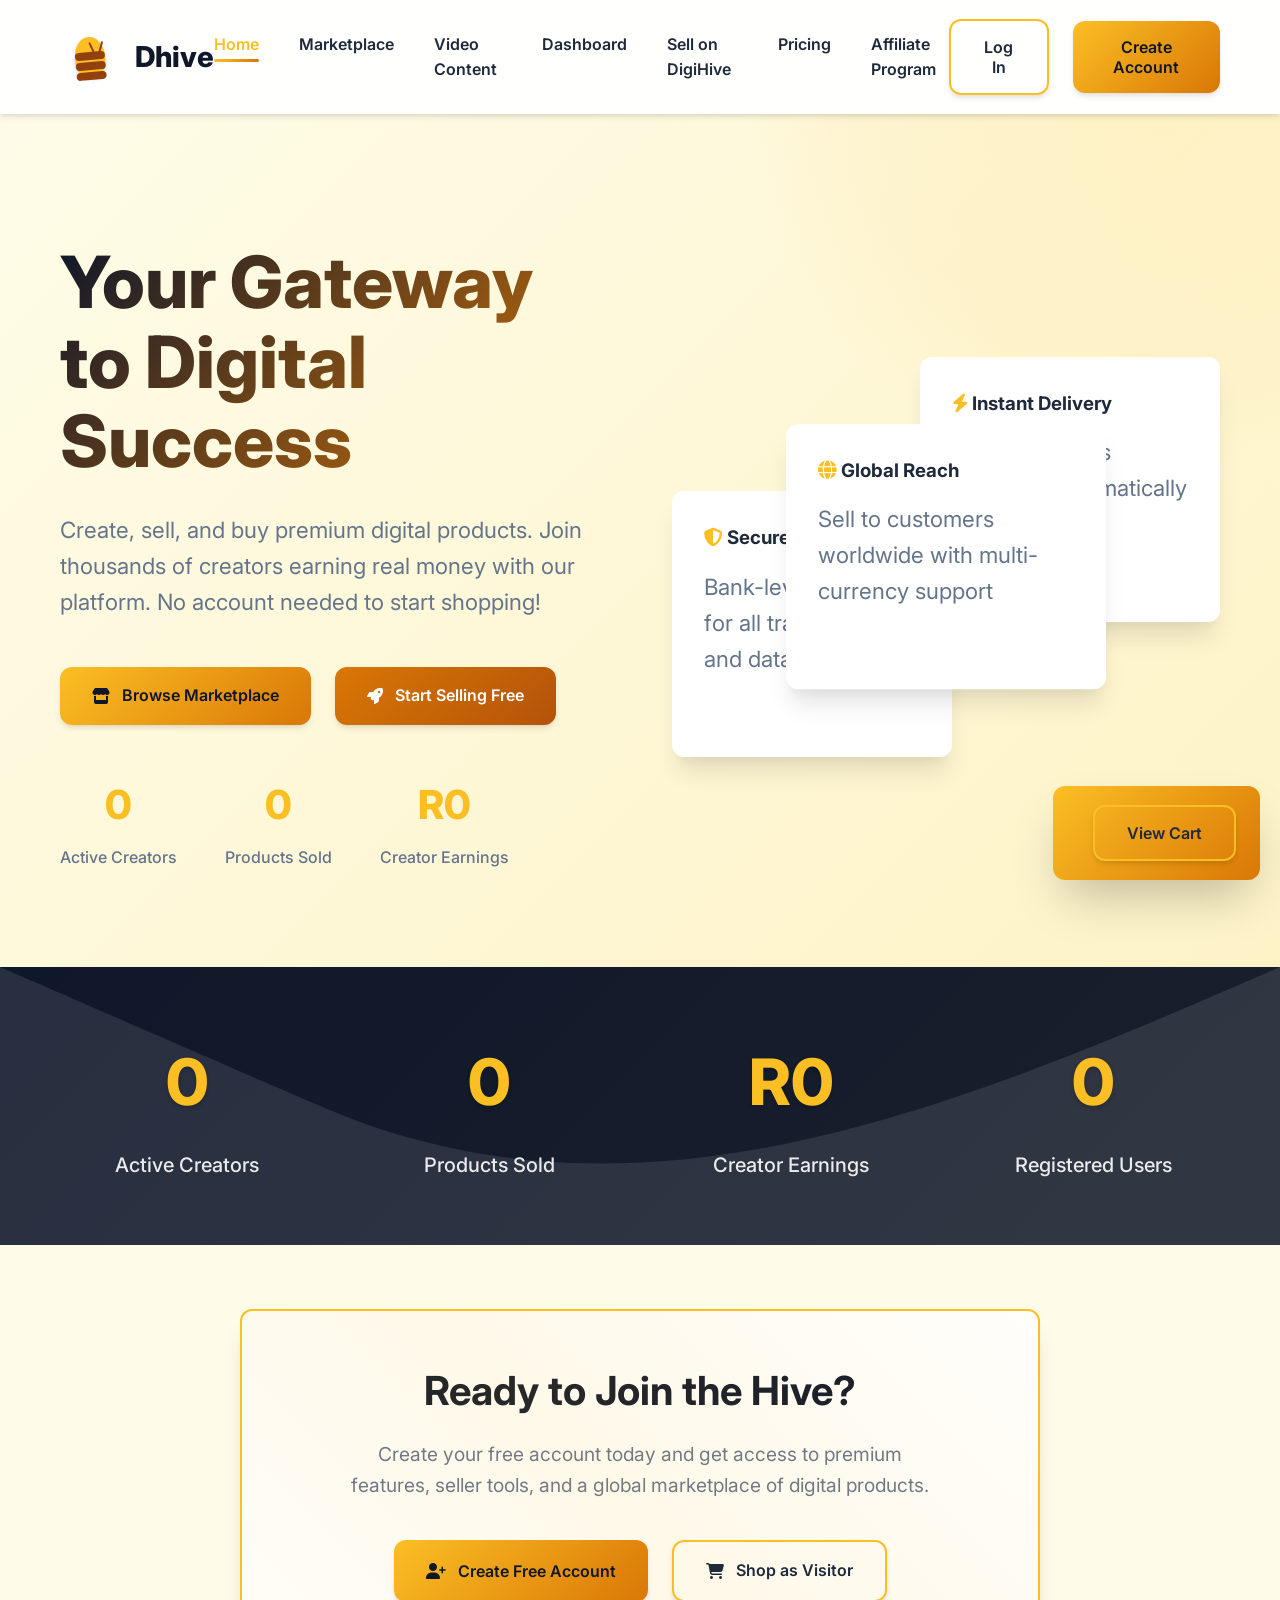
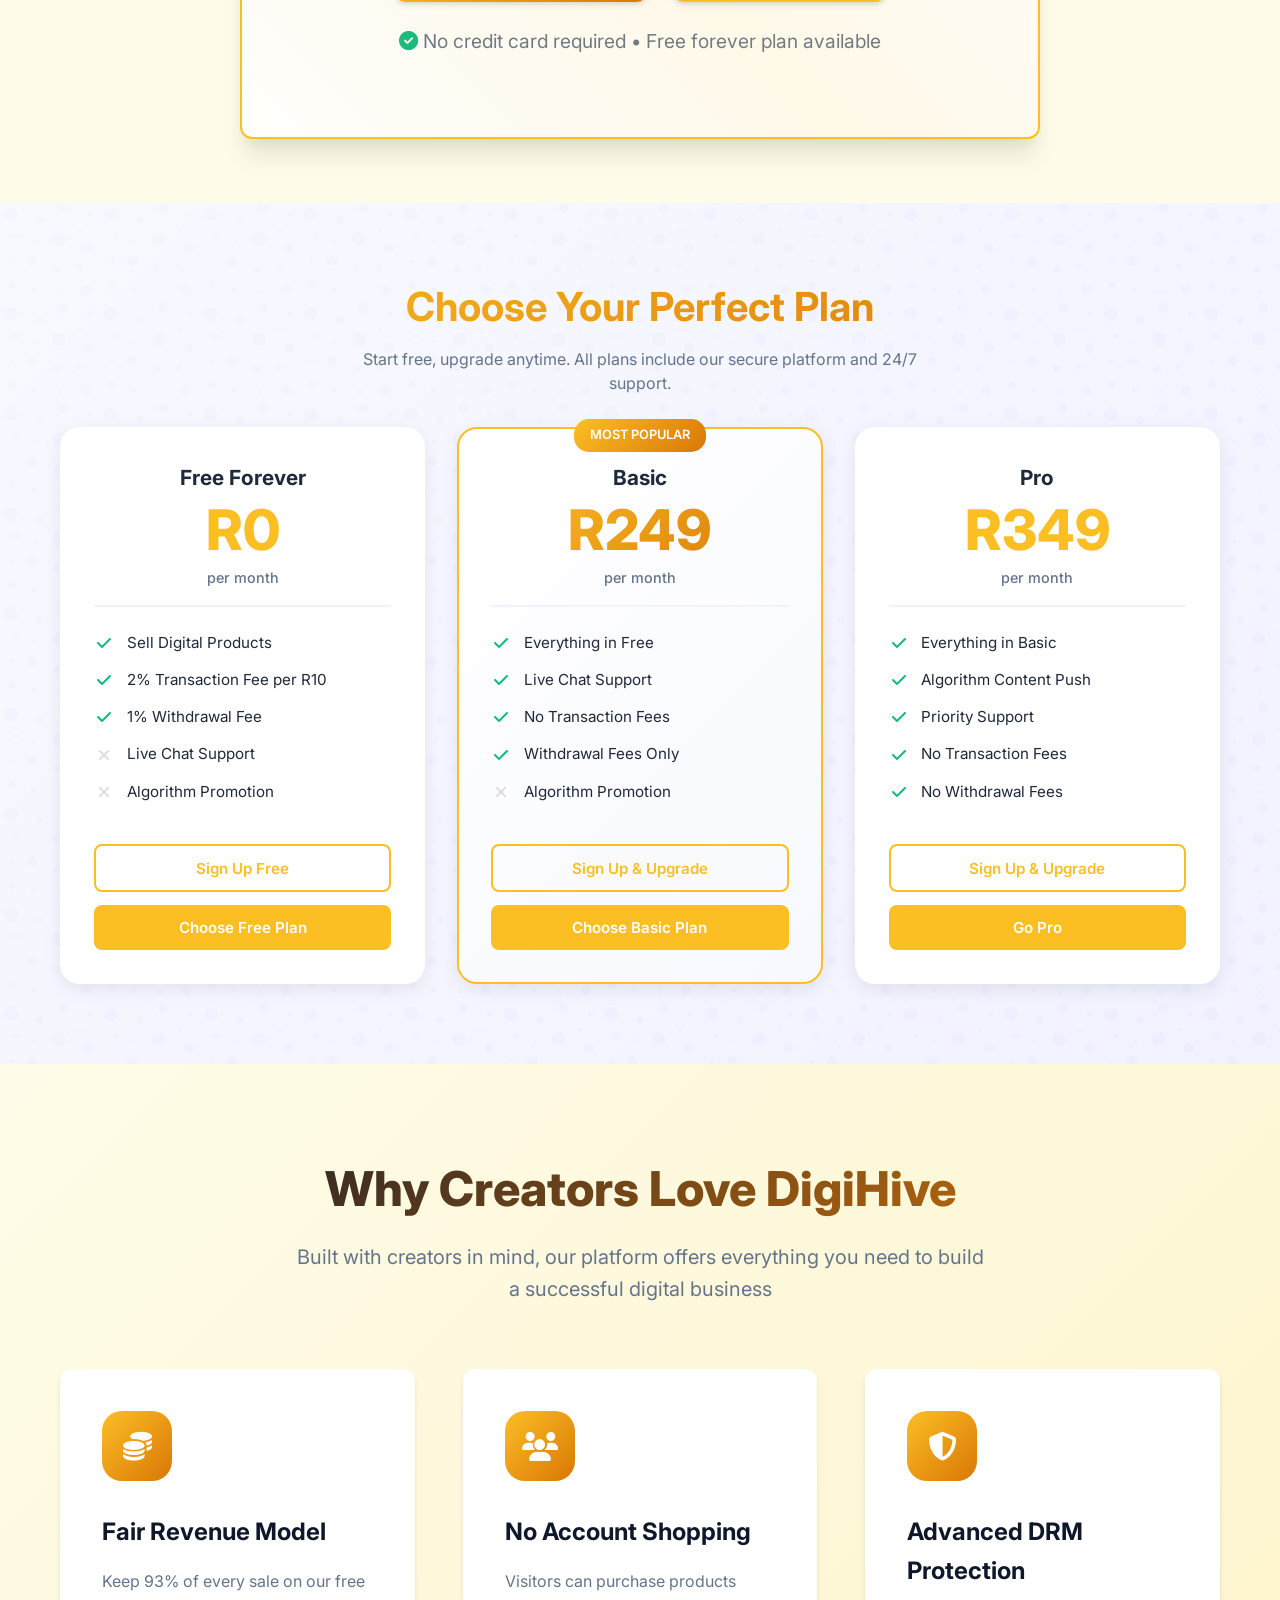
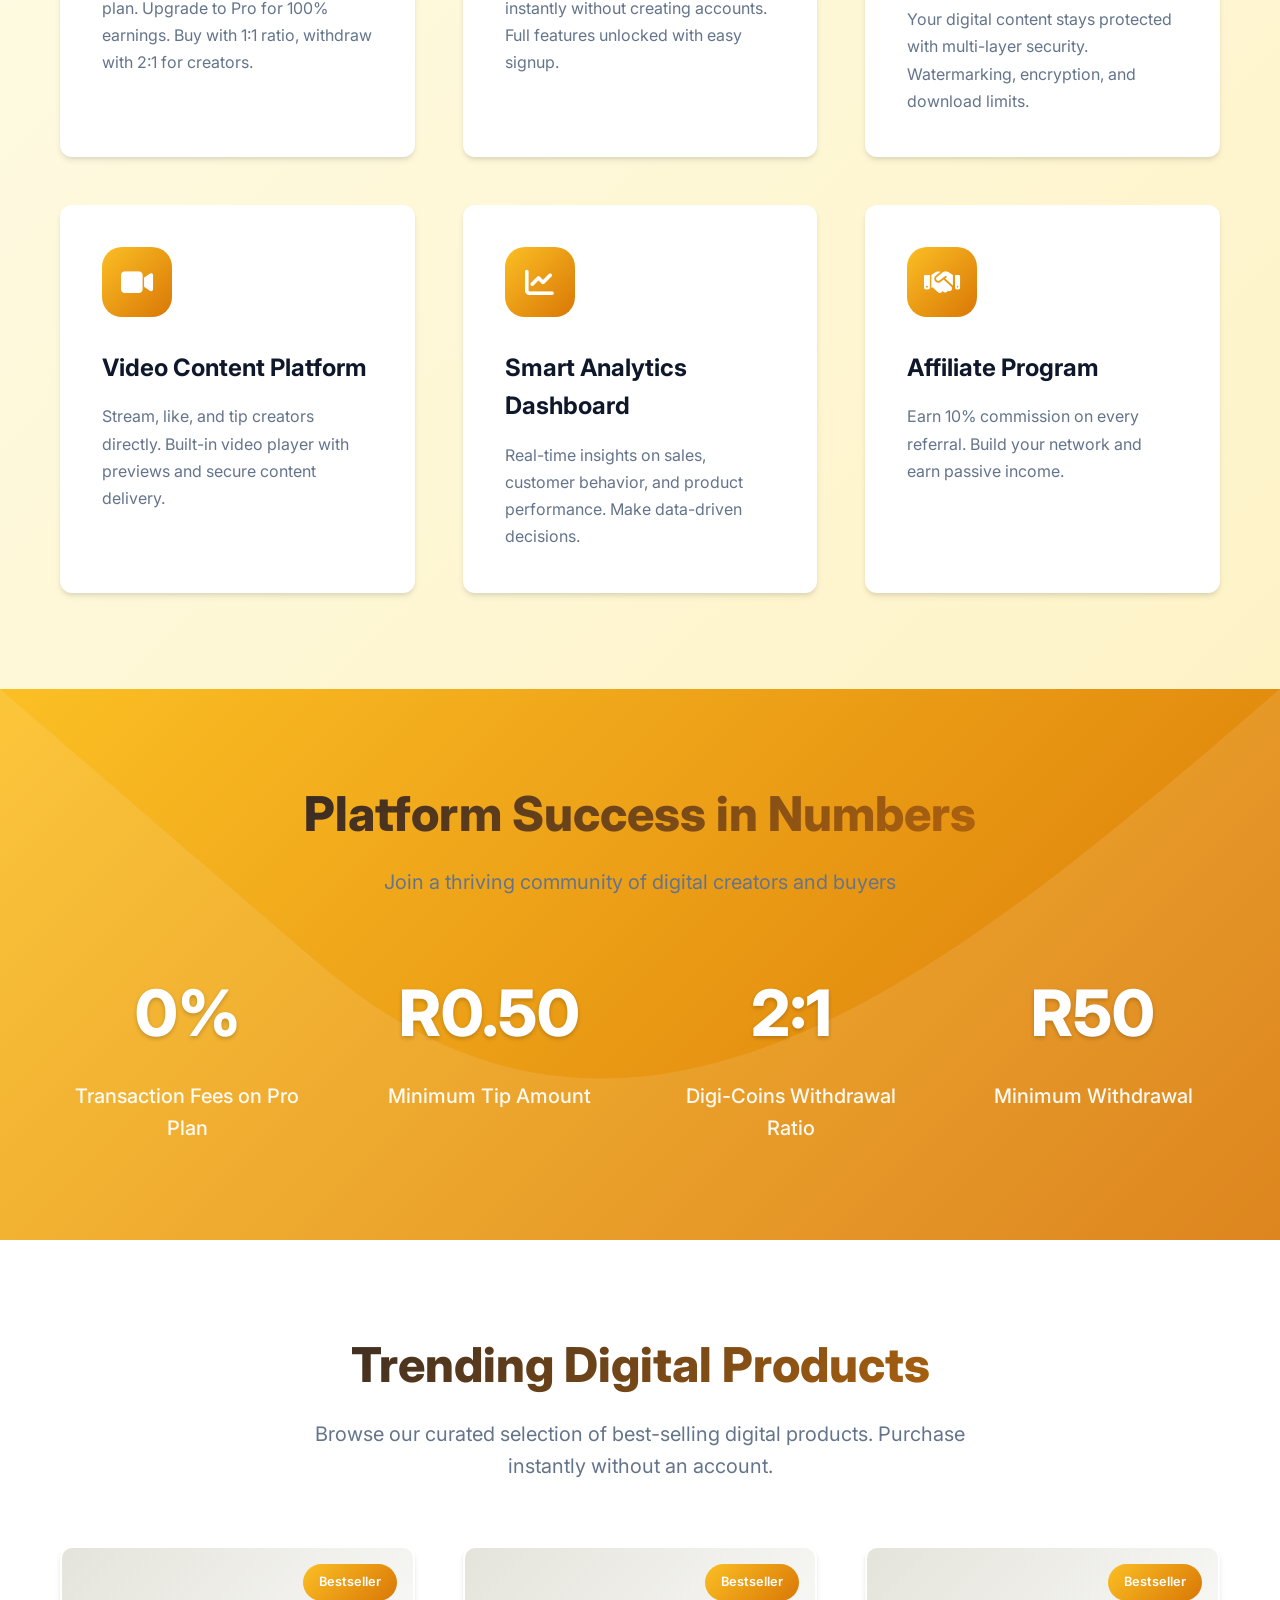
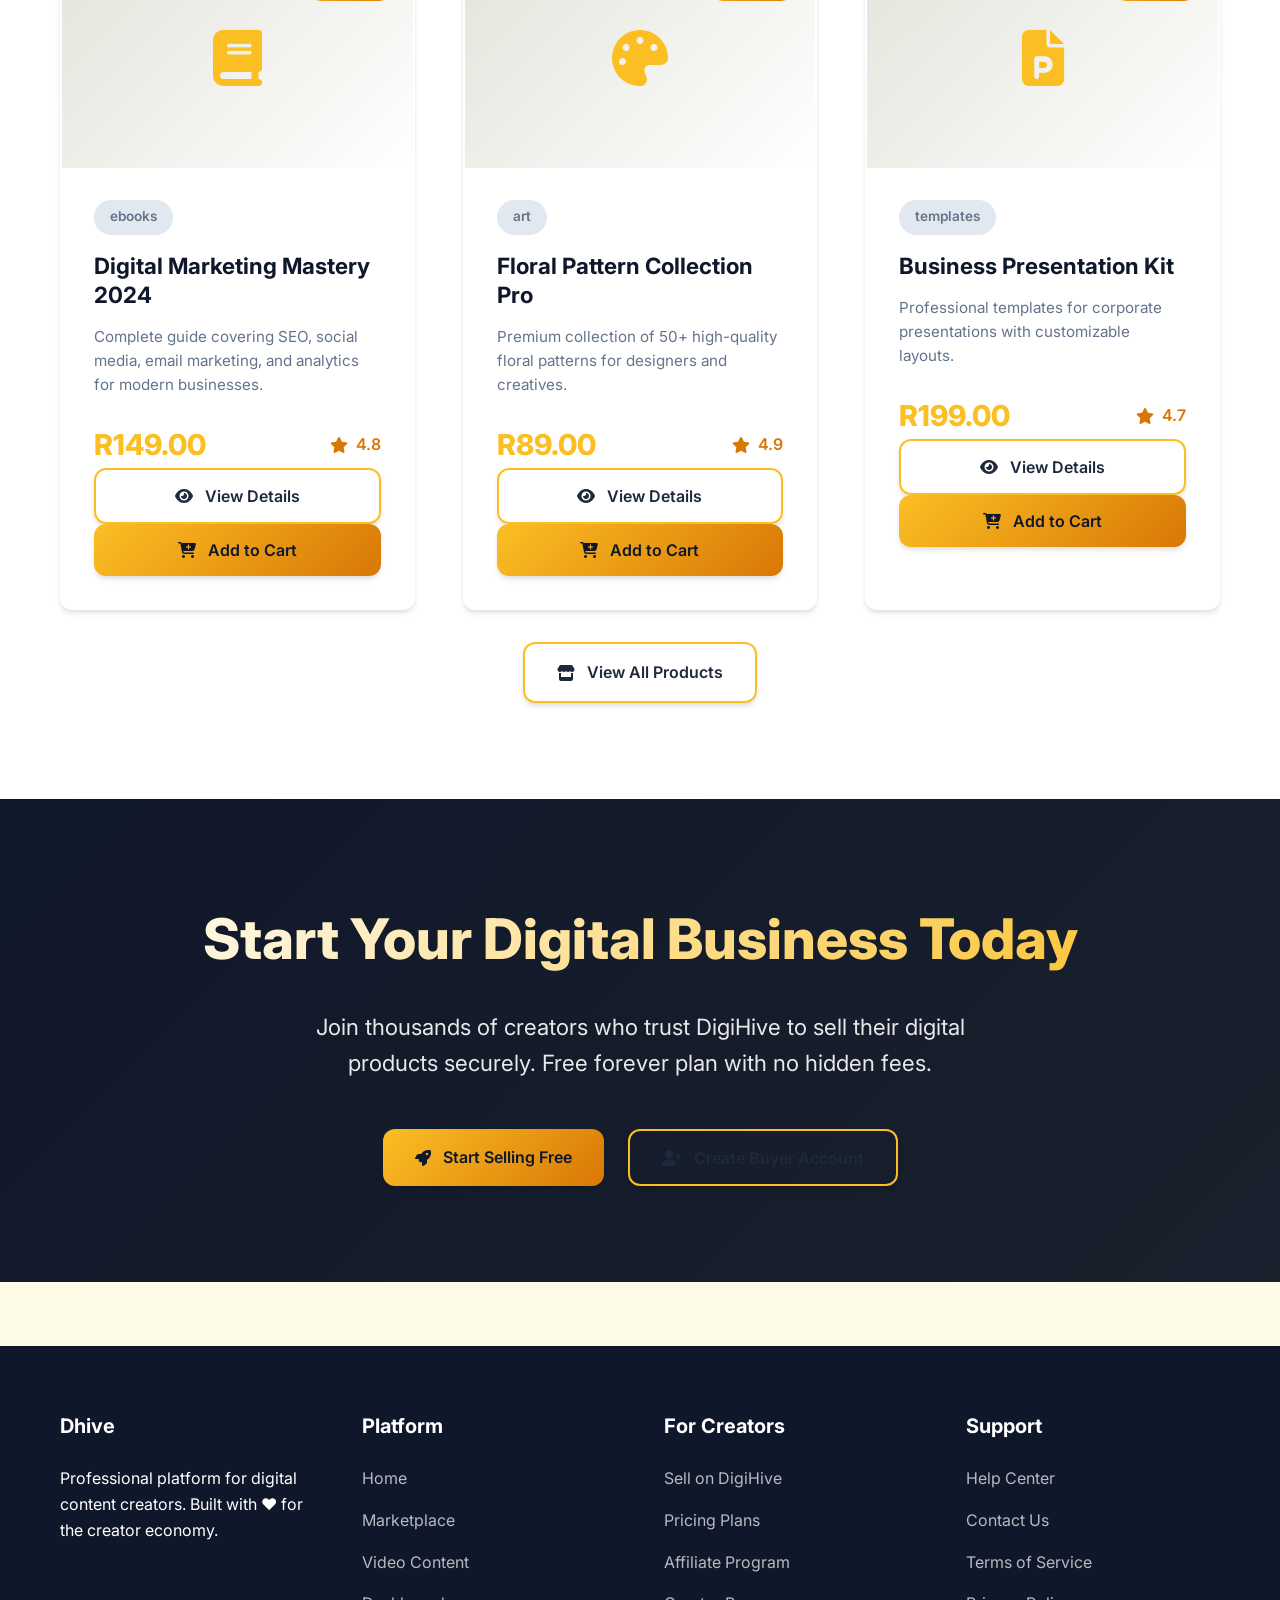
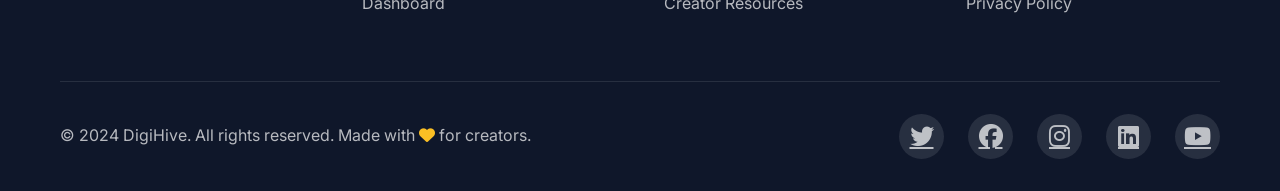
<file: index.html>
<!DOCTYPE html>
<html lang="en">
<head>
    <meta charset="UTF-8">
    <meta name="viewport" content="width=device-width, initial-scale=1.0">
    <title>Dhive - Professional Platform for Digital Products</title>
    <link rel="stylesheet" href="https://cdnjs.cloudflare.com/ajax/libs/font-awesome/6.4.0/css/all.min.css">
    <link href="https://fonts.googleapis.com/css2?family=Inter:wght@300;400;500;600;700;800&display=swap" rel="stylesheet">
    <link rel="stylesheet" href="styles.css">
    <link rel="stylesheet" href="mobile.css" media="screen and (max-width: 768px)">
    <link rel="stylesheet" href="desktop.css" media="screen and (min-width: 769px)">
    <link rel="icon" type="image/x-icon" href="assets/favicon.ico">
    <style>
        /* Additional styles for pricing section */
        .plans-section {
            padding: 3rem 0;
            background: linear-gradient(135deg, #f8f9ff 0%, #f0f2ff 100%);
            position: relative;
            overflow: hidden;
        }
        
        .plans-section .container {
            position: relative;
            z-index: 2;
        }
        
        .plans-section .section-header {
            text-align: center;
            margin-bottom: 2rem;
            padding: 0 1rem;
        }
        
        .plans-section .section-header h2 {
            font-size: 1.8rem;
            font-weight: 700;
            color: var(--dark);
            margin-bottom: 1rem;
            background: linear-gradient(135deg, var(--primary) 0%, var(--accent) 100%);
            -webkit-background-clip: text;
            -webkit-text-fill-color: transparent;
        }
        
        .plans-section .section-header p {
            font-size: 1rem;
            color: var(--gray);
            max-width: 600px;
            margin: 0 auto;
            line-height: 1.5;
        }
        
        .plans-grid {
            display: grid;
            grid-template-columns: 1fr;
            gap: 1.5rem;
            margin-top: 2rem;
            padding: 0 1rem;
        }
        
        .plan-card {
            background: white;
            border-radius: 15px;
            padding: 1.5rem;
            box-shadow: 0 5px 20px rgba(0, 0, 0, 0.08);
            border: 2px solid transparent;
            transition: all 0.3s ease;
            position: relative;
            display: flex;
            flex-direction: column;
            height: 100%;
        }
        
        .plan-card:hover {
            transform: translateY(-5px);
            box-shadow: 0 10px 30px rgba(0, 0, 0, 0.12);
            border-color: var(--primary-light);
        }
        
        .plan-card.popular {
            border-color: var(--primary);
            background: linear-gradient(135deg, #ffffff 0%, #f8f9ff 100%);
            position: relative;
        }
        
        .plan-badge {
            position: absolute;
            top: -10px;
            left: 50%;
            transform: translateX(-50%);
            background: linear-gradient(135deg, var(--primary) 0%, var(--accent) 100%);
            color: white;
            padding: 0.4rem 1rem;
            border-radius: 15px;
            font-size: 0.8rem;
            font-weight: 600;
            white-space: nowrap;
        }
        
        .plan-header {
            text-align: center;
            margin-bottom: 1.5rem;
            padding-bottom: 1rem;
            border-bottom: 2px solid #f0f2ff;
        }
        
        .plan-name {
            font-size: 1.3rem;
            font-weight: 700;
            color: var(--dark);
            margin-bottom: 0.5rem;
        }
        
        .plan-price {
            font-size: 2.5rem;
            font-weight: 800;
            color: var(--primary);
            line-height: 1;
            margin: 0.5rem 0;
        }
        
        .plan-card.popular .plan-price {
            background: linear-gradient(135deg, var(--primary) 0%, var(--accent) 100%);
            -webkit-background-clip: text;
            -webkit-text-fill-color: transparent;
        }
        
        .plan-period {
            color: var(--gray);
            font-size: 0.9rem;
            font-weight: 500;
        }
        
        .plan-features {
            list-style: none;
            padding: 0;
            margin: 0 0 1.5rem 0;
            flex-grow: 1;
        }
        
        .plan-features li {
            display: flex;
            align-items: center;
            margin-bottom: 0.8rem;
            font-size: 0.95rem;
            color: var(--dark);
        }
        
        .plan-features i {
            margin-right: 0.8rem;
            font-size: 1rem;
            width: 20px;
            text-align: center;
        }
        
        .plan-features i.fa-check {
            color: var(--success);
        }
        
        .plan-features i.fa-times.disabled {
            color: #ddd;
        }
        
        .plan-features li:last-child {
            margin-bottom: 0;
        }
        
        .plan-signup-options {
            display: grid;
            grid-template-columns: 1fr;
            gap: 0.8rem;
            margin-top: 1rem;
        }
        
        .plan-signup-btn {
            padding: 0.8rem;
            font-weight: 600;
            border-radius: 8px;
            text-align: center;
            cursor: pointer;
            transition: all 0.3s ease;
            font-size: 0.95rem;
            border: none;
            width: 100%;
        }
        
        .plan-signup-btn.primary {
            background: var(--primary);
            color: white;
        }
        
        .plan-signup-btn.secondary {
            background: transparent;
            color: var(--primary);
            border: 2px solid var(--primary);
        }
        
        .plan-signup-btn:hover {
            transform: translateY(-2px);
            box-shadow: 0 4px 12px rgba(0, 0, 0, 0.1);
        }
        
        /* Mobile Navigation Styles */
        .mobile-nav {
            display: none;
            position: fixed;
            top: 0;
            left: 0;
            right: 0;
            bottom: 0;
            background: white;
            z-index: 1000;
            padding: 5rem 1.5rem 2rem;
            overflow-y: auto;
            transform: translateX(-100%);
            transition: transform 0.3s ease;
        }
        
        .mobile-nav.active {
            display: block;
            transform: translateX(0);
        }
        
        .mobile-nav-links {
            list-style: none;
            padding: 0;
            margin: 0;
        }
        
        .mobile-nav-links li {
            margin-bottom: 1rem;
        }
        
        .mobile-nav-links a {
            display: block;
            padding: 1rem;
            color: var(--dark);
            text-decoration: none;
            font-size: 1.1rem;
            font-weight: 500;
            border-radius: 8px;
            transition: all 0.3s ease;
        }
        
        .mobile-nav-links a:hover {
            background: var(--primary-light);
            color: var(--primary);
        }
        
        .mobile-nav-links a.active {
            background: var(--primary);
            color: white;
        }
        
        /* Mobile Menu Button */
        .mobile-menu-btn {
            display: none;
            background: none;
            border: none;
            color: var(--dark);
            font-size: 1.5rem;
            cursor: pointer;
            padding: 0.5rem;
            z-index: 1001;
        }
        
        .mobile-menu-btn:hover {
            color: var(--primary);
        }
        
        /* Mobile Menu Close Button */
        .mobile-nav-close {
            position: absolute;
            top: 1rem;
            right: 1rem;
            background: none;
            border: none;
            color: var(--dark);
            font-size: 1.5rem;
            cursor: pointer;
            padding: 0.5rem;
        }
        
        /* Mobile Responsive Adjustments */
        @media (max-width: 768px) {
            .mobile-menu-btn {
                display: block;
            }
            
            .nav-links {
                display: none;
            }
            
            .nav-actions {
                display: flex;
                gap: 0.5rem;
                align-items: center;
            }
            
            .nav-actions .btn {
                padding: 0.5rem 1rem;
                font-size: 0.9rem;
            }
            
            .hero-content {
                flex-direction: column;
            }
            
            .hero-text, .hero-image {
                width: 100%;
            }
            
            .hero-stats {
                flex-direction: column;
                gap: 1rem;
            }
            
            .hero-actions {
                flex-direction: column;
                gap: 1rem;
            }
            
            .visitor-signup {
                padding: 1.5rem;
                margin: 1rem;
            }
            
            .features-grid, .stats-grid {
                grid-template-columns: 1fr;
                gap: 1rem;
            }
            
            .counter-section .counters-container {
                grid-template-columns: repeat(2, 1fr);
                gap: 1rem;
            }
            
            .products-grid {
                grid-template-columns: repeat(auto-fill, minmax(250px, 1fr));
                gap: 1rem;
            }
            
            .footer-content {
                grid-template-columns: 1fr;
                gap: 2rem;
            }
            
            .footer-bottom {
                flex-direction: column;
                gap: 1rem;
                text-align: center;
            }
        }
        
        @media (min-width: 769px) {
            .mobile-nav {
                display: none !important;
            }
            
            .plans-grid {
                grid-template-columns: repeat(3, 1fr);
                gap: 2rem;
                padding: 0;
            }
            
            .plan-card {
                padding: 2rem;
                border-radius: 20px;
            }
            
            .plans-section {
                padding: 5rem 0;
            }
            
            .plans-section .section-header h2 {
                font-size: 2.5rem;
            }
            
            .plan-price {
                font-size: 3.5rem;
            }
        }
        
        /* Mobile Overlay */
        .mobile-nav-overlay {
            display: none;
            position: fixed;
            top: 0;
            left: 0;
            right: 0;
            bottom: 0;
            background: rgba(0, 0, 0, 0.5);
            z-index: 999;
            opacity: 0;
            transition: opacity 0.3s ease;
        }
        
        .mobile-nav-overlay.active {
            display: block;
            opacity: 1;
        }
        
        /* Add some decorative elements */
        .plans-section::before {
            content: '';
            position: absolute;
            top: 0;
            left: 0;
            right: 0;
            bottom: 0;
            background: url("data:image/svg+xml,%3Csvg width='100' height='100' viewBox='0 0 100 100' xmlns='http://www.w3.org/2000/svg'%3E%3Cpath d='M11 18c3.866 0 7-3.134 7-7s-3.134-7-7-7-7 3.134-7 7 3.134 7 7 7zm48 25c3.866 0 7-3.134 7-7s-3.134-7-7-7-7 3.134-7 7 3.134 7 7 7zm-43-7c1.657 0 3-1.343 3-3s-1.343-3-3-3-3 1.343-3 3 1.343 3 3 3zm63 31c1.657 0 3-1.343 3-3s-1.343-3-3-3-3 1.343-3 3 1.343 3 3 3zM34 90c1.657 0 3-1.343 3-3s-1.343-3-3-3-3 1.343-3 3 1.343 3 3 3zm56-76c1.657 0 3-1.343 3-3s-1.343-3-3-3-3 1.343-3 3 1.343 3 3 3zM12 86c2.21 0 4-1.79 4-4s-1.79-4-4-4-4 1.79-4 4 1.79 4 4 4zm28-65c2.21 0 4-1.79 4-4s-1.79-4-4-4-4 1.79-4 4 1.79 4 4 4zm23-11c2.76 0 5-2.24 5-5s-2.24-5-5-5-5 2.24-5 5 2.24 5 5 5zm-6 60c2.21 0 4-1.79 4-4s-1.79-4-4-4-4 1.79-4 4 1.79 4 4 4zm29 22c2.76 0 5-2.24 5-5s-2.24-5-5-5-5 2.24-5 5 2.24 5 5 5zM32 63c2.76 0 5-2.24 5-5s-2.24-5-5-5-5 2.24-5 5 2.24 5 5 5zm57-13c2.76 0 5-2.24 5-5s-2.24-5-5-5-5 2.24-5 5 2.24 5 5 5zm-9-21c1.105 0 2-.895 2-2s-.895-2-2-2-2 .895-2 2 .895 2 2 2zM60 91c1.105 0 2-.895 2-2s-.895-2-2-2-2 .895-2 2 .895 2 2 2zM35 41c1.105 0 2-.895 2-2s-.895-2-2-2-2 .895-2 2 .895 2 2 2zM12 60c1.105 0 2-.895 2-2s-.895-2-2-2-2 .895-2 2 .895 2 2 2z' fill='%236c63ff' fill-opacity='0.05' fill-rule='evenodd'/%3E%3C/svg%3E");
            opacity: 0.5;
        }
        
        /* Modal adjustments for mobile */
        .modal-content {
            max-height: 90vh;
            overflow-y: auto;
            margin: 1rem;
            width: calc(100% - 2rem);
        }
        
        @media (max-width: 768px) {
            .modal-content {
                padding: 1.5rem;
            }
            
            .verification-code {
                gap: 0.5rem;
            }
            
            .verification-input {
                width: 40px;
                height: 50px;
                font-size: 1.2rem;
            }
        }
    </style>
</head>
<body>
    <!-- Navigation -->
    <header id="header">
        <div class="container">
            <nav>
                <a href="index.html" class="logo">
                    <div class="bee-logo-container">
                        <div class="bee-logo-animated">
                            <div class="bee-wings">
                                <div class="wing wing-left"></div>
                                <div class="wing wing-right"></div>
                            </div>
                            <div class="bee-body">
                                <div class="bee-stripe stripe-1"></div>
                                <div class="bee-stripe stripe-2"></div>
                                <div class="bee-stripe stripe-3"></div>
                                <div class="bee-antennas">
                                    <div class="antenna antenna-left"></div>
                                    <div class="antenna antenna-right"></div>
                                </div>
                            </div>
                        </div>
                    </div>
                    Dhive<span></span>
                </a>
                
                <!-- Mobile Menu Button -->
                <button class="mobile-menu-btn" id="mobileMenuBtn" aria-label="Open menu">
                    <i class="fas fa-bars"></i>
                </button>
                
                <!-- Desktop Navigation -->
                <ul class="nav-links" id="desktopNav">
                    <li><a href="index.html" class="active">Home</a></li>
                    <li><a href="marketplace.html">Marketplace</a></li>
                    <li><a href="videos.html">Video Content</a></li>
                    <li><a href="dashboard.html">Dashboard</a></li>
                    <li><a href="seller.html">Sell on DigiHive</a></li>
                    <li><a href="plans.html">Pricing</a></li>
                    <li><a href="affiliate.html">Affiliate Program</a></li>
                </ul>
                
                <div class="nav-actions" id="navActions">
                    <div class="user-wallet" id="userWallet" style="display: none;">
                        <i class="fas fa-wallet"></i>
                        <span id="walletBalance">0 Coins</span>
                    </div>
                    <button class="btn btn-outline" id="loginBtn">Log In</button>
                    <button class="btn" id="signupBtn">Create Account</button>
                </div>
            </nav>
        </div>
    </header>

    <!-- Mobile Navigation Menu -->
    <div class="mobile-nav-overlay" id="mobileNavOverlay"></div>
    <div class="mobile-nav" id="mobileNav">
        <button class="mobile-nav-close" id="mobileNavClose" aria-label="Close menu">
            <i class="fas fa-times"></i>
        </button>
        <ul class="mobile-nav-links">
            <li><a href="index.html" class="active" onclick="toggleMobileMenu()">Home</a></li>
            <li><a href="marketplace.html" onclick="toggleMobileMenu()">Marketplace</a></li>
            <li><a href="videos.html" onclick="toggleMobileMenu()">Video Content</a></li>
            <li><a href="dashboard.html" onclick="toggleMobileMenu()">Dashboard</a></li>
            <li><a href="seller.html" onclick="toggleMobileMenu()">Sell on DigiHive</a></li>
            <li><a href="plans.html" onclick="toggleMobileMenu()">Pricing</a></li>
            <li><a href="profile.html" onclick="toggleMobileMenu()">My Profile</a></li>
            <li><a href="affiliate.html" onclick="toggleMobileMenu()">Affiliate</a></li>
            <li><a href="terms.html" onclick="toggleMobileMenu()">Terms</a></li>
        </ul>
        <div class="mobile-nav-actions">
            <button class="btn btn-outline w-100" onclick="openModal('loginModal'); toggleMobileMenu()">
                Log In
            </button>
            <button class="btn w-100" onclick="openModal('signupModal'); toggleMobileMenu()">
                Create Account
            </button>
        </div>
    </div>

    <!-- Rest of your HTML content remains the same -->
    <!-- Hero Section -->
    <section class="hero">
        <div class="container">
            <div class="hero-content">
                <div class="hero-text">
                    <h1>Your Gateway to Digital Success</h1>
                    <p>Create, sell, and buy premium digital products. Join thousands of creators earning real money with our platform. No account needed to start shopping!</p>
                    <div class="hero-actions">
                        <a href="marketplace.html" class="btn">
                            <i class="fas fa-store"></i> Browse Marketplace
                        </a>
                        <a href="seller.html" class="btn btn-accent">
                            <i class="fas fa-rocket"></i> Start Selling Free
                        </a>
                    </div>
                    <div class="hero-stats">
                        <div class="stat-item">
                            <div class="stat-number" id="creatorsCount">0</div>
                            <div class="stat-label">Active Creators</div>
                        </div>
                        <div class="stat-item">
                            <div class="stat-number" id="productsCount">0</div>
                            <div class="stat-label">Products Sold</div>
                        </div>
                        <div class="stat-item">
                            <div class="stat-number" id="earningsCount">R0</div>
                            <div class="stat-label">Creator Earnings</div>
                        </div>
                    </div>
                </div>
                <div class="hero-image">
                    <div class="floating-cards">
                        <div class="card card-1">
                            <h3><i class="fas fa-bolt" style="color: var(--primary);"></i> Instant Delivery</h3>
                            <p style="color: var(--gray); margin-top: 1rem;">Digital products delivered automatically after purchase</p>
                        </div>
                        <div class="card card-2">
                            <h3><i class="fas fa-shield-alt" style="color: var(--primary);"></i> Secure Platform</h3>
                            <p style="color: var(--gray); margin-top: 1rem;">Bank-level security for all transactions and data</p>
                        </div>
                        <div class="card card-3">
                            <h3><i class="fas fa-globe" style="color: var(--primary);"></i> Global Reach</h3>
                            <p style="color: var(--gray); margin-top: 1rem;">Sell to customers worldwide with multi-currency support</p>
                        </div>
                    </div>
                </div>
            </div>
        </div>
    </section>

    <!-- Real-time Counters -->
    <section class="counter-section">
        <div class="container">
            <div class="counters-container">
                <div class="counter-item" id="creatorsCounter">
                    <span class="counter-value" id="creatorsCountBig">0</span>
                    <div class="counter-label">Active Creators</div>
                </div>
                <div class="counter-item" id="productsCounter">
                    <span class="counter-value" id="productsCountBig">0</span>
                    <div class="counter-label">Products Sold</div>
                </div>
                <div class="counter-item" id="earningsCounter">
                    <span class="counter-value" id="earningsCountBig">R0</span>
                    <div class="counter-label">Creator Earnings</div>
                </div>
                <div class="counter-item" id="usersCounter">
                    <span class="counter-value" id="usersCount">0</span>
                    <div class="counter-label">Registered Users</div>
                </div>
            </div>
        </div>
    </section>

    <!-- Interactive Visitor Signup -->
    <div class="container">
        <div class="visitor-signup">
            <h2>Ready to Join the Hive?</h2>
            <p>Create your free account today and get access to premium features, seller tools, and a global marketplace of digital products.</p>
            <div class="visitor-actions">
                <button class="btn" id="signupTrigger">
                    <i class="fas fa-user-plus"></i> Create Free Account
                </button>
                <a href="marketplace.html" class="btn btn-outline">
                    <i class="fas fa-shopping-cart"></i> Shop as Visitor
                </a>
            </div>
            <p class="visitor-note">
                <i class="fas fa-check-circle" style="color: var(--success);"></i> No credit card required • Free forever plan available
            </p>
        </div>
    </div>

    <!-- Pricing Plans Section -->
    <section class="plans-section">
        <div class="container">
            <div class="section-header">
                <h2>Choose Your Perfect Plan</h2>
                <p>Start free, upgrade anytime. All plans include our secure platform and 24/7 support.</p>
            </div>
            
            <div class="plans-grid">
                <!-- Free Plan -->
                <div class="plan-card">
                    <div class="plan-header">
                        <h3 class="plan-name">Free Forever</h3>
                        <div class="plan-price">R0</div>
                        <div class="plan-period">per month</div>
                    </div>
                    <ul class="plan-features">
                        <li><i class="fas fa-check"></i> Sell Digital Products</li>
                        <li><i class="fas fa-check"></i> 2% Transaction Fee per R10</li>
                        <li><i class="fas fa-check"></i> 1% Withdrawal Fee</li>
                        <li><i class="fas fa-times disabled"></i> Live Chat Support</li>
                        <li><i class="fas fa-times disabled"></i> Algorithm Promotion</li>
                    </ul>
                    <div class="plan-signup-options">
                        <button class="plan-signup-btn secondary" onclick="openModal('signupModal')">
                            Sign Up Free
                        </button>
                        <button class="plan-signup-btn primary" onclick="selectPlan('free')">
                            Choose Free Plan
                        </button>
                    </div>
                </div>

                <!-- Basic Plan -->
                <div class="plan-card popular">
                    <div class="plan-badge">MOST POPULAR</div>
                    <div class="plan-header">
                        <h3 class="plan-name">Basic</h3>
                        <div class="plan-price">R249</div>
                        <div class="plan-period">per month</div>
                    </div>
                    <ul class="plan-features">
                        <li><i class="fas fa-check"></i> Everything in Free</li>
                        <li><i class="fas fa-check"></i> Live Chat Support</li>
                        <li><i class="fas fa-check"></i> No Transaction Fees</li>
                        <li><i class="fas fa-check"></i> Withdrawal Fees Only</li>
                        <li><i class="fas fa-times disabled"></i> Algorithm Promotion</li>
                    </ul>
                    <div class="plan-signup-options">
                        <button class="plan-signup-btn secondary" onclick="openModal('signupModal')">
                            Sign Up & Upgrade
                        </button>
                        <button class="plan-signup-btn primary" onclick="selectPlan('basic')">
                            Choose Basic Plan
                        </button>
                    </div>
                </div>

                <!-- Pro Plan -->
                <div class="plan-card">
                    <div class="plan-header">
                        <h3 class="plan-name">Pro</h3>
                        <div class="plan-price">R349</div>
                        <div class="plan-period">per month</div>
                    </div>
                    <ul class="plan-features">
                        <li><i class="fas fa-check"></i> Everything in Basic</li>
                        <li><i class="fas fa-check"></i> Algorithm Content Push</li>
                        <li><i class="fas fa-check"></i> Priority Support</li>
                        <li><i class="fas fa-check"></i> No Transaction Fees</li>
                        <li><i class="fas fa-check"></i> No Withdrawal Fees</li>
                    </ul>
                    <div class="plan-signup-options">
                        <button class="plan-signup-btn secondary" onclick="openModal('signupModal')">
                            Sign Up & Upgrade
                        </button>
                        <button class="plan-signup-btn primary" onclick="selectPlan('pro')">
                            Go Pro
                        </button>
                    </div>
                </div>
            </div>
        </div>
    </section>

    <!-- Features Section -->
    <section class="features">
        <div class="container">
            <div class="section-header">
                <h2>Why Creators Love DigiHive</h2>
                <p>Built with creators in mind, our platform offers everything you need to build a successful digital business</p>
            </div>
            <div class="features-grid">
                <div class="feature-card">
                    <div class="feature-icon">
                        <i class="fas fa-coins"></i>
                    </div>
                    <h3>Fair Revenue Model</h3>
                    <p>Keep 93% of every sale on our free plan. Upgrade to Pro for 100% earnings. Buy with 1:1 ratio, withdraw with 2:1 for creators.</p>
                </div>
                <div class="feature-card">
                    <div class="feature-icon">
                        <i class="fas fa-users"></i>
                    </div>
                    <h3>No Account Shopping</h3>
                    <p>Visitors can purchase products instantly without creating accounts. Full features unlocked with easy signup.</p>
                </div>
                <div class="feature-card">
                    <div class="feature-icon">
                        <i class="fas fa-shield-alt"></i>
                    </div>
                    <h3>Advanced DRM Protection</h3>
                    <p>Your digital content stays protected with multi-layer security. Watermarking, encryption, and download limits.</p>
                </div>
                <div class="feature-card">
                    <div class="feature-icon">
                        <i class="fas fa-video"></i>
                    </div>
                    <h3>Video Content Platform</h3>
                    <p>Stream, like, and tip creators directly. Built-in video player with previews and secure content delivery.</p>
                </div>
                <div class="feature-card">
                    <div class="feature-icon">
                        <i class="fas fa-chart-line"></i>
                    </div>
                    <h3>Smart Analytics Dashboard</h3>
                    <p>Real-time insights on sales, customer behavior, and product performance. Make data-driven decisions.</p>
                </div>
                <div class="feature-card">
                    <div class="feature-icon">
                        <i class="fas fa-handshake"></i>
                    </div>
                    <h3>Affiliate Program</h3>
                    <p>Earn 10% commission on every referral. Build your network and earn passive income.</p>
                </div>
            </div>
        </div>
    </section>

    <!-- Stats Section -->
    <section class="stats">
        <div class="container">
            <div class="stats-content">
                <div class="section-header" style="color: white;">
                    <h2>Platform Success in Numbers</h2>
                    <p>Join a thriving community of digital creators and buyers</p>
                </div>
                <div class="stats-grid">
                    <div class="stat-item-large">
                        <h3>0%</h3>
                        <p>Transaction Fees on Pro Plan</p>
                    </div>
                    <div class="stat-item-large">
                        <h3>R0.50</h3>
                        <p>Minimum Tip Amount</p>
                    </div>
                    <div class="stat-item-large">
                        <h3>2:1</h3>
                        <p>Digi-Coins Withdrawal Ratio</p>
                    </div>
                    <div class="stat-item-large">
                        <h3>R50</h3>
                        <p>Minimum Withdrawal</p>
                    </div>
                </div>
            </div>
        </div>
    </section>

    <!-- Featured Products Preview -->
    <section class="featured-products">
        <div class="container">
            <div class="section-header">
                <h2>Trending Digital Products</h2>
                <p>Browse our curated selection of best-selling digital products. Purchase instantly without an account.</p>
            </div>
            <div class="products-grid" id="featuredProducts">
                <!-- Featured products will be loaded by JavaScript -->
            </div>
            <div class="text-center mt-4">
                <a href="marketplace.html" class="btn btn-outline">
                    <i class="fas fa-store"></i> View All Products
                </a>
            </div>
        </div>
    </section>

    <!-- CTA Section -->
    <section class="cta">
        <div class="container">
            <div class="cta-content">
                <h2>Start Your Digital Business Today</h2>
                <p>Join thousands of creators who trust DigiHive to sell their digital products securely. Free forever plan with no hidden fees.</p>
                <div class="cta-actions">
                    <a href="seller.html" class="btn">
                        <i class="fas fa-rocket"></i> Start Selling Free
                    </a>
                    <button class="btn btn-outline" id="buyerSignup">
                        <i class="fas fa-user-plus"></i> Create Buyer Account
                    </button>
                </div>
            </div>
        </div>
    </section>

    <!-- Footer -->
    <footer>
        <div class="container">
            <div class="footer-content">
                <div class="footer-column">
                    <h3>Dhive</h3>
                    <p>Professional platform for digital content creators. Built with ❤️ for the creator economy.</p>
                </div>
                <div class="footer-column">
                    <h3>Platform</h3>
                    <ul class="footer-links">
                        <li><a href="index.html">Home</a></li>
                        <li><a href="marketplace.html">Marketplace</a></li>
                        <li><a href="videos.html">Video Content</a></li>
                        <li><a href="dashboard.html">Dashboard</a></li>
                    </ul>
                </div>
                <div class="footer-column">
                    <h3>For Creators</h3>
                    <ul class="footer-links">
                        <li><a href="seller.html">Sell on DigiHive</a></li>
                        <li><a href="plans.html">Pricing Plans</a></li>
                        <li><a href="affiliate.html">Affiliate Program</a></li>
                        <li><a href="#" id="creatorResources">Creator Resources</a></li>
                    </ul>
                </div>
                <div class="footer-column">
                    <h3>Support</h3>
                    <ul class="footer-links">
                        <li><a href="#" id="helpCenter">Help Center</a></li>
                        <li><a href="#" id="contactUs">Contact Us</a></li>
                        <li><a href="terms.html">Terms of Service</a></li>
                        <li><a href="#" id="privacyPolicy">Privacy Policy</a></li>
                    </ul>
                </div>
            </div>
            <div class="footer-bottom">
                <div class="copyright">
                    &copy; 2024 DigiHive. All rights reserved. Made with <i class="fas fa-heart" style="color: var(--primary);"></i> for creators.
                </div>
                <div class="social-links">
                    <a href="#"><i class="fab fa-twitter"></i></a>
                    <a href="#"><i class="fab fa-facebook"></i></a>
                    <a href="#"><i class="fab fa-instagram"></i></a>
                    <a href="#"><i class="fab fa-linkedin"></i></a>
                    <a href="#"><i class="fab fa-youtube"></i></a>
                </div>
            </div>
        </div>
    </footer>

    <!-- Modals -->
    <!-- Login Modal -->
    <div class="modal" id="loginModal">
        <div class="modal-content">
            <button class="modal-close" onclick="closeModal('loginModal')">&times;</button>
            <div class="modal-header">
                <h2>Welcome Back!</h2>
                <p>Log in to access your account and continue your journey</p>
            </div>
            <form id="loginForm">
                <button type="button" class="google-auth-btn" onclick="loginWithGoogle()">
                    <i class="fab fa-google"></i> Log in with Google
                </button>
                <div class="auth-divider">
                    <span>or log in with email</span>
                </div>
                <div class="form-group">
                    <label class="form-label">Email Address</label>
                    <input type="email" class="form-input" id="loginEmail" required>
                </div>
                <div class="form-group">
                    <label class="form-label">Password</label>
                    <input type="password" class="form-input" id="loginPassword" required>
                </div>
                <button type="submit" class="btn w-100">Log In</button>
                <div class="form-footer">
                    <p>Don't have an account? <a href="#" onclick="closeModal('loginModal'); openModal('signupModal')">Sign up here</a></p>
                    <p><a href="#" onclick="forgotPassword()">Forgot password?</a></p>
                </div>
            </form>
        </div>
    </div>

    <!-- Signup Modal -->
    <div class="modal" id="signupModal">
        <div class="modal-content">
            <button class="modal-close" onclick="closeModal('signupModal')">&times;</button>
            <div class="modal-header">
                <h2>Join the Hive!</h2>
                <p>Create your account and start your digital journey today</p>
            </div>
            <form id="signupForm">
                <button type="button" class="google-auth-btn" onclick="signupWithGoogle()">
                    <i class="fab fa-google"></i> Sign up with Google
                </button>
                <div class="auth-divider">
                    <span>or continue with email</span>
                </div>
                <div class="form-group">
                    <label class="form-label">Full Name *</label>
                    <input type="text" class="form-input" id="signupName" required>
                </div>
                <div class="form-group">
                    <label class="form-label">Email Address *</label>
                    <input type="email" class="form-input" id="signupEmail" required>
                </div>
                <div class="form-group">
                    <label class="form-label">Password *</label>
                    <input type="password" class="form-input" id="signupPassword" required>
                </div>
                <div class="form-group">
                    <label class="form-label">Account Type *</label>
                    <select class="form-input" id="accountType" required>
                        <option value="">Select account type</option>
                        <option value="buyer">Buyer Account (Purchase Only)</option>
                        <option value="seller">Seller Account (Sell Products)</option>
                        <option value="both">Both (Buyer & Seller)</option>
                    </select>
                </div>
                <div class="terms-acceptance">
                    <input type="checkbox" id="acceptTerms" required>
                    <label for="acceptTerms">I agree to the <a href="terms.html">Terms and Conditions</a></label>
                </div>
                <button type="submit" class="btn w-100">Create Account</button>
                <div class="form-footer">
                    <p>Already have an account? <a href="#" onclick="closeModal('signupModal'); openModal('loginModal')">Log in here</a></p>
                </div>
            </form>
        </div>
    </div>

    <!-- Plan Selection Modal -->
    <div class="modal" id="planSelectionModal">
        <div class="modal-content">
            <button class="modal-close" onclick="closeModal('planSelectionModal')">&times;</button>
            <div class="modal-header">
                <h2 id="selectedPlanTitle">Select Plan</h2>
                <p id="selectedPlanDescription">Choose how you want to proceed with this plan</p>
            </div>
            <div class="plan-confirmation">
                <div class="selected-plan-details">
                    <h3 id="planNameDisplay">Free Forever</h3>
                    <div class="plan-price-display" id="planPriceDisplay">R0 <span>/month</span></div>
                    <ul class="selected-plan-features" id="selectedPlanFeatures">
                        <li><i class="fas fa-check"></i> Sell Digital Products</li>
                        <li><i class="fas fa-check"></i> 2% Transaction Fee per R10</li>
                    </ul>
                </div>
                <div class="plan-action-buttons">
                    <button class="btn btn-outline w-100" onclick="openModal('signupModal'); closeModal('planSelectionModal')">
                        <i class="fas fa-user-plus"></i> Sign Up First
                    </button>
                    <button class="btn w-100" onclick="upgradeToPlan()" id="upgradePlanBtn">
                        <i class="fas fa-rocket"></i> Upgrade Now
                    </button>
                </div>
                <p class="plan-note">
                    <i class="fas fa-info-circle"></i> You need to be logged in to upgrade your plan
                </p>
            </div>
        </div>
    </div>

    <!-- Email Verification Modal -->
    <div class="modal" id="verificationModal">
        <div class="modal-content">
            <button class="modal-close" onclick="closeModal('verificationModal')">&times;</button>
            <div class="verification-container">
                <h2>Email Verification</h2>
                <p>We've sent a 6-digit code to your email address. Please enter it below:</p>
                <div class="verification-code">
                    <input type="text" class="verification-input" maxlength="1" oninput="moveToNext(this, 1)">
                    <input type="text" class="verification-input" maxlength="1" oninput="moveToNext(this, 2)">
                    <input type="text" class="verification-input" maxlength="1" oninput="moveToNext(this, 3)">
                    <input type="text" class="verification-input" maxlength="1" oninput="moveToNext(this, 4)">
                    <input type="text" class="verification-input" maxlength="1" oninput="moveToNext(this, 5)">
                    <input type="text" class="verification-input" maxlength="1" oninput="moveToNext(this, 6)">
                </div>
                <button class="btn" onclick="verifyEmail()">
                    <i class="fas fa-check"></i> Verify Email
                </button>
                <p>Didn't receive the code? <a href="#" onclick="resendVerification()">Resend Code</a></p>
            </div>
        </div>
    </div>

    <!-- Cart Notification -->
    <div id="cartNotification">
        <span id="cartMessage"></span>
        <button class="btn btn-outline" onclick="viewCart()">View Cart</button>
    </div>

    <script src="script.js"></script>
    <script>
        // Mobile Menu Functionality
        function toggleMobileMenu() {
            const mobileNav = document.getElementById('mobileNav');
            const mobileNavOverlay = document.getElementById('mobileNavOverlay');
            const body = document.body;
            
            mobileNav.classList.toggle('active');
            mobileNavOverlay.classList.toggle('active');
            body.style.overflow = mobileNav.classList.contains('active') ? 'hidden' : '';
        }
        
        // Close mobile menu when clicking overlay
        document.getElementById('mobileNavOverlay').addEventListener('click', toggleMobileMenu);
        
        // Close mobile menu when clicking close button
        document.getElementById('mobileNavClose').addEventListener('click', toggleMobileMenu);
        
        // Close mobile menu when clicking a link (handled in the links themselves)
        
        // Plan selection functionality
        function selectPlan(planType) {
            let planTitle, planDescription, planName, planPrice, features;
            
            switch(planType) {
                case 'free':
                    planTitle = "Free Forever Plan";
                    planDescription = "Perfect for getting started with no commitment";
                    planName = "Free Forever";
                    planPrice = "R0";
                    features = [
                        "Sell Digital Products",
                        "2% Transaction Fee per R10",
                        "1% Withdrawal Fee"
                    ];
                    break;
                case 'basic':
                    planTitle = "Basic Plan";
                    planDescription = "Most popular choice for serious creators";
                    planName = "Basic";
                    planPrice = "R249";
                    features = [
                        "Everything in Free",
                        "Live Chat Support",
                        "No Transaction Fees",
                        "Withdrawal Fees Only"
                    ];
                    break;
                case 'pro':
                    planTitle = "Pro Plan";
                    planDescription = "Maximum features for professional creators";
                    planName = "Pro";
                    planPrice = "R349";
                    features = [
                        "Everything in Basic",
                        "Algorithm Content Push",
                        "Priority Support",
                        "No Transaction Fees",
                        "No Withdrawal Fees"
                    ];
                    break;
            }
            
            // Update modal content
            document.getElementById('selectedPlanTitle').textContent = planTitle;
            document.getElementById('selectedPlanDescription').textContent = planDescription;
            document.getElementById('planNameDisplay').textContent = planName;
            document.getElementById('planPriceDisplay').innerHTML = `${planPrice} <span>/month</span>`;
            
            // Update features list
            const featuresList = document.getElementById('selectedPlanFeatures');
            featuresList.innerHTML = '';
            features.forEach(feature => {
                const li = document.createElement('li');
                li.innerHTML = `<i class="fas fa-check"></i> ${feature}`;
                featuresList.appendChild(li);
            });
            
            // Update button text
            const upgradeBtn = document.getElementById('upgradePlanBtn');
            if (planType === 'free') {
                upgradeBtn.innerHTML = '<i class="fas fa-check"></i> Select Free Plan';
                upgradeBtn.onclick = function() {
                    selectFreePlan();
                };
            } else {
                upgradeBtn.innerHTML = `<i class="fas fa-rocket"></i> Upgrade to ${planName}`;
                upgradeBtn.onclick = function() {
                    upgradeToPlan(planType);
                };
            }
            
            // Open modal
            openModal('planSelectionModal');
        }
        
        function selectFreePlan() {
            // If user is logged in, upgrade to free plan
            // If not, ask them to sign up first
            const userLoggedIn = checkUserLoggedIn(); // You need to implement this
            if (userLoggedIn) {
                // Call API to set user to free plan
                showNotification('Free plan selected successfully!', 'success');
                closeModal('planSelectionModal');
            } else {
                closeModal('planSelectionModal');
                openModal('signupModal');
            }
        }
        
        function upgradeToPlan(planType) {
            const userLoggedIn = checkUserLoggedIn(); // You need to implement this
            if (userLoggedIn) {
                // Call API to upgrade user plan
                showNotification(`Upgrading to ${planType} plan...`, 'info');
                // In a real app, you would redirect to payment page or process payment
                setTimeout(() => {
                    showNotification(`Successfully upgraded to ${planType} plan!`, 'success');
                    closeModal('planSelectionModal');
                }, 1500);
            } else {
                showNotification('Please sign up or log in first', 'warning');
                closeModal('planSelectionModal');
                openModal('signupModal');
            }
        }
        
        function checkUserLoggedIn() {
            // This should check if user is logged in
            // For now, return false to demonstrate
            return false;
        }
        
        function showNotification(message, type) {
            // Create notification element
            const notification = document.createElement('div');
            notification.className = `notification notification-${type}`;
            notification.innerHTML = `
                <i class="fas fa-${type === 'success' ? 'check-circle' : 'info-circle'}"></i>
                <span>${message}</span>
            `;
            
            // Add styles
            notification.style.cssText = `
                position: fixed;
                top: 20px;
                right: 20px;
                background: ${type === 'success' ? 'var(--success)' : type === 'warning' ? 'var(--warning)' : 'var(--info)'};
                color: white;
                padding: 1rem 1.5rem;
                border-radius: 10px;
                display: flex;
                align-items: center;
                gap: 0.75rem;
                box-shadow: 0 5px 20px rgba(0,0,0,0.15);
                z-index: 9999;
                animation: slideIn 0.3s ease;
            `;
            
            document.body.appendChild(notification);
            
            // Remove after 3 seconds
            setTimeout(() => {
                notification.style.animation = 'slideOut 0.3s ease';
                setTimeout(() => notification.remove(), 300);
            }, 3000);
        }
        
        // Add CSS for animations
        const style = document.createElement('style');
        style.textContent = `
            @keyframes slideIn {
                from {
                    transform: translateX(100%);
                    opacity: 0;
                }
                to {
                    transform: translateX(0);
                    opacity: 1;
                }
            }
            @keyframes slideOut {
                from {
                    transform: translateX(0);
                    opacity: 1;
                }
                to {
                    transform: translateX(100%);
                    opacity: 0;
                }
            }
            .mobile-nav-actions {
                padding: 1.5rem;
                display: grid;
                grid-template-columns: 1fr;
                gap: 1rem;
                margin-top: 2rem;
                border-top: 1px solid #eee;
            }
            
            @media (max-width: 768px) {
                .hero h1 {
                    font-size: 2rem;
                }
                
                .hero p {
                    font-size: 1rem;
                }
                
                .featured-products .section-header h2 {
                    font-size: 1.8rem;
                }
                
                .cta h2 {
                    font-size: 1.8rem;
                }
                
                .modal-content {
                    width: 95%;
                    margin: 5% auto;
                }
            }
        `;
        document.head.appendChild(style);
    </script>
</body>
</html>
</file>
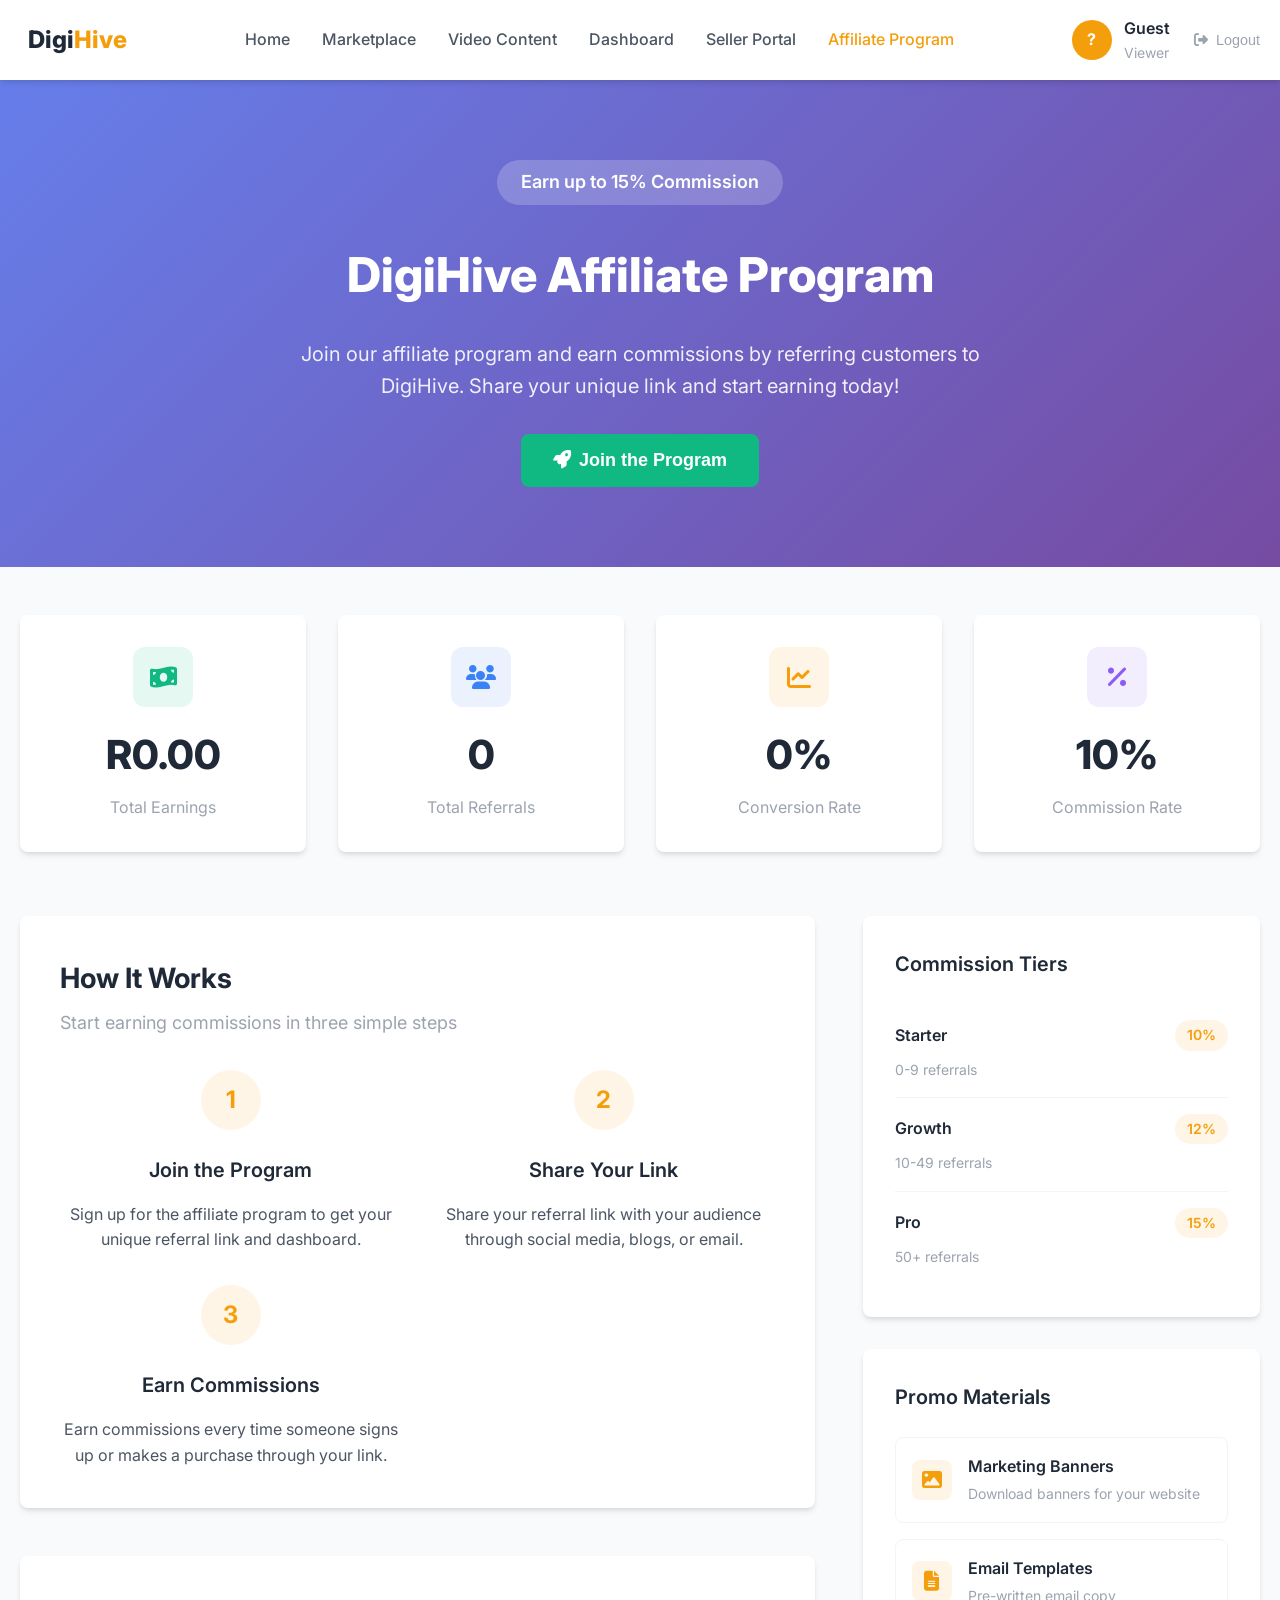
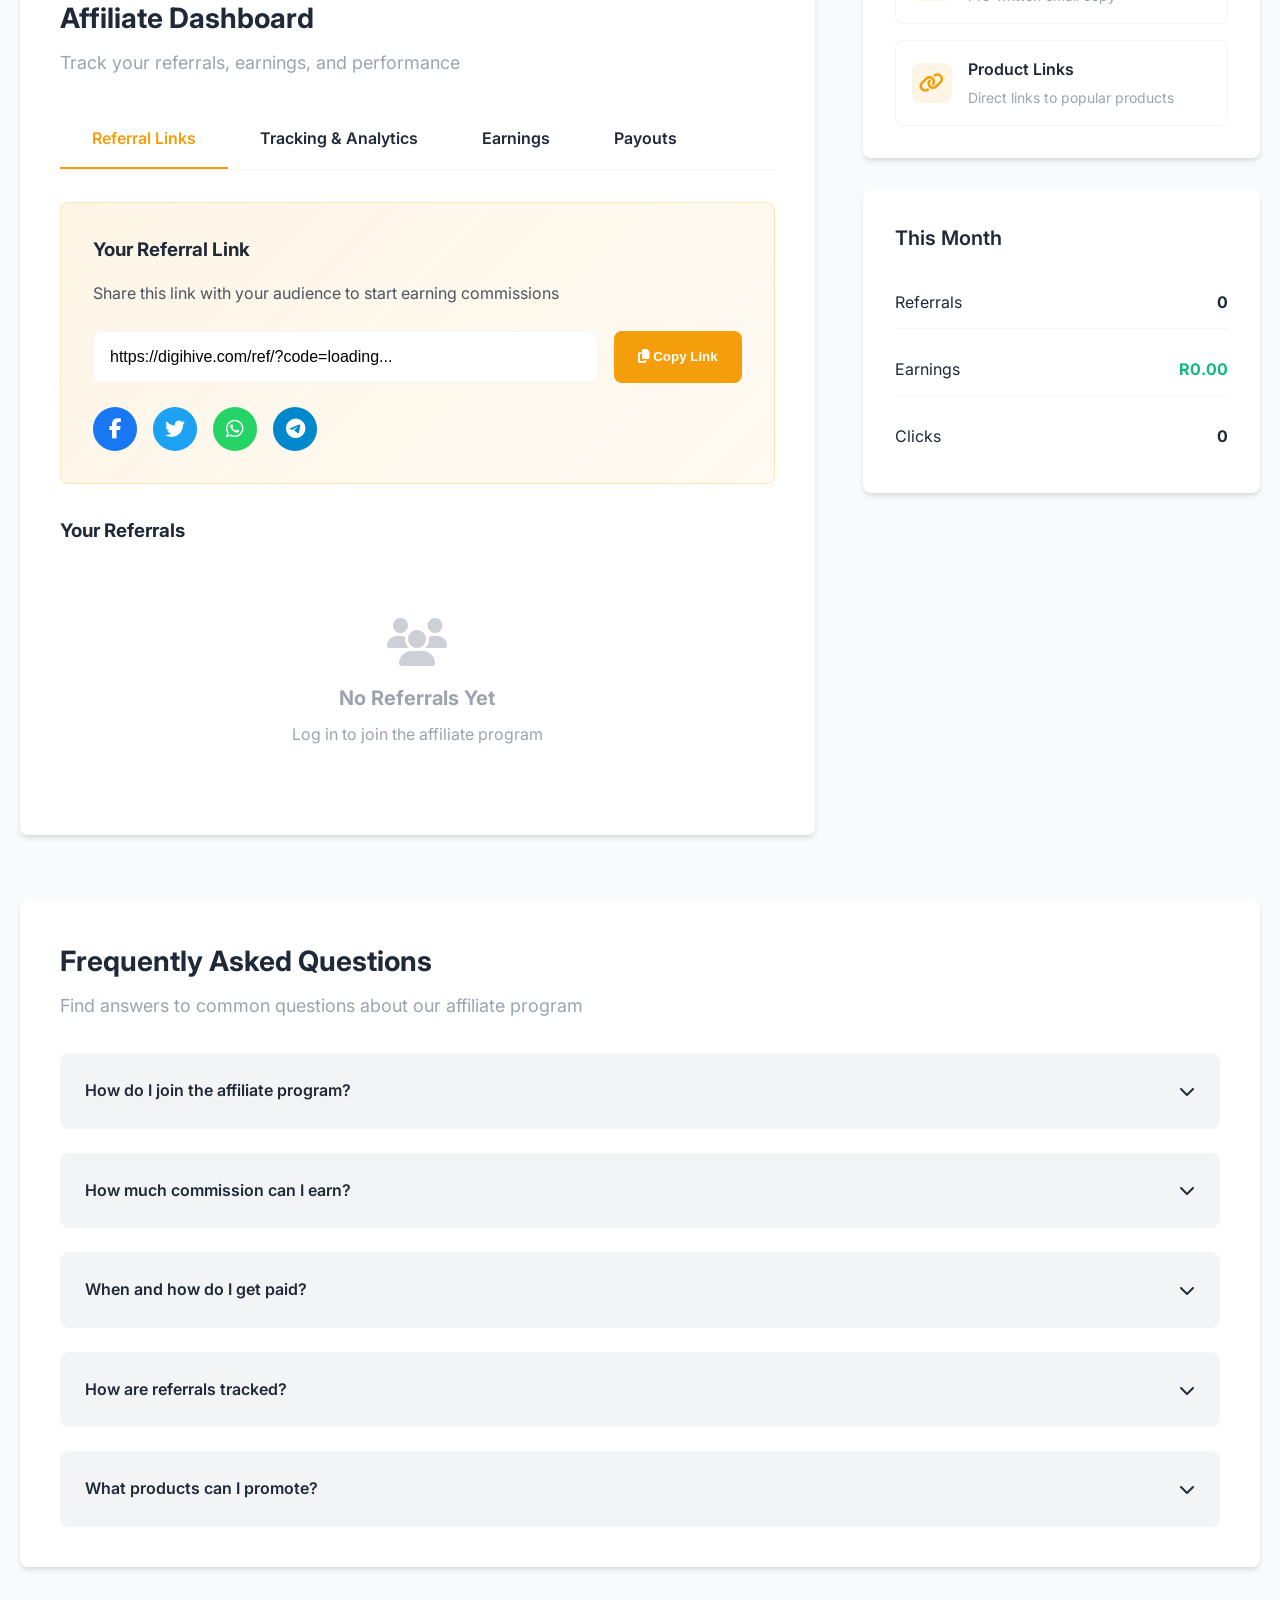
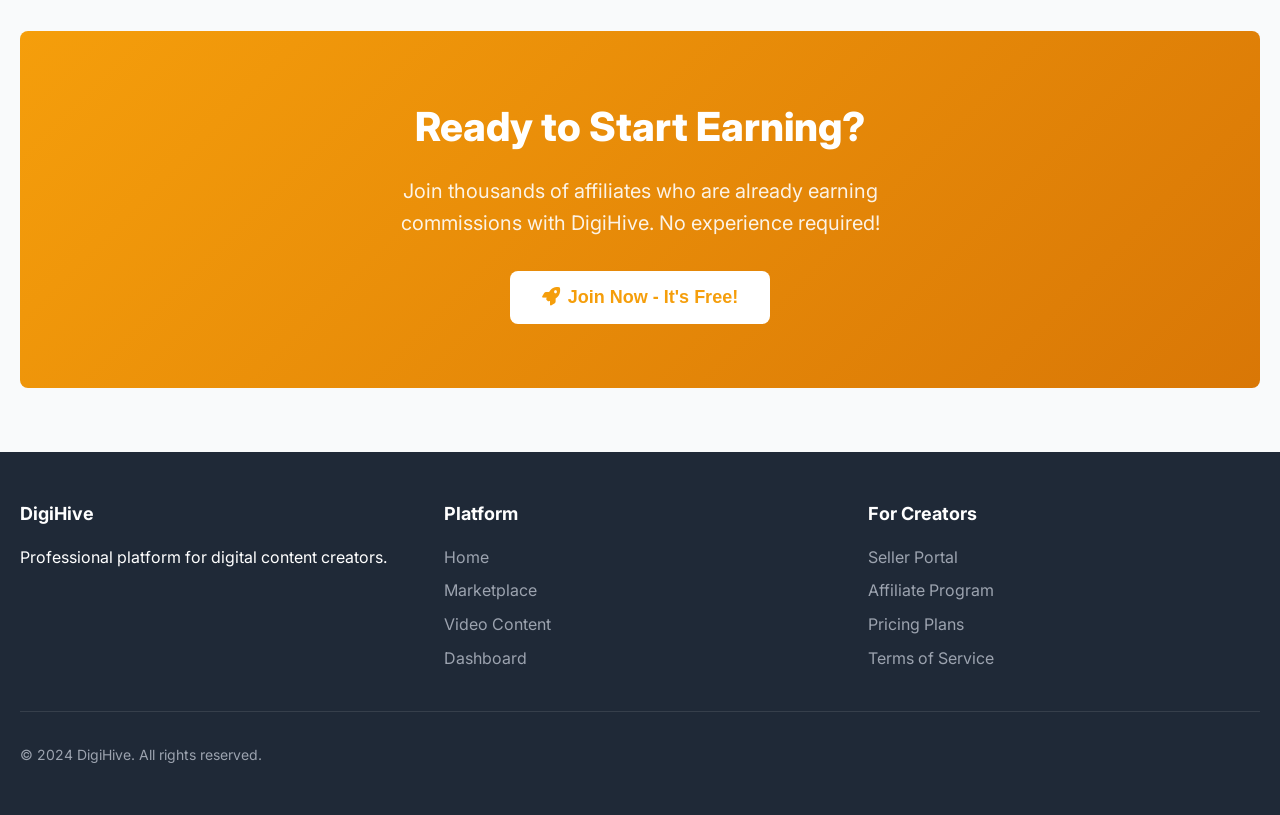
<file: affiliate.html>
<!DOCTYPE html>
<html lang="en">
<head>
    <meta charset="UTF-8">
    <meta name="viewport" content="width=device-width, initial-scale=1.0">
    <title>DigiHive - Affiliate Program</title>
    <link rel="stylesheet" href="https://cdnjs.cloudflare.com/ajax/libs/font-awesome/6.4.0/css/all.min.css">
    <link href="https://fonts.googleapis.com/css2?family=Inter:wght@300;400;500;600;700;800&display=swap" rel="stylesheet">
    <style>
        :root {
            --primary: #f59e0b;
            --primary-dark: #d97706;
            --secondary: #10b981;
            --danger: #ef4444;
            --gray-light: #f3f4f6;
            --gray: #9ca3af;
            --gray-dark: #4b5563;
            --dark: #1f2937;
            --light: #ffffff;
            --success: #10b981;
            --warning: #f59e0b;
            --info: #3b82f6;
            --purple: #8b5cf6;
            --shadow: 0 4px 6px -1px rgba(0, 0, 0, 0.1), 0 2px 4px -1px rgba(0, 0, 0, 0.06);
            --shadow-lg: 0 10px 15px -3px rgba(0, 0, 0, 0.1), 0 4px 6px -2px rgba(0, 0, 0, 0.05);
            --radius: 8px;
        }

        * {
            margin: 0;
            padding: 0;
            box-sizing: border-box;
        }

        body {
            font-family: 'Inter', sans-serif;
            background-color: #f9fafb;
            color: var(--dark);
            line-height: 1.6;
        }

        .container {
            width: 100%;
            max-width: 1400px;
            margin: 0 auto;
            padding: 0 20px;
        }

        /* Header */
        header {
            background-color: var(--light);
            box-shadow: var(--shadow);
            position: sticky;
            top: 0;
            z-index: 100;
        }

        nav {
            display: flex;
            justify-content: space-between;
            align-items: center;
            padding: 1rem 0;
        }

        .logo {
            display: flex;
            align-items: center;
            font-size: 1.5rem;
            font-weight: 800;
            text-decoration: none;
            color: var(--dark);
        }

        .logo span {
            color: var(--primary);
        }

        .nav-links {
            display: flex;
            list-style: none;
            gap: 2rem;
        }

        .nav-links a {
            text-decoration: none;
            color: var(--gray-dark);
            font-weight: 500;
            transition: color 0.3s;
        }

        .nav-links a:hover, .nav-links a.active {
            color: var(--primary);
        }

        .user-section {
            display: flex;
            align-items: center;
            gap: 1.5rem;
        }

        .user-info {
            display: flex;
            align-items: center;
            gap: 0.75rem;
        }

        .user-avatar {
            width: 40px;
            height: 40px;
            border-radius: 50%;
            background-color: var(--primary);
            display: flex;
            align-items: center;
            justify-content: center;
            color: white;
            font-weight: bold;
        }

        .user-details h3 {
            font-size: 1rem;
            font-weight: 600;
        }

        .user-details p {
            font-size: 0.875rem;
            color: var(--gray);
        }

        .logout-btn {
            background: none;
            border: none;
            color: var(--gray);
            cursor: pointer;
            font-size: 0.9rem;
            display: flex;
            align-items: center;
            gap: 0.5rem;
        }

        .logout-btn:hover {
            color: var(--danger);
        }

        /* Hero Section */
        .affiliate-hero {
            background: linear-gradient(135deg, #667eea 0%, #764ba2 100%);
            color: white;
            padding: 5rem 0;
            text-align: center;
            margin-bottom: 3rem;
        }

        .affiliate-hero h1 {
            font-size: 3rem;
            font-weight: 800;
            margin-bottom: 1.5rem;
        }

        .affiliate-hero p {
            font-size: 1.25rem;
            max-width: 700px;
            margin: 0 auto 2rem;
            opacity: 0.9;
        }

        .commission-badge {
            display: inline-block;
            background-color: rgba(255, 255, 255, 0.2);
            padding: 0.5rem 1.5rem;
            border-radius: 50px;
            font-size: 1.125rem;
            font-weight: 600;
            margin-bottom: 2rem;
        }

        /* Stats Section */
        .affiliate-stats {
            display: grid;
            grid-template-columns: repeat(auto-fit, minmax(250px, 1fr));
            gap: 2rem;
            margin-bottom: 4rem;
        }

        .stat-card {
            background-color: var(--light);
            border-radius: var(--radius);
            padding: 2rem;
            box-shadow: var(--shadow);
            text-align: center;
        }

        .stat-icon {
            width: 60px;
            height: 60px;
            border-radius: 12px;
            display: flex;
            align-items: center;
            justify-content: center;
            margin: 0 auto 1rem;
            font-size: 1.5rem;
        }

        .stat-earnings .stat-icon {
            background-color: rgba(16, 185, 129, 0.1);
            color: var(--success);
        }

        .stat-referrals .stat-icon {
            background-color: rgba(59, 130, 246, 0.1);
            color: var(--info);
        }

        .stat-conversion .stat-icon {
            background-color: rgba(245, 158, 11, 0.1);
            color: var(--warning);
        }

        .stat-commission .stat-icon {
            background-color: rgba(139, 92, 246, 0.1);
            color: var(--purple);
        }

        .stat-value {
            font-size: 2.5rem;
            font-weight: 800;
            margin-bottom: 0.5rem;
        }

        .stat-label {
            font-size: 1rem;
            color: var(--gray);
        }

        /* Main Content Layout */
        .affiliate-main {
            display: grid;
            grid-template-columns: 2fr 1fr;
            gap: 3rem;
            margin-bottom: 4rem;
        }

        /* Left Column - Main Content */
        .affiliate-content {
            display: flex;
            flex-direction: column;
            gap: 3rem;
        }

        /* How It Works Section */
        .how-it-works {
            background-color: var(--light);
            border-radius: var(--radius);
            padding: 2.5rem;
            box-shadow: var(--shadow);
        }

        .section-header {
            margin-bottom: 2rem;
        }

        .section-header h2 {
            font-size: 1.75rem;
            font-weight: 700;
            margin-bottom: 0.5rem;
        }

        .section-header p {
            color: var(--gray);
            font-size: 1.125rem;
        }

        .steps {
            display: grid;
            grid-template-columns: repeat(auto-fit, minmax(250px, 1fr));
            gap: 2rem;
        }

        .step {
            text-align: center;
        }

        .step-number {
            width: 60px;
            height: 60px;
            background-color: rgba(245, 158, 11, 0.1);
            color: var(--primary);
            border-radius: 50%;
            display: flex;
            align-items: center;
            justify-content: center;
            font-size: 1.5rem;
            font-weight: 700;
            margin: 0 auto 1.5rem;
        }

        .step h3 {
            font-size: 1.25rem;
            margin-bottom: 1rem;
            font-weight: 600;
        }

        .step p {
            color: var(--gray-dark);
        }

        /* Affiliate Dashboard */
        .affiliate-dashboard {
            background-color: var(--light);
            border-radius: var(--radius);
            padding: 2.5rem;
            box-shadow: var(--shadow);
        }

        /* Dashboard Tabs */
        .dashboard-tabs {
            display: flex;
            border-bottom: 1px solid var(--gray-light);
            margin-bottom: 2rem;
            flex-wrap: wrap;
        }

        .dashboard-tab {
            padding: 1rem 2rem;
            font-weight: 600;
            cursor: pointer;
            border-bottom: 2px solid transparent;
            transition: all 0.3s;
            white-space: nowrap;
        }

        .dashboard-tab:hover {
            color: var(--primary);
        }

        .dashboard-tab.active {
            color: var(--primary);
            border-bottom-color: var(--primary);
        }

        .dashboard-content {
            display: none;
        }

        .dashboard-content.active {
            display: block;
        }

        /* Referral Link Section */
        .referral-section {
            background: linear-gradient(135deg, rgba(245, 158, 11, 0.1) 0%, rgba(245, 158, 11, 0.05) 100%);
            border: 1px solid rgba(245, 158, 11, 0.2);
            border-radius: var(--radius);
            padding: 2rem;
            margin-bottom: 2rem;
        }

        .referral-input-group {
            display: flex;
            gap: 1rem;
            margin-bottom: 1.5rem;
        }

        .referral-input {
            flex: 1;
            padding: 1rem;
            border: 1px solid var(--gray-light);
            border-radius: var(--radius);
            font-size: 1rem;
            background-color: white;
        }

        .referral-input:focus {
            outline: none;
            border-color: var(--primary);
        }

        .btn {
            padding: 0.75rem 1.5rem;
            border-radius: var(--radius);
            font-weight: 600;
            cursor: pointer;
            border: none;
            transition: all 0.3s;
            display: inline-flex;
            align-items: center;
            gap: 0.5rem;
            font-size: 0.875rem;
        }

        .btn-primary {
            background-color: var(--primary);
            color: white;
        }

        .btn-primary:hover {
            background-color: var(--primary-dark);
        }

        .btn-secondary {
            background-color: var(--gray-light);
            color: var(--gray-dark);
        }

        .btn-secondary:hover {
            background-color: var(--gray);
            color: white;
        }

        .btn-success {
            background-color: var(--success);
            color: white;
        }

        .btn-success:hover {
            background-color: #0da271;
        }

        .btn-outline {
            background-color: transparent;
            color: var(--primary);
            border: 1px solid var(--primary);
        }

        .btn-outline:hover {
            background-color: rgba(245, 158, 11, 0.1);
        }

        .btn:disabled {
            opacity: 0.6;
            cursor: not-allowed;
        }

        .btn-copy {
            background-color: var(--primary);
            color: white;
            border: none;
            padding: 1rem 1.5rem;
            border-radius: var(--radius);
            cursor: pointer;
            font-weight: 600;
            white-space: nowrap;
        }

        .social-share {
            display: flex;
            gap: 1rem;
            margin-top: 1.5rem;
        }

        .social-share-btn {
            width: 44px;
            height: 44px;
            border-radius: 50%;
            display: flex;
            align-items: center;
            justify-content: center;
            color: white;
            font-size: 1.25rem;
            cursor: pointer;
            transition: transform 0.3s;
        }

        .social-share-btn:hover {
            transform: translateY(-2px);
        }

        .social-share-btn.facebook {
            background-color: #1877f2;
        }

        .social-share-btn.twitter {
            background-color: #1da1f2;
        }

        .social-share-btn.whatsapp {
            background-color: #25d366;
        }

        .social-share-btn.telegram {
            background-color: #0088cc;
        }

        /* Referral Table */
        .table-container {
            overflow-x: auto;
            margin-top: 1.5rem;
        }

        table {
            width: 100%;
            border-collapse: collapse;
        }

        th {
            text-align: left;
            padding: 1rem;
            font-weight: 600;
            color: var(--gray-dark);
            border-bottom: 1px solid var(--gray-light);
        }

        td {
            padding: 1rem;
            border-bottom: 1px solid var(--gray-light);
        }

        .status-badge {
            display: inline-block;
            padding: 0.25rem 0.75rem;
            border-radius: 50px;
            font-size: 0.75rem;
            font-weight: 600;
        }

        .status-pending {
            background-color: rgba(245, 158, 11, 0.1);
            color: var(--warning);
        }

        .status-approved {
            background-color: rgba(16, 185, 129, 0.1);
            color: var(--success);
        }

        .status-rejected {
            background-color: rgba(239, 68, 68, 0.1);
            color: var(--danger);
        }

        /* Right Column - Sidebar */
        .affiliate-sidebar {
            display: flex;
            flex-direction: column;
            gap: 2rem;
        }

        .sidebar-card {
            background-color: var(--light);
            border-radius: var(--radius);
            padding: 2rem;
            box-shadow: var(--shadow);
        }

        .sidebar-card h3 {
            font-size: 1.25rem;
            margin-bottom: 1.5rem;
            font-weight: 600;
        }

        /* Commission Tiers */
        .commission-tiers {
            list-style: none;
        }

        .tier {
            padding: 1rem 0;
            border-bottom: 1px solid var(--gray-light);
        }

        .tier:last-child {
            border-bottom: none;
        }

        .tier-header {
            display: flex;
            justify-content: space-between;
            align-items: center;
            margin-bottom: 0.5rem;
        }

        .tier-name {
            font-weight: 600;
        }

        .tier-rate {
            background-color: rgba(245, 158, 11, 0.1);
            color: var(--primary);
            padding: 0.25rem 0.75rem;
            border-radius: 50px;
            font-size: 0.875rem;
            font-weight: 600;
        }

        .tier-requirements {
            font-size: 0.875rem;
            color: var(--gray);
        }

        /* Promo Materials */
        .promo-materials {
            display: grid;
            gap: 1rem;
        }

        .promo-item {
            display: flex;
            align-items: center;
            gap: 1rem;
            padding: 1rem;
            border: 1px solid var(--gray-light);
            border-radius: var(--radius);
            cursor: pointer;
            transition: all 0.3s;
        }

        .promo-item:hover {
            border-color: var(--primary);
            background-color: rgba(245, 158, 11, 0.05);
        }

        .promo-icon {
            width: 40px;
            height: 40px;
            background-color: rgba(245, 158, 11, 0.1);
            color: var(--primary);
            border-radius: 8px;
            display: flex;
            align-items: center;
            justify-content: center;
            font-size: 1.25rem;
        }

        .promo-info h4 {
            font-weight: 600;
            margin-bottom: 0.25rem;
        }

        .promo-info p {
            font-size: 0.875rem;
            color: var(--gray);
        }

        /* FAQ Section */
        .faq-section {
            background-color: var(--light);
            border-radius: var(--radius);
            padding: 2.5rem;
            box-shadow: var(--shadow);
            margin-bottom: 4rem;
        }

        .faq-list {
            display: grid;
            gap: 1.5rem;
        }

        .faq-item {
            border: 1px solid var(--gray-light);
            border-radius: var(--radius);
            overflow: hidden;
        }

        .faq-question {
            padding: 1.5rem;
            cursor: pointer;
            display: flex;
            justify-content: space-between;
            align-items: center;
            font-weight: 600;
            background-color: var(--gray-light);
        }

        .faq-question:hover {
            background-color: rgba(245, 158, 11, 0.1);
        }

        .faq-answer {
            padding: 1.5rem;
            display: none;
        }

        .faq-answer.active {
            display: block;
        }

        .faq-icon {
            transition: transform 0.3s;
        }

        .faq-item.active .faq-icon {
            transform: rotate(180deg);
        }

        /* CTA Section */
        .cta-section {
            background: linear-gradient(135deg, var(--primary) 0%, var(--primary-dark) 100%);
            color: white;
            padding: 4rem 2rem;
            border-radius: var(--radius);
            text-align: center;
            margin-bottom: 4rem;
        }

        .cta-section h2 {
            font-size: 2.5rem;
            margin-bottom: 1rem;
            font-weight: 800;
        }

        .cta-section p {
            font-size: 1.25rem;
            max-width: 600px;
            margin: 0 auto 2rem;
            opacity: 0.9;
        }

        /* Footer */
        footer {
            background-color: var(--dark);
            color: white;
            padding: 3rem 0;
            margin-top: 4rem;
        }

        .footer-content {
            display: grid;
            grid-template-columns: repeat(auto-fit, minmax(200px, 1fr));
            gap: 2rem;
            margin-bottom: 2rem;
        }

        .footer-column h3 {
            font-size: 1.125rem;
            margin-bottom: 1rem;
            color: white;
        }

        .footer-links {
            list-style: none;
        }

        .footer-links li {
            margin-bottom: 0.5rem;
        }

        .footer-links a {
            color: var(--gray);
            text-decoration: none;
            transition: color 0.3s;
        }

        .footer-links a:hover {
            color: var(--primary);
        }

        .footer-bottom {
            display: flex;
            justify-content: space-between;
            align-items: center;
            padding-top: 2rem;
            border-top: 1px solid rgba(255, 255, 255, 0.1);
        }

        .copyright {
            color: var(--gray);
            font-size: 0.875rem;
        }

        .social-links {
            display: flex;
            gap: 1rem;
        }

        .social-links a {
            color: var(--gray);
            font-size: 1.25rem;
            transition: color 0.3s;
        }

        .social-links a:hover {
            color: var(--primary);
        }

        /* Modal */
        .modal {
            display: none;
            position: fixed;
            top: 0;
            left: 0;
            width: 100%;
            height: 100%;
            background-color: rgba(0, 0, 0, 0.5);
            z-index: 1000;
            align-items: center;
            justify-content: center;
        }

        .modal.active {
            display: flex;
        }

        .modal-content {
            background-color: var(--light);
            border-radius: var(--radius);
            width: 90%;
            max-width: 500px;
            max-height: 90vh;
            overflow-y: auto;
        }

        .modal-header {
            padding: 1.5rem;
            border-bottom: 1px solid var(--gray-light);
            display: flex;
            justify-content: space-between;
            align-items: center;
        }

        .modal-header h2 {
            font-size: 1.25rem;
            font-weight: 600;
        }

        .modal-close {
            background: none;
            border: none;
            font-size: 1.5rem;
            cursor: pointer;
            color: var(--gray);
        }

        .modal-body {
            padding: 1.5rem;
        }

        /* Loading States */
        .loading {
            text-align: center;
            padding: 3rem;
            color: var(--gray);
        }

        .loading-spinner {
            border: 3px solid var(--gray-light);
            border-top: 3px solid var(--primary);
            border-radius: 50%;
            width: 40px;
            height: 40px;
            animation: spin 1s linear infinite;
            margin: 0 auto 1rem;
        }

        @keyframes spin {
            0% { transform: rotate(0deg); }
            100% { transform: rotate(360deg); }
        }

        /* Empty States */
        .empty-state {
            text-align: center;
            padding: 3rem 1rem;
            color: var(--gray);
        }

        .empty-state i {
            font-size: 3rem;
            margin-bottom: 1rem;
            opacity: 0.5;
        }

        .empty-state h3 {
            font-size: 1.25rem;
            margin-bottom: 0.5rem;
        }

        /* Error States */
        .error-message {
            background-color: rgba(239, 68, 68, 0.1);
            color: var(--danger);
            padding: 1rem;
            border-radius: var(--radius);
            margin-bottom: 1rem;
            display: flex;
            align-items: center;
            gap: 0.5rem;
        }

        /* Success States */
        .success-message {
            background-color: rgba(16, 185, 129, 0.1);
            color: var(--success);
            padding: 1rem;
            border-radius: var(--radius);
            margin-bottom: 1rem;
            display: flex;
            align-items: center;
            gap: 0.5rem;
        }

        /* Notification */
        #notification {
            display: none;
            position: fixed;
            top: 20px;
            right: 20px;
            z-index: 2000;
        }

        /* Responsive */
        @media (max-width: 1024px) {
            .affiliate-main {
                grid-template-columns: 1fr;
            }
        }

        @media (max-width: 768px) {
            .nav-links {
                display: none;
            }
            
            .affiliate-hero h1 {
                font-size: 2.5rem;
            }
            
            .affiliate-hero p {
                font-size: 1.125rem;
            }
            
            .steps {
                grid-template-columns: 1fr;
            }
            
            .referral-input-group {
                flex-direction: column;
            }
            
            .dashboard-tabs {
                flex-wrap: wrap;
            }
            
            .dashboard-tab {
                padding: 0.75rem 1rem;
            }
            
            .footer-bottom {
                flex-direction: column;
                gap: 1rem;
                text-align: center;
            }
        }
    </style>
</head>
<body>
    <!-- Header -->
    <header>
        <div class="container">
            <nav>
                <a href="index.html" class="logo">
                    <i class="fas fa-bee" style="color: var(--primary); margin-right: 0.5rem;"></i>
                    Digi<span>Hive</span>
                </a>
                
                <ul class="nav-links">
                    <li><a href="index.html">Home</a></li>
                    <li><a href="marketplace.html">Marketplace</a></li>
                    <li><a href="videos.html">Video Content</a></li>
                    <li><a href="dashboard.html">Dashboard</a></li>
                    <li><a href="seller.html">Seller Portal</a></li>
                    <li><a href="affiliate.html" class="active">Affiliate Program</a></li>
                </ul>
                
                <div class="user-section">
                    <div class="user-info">
                        <div class="user-avatar" id="userAvatar">A</div>
                        <div class="user-details">
                            <h3 id="userName">Affiliate</h3>
                            <p id="userType" id="affiliateTier">Starter Tier</p>
                        </div>
                    </div>
                    <button class="logout-btn" id="logoutBtn">
                        <i class="fas fa-sign-out-alt"></i> Logout
                    </button>
                </div>
            </nav>
        </div>
    </header>

    <!-- Hero Section -->
    <section class="affiliate-hero">
        <div class="container">
            <div class="commission-badge">Earn up to 15% Commission</div>
            <h1>DigiHive Affiliate Program</h1>
            <p>Join our affiliate program and earn commissions by referring customers to DigiHive. Share your unique link and start earning today!</p>
            <button class="btn btn-success" id="joinAffiliateBtn" style="font-size: 1.125rem; padding: 1rem 2rem;">
                <i class="fas fa-rocket"></i> Join the Program
            </button>
        </div>
    </section>

    <!-- Affiliate Stats -->
    <div class="container">
        <div class="affiliate-stats" id="affiliateStats">
            <div class="stat-card stat-earnings">
                <div class="stat-icon">
                    <i class="fas fa-money-bill-wave"></i>
                </div>
                <div class="stat-value" id="totalEarnings">R0.00</div>
                <div class="stat-label">Total Earnings</div>
            </div>
            
            <div class="stat-card stat-referrals">
                <div class="stat-icon">
                    <i class="fas fa-users"></i>
                </div>
                <div class="stat-value" id="totalReferrals">0</div>
                <div class="stat-label">Total Referrals</div>
            </div>
            
            <div class="stat-card stat-conversion">
                <div class="stat-icon">
                    <i class="fas fa-chart-line"></i>
                </div>
                <div class="stat-value" id="conversionRate">0%</div>
                <div class="stat-label">Conversion Rate</div>
            </div>
            
            <div class="stat-card stat-commission">
                <div class="stat-icon">
                    <i class="fas fa-percentage"></i>
                </div>
                <div class="stat-value" id="commissionRate">10%</div>
                <div class="stat-label">Commission Rate</div>
            </div>
        </div>

        <!-- Main Content -->
        <div class="affiliate-main">
            <!-- Left Column -->
            <div class="affiliate-content">
                <!-- How It Works Section -->
                <section class="how-it-works">
                    <div class="section-header">
                        <h2>How It Works</h2>
                        <p>Start earning commissions in three simple steps</p>
                    </div>
                    
                    <div class="steps">
                        <div class="step">
                            <div class="step-number">1</div>
                            <h3>Join the Program</h3>
                            <p>Sign up for the affiliate program to get your unique referral link and dashboard.</p>
                        </div>
                        
                        <div class="step">
                            <div class="step-number">2</div>
                            <h3>Share Your Link</h3>
                            <p>Share your referral link with your audience through social media, blogs, or email.</p>
                        </div>
                        
                        <div class="step">
                            <div class="step-number">3</div>
                            <h3>Earn Commissions</h3>
                            <p>Earn commissions every time someone signs up or makes a purchase through your link.</p>
                        </div>
                    </div>
                </section>

                <!-- Affiliate Dashboard -->
                <section class="affiliate-dashboard">
                    <div class="section-header">
                        <h2>Affiliate Dashboard</h2>
                        <p>Track your referrals, earnings, and performance</p>
                    </div>
                    
                    <!-- Dashboard Tabs -->
                    <div class="dashboard-tabs">
                        <div class="dashboard-tab active" data-tab="referrals">Referral Links</div>
                        <div class="dashboard-tab" data-tab="tracking">Tracking & Analytics</div>
                        <div class="dashboard-tab" data-tab="earnings">Earnings</div>
                        <div class="dashboard-tab" data-tab="payouts">Payouts</div>
                    </div>
                    
                    <!-- Referral Links Tab -->
                    <div class="dashboard-content active" id="referrals-tab">
                        <div class="referral-section">
                            <h3 style="margin-bottom: 1rem;">Your Referral Link</h3>
                            <p style="margin-bottom: 1.5rem; color: var(--gray-dark);">Share this link with your audience to start earning commissions</p>
                            
                            <div class="referral-input-group">
                                <input type="text" class="referral-input" id="referralLink" value="https://digihive.com/ref/?code=loading..." readonly>
                                <button class="btn-copy" id="copyLinkBtn">
                                    <i class="fas fa-copy"></i> Copy Link
                                </button>
                            </div>
                            
                            <div class="social-share">
                                <div class="social-share-btn facebook" onclick="shareOnFacebook()">
                                    <i class="fab fa-facebook-f"></i>
                                </div>
                                <div class="social-share-btn twitter" onclick="shareOnTwitter()">
                                    <i class="fab fa-twitter"></i>
                                </div>
                                <div class="social-share-btn whatsapp" onclick="shareOnWhatsApp()">
                                    <i class="fab fa-whatsapp"></i>
                                </div>
                                <div class="social-share-btn telegram" onclick="shareOnTelegram()">
                                    <i class="fab fa-telegram-plane"></i>
                                </div>
                            </div>
                        </div>
                        
                        <h3 style="margin: 2rem 0 1rem;">Your Referrals</h3>
                        <div class="table-container">
                            <div id="referralsTable">
                                <div class="loading">
                                    <div class="loading-spinner"></div>
                                    <p>Loading referrals...</p>
                                </div>
                            </div>
                        </div>
                    </div>
                    
                    <!-- Tracking & Analytics Tab -->
                    <div class="dashboard-content" id="tracking-tab">
                        <div id="analyticsContent">
                            <div class="loading">
                                <div class="loading-spinner"></div>
                                <p>Loading analytics...</p>
                            </div>
                        </div>
                    </div>
                    
                    <!-- Earnings Tab -->
                    <div class="dashboard-content" id="earnings-tab">
                        <div id="earningsContent">
                            <div class="loading">
                                <div class="loading-spinner"></div>
                                <p>Loading earnings data...</p>
                            </div>
                        </div>
                    </div>
                    
                    <!-- Payouts Tab -->
                    <div class="dashboard-content" id="payouts-tab">
                        <div id="payoutsContent">
                            <div class="loading">
                                <div class="loading-spinner"></div>
                                <p>Loading payout history...</p>
                            </div>
                        </div>
                    </div>
                </section>
            </div>

            <!-- Right Column - Sidebar -->
            <div class="affiliate-sidebar">
                <!-- Commission Tiers -->
                <div class="sidebar-card">
                    <h3>Commission Tiers</h3>
                    <ul class="commission-tiers">
                        <li class="tier">
                            <div class="tier-header">
                                <span class="tier-name">Starter</span>
                                <span class="tier-rate">10%</span>
                            </div>
                            <div class="tier-requirements">0-9 referrals</div>
                        </li>
                        <li class="tier">
                            <div class="tier-header">
                                <span class="tier-name">Growth</span>
                                <span class="tier-rate">12%</span>
                            </div>
                            <div class="tier-requirements">10-49 referrals</div>
                        </li>
                        <li class="tier">
                            <div class="tier-header">
                                <span class="tier-name">Pro</span>
                                <span class="tier-rate">15%</span>
                            </div>
                            <div class="tier-requirements">50+ referrals</div>
                        </li>
                    </ul>
                </div>

                <!-- Promo Materials -->
                <div class="sidebar-card">
                    <h3>Promo Materials</h3>
                    <div class="promo-materials">
                        <div class="promo-item" onclick="downloadMaterial('banners')">
                            <div class="promo-icon">
                                <i class="fas fa-image"></i>
                            </div>
                            <div class="promo-info">
                                <h4>Marketing Banners</h4>
                                <p>Download banners for your website</p>
                            </div>
                        </div>
                        
                        <div class="promo-item" onclick="downloadMaterial('copy')">
                            <div class="promo-icon">
                                <i class="fas fa-file-alt"></i>
                            </div>
                            <div class="promo-info">
                                <h4>Email Templates</h4>
                                <p>Pre-written email copy</p>
                            </div>
                        </div>
                        
                        <div class="promo-item" onclick="downloadMaterial('links')">
                            <div class="promo-icon">
                                <i class="fas fa-link"></i>
                            </div>
                            <div class="promo-info">
                                <h4>Product Links</h4>
                                <p>Direct links to popular products</p>
                            </div>
                        </div>
                    </div>
                </div>

                <!-- Quick Stats -->
                <div class="sidebar-card">
                    <h3>This Month</h3>
                    <div style="display: grid; gap: 1rem;">
                        <div style="display: flex; justify-content: space-between; align-items: center; padding: 0.75rem 0; border-bottom: 1px solid var(--gray-light);">
                            <span>Referrals</span>
                            <strong id="monthReferrals">0</strong>
                        </div>
                        <div style="display: flex; justify-content: space-between; align-items: center; padding: 0.75rem 0; border-bottom: 1px solid var(--gray-light);">
                            <span>Earnings</span>
                            <strong id="monthEarnings" style="color: var(--success);">R0.00</strong>
                        </div>
                        <div style="display: flex; justify-content: space-between; align-items: center; padding: 0.75rem 0;">
                            <span>Clicks</span>
                            <strong id="monthClicks">0</strong>
                        </div>
                    </div>
                </div>
            </div>
        </div>

        <!-- FAQ Section -->
        <section class="faq-section">
            <div class="section-header">
                <h2>Frequently Asked Questions</h2>
                <p>Find answers to common questions about our affiliate program</p>
            </div>
            
            <div class="faq-list">
                <div class="faq-item">
                    <div class="faq-question" onclick="toggleFAQ(this)">
                        <span>How do I join the affiliate program?</span>
                        <i class="fas fa-chevron-down faq-icon"></i>
                    </div>
                    <div class="faq-answer">
                        <p>Click the "Join the Program" button above and fill out the application form. Once approved, you'll get access to your affiliate dashboard with your unique referral link.</p>
                    </div>
                </div>
                
                <div class="faq-item">
                    <div class="faq-question" onclick="toggleFAQ(this)">
                        <span>How much commission can I earn?</span>
                        <i class="fas fa-chevron-down faq-icon"></i>
                    </div>
                    <div class="faq-answer">
                        <p>Commission rates start at 10% and can increase to 15% based on your performance. Check the Commission Tiers section for details on how to qualify for higher rates.</p>
                    </div>
                </div>
                
                <div class="faq-item">
                    <div class="faq-question" onclick="toggleFAQ(this)">
                        <span>When and how do I get paid?</span>
                        <i class="fas fa-chevron-down faq-icon"></i>
                    </div>
                    <div class="faq-answer">
                        <p>Payouts are processed monthly on the 15th for commissions earned in the previous month. Minimum payout is R50. Payments are made via bank transfer, PayPal, or Digi-Coins.</p>
                    </div>
                </div>
                
                <div class="faq-item">
                    <div class="faq-question" onclick="toggleFAQ(this)">
                        <span>How are referrals tracked?</span>
                        <i class="fas fa-chevron-down faq-icon"></i>
                    </div>
                    <div class="faq-answer">
                        <p>Referrals are tracked using cookies that last for 30 days. When someone clicks your link and makes a purchase within that period, you earn commission on their purchase.</p>
                    </div>
                </div>
                
                <div class="faq-item">
                    <div class="faq-question" onclick="toggleFAQ(this)">
                        <span>What products can I promote?</span>
                        <i class="fas fa-chevron-down faq-icon"></i>
                    </div>
                    <div class="faq-answer">
                        <p>You can promote any product on the DigiHive marketplace. Some products may have special commission rates - these will be marked in your dashboard.</p>
                    </div>
                </div>
            </div>
        </section>

        <!-- CTA Section -->
        <section class="cta-section">
            <h2>Ready to Start Earning?</h2>
            <p>Join thousands of affiliates who are already earning commissions with DigiHive. No experience required!</p>
            <button class="btn btn-success" id="joinNowBtn" style="font-size: 1.125rem; padding: 1rem 2rem; background-color: white; color: var(--primary);">
                <i class="fas fa-rocket"></i> Join Now - It's Free!
            </button>
        </section>
    </div>

    <!-- Footer -->
    <footer>
        <div class="container">
            <div class="footer-content">
                <div class="footer-column">
                    <h3>DigiHive</h3>
                    <p>Professional platform for digital content creators.</p>
                </div>
                <div class="footer-column">
                    <h3>Platform</h3>
                    <ul class="footer-links">
                        <li><a href="index.html">Home</a></li>
                        <li><a href="marketplace.html">Marketplace</a></li>
                        <li><a href="videos.html">Video Content</a></li>
                        <li><a href="dashboard.html">Dashboard</a></li>
                    </ul>
                </div>
                <div class="footer-column">
                    <h3>For Creators</h3>
                    <ul class="footer-links">
                        <li><a href="seller.html">Seller Portal</a></li>
                        <li><a href="affiliate.html">Affiliate Program</a></li>
                        <li><a href="plans.html">Pricing Plans</a></li>
                        <li><a href="terms.html">Terms of Service</a></li>
                    </ul>
                </div>
            </div>
            <div class="footer-bottom">
                <div class="copyright">
                    &copy; 2024 DigiHive. All rights reserved.
                </div>
            </div>
        </div>
    </footer>

    <!-- Join Program Modal -->
    <div class="modal" id="joinModal">
        <div class="modal-content">
            <div class="modal-header">
                <h2>Join Affiliate Program</h2>
                <button class="modal-close" onclick="closeModal('joinModal')">&times;</button>
            </div>
            <div class="modal-body">
                <div id="authRequired" class="error-message" style="display: none;">
                    <i class="fas fa-exclamation-circle"></i>
                    <span>You must be logged in to join the affiliate program.</span>
                </div>
                
                <div id="alreadyAffiliate" class="success-message" style="display: none;">
                    <i class="fas fa-check-circle"></i>
                    <span>You're already an affiliate! Check your dashboard for details.</span>
                </div>
                
                <div id="joinForm" style="display: none;">
                    <p style="margin-bottom: 1.5rem;">Fill out the form below to apply for the affiliate program.</p>
                    
                    <div class="form-group" style="margin-bottom: 1.5rem;">
                        <label style="display: block; margin-bottom: 0.5rem; font-weight: 500;">How will you promote DigiHive?</label>
                        <select class="form-select" id="promotionMethod" style="width: 100%; padding: 0.75rem; border: 1px solid var(--gray-light); border-radius: var(--radius);">
                            <option value="">Select method</option>
                            <option value="social">Social Media</option>
                            <option value="blog">Blog/Website</option>
                            <option value="youtube">YouTube Channel</option>
                            <option value="email">Email List</option>
                            <option value="other">Other</option>
                        </select>
                    </div>
                    
                    <div class="form-group" style="margin-bottom: 1.5rem;">
                        <label style="display: block; margin-bottom: 0.5rem; font-weight: 500;">Website/Channel URL (optional)</label>
                        <input type="url" class="form-input" id="websiteUrl" placeholder="https://example.com" style="width: 100%; padding: 0.75rem; border: 1px solid var(--gray-light); border-radius: var(--radius);">
                    </div>
                    
                    <div class="form-group" style="margin-bottom: 2rem;">
                        <div style="display: flex; align-items: flex-start; gap: 0.5rem;">
                            <input type="checkbox" id="agreeTerms" style="margin-top: 0.25rem;">
                            <label for="agreeTerms" style="font-size: 0.875rem;">
                                I agree to the <a href="terms.html" style="color: var(--primary);">Affiliate Program Terms</a> and understand that I must comply with all promotion guidelines.
                            </label>
                        </div>
                    </div>
                    
                    <button class="btn btn-primary w-100" onclick="submitAffiliateApplication()">
                        <i class="fas fa-paper-plane"></i> Submit Application
                    </button>
                </div>
                
                <div id="joinSuccess" style="display: none; text-align: center; padding: 2rem 0;">
                    <i class="fas fa-check-circle" style="font-size: 3rem; color: var(--success); margin-bottom: 1rem;"></i>
                    <h3>Application Submitted!</h3>
                    <p style="margin-bottom: 1.5rem;">Your application has been submitted and will be reviewed within 24-48 hours. You'll receive an email once approved.</p>
                    <button class="btn btn-primary" onclick="closeModal('joinModal')">
                        <i class="fas fa-check"></i> OK
                    </button>
                </div>
            </div>
        </div>
    </div>

    <!-- Payout Request Modal -->
    <div class="modal" id="payoutModal">
        <div class="modal-content">
            <div class="modal-header">
                <h2>Request Payout</h2>
                <button class="modal-close" onclick="closeModal('payoutModal')">&times;</button>
            </div>
            <div class="modal-body">
                <div id="payoutForm">
                    <div class="form-group" style="margin-bottom: 1.5rem;">
                        <label style="display: block; margin-bottom: 0.5rem; font-weight: 500;">Available Balance</label>
                        <div style="font-size: 1.5rem; font-weight: 700; color: var(--success);" id="availableBalance">R0.00</div>
                    </div>
                    
                    <div class="form-group" style="margin-bottom: 1.5rem;">
                        <label style="display: block; margin-bottom: 0.5rem; font-weight: 500;">Payout Amount (ZAR) *</label>
                        <input type="number" class="form-input" id="payoutAmount" placeholder="0.00" min="50" step="0.01" style="width: 100%; padding: 0.75rem; border: 1px solid var(--gray-light); border-radius: var(--radius);">
                        <small style="color: var(--gray);">Minimum payout: R50.00</small>
                    </div>
                    
                    <div class="form-group" style="margin-bottom: 1.5rem;">
                        <label style="display: block; margin-bottom: 0.5rem; font-weight: 500;">Payout Method *</label>
                        <select class="form-select" id="payoutMethod" style="width: 100%; padding: 0.75rem; border: 1px solid var(--gray-light); border-radius: var(--radius);">
                            <option value="">Select method</option>
                            <option value="bank">Bank Transfer</option>
                            <option value="paypal">PayPal</option>
                            <option value="digicoins">Digi-Coins</option>
                        </select>
                    </div>
                    
                    <div id="bankDetails" style="display: none; margin-bottom: 1.5rem;">
                        <div class="form-group" style="margin-bottom: 1rem;">
                            <label style="display: block; margin-bottom: 0.5rem; font-size: 0.875rem;">Bank Name</label>
                            <input type="text" class="form-input" id="bankName" style="width: 100%; padding: 0.75rem; border: 1px solid var(--gray-light); border-radius: var(--radius);">
                        </div>
                        <div class="form-group" style="margin-bottom: 1rem;">
                            <label style="display: block; margin-bottom: 0.5rem; font-size: 0.875rem;">Account Number</label>
                            <input type="text" class="form-input" id="accountNumber" style="width: 100%; padding: 0.75rem; border: 1px solid var(--gray-light); border-radius: var(--radius);">
                        </div>
                    </div>
                    
                    <div id="paypalDetails" style="display: none; margin-bottom: 1.5rem;">
                        <div class="form-group">
                            <label style="display: block; margin-bottom: 0.5rem; font-size: 0.875rem;">PayPal Email</label>
                            <input type="email" class="form-input" id="paypalEmail" style="width: 100%; padding: 0.75rem; border: 1px solid var(--gray-light); border-radius: var(--radius);">
                        </div>
                    </div>
                    
                    <div id="payoutError" class="error-message" style="display: none; margin-bottom: 1rem;"></div>
                    
                    <button class="btn btn-primary w-100" onclick="submitPayoutRequest()" id="submitPayoutBtn">
                        <i class="fas fa-paper-plane"></i> Request Payout
                    </button>
                </div>
                
                <div id="payoutSuccess" style="display: none; text-align: center; padding: 2rem 0;">
                    <i class="fas fa-check-circle" style="font-size: 3rem; color: var(--success); margin-bottom: 1rem;"></i>
                    <h3>Payout Request Submitted</h3>
                    <p style="margin-bottom: 1.5rem;">Your payout request has been submitted and will be processed within 3-5 business days.</p>
                    <button class="btn btn-primary" onclick="closeModal('payoutModal')">
                        <i class="fas fa-check"></i> OK
                    </button>
                </div>
            </div>
        </div>
    </div>

    <!-- Notification -->
    <div id="notification"></div>

    <script>
        // Global Variables
        let currentUser = null;
        let affiliateData = null;
        let referralLinks = [];
        let referrals = [];
        let payouts = [];

        // Initialize Page
        document.addEventListener('DOMContentLoaded', async function() {
            await checkAuthentication();
            await loadAffiliateData();
            initializePage();
            setupEventListeners();
        });

        // Check Authentication
        async function checkAuthentication() {
            try {
                const user = JSON.parse(localStorage.getItem('digihive_user'));
                currentUser = user;
                updateUserUI();
            } catch (error) {
                console.error('Auth error:', error);
                currentUser = null;
            }
        }

        // Update user UI
        function updateUserUI() {
            if (currentUser) {
                document.getElementById('userName').textContent = currentUser.name || 'Affiliate';
                document.getElementById('userAvatar').textContent = currentUser.name ? currentUser.name.charAt(0).toUpperCase() : 'A';
                
                // Update affiliate tier if available
                if (affiliateData) {
                    const tier = getTierFromReferrals(affiliateData.totalReferrals || 0);
                    document.getElementById('affiliateTier').textContent = tier + ' Tier';
                }
            } else {
                document.getElementById('userName').textContent = 'Guest';
                document.getElementById('userType').textContent = 'Viewer';
                document.getElementById('userAvatar').textContent = '?';
            }
        }

        // Load affiliate data
        async function loadAffiliateData() {
            try {
                // Simulate API call
                await new Promise(resolve => setTimeout(resolve, 500));
                
                // Load from localStorage
                const userId = currentUser ? currentUser.id : 'guest';
                affiliateData = JSON.parse(localStorage.getItem(`digihive_affiliate_${userId}`));
                
                // If no affiliate data exists and user is logged in, create default
                if (currentUser && !affiliateData) {
                    affiliateData = createDefaultAffiliateData();
                }
                
                // Load referrals
                referrals = affiliateData ? affiliateData.referrals || [] : [];
                
                // Load payouts
                payouts = affiliateData ? affiliateData.payouts || [] : [];
                
                // Load referral links
                referralLinks = affiliateData ? affiliateData.referralLinks || [] : [];
                
                // Update UI
                updateAffiliateUI();
            } catch (error) {
                console.error('Error loading affiliate data:', error);
            }
        }

        // Create default affiliate data
        function createDefaultAffiliateData() {
            const defaultData = {
                userId: currentUser.id,
                isActive: false,
                applicationStatus: 'not_applied',
                totalEarnings: 0,
                totalReferrals: 0,
                conversionRate: 0,
                commissionRate: 10,
                referrals: [],
                payouts: [],
                referralLinks: [],
                monthlyStats: {
                    referrals: 0,
                    earnings: 0,
                    clicks: 0
                }
            };
            
            localStorage.setItem(`digihive_affiliate_${currentUser.id}`, JSON.stringify(defaultData));
            return defaultData;
        }

        // Update affiliate UI
        function updateAffiliateUI() {
            if (!affiliateData) return;
            
            // Update stats
            document.getElementById('totalEarnings').textContent = 'R' + affiliateData.totalEarnings.toFixed(2);
            document.getElementById('totalReferrals').textContent = affiliateData.totalReferrals;
            document.getElementById('conversionRate').textContent = affiliateData.conversionRate.toFixed(1) + '%';
            document.getElementById('commissionRate').textContent = affiliateData.commissionRate + '%';
            
            // Update monthly stats
            document.getElementById('monthReferrals').textContent = affiliateData.monthlyStats.referrals;
            document.getElementById('monthEarnings').textContent = 'R' + affiliateData.monthlyStats.earnings.toFixed(2);
            document.getElementById('monthClicks').textContent = affiliateData.monthlyStats.clicks;
            
            // Update referral link
            const referralCode = currentUser ? generateReferralCode(currentUser.id) : 'not_logged_in';
            const referralLink = `https://digihive.com/ref/?code=${referralCode}`;
            document.getElementById('referralLink').value = referralLink;
            
            // Update buttons based on affiliate status
            updateJoinButton();
        }

        // Generate referral code
        function generateReferralCode(userId) {
            if (!userId) return 'error';
            const base = userId.substring(0, 8);
            const random = Math.random().toString(36).substr(2, 4).toUpperCase();
            return base + random;
        }

        // Get tier from referrals count
        function getTierFromReferrals(count) {
            if (count >= 50) return 'Pro';
            if (count >= 10) return 'Growth';
            return 'Starter';
        }

        // Update join button
        function updateJoinButton() {
            const joinBtn = document.getElementById('joinAffiliateBtn');
            const joinNowBtn = document.getElementById('joinNowBtn');
            
            if (!currentUser) {
                joinBtn.innerHTML = '<i class="fas fa-sign-in-alt"></i> Log In to Join';
                joinNowBtn.innerHTML = '<i class="fas fa-sign-in-alt"></i> Log In to Join';
                return;
            }
            
            if (affiliateData.isActive) {
                joinBtn.innerHTML = '<i class="fas fa-chart-line"></i> Go to Dashboard';
                joinNowBtn.innerHTML = '<i class="fas fa-chart-line"></i> Go to Dashboard';
            } else if (affiliateData.applicationStatus === 'pending') {
                joinBtn.innerHTML = '<i class="fas fa-clock"></i> Application Pending';
                joinBtn.disabled = true;
                joinNowBtn.innerHTML = '<i class="fas fa-clock"></i> Application Pending';
                joinNowBtn.disabled = true;
            } else {
                joinBtn.innerHTML = '<i class="fas fa-rocket"></i> Join the Program';
                joinNowBtn.innerHTML = '<i class="fas fa-rocket"></i> Join Now - It\'s Free!';
            }
        }

        // Initialize page
        function initializePage() {
            // Load initial tab content
            loadTabContent('referrals');
            
            // Setup dashboard tabs
            setupDashboardTabs();
        }

        // Setup event listeners
        function setupEventListeners() {
            // Logout button
            document.getElementById('logoutBtn').addEventListener('click', logout);
            
            // Join buttons
            document.getElementById('joinAffiliateBtn').addEventListener('click', handleJoinClick);
            document.getElementById('joinNowBtn').addEventListener('click', handleJoinClick);
            
            // Copy link button
            document.getElementById('copyLinkBtn').addEventListener('click', copyReferralLink);
            
            // Payout method change
            document.getElementById('payoutMethod')?.addEventListener('change', function() {
                const method = this.value;
                document.getElementById('bankDetails').style.display = method === 'bank' ? 'block' : 'none';
                document.getElementById('paypalDetails').style.display = method === 'paypal' ? 'block' : 'none';
            });
        }

        // Setup dashboard tabs
        function setupDashboardTabs() {
            const tabs = document.querySelectorAll('.dashboard-tab');
            const contents = document.querySelectorAll('.dashboard-content');
            
            tabs.forEach(tab => {
                tab.addEventListener('click', function() {
                    const tabId = this.getAttribute('data-tab');
                    
                    // Update active tab
                    tabs.forEach(t => t.classList.remove('active'));
                    this.classList.add('active');
                    
                    // Show active content
                    contents.forEach(content => {
                        content.classList.remove('active');
                        if (content.id === `${tabId}-tab`) {
                            content.classList.add('active');
                        }
                    });
                    
                    // Load tab content
                    loadTabContent(tabId);
                });
            });
        }

        // Load tab content
        function loadTabContent(tabId) {
            switch(tabId) {
                case 'referrals':
                    loadReferralsTable();
                    break;
                case 'tracking':
                    loadTrackingAnalytics();
                    break;
                case 'earnings':
                    loadEarningsData();
                    break;
                case 'payouts':
                    loadPayoutsData();
                    break;
            }
        }

        // Load referrals table
        function loadReferralsTable() {
            const container = document.getElementById('referralsTable');
            
            if (!affiliateData || !affiliateData.isActive) {
                container.innerHTML = `
                    <div class="empty-state">
                        <i class="fas fa-users"></i>
                        <h3>No Referrals Yet</h3>
                        <p>${!currentUser ? 'Log in to join the affiliate program' : 'Join the affiliate program to start tracking referrals'}</p>
                    </div>
                `;
                return;
            }
            
            if (!referrals.length) {
                container.innerHTML = `
                    <div class="empty-state">
                        <i class="fas fa-users"></i>
                        <h3>No Referrals Yet</h3>
                        <p>Share your referral link to start earning commissions</p>
                    </div>
                `;
                return;
            }
            
            let tableHTML = `
                <table>
                    <thead>
                        <tr>
                            <th>Name</th>
                            <th>Email</th>
                            <th>Date</th>
                            <th>Status</th>
                            <th>Commission</th>
                        </tr>
                    </thead>
                    <tbody>
            `;
            
            referrals.forEach(referral => {
                tableHTML += `
                    <tr>
                        <td>${referral.name || 'Customer'}</td>
                        <td>${referral.email || 'N/A'}</td>
                        <td>${formatDate(referral.date)}</td>
                        <td><span class="status-badge ${getReferralStatusClass(referral.status)}">${referral.status}</span></td>
                        <td>R${referral.commission ? referral.commission.toFixed(2) : '0.00'}</td>
                    </tr>
                `;
            });
            
            tableHTML += `
                    </tbody>
                </table>
            `;
            
            container.innerHTML = tableHTML;
        }

        // Load tracking analytics
        function loadTrackingAnalytics() {
            const container = document.getElementById('analyticsContent');
            
            if (!affiliateData || !affiliateData.isActive) {
                container.innerHTML = `
                    <div class="empty-state">
                        <i class="fas fa-chart-line"></i>
                        <h3>Analytics Not Available</h3>
                        <p>${!currentUser ? 'Log in to join the affiliate program' : 'Join the affiliate program to access analytics'}</p>
                    </div>
                `;
                return;
            }
            
            const clicks = affiliateData.monthlyStats.clicks || 0;
            const conversions = affiliateData.monthlyStats.referrals || 0;
            const conversionRate = clicks > 0 ? (conversions / clicks * 100).toFixed(1) : 0;
            
            container.innerHTML = `
                <div style="display: grid; gap: 2rem;">
                    <div style="background-color: var(--gray-light); border-radius: var(--radius); padding: 2rem; text-align: center;">
                        <h3 style="margin-bottom: 1rem;">Monthly Performance</h3>
                        <div style="display: flex; justify-content: center; gap: 3rem; flex-wrap: wrap;">
                            <div style="text-align: center;">
                                <div style="font-size: 2rem; font-weight: 700; color: var(--info);">${clicks}</div>
                                <div style="font-size: 0.875rem; color: var(--gray);">Link Clicks</div>
                            </div>
                            <div style="text-align: center;">
                                <div style="font-size: 2rem; font-weight: 700; color: var(--success);">${conversions}</div>
                                <div style="font-size: 0.875rem; color: var(--gray);">Conversions</div>
                            </div>
                            <div style="text-align: center;">
                                <div style="font-size: 2rem; font-weight: 700; color: var(--primary);">${conversionRate}%</div>
                                <div style="font-size: 0.875rem; color: var(--gray);">Conversion Rate</div>
                            </div>
                        </div>
                    </div>
                    
                    <div>
                        <h3 style="margin-bottom: 1rem;">Top Referral Sources</h3>
                        <div style="background-color: white; border: 1px solid var(--gray-light); border-radius: var(--radius); padding: 1.5rem;">
                            <p style="color: var(--gray); text-align: center;">Referral source tracking will appear here once you start getting referrals.</p>
                        </div>
                    </div>
                </div>
            `;
        }

        // Load earnings data
        function loadEarningsData() {
            const container = document.getElementById('earningsContent');
            
            if (!affiliateData || !affiliateData.isActive) {
                container.innerHTML = `
                    <div class="empty-state">
                        <i class="fas fa-money-bill-wave"></i>
                        <h3>No Earnings Data</h3>
                        <p>${!currentUser ? 'Log in to join the affiliate program' : 'Join the affiliate program to start earning'}</p>
                    </div>
                `;
                return;
            }
            
            // Calculate monthly earnings breakdown
            const monthlyBreakdown = calculateMonthlyBreakdown();
            
            let breakdownHTML = '';
            monthlyBreakdown.forEach(item => {
                breakdownHTML += `
                    <div style="display: flex; justify-content: space-between; align-items: center; padding: 1rem 0; border-bottom: 1px solid var(--gray-light);">
                        <span>${item.month}</span>
                        <strong style="color: var(--success);">R${item.earnings.toFixed(2)}</strong>
                    </div>
                `;
            });
            
            container.innerHTML = `
                <div style="display: grid; grid-template-columns: 2fr 1fr; gap: 2rem;">
                    <div>
                        <h3 style="margin-bottom: 1rem;">Earnings Overview</h3>
                        <div style="background-color: var(--gray-light); border-radius: var(--radius); padding: 2rem; text-align: center; margin-bottom: 1.5rem;">
                            <div style="font-size: 2.5rem; font-weight: 800; color: var(--success); margin-bottom: 0.5rem;">R${affiliateData.totalEarnings.toFixed(2)}</div>
                            <div style="font-size: 0.875rem; color: var(--gray);">Total Lifetime Earnings</div>
                        </div>
                        
                        <div style="display: flex; gap: 1rem; margin-top: 1.5rem;">
                            <button class="btn btn-primary" onclick="openPayoutModal()">
                                <i class="fas fa-money-bill-wave"></i> Request Payout
                            </button>
                            <button class="btn btn-outline" onclick="exportEarnings()">
                                <i class="fas fa-download"></i> Export Data
                            </button>
                        </div>
                    </div>
                    
                    <div>
                        <h3 style="margin-bottom: 1rem;">Monthly Breakdown</h3>
                        <div style="background-color: white; border: 1px solid var(--gray-light); border-radius: var(--radius); padding: 1rem;">
                            ${breakdownHTML || '<p style="color: var(--gray); text-align: center;">No earnings data yet</p>'}
                        </div>
                    </div>
                </div>
            `;
        }

        // Calculate monthly breakdown
        function calculateMonthlyBreakdown() {
            const breakdown = [];
            const now = new Date();
            
            // Generate last 6 months
            for (let i = 5; i >= 0; i--) {
                const date = new Date(now.getFullYear(), now.getMonth() - i, 1);
                const monthName = date.toLocaleDateString('en-US', { month: 'short', year: 'numeric' });
                
                // Calculate earnings for this month (simulated)
                const earnings = Math.random() * 1000;
                
                breakdown.push({
                    month: monthName,
                    earnings: earnings
                });
            }
            
            return breakdown;
        }

        // Load payouts data
        function loadPayoutsData() {
            const container = document.getElementById('payoutsContent');
            
            if (!affiliateData || !affiliateData.isActive) {
                container.innerHTML = `
                    <div class="empty-state">
                        <i class="fas fa-history"></i>
                        <h3>No Payout History</h3>
                        <p>${!currentUser ? 'Log in to join the affiliate program' : 'Join the affiliate program to request payouts'}</p>
                    </div>
                `;
                return;
            }
            
            if (!payouts.length) {
                container.innerHTML = `
                    <div class="empty-state">
                        <i class="fas fa-history"></i>
                        <h3>No Payouts Yet</h3>
                        <p>Request your first payout when you reach R50 in earnings</p>
                        <button class="btn btn-primary" onclick="openPayoutModal()" style="margin-top: 1rem;">
                            <i class="fas fa-money-bill-wave"></i> Request Payout
                        </button>
                    </div>
                `;
                return;
            }
            
            let tableHTML = `
                <table>
                    <thead>
                        <tr>
                            <th>Date</th>
                            <th>Amount</th>
                            <th>Method</th>
                            <th>Status</th>
                            <th>Reference</th>
                        </tr>
                    </thead>
                    <tbody>
            `;
            
            payouts.forEach(payout => {
                tableHTML += `
                    <tr>
                        <td>${formatDate(payout.date)}</td>
                        <td>R${payout.amount.toFixed(2)}</td>
                        <td>${formatPayoutMethod(payout.method)}</td>
                        <td><span class="status-badge ${getPayoutStatusClass(payout.status)}">${payout.status}</span></td>
                        <td>${payout.reference}</td>
                    </tr>
                `;
            });
            
            tableHTML += `
                    </tbody>
                </table>
            `;
            
            container.innerHTML = tableHTML;
        }

        // Handle join button click
        function handleJoinClick() {
            if (!currentUser) {
                showNotification('Please log in to join the affiliate program', 'warning');
                return;
            }
            
            if (affiliateData.isActive) {
                // Already an affiliate, focus on dashboard
                document.querySelector('.affiliate-dashboard').scrollIntoView({ behavior: 'smooth' });
                return;
            }
            
            openJoinModal();
        }

        // Open join modal
        function openJoinModal() {
            const authRequired = document.getElementById('authRequired');
            const alreadyAffiliate = document.getElementById('alreadyAffiliate');
            const joinForm = document.getElementById('joinForm');
            const joinSuccess = document.getElementById('joinSuccess');
            
            // Reset modal state
            authRequired.style.display = 'none';
            alreadyAffiliate.style.display = 'none';
            joinForm.style.display = 'none';
            joinSuccess.style.display = 'none';
            
            if (!currentUser) {
                authRequired.style.display = 'flex';
            } else if (affiliateData.isActive) {
                alreadyAffiliate.style.display = 'flex';
            } else if (affiliateData.applicationStatus === 'pending') {
                showNotification('Your application is already pending review', 'info');
                return;
            } else {
                joinForm.style.display = 'block';
                // Reset form
                document.getElementById('promotionMethod').value = '';
                document.getElementById('websiteUrl').value = '';
                document.getElementById('agreeTerms').checked = false;
            }
            
            openModal('joinModal');
        }

        // Submit affiliate application
        function submitAffiliateApplication() {
            const promotionMethod = document.getElementById('promotionMethod').value;
            const websiteUrl = document.getElementById('websiteUrl').value;
            const agreeTerms = document.getElementById('agreeTerms').checked;
            
            if (!promotionMethod) {
                showNotification('Please select how you will promote DigiHive', 'warning');
                return;
            }
            
            if (!agreeTerms) {
                showNotification('Please agree to the Affiliate Program Terms', 'warning');
                return;
            }
            
            // Update affiliate data
            affiliateData.applicationStatus = 'pending';
            affiliateData.promotionMethod = promotionMethod;
            affiliateData.websiteUrl = websiteUrl;
            affiliateData.applicationDate = new Date().toISOString();
            
            // Save to localStorage
            localStorage.setItem(`digihive_affiliate_${currentUser.id}`, JSON.stringify(affiliateData));
            
            // Update UI
            document.getElementById('joinForm').style.display = 'none';
            document.getElementById('joinSuccess').style.display = 'block';
            
            // Update join button
            updateJoinButton();
            
            showNotification('Affiliate application submitted successfully!', 'success');
        }

        // Open payout modal
        function openPayoutModal() {
            if (!currentUser || !affiliateData || !affiliateData.isActive) {
                showNotification('You must be an active affiliate to request payouts', 'warning');
                return;
            }
            
            if (affiliateData.totalEarnings < 50) {
                showNotification(`Minimum payout is R50. Your current balance is R${affiliateData.totalEarnings.toFixed(2)}`, 'warning');
                return;
            }
            
            document.getElementById('availableBalance').textContent = 'R' + affiliateData.totalEarnings.toFixed(2);
            document.getElementById('payoutAmount').value = '';
            document.getElementById('payoutMethod').value = '';
            document.getElementById('payoutError').style.display = 'none';
            document.getElementById('payoutForm').style.display = 'block';
            document.getElementById('payoutSuccess').style.display = 'none';
            
            // Reset form fields
            document.getElementById('bankName').value = '';
            document.getElementById('accountNumber').value = '';
            document.getElementById('paypalEmail').value = '';
            
            openModal('payoutModal');
        }

        // Submit payout request
        function submitPayoutRequest() {
            const submitBtn = document.getElementById('submitPayoutBtn');
            const amount = parseFloat(document.getElementById('payoutAmount').value);
            const method = document.getElementById('payoutMethod').value;
            
            // Validation
            if (!amount || amount < 50) {
                showPayoutError('Minimum payout amount is R50.00');
                return;
            }
            
            if (amount > affiliateData.totalEarnings) {
                showPayoutError('Payout amount cannot exceed available balance');
                return;
            }
            
            if (!method) {
                showPayoutError('Please select a payout method');
                return;
            }
            
            // Validate method-specific details
            if (method === 'bank') {
                const bankName = document.getElementById('bankName').value;
                const accountNumber = document.getElementById('accountNumber').value;
                
                if (!bankName || !accountNumber) {
                    showPayoutError('Please fill in all bank details');
                    return;
                }
            } else if (method === 'paypal') {
                const paypalEmail = document.getElementById('paypalEmail').value;
                if (!paypalEmail || !isValidEmail(paypalEmail)) {
                    showPayoutError('Please enter a valid PayPal email address');
                    return;
                }
            }
            
            submitBtn.disabled = true;
            submitBtn.innerHTML = '<i class="fas fa-spinner fa-spin"></i> Processing...';
            
            try {
                // Create payout record
                const payout = {
                    id: generateId(),
                    amount: amount,
                    method: method,
                    status: 'pending',
                    date: new Date().toISOString(),
                    reference: 'PAY-' + generateReference(),
                    details: method === 'bank' ? {
                        bankName: document.getElementById('bankName').value,
                        accountNumber: document.getElementById('accountNumber').value
                    } : method === 'paypal' ? {
                        paypalEmail: document.getElementById('paypalEmail').value
                    } : {}
                };
                
                // Update affiliate earnings
                affiliateData.totalEarnings -= amount;
                
                // Add to payouts
                payouts.push(payout);
                affiliateData.payouts = payouts;
                
                // Save to storage
                localStorage.setItem(`digihive_affiliate_${currentUser.id}`, JSON.stringify(affiliateData));
                
                // Update UI
                document.getElementById('payoutForm').style.display = 'none';
                document.getElementById('payoutSuccess').style.display = 'block';
                
                // Update stats
                updateAffiliateUI();
                loadEarningsData();
                loadPayoutsData();
            } catch (error) {
                console.error('Error processing payout:', error);
                showPayoutError('Error processing payout. Please try again.');
            } finally {
                submitBtn.disabled = false;
                submitBtn.innerHTML = '<i class="fas fa-paper-plane"></i> Request Payout';
            }
        }

        // Show payout error
        function showPayoutError(message) {
            const errorDiv = document.getElementById('payoutError');
            errorDiv.innerHTML = `<i class="fas fa-exclamation-circle"></i> ${message}`;
            errorDiv.style.display = 'block';
        }

        // Copy referral link
        function copyReferralLink() {
            const referralLink = document.getElementById('referralLink');
            
            if (!currentUser) {
                showNotification('Please log in to copy your referral link', 'warning');
                return;
            }
            
            if (!affiliateData || !affiliateData.isActive) {
                showNotification('Join the affiliate program to get your referral link', 'warning');
                return;
            }
            
            referralLink.select();
            referralLink.setSelectionRange(0, 99999); // For mobile devices
            
            try {
                navigator.clipboard.writeText(referralLink.value);
                showNotification('Referral link copied to clipboard!', 'success');
            } catch (err) {
                // Fallback for older browsers
                document.execCommand('copy');
                showNotification('Referral link copied!', 'success');
            }
        }

        // Share on social media
        function shareOnFacebook() {
            const link = encodeURIComponent(document.getElementById('referralLink').value);
            const text = encodeURIComponent('Join DigiHive through my referral link and get access to amazing digital products!');
            window.open(`https://www.facebook.com/sharer/sharer.php?u=${link}&quote=${text}`, '_blank');
        }

        function shareOnTwitter() {
            const link = encodeURIComponent(document.getElementById('referralLink').value);
            const text = encodeURIComponent('Join DigiHive through my referral link! #DigiHive #Affiliate');
            window.open(`https://twitter.com/intent/tweet?url=${link}&text=${text}`, '_blank');
        }

        function shareOnWhatsApp() {
            const link = encodeURIComponent(document.getElementById('referralLink').value);
            const text = encodeURIComponent('Check out DigiHive - an amazing platform for digital products! Join through my link: ');
            window.open(`https://wa.me/?text=${text}${link}`, '_blank');
        }

        function shareOnTelegram() {
            const link = encodeURIComponent(document.getElementById('referralLink').value);
            const text = encodeURIComponent('Join DigiHive through my referral link!');
            window.open(`https://t.me/share/url?url=${link}&text=${text}`, '_blank');
        }

        // Download promo material
        function downloadMaterial(type) {
            if (!currentUser || !affiliateData || !affiliateData.isActive) {
                showNotification('You must be an active affiliate to download promo materials', 'warning');
                return;
            }
            
            const materials = {
                banners: 'https://digihive.com/promo/banners.zip',
                copy: 'https://digihive.com/promo/email-templates.zip',
                links: 'https://digihive.com/promo/product-links.csv'
            };
            
            showNotification(`Downloading ${type} materials...`, 'info');
            
            // In a real app, this would trigger a download
            setTimeout(() => {
                showNotification('Promo materials downloaded successfully!', 'success');
            }, 1000);
        }

        // Export earnings data
        function exportEarnings() {
            if (!affiliateData || !affiliateData.isActive) {
                showNotification('No earnings data to export', 'warning');
                return;
            }
            
            // Create CSV content
            let csv = 'Month,Earnings\n';
            const breakdown = calculateMonthlyBreakdown();
            breakdown.forEach(item => {
                csv += `${item.month},R${item.earnings.toFixed(2)}\n`;
            });
            
            // Create download link
            const blob = new Blob([csv], { type: 'text/csv' });
            const url = window.URL.createObjectURL(blob);
            const a = document.createElement('a');
            a.href = url;
            a.download = `digihive-earnings-${new Date().toISOString().split('T')[0]}.csv`;
            document.body.appendChild(a);
            a.click();
            document.body.removeChild(a);
            window.URL.revokeObjectURL(url);
            
            showNotification('Earnings data exported successfully!', 'success');
        }

        // Toggle FAQ
        function toggleFAQ(element) {
            const item = element.parentElement;
            const answer = item.querySelector('.faq-answer');
            
            item.classList.toggle('active');
            answer.classList.toggle('active');
        }

        // Logout
        function logout() {
            if (confirm('Are you sure you want to logout?')) {
                // In a real app, this would clear session
                currentUser = null;
                updateUserUI();
                showNotification('Logged out successfully', 'info');
                
                // Update page content
                loadReferralsTable();
                loadTrackingAnalytics();
                loadEarningsData();
                loadPayoutsData();
            }
        }

        // Open modal
        function openModal(modalId) {
            document.getElementById(modalId).classList.add('active');
        }

        // Close modal
        function closeModal(modalId) {
            document.getElementById(modalId).classList.remove('active');
        }

        // Show notification
        function showNotification(message, type = 'info') {
            const notification = document.getElementById('notification');
            const icon = type === 'success' ? 'fa-check-circle' :
                        type === 'error' ? 'fa-exclamation-circle' :
                        type === 'warning' ? 'fa-exclamation-triangle' : 'fa-info-circle';
            
            const color = type === 'success' ? 'var(--success)' :
                         type === 'error' ? 'var(--danger)' :
                         type === 'warning' ? 'var(--warning)' : 'var(--info)';
            
            notification.innerHTML = `
                <div style="background-color: ${color}; color: white; padding: 1rem 1.5rem; border-radius: var(--radius); box-shadow: var(--shadow-lg); display: flex; align-items: center; gap: 0.5rem; min-width: 300px;">
                    <i class="fas ${icon}"></i>
                    <span>${message}</span>
                    <button onclick="this.parentElement.parentElement.style.display='none'" style="background: none; border: none; color: white; margin-left: 1rem; cursor: pointer;">
                        <i class="fas fa-times"></i>
                    </button>
                </div>
            `;
            
            notification.style.display = 'block';
            
            // Auto-hide after 5 seconds
            setTimeout(() => {
                notification.style.display = 'none';
            }, 5000);
        }

        // Utility functions
        function generateId() {
            return 'aff_' + Math.random().toString(36).substr(2, 9);
        }

        function generateReference() {
            return Math.random().toString(36).substr(2, 8).toUpperCase();
        }

        function formatDate(dateString) {
            const date = new Date(dateString);
            return date.toLocaleDateString('en-ZA', {
                year: 'numeric',
                month: 'short',
                day: 'numeric'
            });
        }

        function formatPayoutMethod(method) {
            const methods = {
                'bank': 'Bank Transfer',
                'paypal': 'PayPal',
                'digicoins': 'Digi-Coins'
            };
            return methods[method] || method;
        }

        function getReferralStatusClass(status) {
            const classes = {
                'pending': 'status-pending',
                'approved': 'status-approved',
                'rejected': 'status-rejected'
            };
            return classes[status] || 'status-pending';
        }

        function getPayoutStatusClass(status) {
            const classes = {
                'pending': 'status-pending',
                'processing': 'status-pending',
                'completed': 'status-approved',
                'failed': 'status-rejected'
            };
            return classes[status] || 'status-pending';
        }

        function isValidEmail(email) {
            const re = /^[^\s@]+@[^\s@]+\.[^\s@]+$/;
            return re.test(email);
        }

        // Close modals when clicking outside
        window.addEventListener('click', function(e) {
            if (e.target.classList.contains('modal')) {
                e.target.classList.remove('active');
            }
        });
    </script>
</body>
</html>
</file>
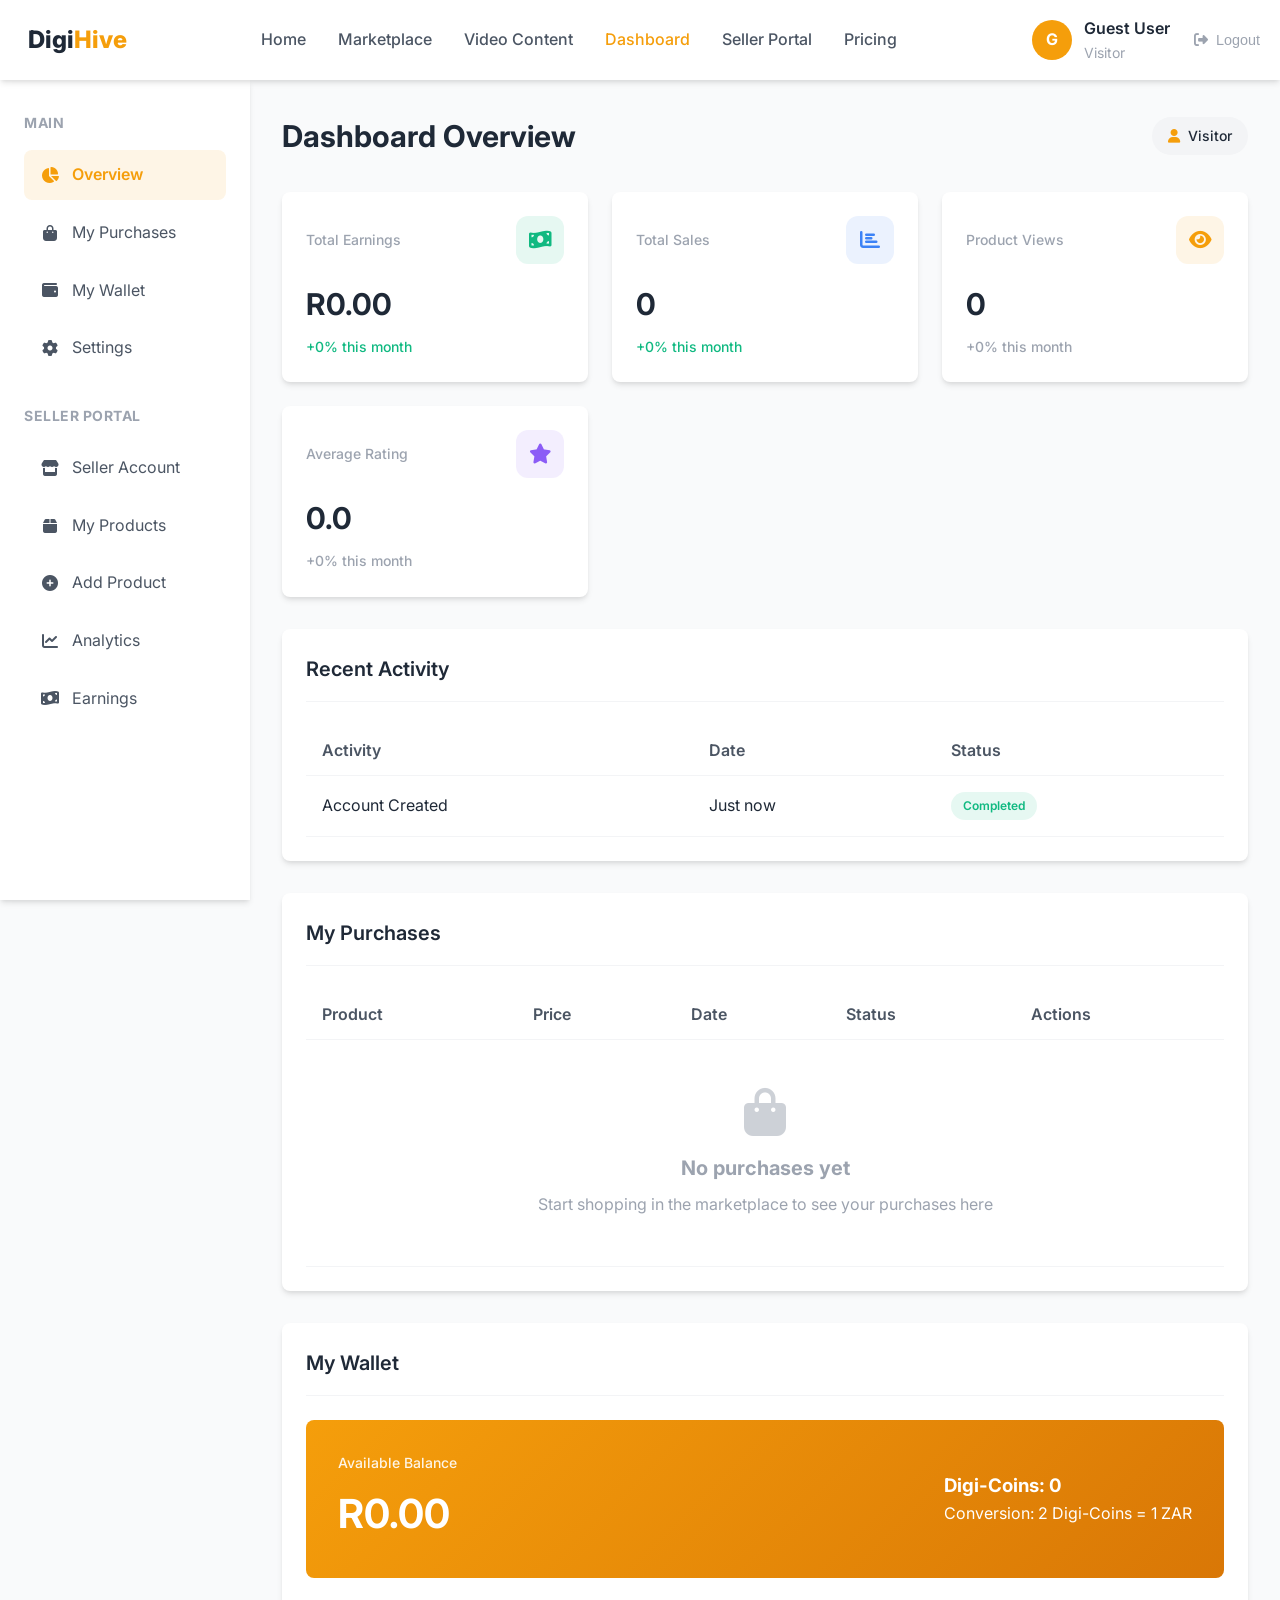
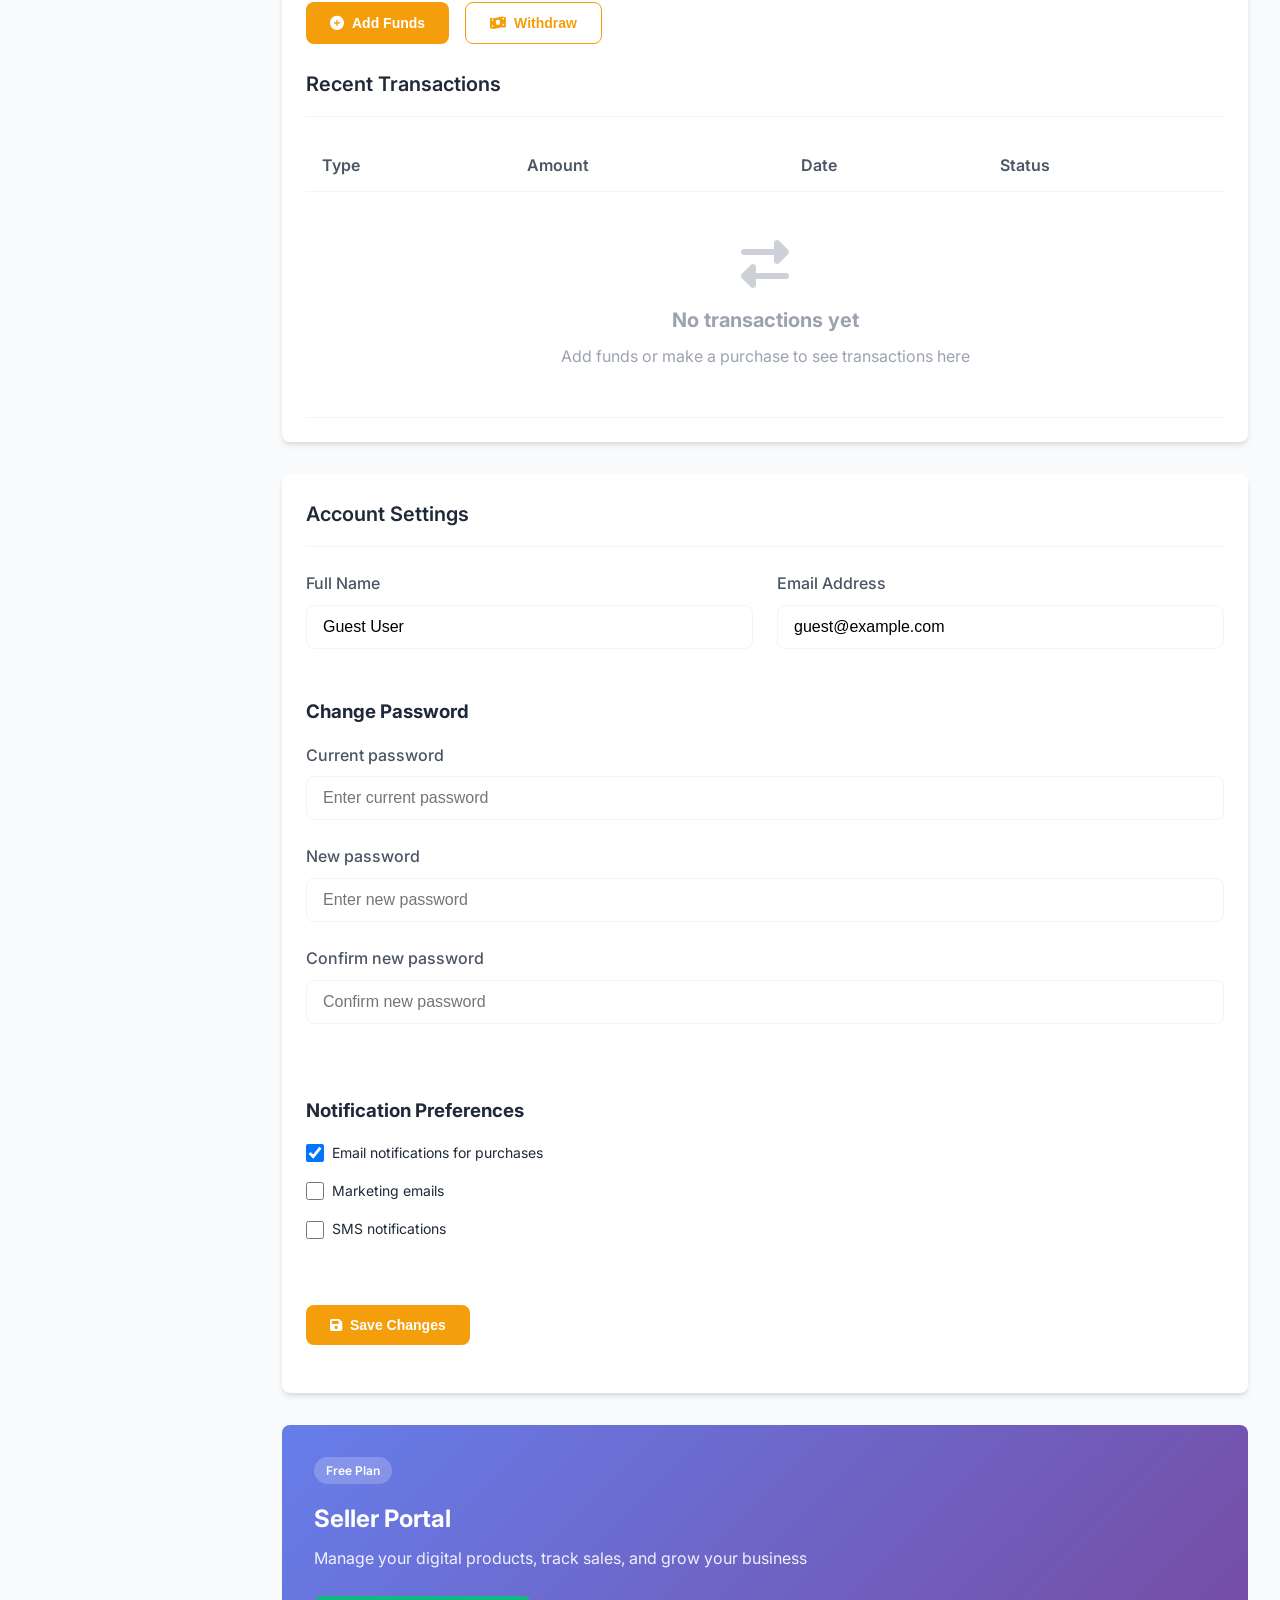
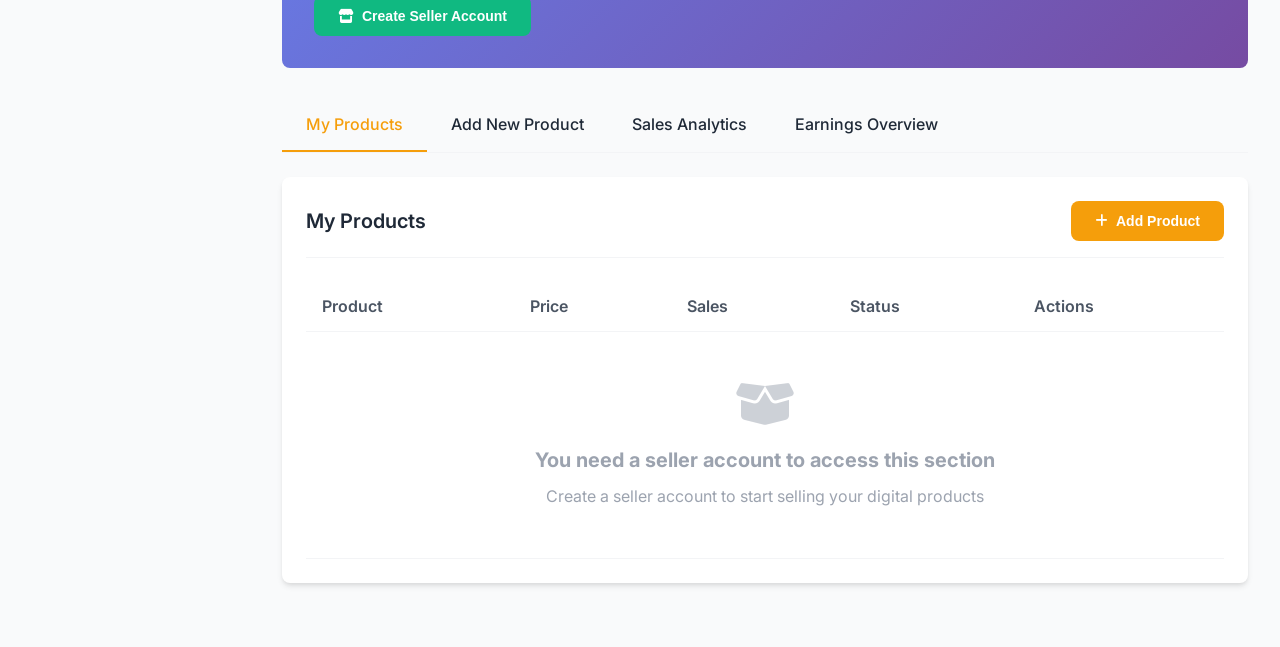
<file: dashboard.html>
<!DOCTYPE html>
<html lang="en">
<head>
    <meta charset="UTF-8">
    <meta name="viewport" content="width=device-width, initial-scale=1.0">
    <title>DigiHive - Dashboard</title>
    <link rel="stylesheet" href="https://cdnjs.cloudflare.com/ajax/libs/font-awesome/6.4.0/css/all.min.css">
    <link href="https://fonts.googleapis.com/css2?family=Inter:wght@300;400;500;600;700;800&display=swap" rel="stylesheet">
    <style>
        :root {
            --primary: #f59e0b;
            --primary-dark: #d97706;
            --secondary: #10b981;
            --danger: #ef4444;
            --gray-light: #f3f4f6;
            --gray: #9ca3af;
            --gray-dark: #4b5563;
            --dark: #1f2937;
            --light: #ffffff;
            --success: #10b981;
            --warning: #f59e0b;
            --info: #3b82f6;
            --shadow: 0 4px 6px -1px rgba(0, 0, 0, 0.1), 0 2px 4px -1px rgba(0, 0, 0, 0.06);
            --shadow-lg: 0 10px 15px -3px rgba(0, 0, 0, 0.1), 0 4px 6px -2px rgba(0, 0, 0, 0.05);
            --radius: 8px;
        }

        * {
            margin: 0;
            padding: 0;
            box-sizing: border-box;
        }

        body {
            font-family: 'Inter', sans-serif;
            background-color: #f9fafb;
            color: var(--dark);
            line-height: 1.6;
        }

        .container {
            width: 100%;
            max-width: 1400px;
            margin: 0 auto;
            padding: 0 20px;
        }

        /* Header */
        header {
            background-color: var(--light);
            box-shadow: var(--shadow);
            position: sticky;
            top: 0;
            z-index: 100;
        }

        nav {
            display: flex;
            justify-content: space-between;
            align-items: center;
            padding: 1rem 0;
        }

        .logo {
            display: flex;
            align-items: center;
            font-size: 1.5rem;
            font-weight: 800;
            text-decoration: none;
            color: var(--dark);
        }

        .logo span {
            color: var(--primary);
        }

        .nav-links {
            display: flex;
            list-style: none;
            gap: 2rem;
        }

        .nav-links a {
            text-decoration: none;
            color: var(--gray-dark);
            font-weight: 500;
            transition: color 0.3s;
        }

        .nav-links a:hover, .nav-links a.active {
            color: var(--primary);
        }

        .user-section {
            display: flex;
            align-items: center;
            gap: 1.5rem;
        }

        .user-info {
            display: flex;
            align-items: center;
            gap: 0.75rem;
        }

        .user-avatar {
            width: 40px;
            height: 40px;
            border-radius: 50%;
            background-color: var(--primary);
            display: flex;
            align-items: center;
            justify-content: center;
            color: white;
            font-weight: bold;
        }

        .user-details h3 {
            font-size: 1rem;
            font-weight: 600;
        }

        .user-details p {
            font-size: 0.875rem;
            color: var(--gray);
        }

        .logout-btn {
            background: none;
            border: none;
            color: var(--gray);
            cursor: pointer;
            font-size: 0.9rem;
            display: flex;
            align-items: center;
            gap: 0.5rem;
        }

        .logout-btn:hover {
            color: var(--danger);
        }

        /* Dashboard Layout */
        .dashboard-container {
            display: flex;
            min-height: calc(100vh - 80px);
        }

        /* Sidebar */
        .sidebar {
            width: 250px;
            background-color: var(--light);
            box-shadow: var(--shadow);
            padding: 2rem 0;
            position: sticky;
            top: 80px;
            height: calc(100vh - 80px);
            overflow-y: auto;
        }

        .sidebar-section {
            margin-bottom: 2rem;
            padding: 0 1.5rem;
        }

        .sidebar-section h3 {
            font-size: 0.875rem;
            text-transform: uppercase;
            color: var(--gray);
            margin-bottom: 1rem;
            letter-spacing: 0.5px;
        }

        .sidebar-nav {
            list-style: none;
        }

        .sidebar-nav li {
            margin-bottom: 0.5rem;
        }

        .sidebar-nav a {
            display: flex;
            align-items: center;
            gap: 0.75rem;
            padding: 0.75rem 1rem;
            text-decoration: none;
            color: var(--gray-dark);
            border-radius: var(--radius);
            transition: all 0.3s;
        }

        .sidebar-nav a:hover {
            background-color: var(--gray-light);
            color: var(--dark);
        }

        .sidebar-nav a.active {
            background-color: rgba(245, 158, 11, 0.1);
            color: var(--primary);
            font-weight: 600;
        }

        .sidebar-nav a i {
            width: 20px;
            text-align: center;
        }

        /* Main Content */
        .main-content {
            flex: 1;
            padding: 2rem;
            overflow-y: auto;
        }

        .dashboard-header {
            display: flex;
            justify-content: space-between;
            align-items: center;
            margin-bottom: 2rem;
        }

        .dashboard-header h1 {
            font-size: 1.875rem;
            font-weight: 700;
        }

        .user-type-badge {
            display: inline-flex;
            align-items: center;
            gap: 0.5rem;
            background-color: var(--gray-light);
            padding: 0.5rem 1rem;
            border-radius: 50px;
            font-size: 0.875rem;
            font-weight: 500;
        }

        .user-type-badge i {
            color: var(--primary);
        }

        /* Dashboard Overview Cards */
        .overview-cards {
            display: grid;
            grid-template-columns: repeat(auto-fit, minmax(250px, 1fr));
            gap: 1.5rem;
            margin-bottom: 2rem;
        }

        .card {
            background-color: var(--light);
            border-radius: var(--radius);
            padding: 1.5rem;
            box-shadow: var(--shadow);
            transition: transform 0.3s;
        }

        .card:hover {
            transform: translateY(-5px);
        }

        .card-header {
            display: flex;
            justify-content: space-between;
            align-items: center;
            margin-bottom: 1rem;
        }

        .card-title {
            font-size: 0.875rem;
            color: var(--gray);
            font-weight: 500;
        }

        .card-icon {
            width: 48px;
            height: 48px;
            border-radius: 12px;
            display: flex;
            align-items: center;
            justify-content: center;
            font-size: 1.25rem;
        }

        .card-earnings .card-icon {
            background-color: rgba(16, 185, 129, 0.1);
            color: var(--success);
        }

        .card-sales .card-icon {
            background-color: rgba(59, 130, 246, 0.1);
            color: var(--info);
        }

        .card-views .card-icon {
            background-color: rgba(245, 158, 11, 0.1);
            color: var(--warning);
        }

        .card-rating .card-icon {
            background-color: rgba(139, 92, 246, 0.1);
            color: #8b5cf6;
        }

        .card-value {
            font-size: 1.875rem;
            font-weight: 700;
            margin-bottom: 0.5rem;
        }

        .card-change {
            font-size: 0.875rem;
            font-weight: 500;
        }

        .positive-change {
            color: var(--success);
        }

        .neutral-change {
            color: var(--gray);
        }

        /* Dashboard Sections */
        .dashboard-section {
            background-color: var(--light);
            border-radius: var(--radius);
            padding: 1.5rem;
            box-shadow: var(--shadow);
            margin-bottom: 2rem;
        }

        .section-header {
            display: flex;
            justify-content: space-between;
            align-items: center;
            margin-bottom: 1.5rem;
            padding-bottom: 1rem;
            border-bottom: 1px solid var(--gray-light);
        }

        .section-header h2 {
            font-size: 1.25rem;
            font-weight: 600;
        }

        /* Table Styles */
        .table-container {
            overflow-x: auto;
        }

        table {
            width: 100%;
            border-collapse: collapse;
        }

        th {
            text-align: left;
            padding: 0.75rem 1rem;
            font-weight: 600;
            color: var(--gray-dark);
            border-bottom: 1px solid var(--gray-light);
        }

        td {
            padding: 1rem;
            border-bottom: 1px solid var(--gray-light);
        }

        .status-badge {
            display: inline-block;
            padding: 0.25rem 0.75rem;
            border-radius: 50px;
            font-size: 0.75rem;
            font-weight: 600;
        }

        .status-completed {
            background-color: rgba(16, 185, 129, 0.1);
            color: var(--success);
        }

        .status-pending {
            background-color: rgba(245, 158, 11, 0.1);
            color: var(--warning);
        }

        .status-failed {
            background-color: rgba(239, 68, 68, 0.1);
            color: var(--danger);
        }

        /* Wallet Section */
        .wallet-summary {
            display: flex;
            justify-content: space-between;
            align-items: center;
            background: linear-gradient(135deg, var(--primary) 0%, var(--primary-dark) 100%);
            border-radius: var(--radius);
            padding: 2rem;
            color: white;
            margin-bottom: 1.5rem;
        }

        .wallet-balance h3 {
            font-size: 0.875rem;
            font-weight: 500;
            opacity: 0.9;
            margin-bottom: 0.5rem;
        }

        .wallet-balance h2 {
            font-size: 2.5rem;
            font-weight: 700;
        }

        .wallet-actions {
            display: flex;
            gap: 1rem;
            margin-bottom: 1.5rem;
        }

        .btn {
            padding: 0.75rem 1.5rem;
            border-radius: var(--radius);
            font-weight: 600;
            cursor: pointer;
            border: none;
            transition: all 0.3s;
            display: inline-flex;
            align-items: center;
            gap: 0.5rem;
            font-size: 0.875rem;
        }

        .btn-primary {
            background-color: var(--primary);
            color: white;
        }

        .btn-primary:hover {
            background-color: var(--primary-dark);
        }

        .btn-outline {
            background-color: transparent;
            color: var(--primary);
            border: 1px solid var(--primary);
        }

        .btn-outline:hover {
            background-color: rgba(245, 158, 11, 0.1);
        }

        .btn-success {
            background-color: var(--success);
            color: white;
        }

        .btn-success:hover {
            background-color: #0da271;
        }

        /* Settings Section */
        .settings-form {
            display: grid;
            grid-template-columns: 1fr 1fr;
            gap: 1.5rem;
        }

        .form-group {
            margin-bottom: 1.5rem;
        }

        .form-label {
            display: block;
            margin-bottom: 0.5rem;
            font-weight: 500;
            color: var(--gray-dark);
        }

        .form-input {
            width: 100%;
            padding: 0.75rem 1rem;
            border: 1px solid var(--gray-light);
            border-radius: var(--radius);
            font-size: 1rem;
            transition: border-color 0.3s;
        }

        .form-input:focus {
            outline: none;
            border-color: var(--primary);
        }

        .checkbox-group {
            display: flex;
            align-items: center;
            gap: 0.5rem;
            margin-bottom: 1rem;
        }

        .checkbox-group input {
            width: 18px;
            height: 18px;
        }

        .checkbox-group label {
            font-size: 0.875rem;
        }

        .full-width {
            grid-column: 1 / -1;
        }

        /* Seller Portal */
        .seller-portal {
            background: linear-gradient(135deg, #667eea 0%, #764ba2 100%);
            color: white;
            padding: 2rem;
            border-radius: var(--radius);
            margin-bottom: 2rem;
        }

        .seller-portal h2 {
            font-size: 1.5rem;
            margin-bottom: 0.5rem;
        }

        .seller-portal p {
            opacity: 0.9;
            margin-bottom: 1.5rem;
        }

        .plan-badge {
            display: inline-block;
            background-color: rgba(255, 255, 255, 0.2);
            padding: 0.25rem 0.75rem;
            border-radius: 50px;
            font-size: 0.75rem;
            font-weight: 600;
            margin-bottom: 1rem;
        }

        /* Tabs */
        .tabs {
            display: flex;
            border-bottom: 1px solid var(--gray-light);
            margin-bottom: 1.5rem;
        }

        .tab {
            padding: 0.75rem 1.5rem;
            font-weight: 500;
            cursor: pointer;
            border-bottom: 2px solid transparent;
            transition: all 0.3s;
        }

        .tab:hover {
            color: var(--primary);
        }

        .tab.active {
            color: var(--primary);
            border-bottom-color: var(--primary);
        }

        .tab-content {
            display: none;
        }

        .tab-content.active {
            display: block;
        }

        /* Empty States */
        .empty-state {
            text-align: center;
            padding: 3rem 1rem;
            color: var(--gray);
        }

        .empty-state i {
            font-size: 3rem;
            margin-bottom: 1rem;
            opacity: 0.5;
        }

        .empty-state h3 {
            font-size: 1.25rem;
            margin-bottom: 0.5rem;
        }

        /* Modal */
        .modal {
            display: none;
            position: fixed;
            top: 0;
            left: 0;
            width: 100%;
            height: 100%;
            background-color: rgba(0, 0, 0, 0.5);
            z-index: 1000;
            align-items: center;
            justify-content: center;
        }

        .modal.active {
            display: flex;
        }

        .modal-content {
            background-color: var(--light);
            border-radius: var(--radius);
            width: 90%;
            max-width: 500px;
            max-height: 90vh;
            overflow-y: auto;
        }

        .modal-header {
            padding: 1.5rem;
            border-bottom: 1px solid var(--gray-light);
            display: flex;
            justify-content: space-between;
            align-items: center;
        }

        .modal-header h2 {
            font-size: 1.25rem;
            font-weight: 600;
        }

        .modal-close {
            background: none;
            border: none;
            font-size: 1.5rem;
            cursor: pointer;
            color: var(--gray);
        }

        .modal-body {
            padding: 1.5rem;
        }

        /* Responsive */
        @media (max-width: 1024px) {
            .dashboard-container {
                flex-direction: column;
            }
            
            .sidebar {
                width: 100%;
                height: auto;
                position: static;
                display: flex;
                overflow-x: auto;
                padding: 1rem 0;
            }
            
            .sidebar-section {
                margin-bottom: 0;
                padding: 0 1rem;
                min-width: 200px;
            }
            
            .sidebar-nav {
                display: flex;
                gap: 0.5rem;
            }
            
            .sidebar-nav li {
                margin-bottom: 0;
            }
            
            .sidebar-nav a {
                white-space: nowrap;
            }
        }

        @media (max-width: 768px) {
            .overview-cards {
                grid-template-columns: 1fr;
            }
            
            .settings-form {
                grid-template-columns: 1fr;
            }
            
            .user-section {
                flex-direction: column;
                align-items: flex-start;
                gap: 1rem;
            }
            
            .wallet-summary {
                flex-direction: column;
                align-items: flex-start;
                gap: 1.5rem;
            }
            
            .wallet-actions {
                flex-direction: column;
                width: 100%;
            }
            
            .wallet-actions .btn {
                width: 100%;
                justify-content: center;
            }
            
            .tabs {
                flex-wrap: wrap;
            }
        }
    </style>
</head>
<body>
    <!-- Header -->
    <header>
        <div class="container">
            <nav>
                <a href="index.html" class="logo">
                    <i class="fas fa-bee" style="color: var(--primary); margin-right: 0.5rem;"></i>
                    Digi<span>Hive</span>
                </a>
                
                <ul class="nav-links">
                    <li><a href="index.html">Home</a></li>
                    <li><a href="marketplace.html">Marketplace</a></li>
                    <li><a href="videos.html">Video Content</a></li>
                    <li><a href="dashboard.html" class="active">Dashboard</a></li>
                    <li><a href="seller.html">Seller Portal</a></li>
                    <li><a href="plans.html">Pricing</a></li>
                </ul>
                
                <div class="user-section">
                    <div class="user-info">
                        <div class="user-avatar">U</div>
                        <div class="user-details">
                            <h3 id="userName">Guest User</h3>
                            <p id="userType">Visitor</p>
                        </div>
                    </div>
                    <button class="logout-btn" id="logoutBtn">
                        <i class="fas fa-sign-out-alt"></i> Logout
                    </button>
                </div>
            </nav>
        </div>
    </header>

    <!-- Dashboard Container -->
    <div class="dashboard-container">
        <!-- Sidebar -->
        <div class="sidebar">
            <div class="sidebar-section">
                <h3>Main</h3>
                <ul class="sidebar-nav">
                    <li><a href="#overview" class="active"><i class="fas fa-chart-pie"></i> Overview</a></li>
                    <li><a href="#purchases"><i class="fas fa-shopping-bag"></i> My Purchases</a></li>
                    <li><a href="#wallet"><i class="fas fa-wallet"></i> My Wallet</a></li>
                    <li><a href="#settings"><i class="fas fa-cog"></i> Settings</a></li>
                </ul>
            </div>
            
            <div class="sidebar-section">
                <h3>Seller Portal</h3>
                <ul class="sidebar-nav">
                    <li><a href="#seller"><i class="fas fa-store"></i> Seller Account</a></li>
                    <li><a href="#products"><i class="fas fa-box"></i> My Products</a></li>
                    <li><a href="#add-product"><i class="fas fa-plus-circle"></i> Add Product</a></li>
                    <li><a href="#analytics"><i class="fas fa-chart-line"></i> Analytics</a></li>
                    <li><a href="#earnings"><i class="fas fa-money-bill-wave"></i> Earnings</a></li>
                </ul>
            </div>
        </div>

        <!-- Main Content -->
        <div class="main-content">
            <!-- Dashboard Header -->
            <div class="dashboard-header">
                <h1>Dashboard Overview</h1>
                <div class="user-type-badge">
                    <i class="fas fa-user"></i>
                    <span id="currentUserType">Guest User</span>
                </div>
            </div>

            <!-- Overview Cards -->
            <div class="overview-cards">
                <div class="card card-earnings">
                    <div class="card-header">
                        <h3 class="card-title">Total Earnings</h3>
                        <div class="card-icon">
                            <i class="fas fa-money-bill-wave"></i>
                        </div>
                    </div>
                    <div class="card-value">R0.00</div>
                    <div class="card-change positive-change">+0% this month</div>
                </div>
                
                <div class="card card-sales">
                    <div class="card-header">
                        <h3 class="card-title">Total Sales</h3>
                        <div class="card-icon">
                            <i class="fas fa-chart-bar"></i>
                        </div>
                    </div>
                    <div class="card-value">0</div>
                    <div class="card-change positive-change">+0% this month</div>
                </div>
                
                <div class="card card-views">
                    <div class="card-header">
                        <h3 class="card-title">Product Views</h3>
                        <div class="card-icon">
                            <i class="fas fa-eye"></i>
                        </div>
                    </div>
                    <div class="card-value">0</div>
                    <div class="card-change neutral-change">+0% this month</div>
                </div>
                
                <div class="card card-rating">
                    <div class="card-header">
                        <h3 class="card-title">Average Rating</h3>
                        <div class="card-icon">
                            <i class="fas fa-star"></i>
                        </div>
                    </div>
                    <div class="card-value">0.0</div>
                    <div class="card-change neutral-change">+0% this month</div>
                </div>
            </div>

            <!-- Recent Activity -->
            <div class="dashboard-section" id="overview">
                <div class="section-header">
                    <h2>Recent Activity</h2>
                </div>
                <div class="table-container">
                    <table>
                        <thead>
                            <tr>
                                <th>Activity</th>
                                <th>Date</th>
                                <th>Status</th>
                            </tr>
                        </thead>
                        <tbody>
                            <tr>
                                <td>Account Created</td>
                                <td>Just now</td>
                                <td><span class="status-badge status-completed">Completed</span></td>
                            </tr>
                        </tbody>
                    </table>
                </div>
            </div>

            <!-- My Purchases -->
            <div class="dashboard-section" id="purchases">
                <div class="section-header">
                    <h2>My Purchases</h2>
                </div>
                <div class="table-container">
                    <table>
                        <thead>
                            <tr>
                                <th>Product</th>
                                <th>Price</th>
                                <th>Date</th>
                                <th>Status</th>
                                <th>Actions</th>
                            </tr>
                        </thead>
                        <tbody>
                            <tr>
                                <td colspan="5" class="empty-state">
                                    <i class="fas fa-shopping-bag"></i>
                                    <h3>No purchases yet</h3>
                                    <p>Start shopping in the marketplace to see your purchases here</p>
                                </td>
                            </tr>
                        </tbody>
                    </table>
                </div>
            </div>

            <!-- My Wallet -->
            <div class="dashboard-section" id="wallet">
                <div class="section-header">
                    <h2>My Wallet</h2>
                </div>
                
                <div class="wallet-summary">
                    <div class="wallet-balance">
                        <h3>Available Balance</h3>
                        <h2>R0.00</h2>
                    </div>
                    <div>
                        <h3>Digi-Coins: 0</h3>
                        <p>Conversion: 2 Digi-Coins = 1 ZAR</p>
                    </div>
                </div>
                
                <div class="wallet-actions">
                    <button class="btn btn-primary" id="addFundsBtn">
                        <i class="fas fa-plus-circle"></i> Add Funds
                    </button>
                    <button class="btn btn-outline" id="withdrawBtn">
                        <i class="fas fa-money-bill-wave"></i> Withdraw
                    </button>
                </div>
                
                <div class="section-header">
                    <h2>Recent Transactions</h2>
                </div>
                <div class="table-container">
                    <table>
                        <thead>
                            <tr>
                                <th>Type</th>
                                <th>Amount</th>
                                <th>Date</th>
                                <th>Status</th>
                            </tr>
                        </thead>
                        <tbody>
                            <tr>
                                <td colspan="4" class="empty-state">
                                    <i class="fas fa-exchange-alt"></i>
                                    <h3>No transactions yet</h3>
                                    <p>Add funds or make a purchase to see transactions here</p>
                                </td>
                            </tr>
                        </tbody>
                    </table>
                </div>
            </div>

            <!-- Account Settings -->
            <div class="dashboard-section" id="settings">
                <div class="section-header">
                    <h2>Account Settings</h2>
                </div>
                
                <form id="settingsForm" class="settings-form">
                    <div class="form-group">
                        <label class="form-label">Full Name</label>
                        <input type="text" class="form-input" id="fullName" placeholder="Enter your full name" value="Guest User">
                    </div>
                    
                    <div class="form-group">
                        <label class="form-label">Email Address</label>
                        <input type="email" class="form-input" id="emailAddress" placeholder="Enter your email" value="guest@example.com">
                    </div>
                    
                    <div class="form-group full-width">
                        <h3 style="margin-bottom: 1rem;">Change Password</h3>
                        <div class="form-group">
                            <label class="form-label">Current password</label>
                            <input type="password" class="form-input" id="currentPassword" placeholder="Enter current password">
                        </div>
                        <div class="form-group">
                            <label class="form-label">New password</label>
                            <input type="password" class="form-input" id="newPassword" placeholder="Enter new password">
                        </div>
                        <div class="form-group">
                            <label class="form-label">Confirm new password</label>
                            <input type="password" class="form-input" id="confirmPassword" placeholder="Confirm new password">
                        </div>
                    </div>
                    
                    <div class="form-group full-width">
                        <h3 style="margin-bottom: 1rem;">Notification Preferences</h3>
                        <div class="checkbox-group">
                            <input type="checkbox" id="emailPurchases" checked>
                            <label for="emailPurchases">Email notifications for purchases</label>
                        </div>
                        <div class="checkbox-group">
                            <input type="checkbox" id="marketingEmails">
                            <label for="marketingEmails">Marketing emails</label>
                        </div>
                        <div class="checkbox-group">
                            <input type="checkbox" id="smsNotifications">
                            <label for="smsNotifications">SMS notifications</label>
                        </div>
                    </div>
                    
                    <div class="form-group full-width">
                        <button type="submit" class="btn btn-primary">
                            <i class="fas fa-save"></i> Save Changes
                        </button>
                    </div>
                </form>
            </div>

            <!-- Seller Portal -->
            <div class="seller-portal">
                <div class="plan-badge">Free Plan</div>
                <h2>Seller Portal</h2>
                <p>Manage your digital products, track sales, and grow your business</p>
                <button class="btn btn-success" id="createSellerBtn">
                    <i class="fas fa-store"></i> Create Seller Account
                </button>
            </div>

            <!-- Seller Account Tabs -->
            <div class="tabs" id="sellerTabs">
                <div class="tab active" data-tab="products">My Products</div>
                <div class="tab" data-tab="add-product">Add New Product</div>
                <div class="tab" data-tab="analytics">Sales Analytics</div>
                <div class="tab" data-tab="earnings">Earnings Overview</div>
            </div>

            <!-- My Products Tab -->
            <div class="tab-content active" id="products-tab">
                <div class="dashboard-section">
                    <div class="section-header">
                        <h2>My Products</h2>
                        <button class="btn btn-primary" onclick="switchTab('add-product')">
                            <i class="fas fa-plus"></i> Add Product
                        </button>
                    </div>
                    <div class="table-container">
                        <table>
                            <thead>
                                <tr>
                                    <th>Product</th>
                                    <th>Price</th>
                                    <th>Sales</th>
                                    <th>Status</th>
                                    <th>Actions</th>
                                </tr>
                            </thead>
                            <tbody>
                                <tr>
                                    <td colspan="5" class="empty-state">
                                        <i class="fas fa-box-open"></i>
                                        <h3>You need a seller account to access this section</h3>
                                        <p>Create a seller account to start selling your digital products</p>
                                    </td>
                                </tr>
                            </tbody>
                        </table>
                    </div>
                </div>
            </div>

            <!-- Add New Product Tab -->
            <div class="tab-content" id="add-product-tab">
                <div class="dashboard-section">
                    <div class="section-header">
                        <h2>Add New Product</h2>
                    </div>
                    
                    <form id="productForm" class="settings-form">
                        <div class="form-group">
                            <label class="form-label">Product Title *</label>
                            <input type="text" class="form-input" id="productTitle" placeholder="Enter product title" required>
                        </div>
                        
                        <div class="form-group">
                            <label class="form-label">Category *</label>
                            <select class="form-input" id="productCategory" required>
                                <option value="">Select Category</option>
                                <option value="templates">Templates</option>
                                <option value="ebooks">Ebooks</option>
                                <option value="software">Software</option>
                                <option value="courses">Courses</option>
                                <option value="graphics">Graphics</option>
                            </select>
                        </div>
                        
                        <div class="form-group full-width">
                            <label class="form-label">Description *</label>
                            <textarea class="form-input" id="productDescription" rows="4" placeholder="Enter product description" required></textarea>
                        </div>
                        
                        <div class="form-group">
                            <label class="form-label">Price (ZAR) *</label>
                            <input type="number" class="form-input" id="productPrice" placeholder="0.00" min="0" step="0.01" required>
                        </div>
                        
                        <div class="form-group">
                            <label class="form-label">Product Type</label>
                            <select class="form-input" id="productType">
                                <option value="digital">Digital Download</option>
                                <option value="physical">Physical Product</option>
                                <option value="service">Service</option>
                            </select>
                        </div>
                        
                        <div class="form-group full-width">
                            <label class="form-label">Product File</label>
                            <div style="border: 2px dashed var(--gray-light); border-radius: var(--radius); padding: 2rem; text-align: center;">
                                <i class="fas fa-cloud-upload-alt" style="font-size: 2rem; color: var(--gray); margin-bottom: 1rem;"></i>
                                <p style="margin-bottom: 1rem;">Click to upload product file</p>
                                <p style="font-size: 0.875rem; color: var(--gray);">
                                    Max file size: 500MB • Supported formats: PDF, ZIP, MP4, etc.
                                </p>
                                <button type="button" class="btn btn-outline" id="uploadFileBtn" style="margin-top: 1rem;">
                                    <i class="fas fa-upload"></i> Choose File
                                </button>
                            </div>
                        </div>
                        
                        <div class="form-group full-width">
                            <label class="form-label">Tags (comma separated)</label>
                            <input type="text" class="form-input" id="productTags" placeholder="digital, marketing, guide, premium" value="digital, marketing, guide, premium">
                        </div>
                        
                        <div class="form-group full-width" style="display: flex; gap: 1rem;">
                            <button type="submit" class="btn btn-primary">
                                <i class="fas fa-save"></i> Save Product
                            </button>
                            <button type="button" class="btn btn-outline" onclick="switchTab('products')">
                                <i class="fas fa-times"></i> Cancel
                            </button>
                        </div>
                    </form>
                </div>
            </div>

            <!-- Sales Analytics Tab -->
            <div class="tab-content" id="analytics-tab">
                <div class="dashboard-section">
                    <div class="section-header">
                        <h2>Sales Analytics</h2>
                    </div>
                    <div class="empty-state">
                        <i class="fas fa-chart-line"></i>
                        <h3>No analytics data available yet</h3>
                        <p>Start selling to see your performance analytics</p>
                    </div>
                </div>
            </div>

            <!-- Earnings Overview Tab -->
            <div class="tab-content" id="earnings-tab">
                <div class="dashboard-section">
                    <div class="section-header">
                        <h2>Earnings Overview</h2>
                    </div>
                    
                    <div class="overview-cards" style="margin-bottom: 2rem;">
                        <div class="card">
                            <div class="card-header">
                                <h3 class="card-title">Total Earnings</h3>
                                <div class="card-icon">
                                    <i class="fas fa-money-bill-wave"></i>
                                </div>
                            </div>
                            <div class="card-value">R0.00</div>
                        </div>
                        
                        <div class="card">
                            <div class="card-header">
                                <h3 class="card-title">Available for Withdrawal</h3>
                                <div class="card-icon">
                                    <i class="fas fa-wallet"></i>
                                </div>
                            </div>
                            <div class="card-value">R0.00</div>
                        </div>
                        
                        <div class="card">
                            <div class="card-header">
                                <h3 class="card-title">Digi-Coins Balance</h3>
                                <div class="card-icon">
                                    <i class="fas fa-coins"></i>
                                </div>
                            </div>
                            <div class="card-value">0</div>
                        </div>
                    </div>
                    
                    <div class="section-header">
                        <h2>Withdrawal History</h2>
                    </div>
                    <div class="table-container">
                        <table>
                            <thead>
                                <tr>
                                    <th>Date</th>
                                    <th>Amount</th>
                                    <th>Method</th>
                                    <th>Status</th>
                                </tr>
                            </thead>
                            <tbody>
                                <tr>
                                    <td colspan="4" class="empty-state">
                                        <i class="fas fa-history"></i>
                                        <h3>No withdrawals yet</h3>
                                        <p>When you make withdrawals, they will appear here</p>
                                    </td>
                                </tr>
                            </tbody>
                        </table>
                    </div>
                </div>
            </div>
        </div>
    </div>

    <!-- Add Funds Modal -->
    <div class="modal" id="addFundsModal">
        <div class="modal-content">
            <div class="modal-header">
                <h2>Add Funds to Wallet</h2>
                <button class="modal-close" onclick="closeModal('addFundsModal')">&times;</button>
            </div>
            <div class="modal-body">
                <div class="form-group">
                    <label class="form-label">Amount (ZAR)</label>
                    <input type="number" class="form-input" id="fundAmount" placeholder="0.00" min="10" step="0.01">
                </div>
                <div class="form-group">
                    <label class="form-label">Payment Method</label>
                    <select class="form-input" id="paymentMethod">
                        <option value="card">Credit/Debit Card</option>
                        <option value="bank">Bank Transfer</option>
                        <option value="paypal">PayPal</option>
                    </select>
                </div>
                <button class="btn btn-primary w-100" onclick="processAddFunds()">
                    <i class="fas fa-plus-circle"></i> Add Funds
                </button>
            </div>
        </div>
    </div>

    <!-- Create Seller Account Modal -->
    <div class="modal" id="createSellerModal">
        <div class="modal-content">
            <div class="modal-header">
                <h2>Create Seller Account</h2>
                <button class="modal-close" onclick="closeModal('createSellerModal')">&times;</button>
            </div>
            <div class="modal-body">
                <p style="margin-bottom: 1.5rem;">Upgrade to a seller account to start selling your digital products on DigiHive.</p>
                <div class="form-group">
                    <label class="form-label">Choose Plan</label>
                    <select class="form-input" id="sellerPlan">
                        <option value="free">Free Plan (93% earnings)</option>
                        <option value="pro">Pro Plan (100% earnings)</option>
                    </select>
                </div>
                <div class="form-group">
                    <label class="form-label">Store Name</label>
                    <input type="text" class="form-input" id="storeName" placeholder="Enter your store name">
                </div>
                <button class="btn btn-success w-100" onclick="createSellerAccount()">
                    <i class="fas fa-store"></i> Create Seller Account
                </button>
            </div>
        </div>
    </div>

    <script>
        // DOM Elements
        const userName = document.getElementById('userName');
        const userType = document.getElementById('userType');
        const currentUserType = document.getElementById('currentUserType');
        const logoutBtn = document.getElementById('logoutBtn');
        const sidebarLinks = document.querySelectorAll('.sidebar-nav a');
        const tabs = document.querySelectorAll('.tab');
        const tabContents = document.querySelectorAll('.tab-content');
        const addFundsBtn = document.getElementById('addFundsBtn');
        const withdrawBtn = document.getElementById('withdrawBtn');
        const createSellerBtn = document.getElementById('createSellerBtn');
        const settingsForm = document.getElementById('settingsForm');
        const productForm = document.getElementById('productForm');
        
        // User data (in a real app, this would come from backend/API)
        let userData = {
            name: "Guest User",
            type: "Visitor",
            email: "guest@example.com",
            isSeller: false,
            balance: 0,
            digiCoins: 0
        };
        
        // Initialize dashboard
        function initDashboard() {
            // Load user data from localStorage or set default
            const savedUser = localStorage.getItem('digihive_user');
            if (savedUser) {
                userData = JSON.parse(savedUser);
            }
            
            updateUserDisplay();
            setupEventListeners();
            setupTabs();
        }
        
        // Update user display
        function updateUserDisplay() {
            userName.textContent = userData.name;
            userType.textContent = userData.type;
            currentUserType.textContent = userData.type;
            
            // Update avatar with first letter of name
            const avatar = document.querySelector('.user-avatar');
            if (userData.name) {
                avatar.textContent = userData.name.charAt(0).toUpperCase();
            }
            
            // Update wallet balance if element exists
            const balanceElement = document.querySelector('.wallet-balance h2');
            if (balanceElement) {
                balanceElement.textContent = `R${userData.balance.toFixed(2)}`;
            }
            
            // Update Digi-Coins if element exists
            const digiCoinsElement = document.querySelector('.wallet-summary h3');
            if (digiCoinsElement && digiCoinsElement.textContent.includes('Digi-Coins')) {
                const parentDiv = digiCoinsElement.parentElement;
                const coinsElement = parentDiv.querySelector('h3');
                coinsElement.textContent = `Digi-Coins: ${userData.digiCoins}`;
            }
            
            // Update seller portal visibility
            if (userData.isSeller) {
                document.querySelector('.seller-portal').innerHTML = `
                    <div class="plan-badge">${userData.sellerPlan || 'Free Plan'}</div>
                    <h2>Seller Portal</h2>
                    <p>Manage your digital products, track sales, and grow your business</p>
                    <button class="btn btn-success" onclick="switchTab('add-product')">
                        <i class="fas fa-plus-circle"></i> Add New Product
                    </button>
                `;
            }
        }
        
        // Setup event listeners
        function setupEventListeners() {
            // Sidebar navigation
            sidebarLinks.forEach(link => {
                link.addEventListener('click', function(e) {
                    e.preventDefault();
                    
                    // Remove active class from all links
                    sidebarLinks.forEach(l => l.classList.remove('active'));
                    
                    // Add active class to clicked link
                    this.classList.add('active');
                    
                    // Get target section
                    const targetId = this.getAttribute('href').substring(1);
                    const targetSection = document.getElementById(targetId);
                    
                    // Scroll to target section
                    if (targetSection) {
                        targetSection.scrollIntoView({ behavior: 'smooth' });
                    }
                    
                    // Handle seller tabs
                    if (targetId === 'seller') {
                        switchTab('products');
                    }
                });
            });
            
            // Logout button
            logoutBtn.addEventListener('click', function() {
                if (confirm('Are you sure you want to logout?')) {
                    // Reset to guest user
                    userData = {
                        name: "Guest User",
                        type: "Visitor",
                        email: "guest@example.com",
                        isSeller: false,
                        balance: 0,
                        digiCoins: 0
                    };
                    
                    localStorage.removeItem('digihive_user');
                    updateUserDisplay();
                    
                    // Show notification
                    showNotification('Logged out successfully. You are now a guest user.', 'info');
                }
            });
            
            // Add funds button
            if (addFundsBtn) {
                addFundsBtn.addEventListener('click', function() {
                    if (userData.type === 'Visitor') {
                        showNotification('Please create an account to add funds to your wallet.', 'warning');
                        return;
                    }
                    openModal('addFundsModal');
                });
            }
            
            // Withdraw button
            if (withdrawBtn) {
                withdrawBtn.addEventListener('click', function() {
                    if (userData.type === 'Visitor') {
                        showNotification('Please create an account to withdraw funds.', 'warning');
                        return;
                    }
                    
                    if (userData.balance < 50) {
                        showNotification(`Minimum withdrawal amount is R50. Your current balance is R${userData.balance.toFixed(2)}.`, 'warning');
                        return;
                    }
                    
                    showNotification('Withdrawal feature will be available soon!', 'info');
                });
            }
            
            // Create seller button
            if (createSellerBtn) {
                createSellerBtn.addEventListener('click', function() {
                    if (userData.type === 'Visitor') {
                        showNotification('Please create a user account first before becoming a seller.', 'warning');
                        return;
                    }
                    openModal('createSellerModal');
                });
            }
            
            // Settings form
            if (settingsForm) {
                settingsForm.addEventListener('submit', function(e) {
                    e.preventDefault();
                    
                    // Update user data
                    userData.name = document.getElementById('fullName').value;
                    userData.email = document.getElementById('emailAddress').value;
                    
                    // Check if password is being changed
                    const currentPassword = document.getElementById('currentPassword').value;
                    const newPassword = document.getElementById('newPassword').value;
                    const confirmPassword = document.getElementById('confirmPassword').value;
                    
                    if (newPassword && newPassword === confirmPassword) {
                        // In a real app, you would validate current password and update password
                        showNotification('Password updated successfully!', 'success');
                        document.getElementById('currentPassword').value = '';
                        document.getElementById('newPassword').value = '';
                        document.getElementById('confirmPassword').value = '';
                    } else if (newPassword && newPassword !== confirmPassword) {
                        showNotification('New passwords do not match.', 'error');
                        return;
                    }
                    
                    // Save notification preferences
                    userData.notifications = {
                        emailPurchases: document.getElementById('emailPurchases').checked,
                        marketingEmails: document.getElementById('marketingEmails').checked,
                        smsNotifications: document.getElementById('smsNotifications').checked
                    };
                    
                    // Save to localStorage
                    localStorage.setItem('digihive_user', JSON.stringify(userData));
                    
                    updateUserDisplay();
                    showNotification('Settings saved successfully!', 'success');
                });
            }
            
            // Product form
            if (productForm) {
                productForm.addEventListener('submit', function(e) {
                    e.preventDefault();
                    
                    if (!userData.isSeller) {
                        showNotification('You need a seller account to add products.', 'warning');
                        return;
                    }
                    
                    // Get form data
                    const productData = {
                        title: document.getElementById('productTitle').value,
                        category: document.getElementById('productCategory').value,
                        description: document.getElementById('productDescription').value,
                        price: document.getElementById('productPrice').value,
                        type: document.getElementById('productType').value,
                        tags: document.getElementById('productTags').value
                    };
                    
                    // In a real app, you would send this to backend
                    console.log('Product data:', productData);
                    
                    showNotification('Product added successfully!', 'success');
                    
                    // Reset form
                    productForm.reset();
                    document.getElementById('productTags').value = 'digital, marketing, guide, premium';
                    
                    // Switch to products tab
                    switchTab('products');
                });
            }
        }
        
        // Setup tabs
        function setupTabs() {
            tabs.forEach(tab => {
                tab.addEventListener('click', function() {
                    const tabId = this.getAttribute('data-tab');
                    switchTab(tabId);
                });
            });
        }
        
        // Switch between tabs
        function switchTab(tabId) {
            // Update active tab
            tabs.forEach(tab => {
                if (tab.getAttribute('data-tab') === tabId) {
                    tab.classList.add('active');
                } else {
                    tab.classList.remove('active');
                }
            });
            
            // Show active tab content
            tabContents.forEach(content => {
                if (content.id === `${tabId}-tab`) {
                    content.classList.add('active');
                } else {
                    content.classList.remove('active');
                }
            });
            
            // Scroll to top of tab content
            const activeTabContent = document.getElementById(`${tabId}-tab`);
            if (activeTabContent) {
                activeTabContent.scrollIntoView({ behavior: 'smooth', block: 'start' });
            }
        }
        
        // Modal functions
        function openModal(modalId) {
            const modal = document.getElementById(modalId);
            if (modal) {
                modal.classList.add('active');
            }
        }
        
        function closeModal(modalId) {
            const modal = document.getElementById(modalId);
            if (modal) {
                modal.classList.remove('active');
            }
        }
        
        // Process adding funds
        function processAddFunds() {
            const amount = parseFloat(document.getElementById('fundAmount').value);
            const method = document.getElementById('paymentMethod').value;
            
            if (!amount || amount < 10) {
                showNotification('Minimum amount to add is R10.', 'warning');
                return;
            }
            
            // In a real app, this would process payment
            userData.balance += amount;
            userData.digiCoins += amount * 2; // 2 Digi-Coins per ZAR
            
            // Save to localStorage
            localStorage.setItem('digihive_user', JSON.stringify(userData));
            
            updateUserDisplay();
            closeModal('addFundsModal');
            
            showNotification(`Successfully added R${amount.toFixed(2)} to your wallet!`, 'success');
            
            // Reset form
            document.getElementById('fundAmount').value = '';
        }
        
        // Create seller account
        function createSellerAccount() {
            const plan = document.getElementById('sellerPlan').value;
            const storeName = document.getElementById('storeName').value;
            
            if (!storeName.trim()) {
                showNotification('Please enter a store name.', 'warning');
                return;
            }
            
            userData.isSeller = true;
            userData.type = 'Seller';
            userData.sellerPlan = plan === 'free' ? 'Free Plan' : 'Pro Plan';
            userData.storeName = storeName;
            
            // Save to localStorage
            localStorage.setItem('digihive_user', JSON.stringify(userData));
            
            updateUserDisplay();
            closeModal('createSellerModal');
            
            showNotification('Seller account created successfully!', 'success');
            
            // Switch to products tab
            switchTab('products');
        }
        
        // Show notification
        function showNotification(message, type = 'info') {
            // Create notification element
            const notification = document.createElement('div');
            notification.className = `notification notification-${type}`;
            notification.innerHTML = `
                <span>${message}</span>
                <button onclick="this.parentElement.remove()">&times;</button>
            `;
            
            // Style the notification
            notification.style.position = 'fixed';
            notification.style.top = '20px';
            notification.style.right = '20px';
            notification.style.padding = '1rem 1.5rem';
            notification.style.borderRadius = 'var(--radius)';
            notification.style.boxShadow = 'var(--shadow-lg)';
            notification.style.zIndex = '1000';
            notification.style.display = 'flex';
            notification.style.alignItems = 'center';
            notification.style.justifyContent = 'space-between';
            notification.style.minWidth = '300px';
            notification.style.maxWidth = '400px';
            
            // Set background color based on type
            if (type === 'success') {
                notification.style.backgroundColor = 'var(--success)';
                notification.style.color = 'white';
            } else if (type === 'error') {
                notification.style.backgroundColor = 'var(--danger)';
                notification.style.color = 'white';
            } else if (type === 'warning') {
                notification.style.backgroundColor = 'var(--warning)';
                notification.style.color = 'white';
            } else {
                notification.style.backgroundColor = 'var(--info)';
                notification.style.color = 'white';
            }
            
            // Style the close button
            const closeBtn = notification.querySelector('button');
            closeBtn.style.background = 'none';
            closeBtn.style.border = 'none';
            closeBtn.style.color = 'inherit';
            closeBtn.style.fontSize = '1.5rem';
            closeBtn.style.cursor = 'pointer';
            closeBtn.style.marginLeft = '1rem';
            
            // Add to document
            document.body.appendChild(notification);
            
            // Remove after 5 seconds
            setTimeout(() => {
                if (notification.parentElement) {
                    notification.remove();
                }
            }, 5000);
        }
        
        // Initialize dashboard when page loads
        document.addEventListener('DOMContentLoaded', initDashboard);
        
        // Close modal when clicking outside
        window.addEventListener('click', function(e) {
            const modals = document.querySelectorAll('.modal');
            modals.forEach(modal => {
                if (e.target === modal) {
                    modal.classList.remove('active');
                }
            });
        });
    </script>
</body>
</html>
</file>
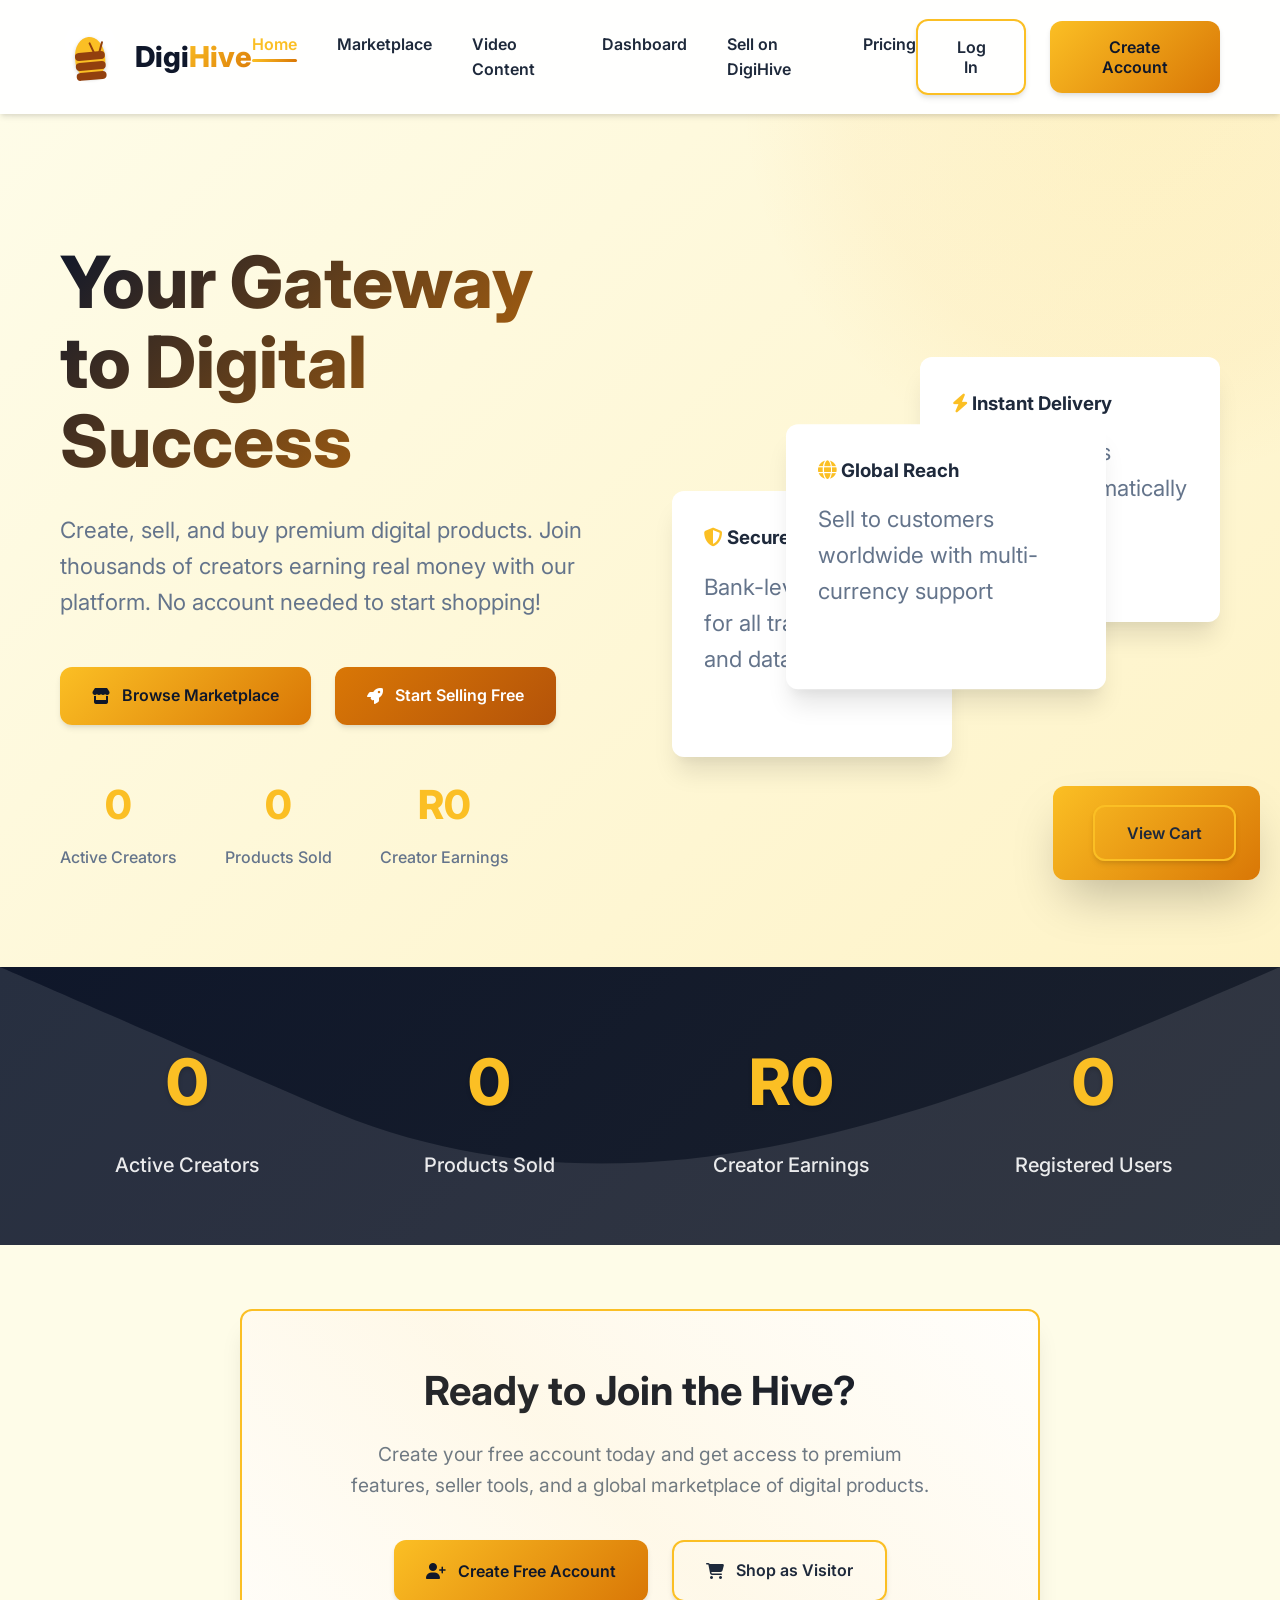
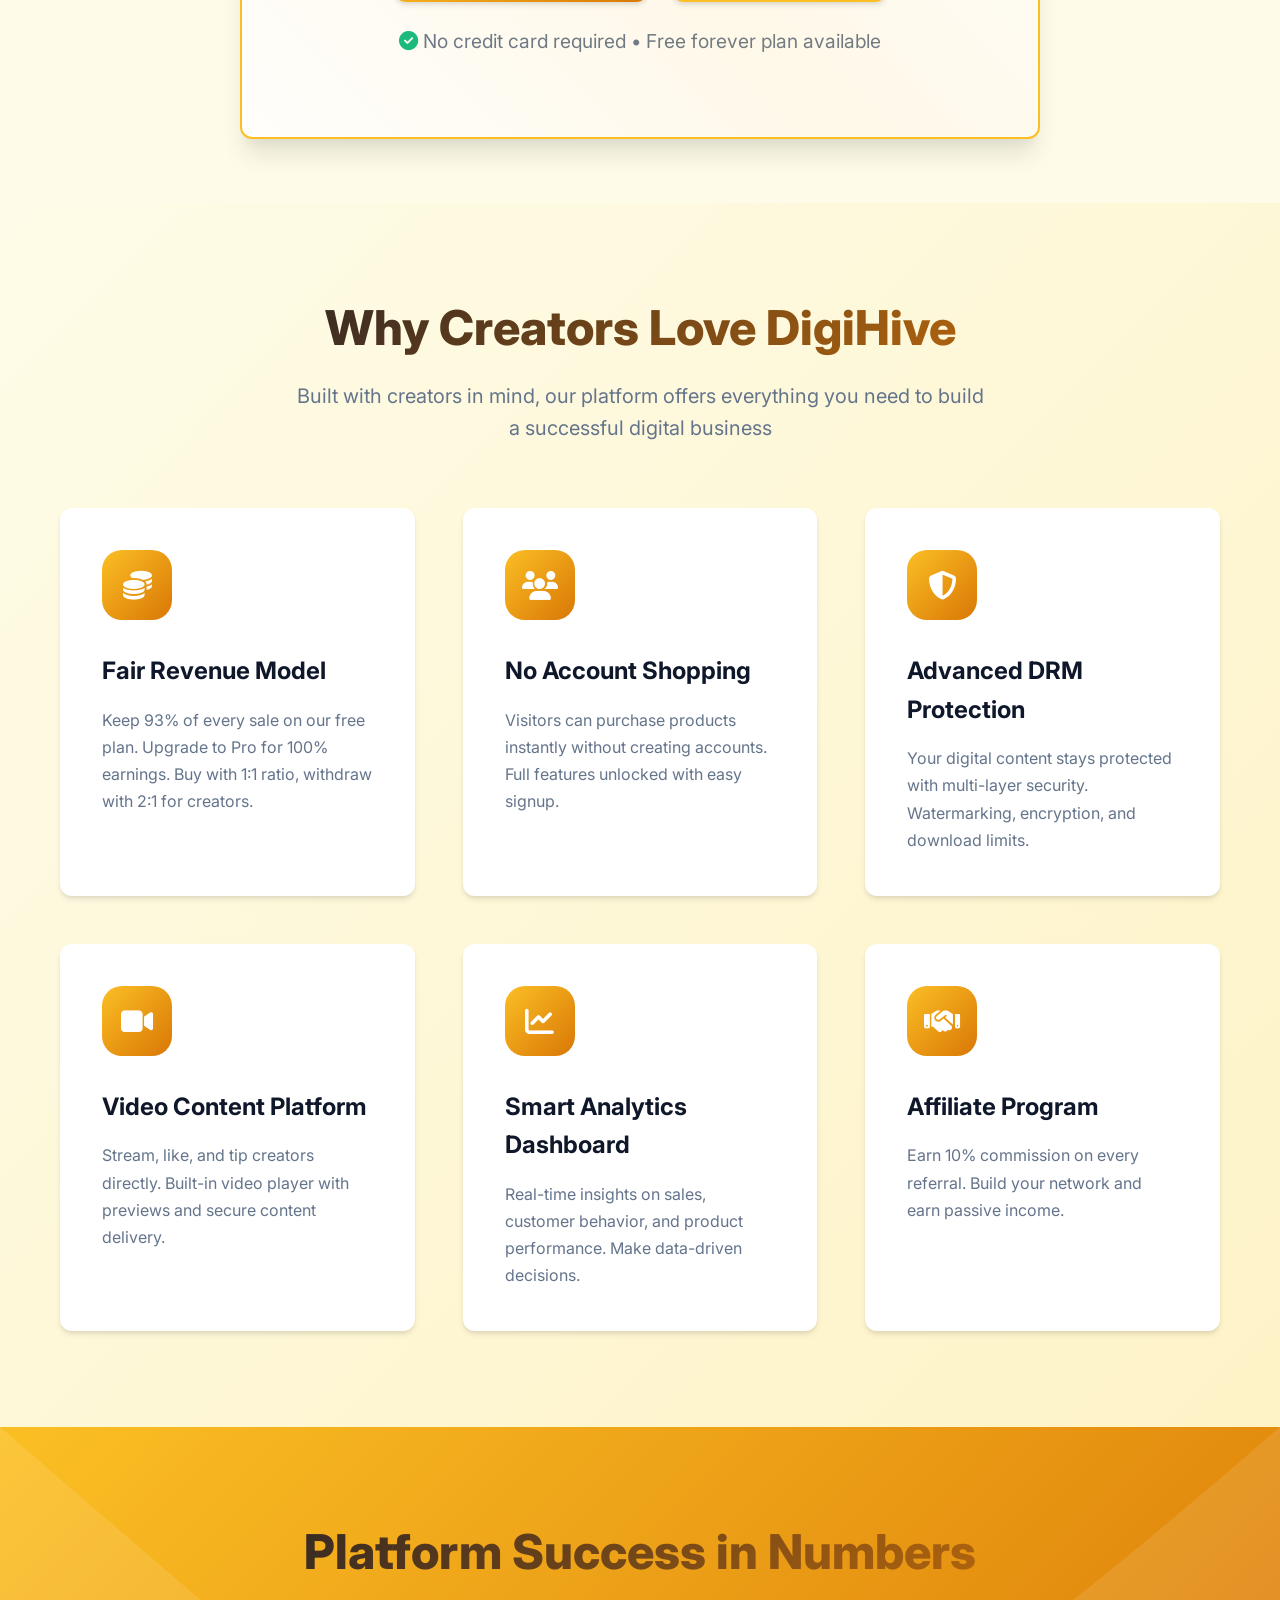
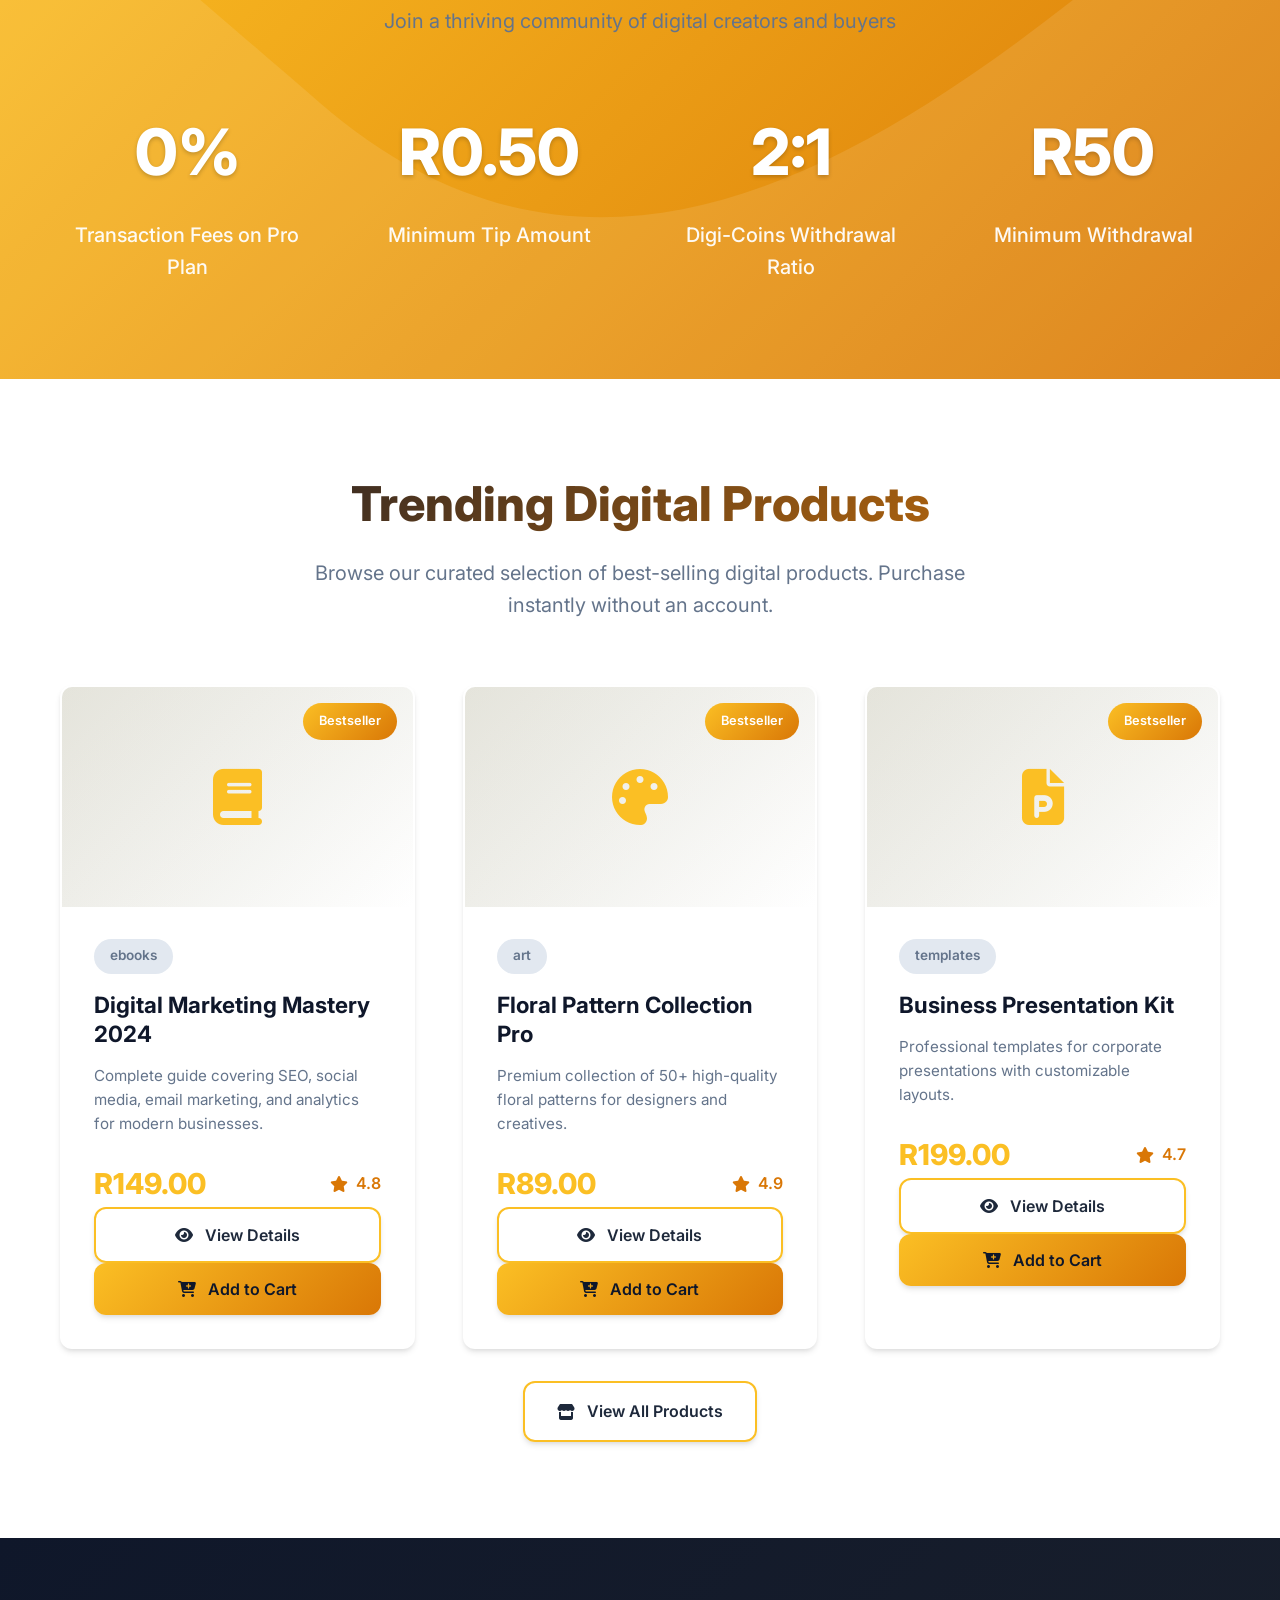
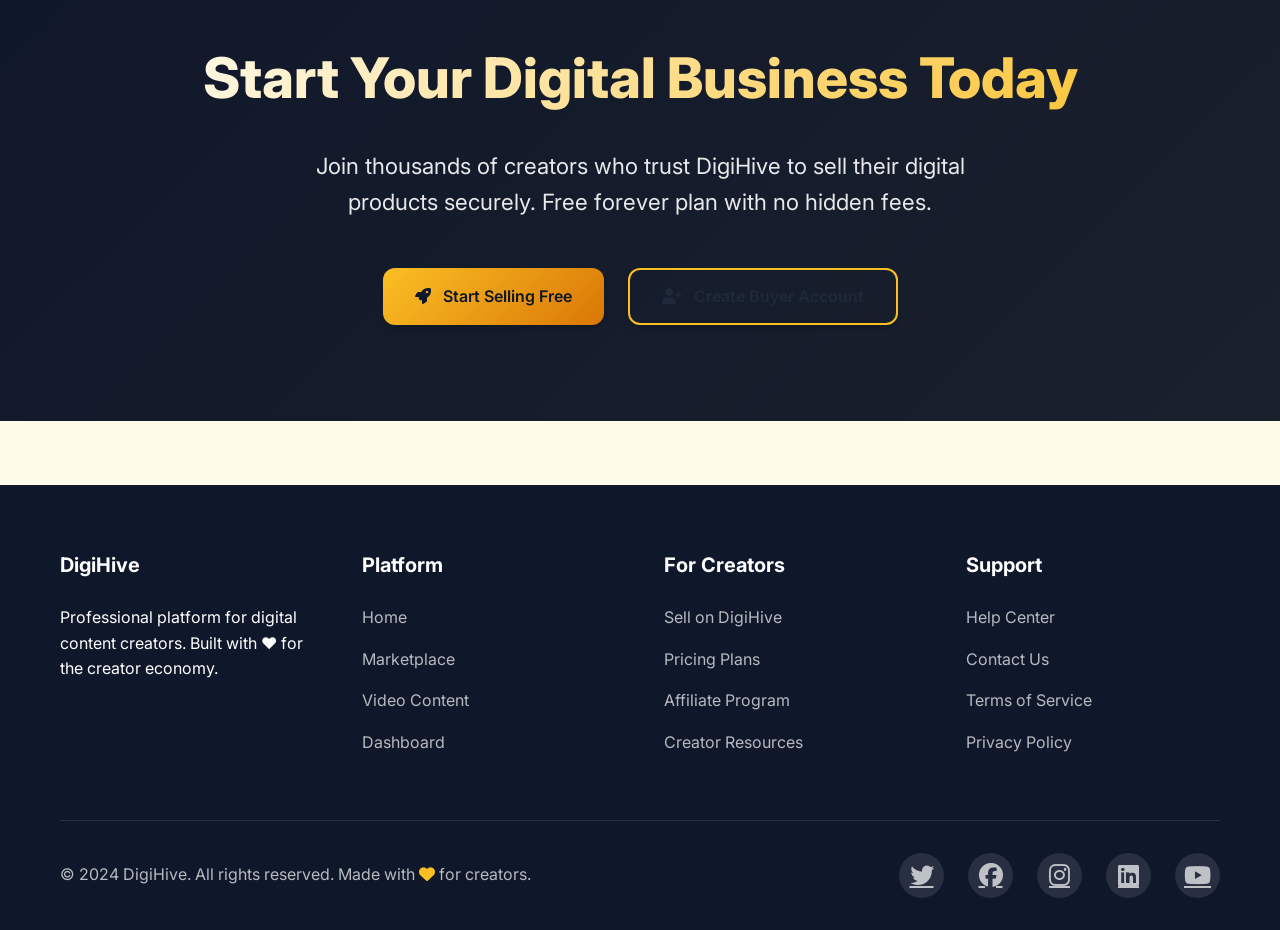
<file: index.html.html>
<!DOCTYPE html>
<html lang="en">
<head>
    <meta charset="UTF-8">
    <meta name="viewport" content="width=device-width, initial-scale=1.0">
    <title>DigiHive - Professional Platform for Digital Products</title>
    <link rel="stylesheet" href="https://cdnjs.cloudflare.com/ajax/libs/font-awesome/6.4.0/css/all.min.css">
    <link href="https://fonts.googleapis.com/css2?family=Inter:wght@300;400;500;600;700;800&display=swap" rel="stylesheet">
    <link rel="stylesheet" href="styles.css">
    <link rel="stylesheet" href="mobile.css" media="screen and (max-width: 768px)">
    <link rel="stylesheet" href="desktop.css" media="screen and (min-width: 769px)">
    <link rel="icon" type="image/x-icon" href="assets/favicon.ico">
</head>
<body>
    <!-- Navigation -->
    <header id="header">
        <div class="container">
            <nav>
                <a href="index.html" class="logo">
                    <div class="bee-logo-container">
                        <div class="bee-logo-animated">
                            <div class="bee-wings">
                                <div class="wing wing-left"></div>
                                <div class="wing wing-right"></div>
                            </div>
                            <div class="bee-body">
                                <div class="bee-stripe stripe-1"></div>
                                <div class="bee-stripe stripe-2"></div>
                                <div class="bee-stripe stripe-3"></div>
                                <div class="bee-antennas">
                                    <div class="antenna antenna-left"></div>
                                    <div class="antenna antenna-right"></div>
                                </div>
                            </div>
                        </div>
                    </div>
                    Digi<span>Hive</span>
                </a>
                
                <!-- Mobile Menu Button -->
                <button class="mobile-menu-btn" id="mobileMenuBtn">
                    <i class="fas fa-bars"></i>
                </button>
                
                <!-- Desktop Navigation -->
                <ul class="nav-links" id="desktopNav">
                    <li><a href="index.html" class="active">Home</a></li>
                    <li><a href="marketplace.html">Marketplace</a></li>
                    <li><a href="videos.html">Video Content</a></li>
                    <li><a href="dashboard.html">Dashboard</a></li>
                    <li><a href="seller.html">Sell on DigiHive</a></li>
                    <li><a href="plans.html">Pricing</a></li>
                </ul>
                
                <div class="nav-actions" id="navActions">
                    <div class="user-wallet" id="userWallet" style="display: none;">
                        <i class="fas fa-wallet"></i>
                        <span id="walletBalance">0 Coins</span>
                    </div>
                    <button class="btn btn-outline" id="loginBtn">Log In</button>
                    <button class="btn" id="signupBtn">Create Account</button>
                </div>
            </nav>
        </div>
    </header>

    <!-- Mobile Navigation Menu -->
    <div class="mobile-nav" id="mobileNav">
        <ul class="mobile-nav-links">
            <li><a href="index.html" onclick="toggleMobileMenu()">Home</a></li>
            <li><a href="marketplace.html" onclick="toggleMobileMenu()">Marketplace</a></li>
            <li><a href="videos.html" onclick="toggleMobileMenu()">Video Content</a></li>
            <li><a href="dashboard.html" onclick="toggleMobileMenu()">Dashboard</a></li>
            <li><a href="seller.html" onclick="toggleMobileMenu()">Sell on DigiHive</a></li>
            <li><a href="plans.html" onclick="toggleMobileMenu()">Pricing</a></li>
            <li><a href="profile.html" onclick="toggleMobileMenu()">My Profile</a></li>
            <li><a href="affiliate.html" onclick="toggleMobileMenu()">Affiliate</a></li>
            <li><a href="terms.html" onclick="toggleMobileMenu()">Terms</a></li>
        </ul>
    </div>

    <!-- Hero Section -->
    <section class="hero">
        <div class="container">
            <div class="hero-content">
                <div class="hero-text">
                    <h1>Your Gateway to Digital Success</h1>
                    <p>Create, sell, and buy premium digital products. Join thousands of creators earning real money with our platform. No account needed to start shopping!</p>
                    <div class="hero-actions">
                        <a href="marketplace.html" class="btn">
                            <i class="fas fa-store"></i> Browse Marketplace
                        </a>
                        <a href="seller.html" class="btn btn-accent">
                            <i class="fas fa-rocket"></i> Start Selling Free
                        </a>
                    </div>
                    <div class="hero-stats">
                        <div class="stat-item">
                            <div class="stat-number" id="creatorsCount">0</div>
                            <div class="stat-label">Active Creators</div>
                        </div>
                        <div class="stat-item">
                            <div class="stat-number" id="productsCount">0</div>
                            <div class="stat-label">Products Sold</div>
                        </div>
                        <div class="stat-item">
                            <div class="stat-number" id="earningsCount">R0</div>
                            <div class="stat-label">Creator Earnings</div>
                        </div>
                    </div>
                </div>
                <div class="hero-image">
                    <div class="floating-cards">
                        <div class="card card-1">
                            <h3><i class="fas fa-bolt" style="color: var(--primary);"></i> Instant Delivery</h3>
                            <p style="color: var(--gray); margin-top: 1rem;">Digital products delivered automatically after purchase</p>
                        </div>
                        <div class="card card-2">
                            <h3><i class="fas fa-shield-alt" style="color: var(--primary);"></i> Secure Platform</h3>
                            <p style="color: var(--gray); margin-top: 1rem;">Bank-level security for all transactions and data</p>
                        </div>
                        <div class="card card-3">
                            <h3><i class="fas fa-globe" style="color: var(--primary);"></i> Global Reach</h3>
                            <p style="color: var(--gray); margin-top: 1rem;">Sell to customers worldwide with multi-currency support</p>
                        </div>
                    </div>
                </div>
            </div>
        </div>
    </section>

    <!-- Real-time Counters -->
    <section class="counter-section">
        <div class="container">
            <div class="counters-container">
                <div class="counter-item" id="creatorsCounter">
                    <span class="counter-value" id="creatorsCountBig">0</span>
                    <div class="counter-label">Active Creators</div>
                </div>
                <div class="counter-item" id="productsCounter">
                    <span class="counter-value" id="productsCountBig">0</span>
                    <div class="counter-label">Products Sold</div>
                </div>
                <div class="counter-item" id="earningsCounter">
                    <span class="counter-value" id="earningsCountBig">R0</span>
                    <div class="counter-label">Creator Earnings</div>
                </div>
                <div class="counter-item" id="usersCounter">
                    <span class="counter-value" id="usersCount">0</span>
                    <div class="counter-label">Registered Users</div>
                </div>
            </div>
        </div>
    </section>

    <!-- Interactive Visitor Signup -->
    <div class="container">
        <div class="visitor-signup">
            <h2>Ready to Join the Hive?</h2>
            <p>Create your free account today and get access to premium features, seller tools, and a global marketplace of digital products.</p>
            <div class="visitor-actions">
                <button class="btn" id="signupTrigger">
                    <i class="fas fa-user-plus"></i> Create Free Account
                </button>
                <a href="marketplace.html" class="btn btn-outline">
                    <i class="fas fa-shopping-cart"></i> Shop as Visitor
                </a>
            </div>
            <p class="visitor-note">
                <i class="fas fa-check-circle" style="color: var(--success);"></i> No credit card required • Free forever plan available
            </p>
        </div>
    </div>

    <!-- Features Section -->
    <section class="features">
        <div class="container">
            <div class="section-header">
                <h2>Why Creators Love DigiHive</h2>
                <p>Built with creators in mind, our platform offers everything you need to build a successful digital business</p>
            </div>
            <div class="features-grid">
                <div class="feature-card">
                    <div class="feature-icon">
                        <i class="fas fa-coins"></i>
                    </div>
                    <h3>Fair Revenue Model</h3>
                    <p>Keep 93% of every sale on our free plan. Upgrade to Pro for 100% earnings. Buy with 1:1 ratio, withdraw with 2:1 for creators.</p>
                </div>
                <div class="feature-card">
                    <div class="feature-icon">
                        <i class="fas fa-users"></i>
                    </div>
                    <h3>No Account Shopping</h3>
                    <p>Visitors can purchase products instantly without creating accounts. Full features unlocked with easy signup.</p>
                </div>
                <div class="feature-card">
                    <div class="feature-icon">
                        <i class="fas fa-shield-alt"></i>
                    </div>
                    <h3>Advanced DRM Protection</h3>
                    <p>Your digital content stays protected with multi-layer security. Watermarking, encryption, and download limits.</p>
                </div>
                <div class="feature-card">
                    <div class="feature-icon">
                        <i class="fas fa-video"></i>
                    </div>
                    <h3>Video Content Platform</h3>
                    <p>Stream, like, and tip creators directly. Built-in video player with previews and secure content delivery.</p>
                </div>
                <div class="feature-card">
                    <div class="feature-icon">
                        <i class="fas fa-chart-line"></i>
                    </div>
                    <h3>Smart Analytics Dashboard</h3>
                    <p>Real-time insights on sales, customer behavior, and product performance. Make data-driven decisions.</p>
                </div>
                <div class="feature-card">
                    <div class="feature-icon">
                        <i class="fas fa-handshake"></i>
                    </div>
                    <h3>Affiliate Program</h3>
                    <p>Earn 10% commission on every referral. Build your network and earn passive income.</p>
                </div>
            </div>
        </div>
    </section>

    <!-- Stats Section -->
    <section class="stats">
        <div class="container">
            <div class="stats-content">
                <div class="section-header" style="color: white;">
                    <h2>Platform Success in Numbers</h2>
                    <p>Join a thriving community of digital creators and buyers</p>
                </div>
                <div class="stats-grid">
                    <div class="stat-item-large">
                        <h3>0%</h3>
                        <p>Transaction Fees on Pro Plan</p>
                    </div>
                    <div class="stat-item-large">
                        <h3>R0.50</h3>
                        <p>Minimum Tip Amount</p>
                    </div>
                    <div class="stat-item-large">
                        <h3>2:1</h3>
                        <p>Digi-Coins Withdrawal Ratio</p>
                    </div>
                    <div class="stat-item-large">
                        <h3>R50</h3>
                        <p>Minimum Withdrawal</p>
                    </div>
                </div>
            </div>
        </div>
    </section>

    <!-- Featured Products Preview -->
    <section class="featured-products">
        <div class="container">
            <div class="section-header">
                <h2>Trending Digital Products</h2>
                <p>Browse our curated selection of best-selling digital products. Purchase instantly without an account.</p>
            </div>
            <div class="products-grid" id="featuredProducts">
                <!-- Featured products will be loaded by JavaScript -->
            </div>
            <div class="text-center mt-4">
                <a href="marketplace.html" class="btn btn-outline">
                    <i class="fas fa-store"></i> View All Products
                </a>
            </div>
        </div>
    </section>

    <!-- CTA Section -->
    <section class="cta">
        <div class="container">
            <div class="cta-content">
                <h2>Start Your Digital Business Today</h2>
                <p>Join thousands of creators who trust DigiHive to sell their digital products securely. Free forever plan with no hidden fees.</p>
                <div class="cta-actions">
                    <a href="seller.html" class="btn">
                        <i class="fas fa-rocket"></i> Start Selling Free
                    </a>
                    <button class="btn btn-outline" id="buyerSignup">
                        <i class="fas fa-user-plus"></i> Create Buyer Account
                    </button>
                </div>
            </div>
        </div>
    </section>

    <!-- Footer -->
    <footer>
        <div class="container">
            <div class="footer-content">
                <div class="footer-column">
                    <h3>DigiHive</h3>
                    <p>Professional platform for digital content creators. Built with ❤️ for the creator economy.</p>
                </div>
                <div class="footer-column">
                    <h3>Platform</h3>
                    <ul class="footer-links">
                        <li><a href="index.html">Home</a></li>
                        <li><a href="marketplace.html">Marketplace</a></li>
                        <li><a href="videos.html">Video Content</a></li>
                        <li><a href="dashboard.html">Dashboard</a></li>
                    </ul>
                </div>
                <div class="footer-column">
                    <h3>For Creators</h3>
                    <ul class="footer-links">
                        <li><a href="seller.html">Sell on DigiHive</a></li>
                        <li><a href="plans.html">Pricing Plans</a></li>
                        <li><a href="affiliate.html">Affiliate Program</a></li>
                        <li><a href="#" id="creatorResources">Creator Resources</a></li>
                    </ul>
                </div>
                <div class="footer-column">
                    <h3>Support</h3>
                    <ul class="footer-links">
                        <li><a href="#" id="helpCenter">Help Center</a></li>
                        <li><a href="#" id="contactUs">Contact Us</a></li>
                        <li><a href="terms.html">Terms of Service</a></li>
                        <li><a href="#" id="privacyPolicy">Privacy Policy</a></li>
                    </ul>
                </div>
            </div>
            <div class="footer-bottom">
                <div class="copyright">
                    &copy; 2024 DigiHive. All rights reserved. Made with <i class="fas fa-heart" style="color: var(--primary);"></i> for creators.
                </div>
                <div class="social-links">
                    <a href="#"><i class="fab fa-twitter"></i></a>
                    <a href="#"><i class="fab fa-facebook"></i></a>
                    <a href="#"><i class="fab fa-instagram"></i></a>
                    <a href="#"><i class="fab fa-linkedin"></i></a>
                    <a href="#"><i class="fab fa-youtube"></i></a>
                </div>
            </div>
        </div>
    </footer>

    <!-- Modals -->
    <!-- Login Modal -->
    <div class="modal" id="loginModal">
        <div class="modal-content">
            <button class="modal-close" onclick="closeModal('loginModal')">&times;</button>
            <div class="modal-header">
                <h2>Welcome Back!</h2>
                <p>Log in to access your account and continue your journey</p>
            </div>
            <form id="loginForm">
                <button type="button" class="google-auth-btn" onclick="loginWithGoogle()">
                    <i class="fab fa-google"></i> Log in with Google
                </button>
                <div class="auth-divider">
                    <span>or log in with email</span>
                </div>
                <div class="form-group">
                    <label class="form-label">Email Address</label>
                    <input type="email" class="form-input" id="loginEmail" required>
                </div>
                <div class="form-group">
                    <label class="form-label">Password</label>
                    <input type="password" class="form-input" id="loginPassword" required>
                </div>
                <button type="submit" class="btn w-100">Log In</button>
                <div class="form-footer">
                    <p>Don't have an account? <a href="#" onclick="closeModal('loginModal'); openModal('signupModal')">Sign up here</a></p>
                    <p><a href="#" onclick="forgotPassword()">Forgot password?</a></p>
                </div>
            </form>
        </div>
    </div>

    <!-- Signup Modal -->
    <div class="modal" id="signupModal">
        <div class="modal-content">
            <button class="modal-close" onclick="closeModal('signupModal')">&times;</button>
            <div class="modal-header">
                <h2>Join the Hive!</h2>
                <p>Create your account and start your digital journey today</p>
            </div>
            <form id="signupForm">
                <button type="button" class="google-auth-btn" onclick="signupWithGoogle()">
                    <i class="fab fa-google"></i> Sign up with Google
                </button>
                <div class="auth-divider">
                    <span>or continue with email</span>
                </div>
                <div class="form-group">
                    <label class="form-label">Full Name *</label>
                    <input type="text" class="form-input" id="signupName" required>
                </div>
                <div class="form-group">
                    <label class="form-label">Email Address *</label>
                    <input type="email" class="form-input" id="signupEmail" required>
                </div>
                <div class="form-group">
                    <label class="form-label">Password *</label>
                    <input type="password" class="form-input" id="signupPassword" required>
                </div>
                <div class="form-group">
                    <label class="form-label">Account Type *</label>
                    <select class="form-input" id="accountType" required>
                        <option value="">Select account type</option>
                        <option value="buyer">Buyer Account (Purchase Only)</option>
                        <option value="seller">Seller Account (Sell Products)</option>
                        <option value="both">Both (Buyer & Seller)</option>
                    </select>
                </div>
                <div class="terms-acceptance">
                    <input type="checkbox" id="acceptTerms" required>
                    <label for="acceptTerms">I agree to the <a href="terms.html">Terms and Conditions</a></label>
                </div>
                <button type="submit" class="btn w-100">Create Account</button>
                <div class="form-footer">
                    <p>Already have an account? <a href="#" onclick="closeModal('signupModal'); openModal('loginModal')">Log in here</a></p>
                </div>
            </form>
        </div>
    </div>

    <!-- Email Verification Modal -->
    <div class="modal" id="verificationModal">
        <div class="modal-content">
            <button class="modal-close" onclick="closeModal('verificationModal')">&times;</button>
            <div class="verification-container">
                <h2>Email Verification</h2>
                <p>We've sent a 6-digit code to your email address. Please enter it below:</p>
                <div class="verification-code">
                    <input type="text" class="verification-input" maxlength="1" oninput="moveToNext(this, 1)">
                    <input type="text" class="verification-input" maxlength="1" oninput="moveToNext(this, 2)">
                    <input type="text" class="verification-input" maxlength="1" oninput="moveToNext(this, 3)">
                    <input type="text" class="verification-input" maxlength="1" oninput="moveToNext(this, 4)">
                    <input type="text" class="verification-input" maxlength="1" oninput="moveToNext(this, 5)">
                    <input type="text" class="verification-input" maxlength="1" oninput="moveToNext(this, 6)">
                </div>
                <button class="btn" onclick="verifyEmail()">
                    <i class="fas fa-check"></i> Verify Email
                </button>
                <p>Didn't receive the code? <a href="#" onclick="resendVerification()">Resend Code</a></p>
            </div>
        </div>
    </div>

    <!-- Cart Notification -->
    <div id="cartNotification">
        <span id="cartMessage"></span>
        <button class="btn btn-outline" onclick="viewCart()">View Cart</button>
    </div>

    <script src="script.js"></script>
</body>
</html>
</file>
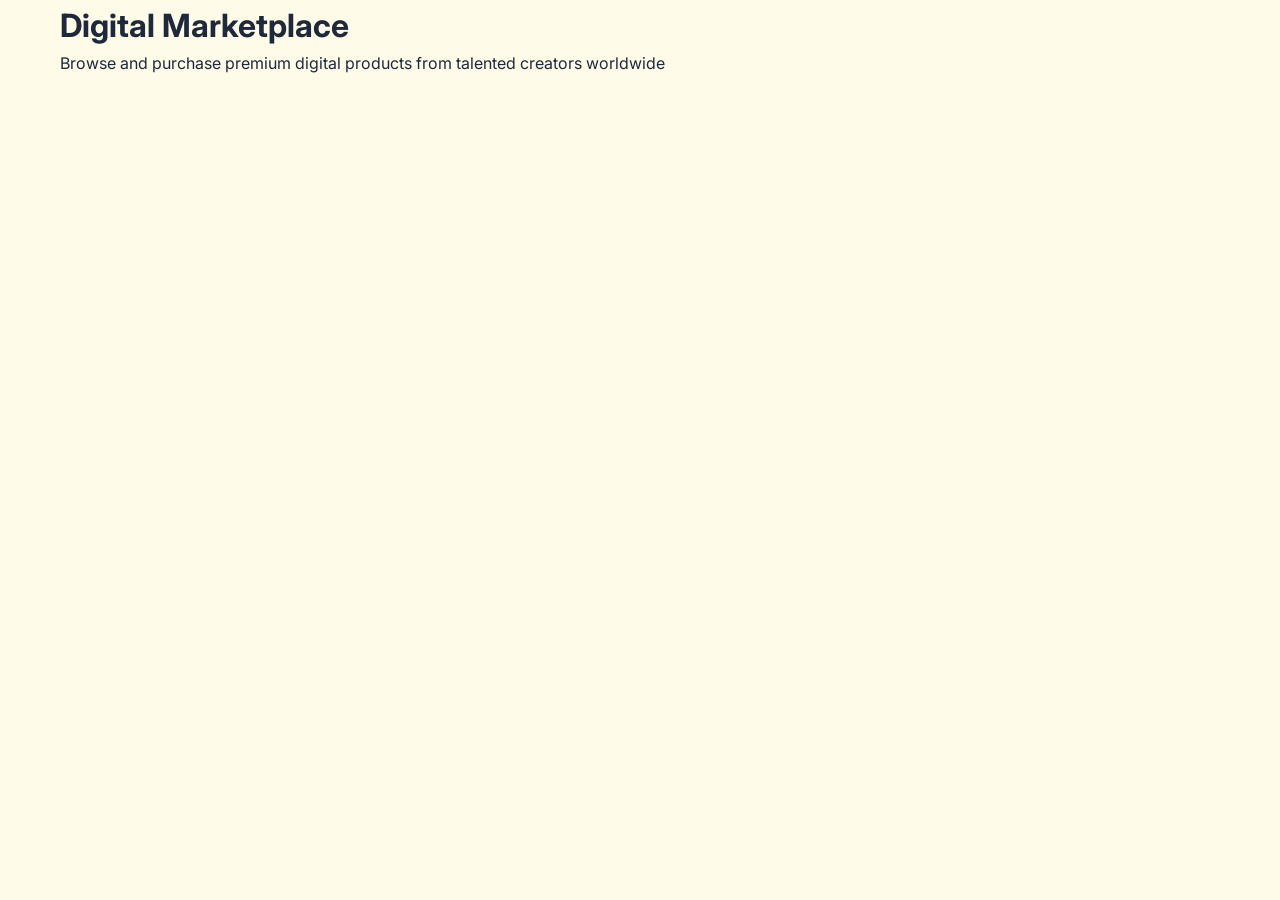
<file: marketplace.html.html>
<!DOCTYPE html>
<html lang="en">
<head>
    <meta charset="UTF-8">
    <meta name="viewport" content="width=device-width, initial-scale=1.0">
    <title>Marketplace - DigiHive</title>
    <link rel="stylesheet" href="styles.css">
    <link rel="stylesheet" href="mobile.css" media="screen and (max-width: 768px)">
    <link rel="stylesheet" href="desktop.css" media="screen and (min-width: 769px)">
    <link rel="stylesheet" href="https://cdnjs.cloudflare.com/ajax/libs/font-awesome/6.4.0/css/all.min.css">
    <link href="https://fonts.googleapis.com/css2?family=Inter:wght@300;400;500;600;700;800&display=swap" rel="stylesheet">
</head>
<body>
    <!-- Same header as index.html -->
    <!-- Marketplace specific content -->
    <div class="marketplace-header">
        <div class="container">
            <h1>Digital Marketplace</h1>
            <p>Browse and purchase premium digital products from talented creators worldwide</p>
        </div>
    </div>
    
    <div class="container">
        <div class="filters">
            <!-- Filters content -->
        </div>
        <div class="products-grid" id="marketplaceProducts">
            <!-- Products loaded by JavaScript -->
        </div>
    </div>
    <!-- Same footer as index.html -->
    <script src="script.js"></script>
</body>
</html>
</file>
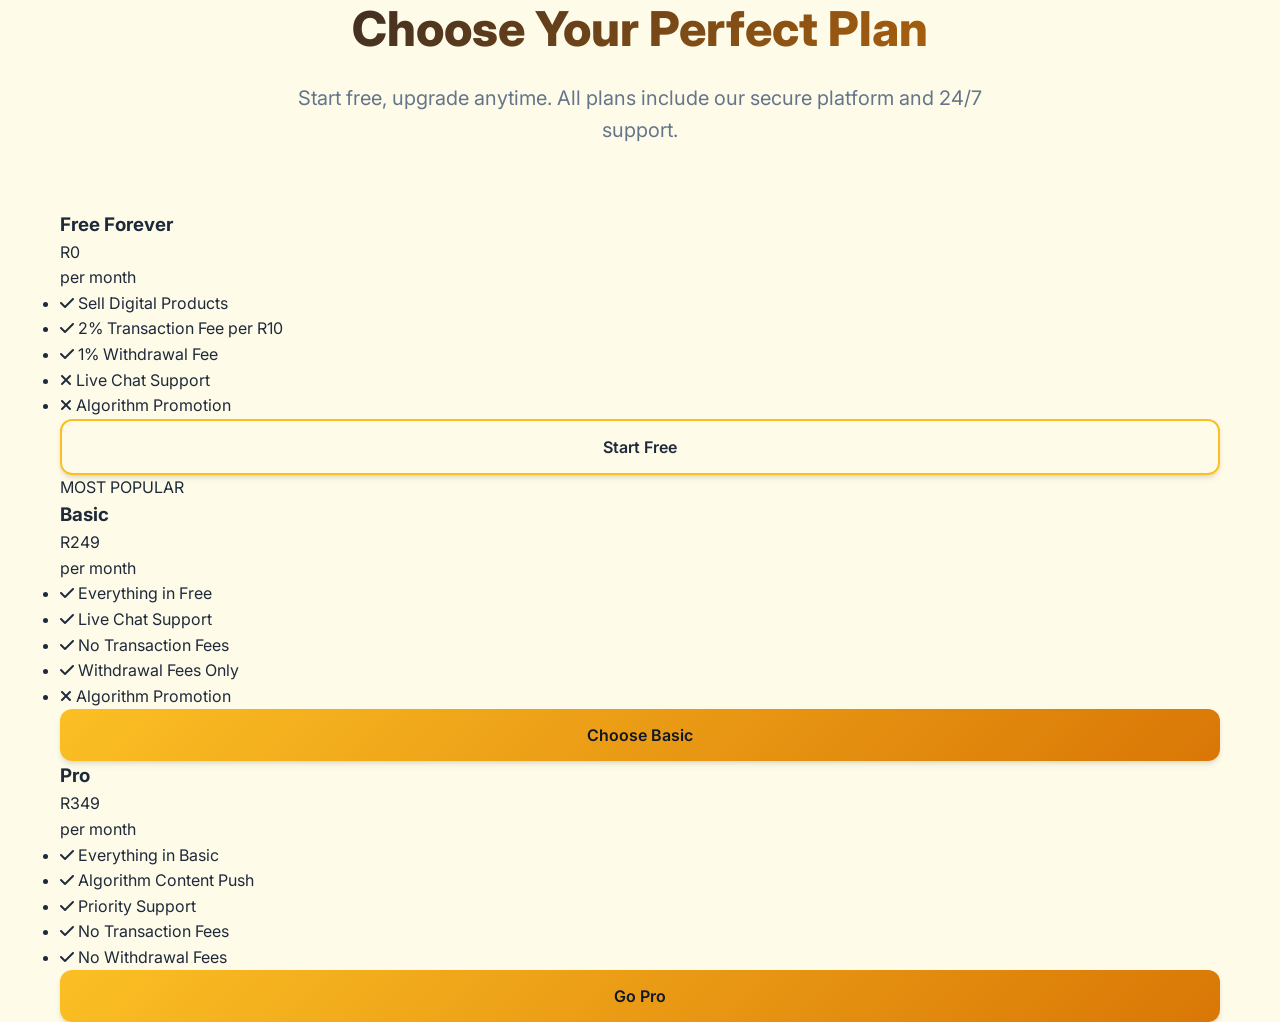
<file: plans.html>
<!DOCTYPE html>
<html lang="en">
<head>
    <meta charset="UTF-8">
    <meta name="viewport" content="width=device-width, initial-scale=1.0">
    <title>Pricing Plans - DigiHive</title>
    <link rel="stylesheet" href="styles.css">
    <link rel="stylesheet" href="mobile.css" media="screen and (max-width: 768px)">
    <link rel="stylesheet" href="desktop.css" media="screen and (min-width: 769px)">
    <link rel="stylesheet" href="https://cdnjs.cloudflare.com/ajax/libs/font-awesome/6.4.0/css/all.min.css">
    <link href="https://fonts.googleapis.com/css2?family=Inter:wght@300;400;500;600;700;800&display=swap" rel="stylesheet">
</head>
<body>
    <!-- Same header as index.html -->
    
    <div class="plans-section">
        <div class="container">
            <div class="section-header">
                <h2>Choose Your Perfect Plan</h2>
                <p>Start free, upgrade anytime. All plans include our secure platform and 24/7 support.</p>
            </div>
            
            <div class="plans-grid">
                <!-- Free Plan -->
                <div class="plan-card">
                    <div class="plan-header">
                        <h3 class="plan-name">Free Forever</h3>
                        <div class="plan-price">R0</div>
                        <div class="plan-period">per month</div>
                    </div>
                    <ul class="plan-features">
                        <li><i class="fas fa-check"></i> Sell Digital Products</li>
                        <li><i class="fas fa-check"></i> 2% Transaction Fee per R10</li>
                        <li><i class="fas fa-check"></i> 1% Withdrawal Fee</li>
                        <li><i class="fas fa-times disabled"></i> Live Chat Support</li>
                        <li><i class="fas fa-times disabled"></i> Algorithm Promotion</li>
                    </ul>
                    <button class="btn btn-outline w-100" onclick="selectPlan('free')">
                        Start Free
                    </button>
                </div>

                <!-- Basic Plan -->
                <div class="plan-card popular">
                    <div class="plan-badge">MOST POPULAR</div>
                    <div class="plan-header">
                        <h3 class="plan-name">Basic</h3>
                        <div class="plan-price">R249</div>
                        <div class="plan-period">per month</div>
                    </div>
                    <ul class="plan-features">
                        <li><i class="fas fa-check"></i> Everything in Free</li>
                        <li><i class="fas fa-check"></i> Live Chat Support</li>
                        <li><i class="fas fa-check"></i> No Transaction Fees</li>
                        <li><i class="fas fa-check"></i> Withdrawal Fees Only</li>
                        <li><i class="fas fa-times disabled"></i> Algorithm Promotion</li>
                    </ul>
                    <button class="btn w-100" onclick="selectPlan('basic')">
                        Choose Basic
                    </button>
                </div>

                <!-- Pro Plan -->
                <div class="plan-card">
                    <div class="plan-header">
                        <h3 class="plan-name">Pro</h3>
                        <div class="plan-price">R349</div>
                        <div class="plan-period">per month</div>
                    </div>
                    <ul class="plan-features">
                        <li><i class="fas fa-check"></i> Everything in Basic</li>
                        <li><i class="fas fa-check"></i> Algorithm Content Push</li>
                        <li><i class="fas fa-check"></i> Priority Support</li>
                        <li><i class="fas fa-check"></i> No Transaction Fees</li>
                        <li><i class="fas fa-check"></i> No Withdrawal Fees</li>
                    </ul>
                    <button class="btn w-100" onclick="selectPlan('pro')">
                        Go Pro
                    </button>
                </div>
            </div>
        </div>
    </div>
    
    <!-- Same footer as index.html -->
    <script src="script.js"></script>
</body>
</html>
</file>
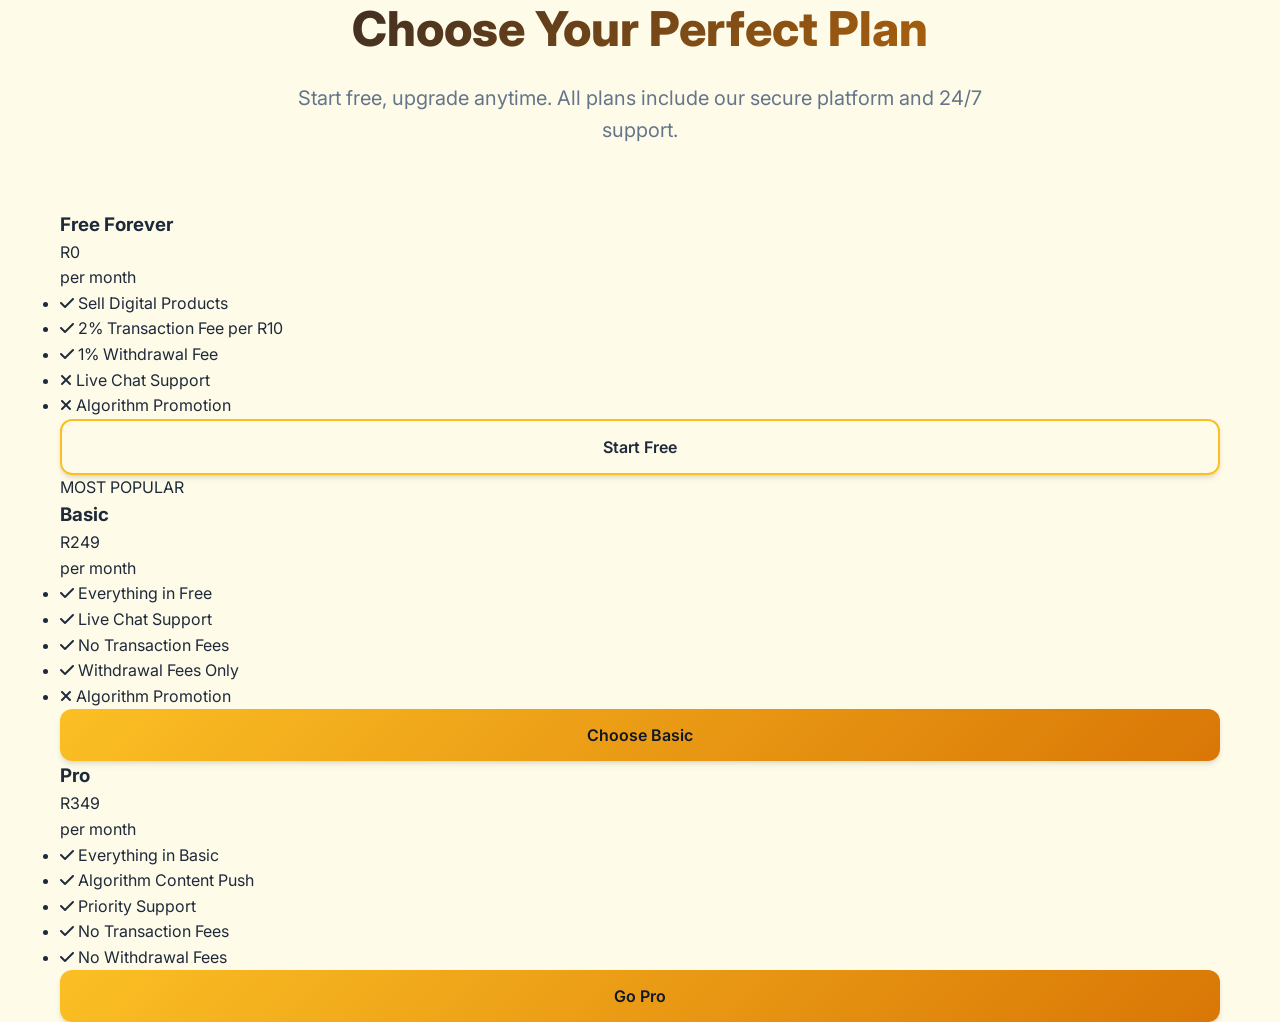
<file: plans.html.html>
<!DOCTYPE html>
<html lang="en">
<head>
    <meta charset="UTF-8">
    <meta name="viewport" content="width=device-width, initial-scale=1.0">
    <title>Pricing Plans - DigiHive</title>
    <link rel="stylesheet" href="styles.css">
    <link rel="stylesheet" href="mobile.css" media="screen and (max-width: 768px)">
    <link rel="stylesheet" href="desktop.css" media="screen and (min-width: 769px)">
    <link rel="stylesheet" href="https://cdnjs.cloudflare.com/ajax/libs/font-awesome/6.4.0/css/all.min.css">
    <link href="https://fonts.googleapis.com/css2?family=Inter:wght@300;400;500;600;700;800&display=swap" rel="stylesheet">
</head>
<body>
    <!-- Same header as index.html -->
    
    <div class="plans-section">
        <div class="container">
            <div class="section-header">
                <h2>Choose Your Perfect Plan</h2>
                <p>Start free, upgrade anytime. All plans include our secure platform and 24/7 support.</p>
            </div>
            
            <div class="plans-grid">
                <!-- Free Plan -->
                <div class="plan-card">
                    <div class="plan-header">
                        <h3 class="plan-name">Free Forever</h3>
                        <div class="plan-price">R0</div>
                        <div class="plan-period">per month</div>
                    </div>
                    <ul class="plan-features">
                        <li><i class="fas fa-check"></i> Sell Digital Products</li>
                        <li><i class="fas fa-check"></i> 2% Transaction Fee per R10</li>
                        <li><i class="fas fa-check"></i> 1% Withdrawal Fee</li>
                        <li><i class="fas fa-times disabled"></i> Live Chat Support</li>
                        <li><i class="fas fa-times disabled"></i> Algorithm Promotion</li>
                    </ul>
                    <button class="btn btn-outline w-100" onclick="selectPlan('free')">
                        Start Free
                    </button>
                </div>

                <!-- Basic Plan -->
                <div class="plan-card popular">
                    <div class="plan-badge">MOST POPULAR</div>
                    <div class="plan-header">
                        <h3 class="plan-name">Basic</h3>
                        <div class="plan-price">R249</div>
                        <div class="plan-period">per month</div>
                    </div>
                    <ul class="plan-features">
                        <li><i class="fas fa-check"></i> Everything in Free</li>
                        <li><i class="fas fa-check"></i> Live Chat Support</li>
                        <li><i class="fas fa-check"></i> No Transaction Fees</li>
                        <li><i class="fas fa-check"></i> Withdrawal Fees Only</li>
                        <li><i class="fas fa-times disabled"></i> Algorithm Promotion</li>
                    </ul>
                    <button class="btn w-100" onclick="selectPlan('basic')">
                        Choose Basic
                    </button>
                </div>

                <!-- Pro Plan -->
                <div class="plan-card">
                    <div class="plan-header">
                        <h3 class="plan-name">Pro</h3>
                        <div class="plan-price">R349</div>
                        <div class="plan-period">per month</div>
                    </div>
                    <ul class="plan-features">
                        <li><i class="fas fa-check"></i> Everything in Basic</li>
                        <li><i class="fas fa-check"></i> Algorithm Content Push</li>
                        <li><i class="fas fa-check"></i> Priority Support</li>
                        <li><i class="fas fa-check"></i> No Transaction Fees</li>
                        <li><i class="fas fa-check"></i> No Withdrawal Fees</li>
                    </ul>
                    <button class="btn w-100" onclick="selectPlan('pro')">
                        Go Pro
                    </button>
                </div>
            </div>
        </div>
    </div>
    
    <!-- Same footer as index.html -->
    <script src="script.js"></script>
</body>
</html>
</file>
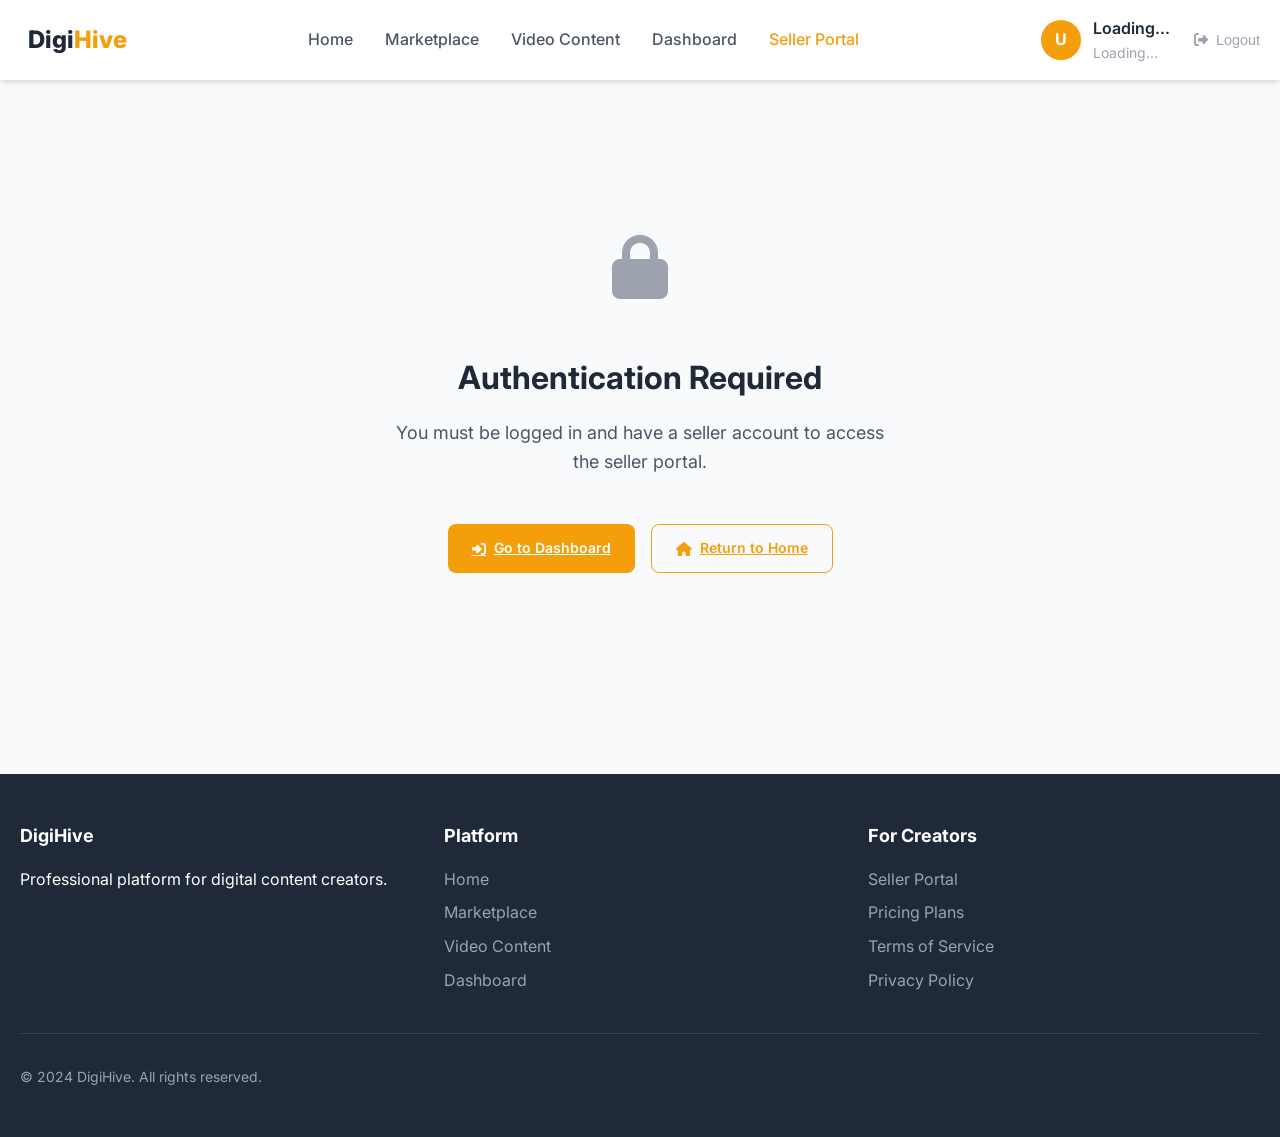
<file: seller.html>
<!DOCTYPE html>
<html lang="en">
<head>
    <meta charset="UTF-8">
    <meta name="viewport" content="width=device-width, initial-scale=1.0">
    <title>DigiHive - Seller Portal</title>
    <link rel="stylesheet" href="https://cdnjs.cloudflare.com/ajax/libs/font-awesome/6.4.0/css/all.min.css">
    <link href="https://fonts.googleapis.com/css2?family=Inter:wght@300;400;500;600;700;800&display=swap" rel="stylesheet">
    <style>
        :root {
            --primary: #f59e0b;
            --primary-dark: #d97706;
            --secondary: #10b981;
            --danger: #ef4444;
            --gray-light: #f3f4f6;
            --gray: #9ca3af;
            --gray-dark: #4b5563;
            --dark: #1f2937;
            --light: #ffffff;
            --success: #10b981;
            --warning: #f59e0b;
            --info: #3b82f6;
            --shadow: 0 4px 6px -1px rgba(0, 0, 0, 0.1), 0 2px 4px -1px rgba(0, 0, 0, 0.06);
            --shadow-lg: 0 10px 15px -3px rgba(0, 0, 0, 0.1), 0 4px 6px -2px rgba(0, 0, 0, 0.05);
            --radius: 8px;
        }

        * {
            margin: 0;
            padding: 0;
            box-sizing: border-box;
        }

        body {
            font-family: 'Inter', sans-serif;
            background-color: #f9fafb;
            color: var(--dark);
            line-height: 1.6;
        }

        .container {
            width: 100%;
            max-width: 1400px;
            margin: 0 auto;
            padding: 0 20px;
        }

        /* Header */
        header {
            background-color: var(--light);
            box-shadow: var(--shadow);
            position: sticky;
            top: 0;
            z-index: 100;
        }

        nav {
            display: flex;
            justify-content: space-between;
            align-items: center;
            padding: 1rem 0;
        }

        .logo {
            display: flex;
            align-items: center;
            font-size: 1.5rem;
            font-weight: 800;
            text-decoration: none;
            color: var(--dark);
        }

        .logo span {
            color: var(--primary);
        }

        .nav-links {
            display: flex;
            list-style: none;
            gap: 2rem;
        }

        .nav-links a {
            text-decoration: none;
            color: var(--gray-dark);
            font-weight: 500;
            transition: color 0.3s;
        }

        .nav-links a:hover, .nav-links a.active {
            color: var(--primary);
        }

        .user-section {
            display: flex;
            align-items: center;
            gap: 1.5rem;
        }

        .user-info {
            display: flex;
            align-items: center;
            gap: 0.75rem;
        }

        .user-avatar {
            width: 40px;
            height: 40px;
            border-radius: 50%;
            background-color: var(--primary);
            display: flex;
            align-items: center;
            justify-content: center;
            color: white;
            font-weight: bold;
        }

        .user-details h3 {
            font-size: 1rem;
            font-weight: 600;
        }

        .user-details p {
            font-size: 0.875rem;
            color: var(--gray);
        }

        .logout-btn {
            background: none;
            border: none;
            color: var(--gray);
            cursor: pointer;
            font-size: 0.9rem;
            display: flex;
            align-items: center;
            gap: 0.5rem;
        }

        .logout-btn:hover {
            color: var(--danger);
        }

        /* Auth Required Section */
        .auth-required {
            display: flex;
            flex-direction: column;
            align-items: center;
            justify-content: center;
            min-height: 70vh;
            text-align: center;
            padding: 3rem 1rem;
        }

        .auth-icon {
            font-size: 4rem;
            color: var(--gray);
            margin-bottom: 2rem;
        }

        .auth-required h2 {
            font-size: 2rem;
            margin-bottom: 1rem;
        }

        .auth-required p {
            font-size: 1.125rem;
            color: var(--gray-dark);
            max-width: 500px;
            margin-bottom: 2rem;
        }

        /* Dashboard - Only shown when authenticated */
        #sellerDashboard {
            display: none;
        }

        .seller-hero {
            background: linear-gradient(135deg, #667eea 0%, #764ba2 100%);
            color: white;
            padding: 4rem 0;
            text-align: center;
            border-radius: 0 0 var(--radius) var(--radius);
            margin-bottom: 3rem;
        }

        .seller-hero h1 {
            font-size: 2.5rem;
            margin-bottom: 1rem;
            font-weight: 800;
        }

        .seller-hero p {
            font-size: 1.125rem;
            max-width: 600px;
            margin: 0 auto 2rem;
            opacity: 0.9;
        }

        .plan-badge {
            display: inline-block;
            background-color: rgba(255, 255, 255, 0.2);
            padding: 0.5rem 1.5rem;
            border-radius: 50px;
            font-size: 0.875rem;
            font-weight: 600;
            margin-bottom: 1.5rem;
        }

        /* Seller Stats */
        .seller-stats {
            display: grid;
            grid-template-columns: repeat(auto-fit, minmax(250px, 1fr));
            gap: 1.5rem;
            margin-bottom: 3rem;
        }

        .stat-card {
            background-color: var(--light);
            border-radius: var(--radius);
            padding: 1.5rem;
            box-shadow: var(--shadow);
            display: flex;
            align-items: center;
            gap: 1rem;
        }

        .stat-icon {
            width: 60px;
            height: 60px;
            border-radius: 12px;
            display: flex;
            align-items: center;
            justify-content: center;
            font-size: 1.5rem;
        }

        .stat-earnings .stat-icon {
            background-color: rgba(16, 185, 129, 0.1);
            color: var(--success);
        }

        .stat-sales .stat-icon {
            background-color: rgba(59, 130, 246, 0.1);
            color: var(--info);
        }

        .stat-products .stat-icon {
            background-color: rgba(245, 158, 11, 0.1);
            color: var(--warning);
        }

        .stat-rating .stat-icon {
            background-color: rgba(139, 92, 246, 0.1);
            color: #8b5cf6;
        }

        .stat-details h3 {
            font-size: 0.875rem;
            color: var(--gray);
            font-weight: 500;
            margin-bottom: 0.25rem;
        }

        .stat-details .value {
            font-size: 1.5rem;
            font-weight: 700;
            margin-bottom: 0.25rem;
        }

        .stat-details .change {
            font-size: 0.875rem;
            font-weight: 500;
        }

        .positive {
            color: var(--success);
        }

        .neutral {
            color: var(--gray);
        }

        /* Tabs */
        .tabs {
            display: flex;
            border-bottom: 1px solid var(--gray-light);
            margin-bottom: 2rem;
            flex-wrap: wrap;
        }

        .tab {
            padding: 1rem 2rem;
            font-weight: 500;
            cursor: pointer;
            border-bottom: 2px solid transparent;
            transition: all 0.3s;
            white-space: nowrap;
        }

        .tab:hover {
            color: var(--primary);
        }

        .tab.active {
            color: var(--primary);
            border-bottom-color: var(--primary);
        }

        .tab-content {
            display: none;
        }

        .tab-content.active {
            display: block;
        }

        /* Sections */
        .section {
            background-color: var(--light);
            border-radius: var(--radius);
            padding: 2rem;
            box-shadow: var(--shadow);
            margin-bottom: 2rem;
        }

        .section-header {
            display: flex;
            justify-content: space-between;
            align-items: center;
            margin-bottom: 1.5rem;
            padding-bottom: 1rem;
            border-bottom: 1px solid var(--gray-light);
        }

        .section-header h2 {
            font-size: 1.25rem;
            font-weight: 600;
        }

        /* Buttons */
        .btn {
            padding: 0.75rem 1.5rem;
            border-radius: var(--radius);
            font-weight: 600;
            cursor: pointer;
            border: none;
            transition: all 0.3s;
            display: inline-flex;
            align-items: center;
            gap: 0.5rem;
            font-size: 0.875rem;
        }

        .btn-primary {
            background-color: var(--primary);
            color: white;
        }

        .btn-primary:hover {
            background-color: var(--primary-dark);
        }

        .btn-success {
            background-color: var(--success);
            color: white;
        }

        .btn-success:hover {
            background-color: #0da271;
        }

        .btn-outline {
            background-color: transparent;
            color: var(--primary);
            border: 1px solid var(--primary);
        }

        .btn-outline:hover {
            background-color: rgba(245, 158, 11, 0.1);
        }

        .btn:disabled {
            opacity: 0.6;
            cursor: not-allowed;
        }

        /* Tables */
        .table-container {
            overflow-x: auto;
        }

        table {
            width: 100%;
            border-collapse: collapse;
        }

        th {
            text-align: left;
            padding: 1rem;
            font-weight: 600;
            color: var(--gray-dark);
            border-bottom: 1px solid var(--gray-light);
        }

        td {
            padding: 1rem;
            border-bottom: 1px solid var(--gray-light);
        }

        .status-badge {
            display: inline-block;
            padding: 0.25rem 0.75rem;
            border-radius: 50px;
            font-size: 0.75rem;
            font-weight: 600;
        }

        .status-active {
            background-color: rgba(16, 185, 129, 0.1);
            color: var(--success);
        }

        .status-draft {
            background-color: rgba(156, 163, 175, 0.1);
            color: var(--gray-dark);
        }

        .status-pending {
            background-color: rgba(245, 158, 11, 0.1);
            color: var(--warning);
        }

        .status-completed {
            background-color: rgba(16, 185, 129, 0.1);
            color: var(--success);
        }

        .status-processing {
            background-color: rgba(59, 130, 246, 0.1);
            color: var(--info);
        }

        .action-buttons {
            display: flex;
            gap: 0.5rem;
        }

        .action-btn {
            background: none;
            border: none;
            cursor: pointer;
            color: var(--gray);
            transition: color 0.3s;
            padding: 0.25rem;
        }

        .action-btn:hover {
            color: var(--primary);
        }

        /* Form Styles */
        .form-group {
            margin-bottom: 1.5rem;
        }

        .form-label {
            display: block;
            margin-bottom: 0.5rem;
            font-weight: 500;
            color: var(--gray-dark);
        }

        .form-input, .form-select, .form-textarea {
            width: 100%;
            padding: 0.75rem 1rem;
            border: 1px solid var(--gray-light);
            border-radius: var(--radius);
            font-size: 1rem;
            transition: border-color 0.3s;
        }

        .form-input:focus, .form-select:focus, .form-textarea:focus {
            outline: none;
            border-color: var(--primary);
        }

        .form-textarea {
            min-height: 120px;
            resize: vertical;
        }

        .form-row {
            display: grid;
            grid-template-columns: 1fr 1fr;
            gap: 1.5rem;
        }

        .file-upload {
            border: 2px dashed var(--gray-light);
            border-radius: var(--radius);
            padding: 2rem;
            text-align: center;
            cursor: pointer;
            transition: border-color 0.3s;
        }

        .file-upload:hover {
            border-color: var(--primary);
        }

        .file-upload i {
            font-size: 2rem;
            color: var(--gray);
            margin-bottom: 1rem;
        }

        .progress-bar {
            width: 100%;
            height: 8px;
            background-color: var(--gray-light);
            border-radius: 4px;
            margin-top: 1rem;
            overflow: hidden;
        }

        .progress-fill {
            height: 100%;
            background-color: var(--primary);
            width: 0%;
            transition: width 0.3s;
        }

        /* Loading States */
        .loading {
            text-align: center;
            padding: 3rem;
            color: var(--gray);
        }

        .loading-spinner {
            border: 3px solid var(--gray-light);
            border-top: 3px solid var(--primary);
            border-radius: 50%;
            width: 40px;
            height: 40px;
            animation: spin 1s linear infinite;
            margin: 0 auto 1rem;
        }

        @keyframes spin {
            0% { transform: rotate(0deg); }
            100% { transform: rotate(360deg); }
        }

        /* Empty State */
        .empty-state {
            text-align: center;
            padding: 3rem 1rem;
            color: var(--gray);
        }

        .empty-state i {
            font-size: 3rem;
            margin-bottom: 1rem;
            opacity: 0.5;
        }

        .empty-state h3 {
            font-size: 1.25rem;
            margin-bottom: 0.5rem;
        }

        /* Modals */
        .modal {
            display: none;
            position: fixed;
            top: 0;
            left: 0;
            width: 100%;
            height: 100%;
            background-color: rgba(0, 0, 0, 0.5);
            z-index: 1000;
            align-items: center;
            justify-content: center;
        }

        .modal.active {
            display: flex;
        }

        .modal-content {
            background-color: var(--light);
            border-radius: var(--radius);
            width: 90%;
            max-width: 500px;
            max-height: 90vh;
            overflow-y: auto;
        }

        .modal-header {
            padding: 1.5rem;
            border-bottom: 1px solid var(--gray-light);
            display: flex;
            justify-content: space-between;
            align-items: center;
        }

        .modal-header h2 {
            font-size: 1.25rem;
            font-weight: 600;
        }

        .modal-close {
            background: none;
            border: none;
            font-size: 1.5rem;
            cursor: pointer;
            color: var(--gray);
        }

        .modal-body {
            padding: 1.5rem;
        }

        /* Error States */
        .error-message {
            background-color: rgba(239, 68, 68, 0.1);
            color: var(--danger);
            padding: 1rem;
            border-radius: var(--radius);
            margin-bottom: 1rem;
            display: flex;
            align-items: center;
            gap: 0.5rem;
        }

        /* Footer */
        footer {
            background-color: var(--dark);
            color: white;
            padding: 3rem 0;
            margin-top: 4rem;
        }

        .footer-content {
            display: grid;
            grid-template-columns: repeat(auto-fit, minmax(200px, 1fr));
            gap: 2rem;
            margin-bottom: 2rem;
        }

        .footer-column h3 {
            font-size: 1.125rem;
            margin-bottom: 1rem;
            color: white;
        }

        .footer-links {
            list-style: none;
        }

        .footer-links li {
            margin-bottom: 0.5rem;
        }

        .footer-links a {
            color: var(--gray);
            text-decoration: none;
            transition: color 0.3s;
        }

        .footer-links a:hover {
            color: var(--primary);
        }

        .footer-bottom {
            display: flex;
            justify-content: space-between;
            align-items: center;
            padding-top: 2rem;
            border-top: 1px solid rgba(255, 255, 255, 0.1);
        }

        .copyright {
            color: var(--gray);
            font-size: 0.875rem;
        }

        .social-links {
            display: flex;
            gap: 1rem;
        }

        .social-links a {
            color: var(--gray);
            font-size: 1.25rem;
            transition: color 0.3s;
        }

        .social-links a:hover {
            color: var(--primary);
        }

        /* Responsive */
        @media (max-width: 768px) {
            .nav-links {
                display: none;
            }
            
            .seller-hero h1 {
                font-size: 2rem;
            }
            
            .seller-stats {
                grid-template-columns: 1fr;
            }
            
            .tabs {
                overflow-x: auto;
            }
            
            .form-row {
                grid-template-columns: 1fr;
            }
            
            .footer-bottom {
                flex-direction: column;
                gap: 1rem;
                text-align: center;
            }
        }
    </style>
</head>
<body>
    <!-- Header -->
    <header>
        <div class="container">
            <nav>
                <a href="index.html" class="logo">
                    <i class="fas fa-bee" style="color: var(--primary); margin-right: 0.5rem;"></i>
                    Digi<span>Hive</span>
                </a>
                
                <ul class="nav-links">
                    <li><a href="index.html">Home</a></li>
                    <li><a href="marketplace.html">Marketplace</a></li>
                    <li><a href="videos.html">Video Content</a></li>
                    <li><a href="dashboard.html">Dashboard</a></li>
                    <li><a href="seller.html" class="active">Seller Portal</a></li>
                </ul>
                
                <div class="user-section">
                    <div class="user-info">
                        <div class="user-avatar" id="userAvatar">U</div>
                        <div class="user-details">
                            <h3 id="userName">Loading...</h3>
                            <p id="userPlan">Loading...</p>
                        </div>
                    </div>
                    <button class="logout-btn" id="logoutBtn">
                        <i class="fas fa-sign-out-alt"></i> Logout
                    </button>
                </div>
            </nav>
        </div>
    </header>

    <!-- Authentication Required Section (Shown when not logged in) -->
    <div id="authRequired" class="auth-required">
        <div class="auth-icon">
            <i class="fas fa-lock"></i>
        </div>
        <h2>Authentication Required</h2>
        <p>You must be logged in and have a seller account to access the seller portal.</p>
        <div style="display: flex; gap: 1rem; margin-top: 1rem;">
            <a href="dashboard.html" class="btn btn-primary">
                <i class="fas fa-sign-in-alt"></i> Go to Dashboard
            </a>
            <a href="index.html" class="btn btn-outline">
                <i class="fas fa-home"></i> Return to Home
            </a>
        </div>
    </div>

    <!-- Seller Dashboard (Only shown when authenticated) -->
    <div id="sellerDashboard">
        <!-- Hero Section -->
        <section class="seller-hero">
            <div class="container">
                <div class="plan-badge" id="sellerPlanBadge">Loading...</div>
                <h1 id="sellerWelcome">Seller Portal</h1>
                <p id="sellerDescription">Manage your digital products and track your sales performance</p>
                <div style="display: flex; gap: 1rem; justify-content: center;">
                    <button class="btn btn-primary" onclick="switchTab('products')">
                        <i class="fas fa-box"></i> My Products
                    </button>
                    <button class="btn btn-success" onclick="switchTab('add-product')">
                        <i class="fas fa-plus-circle"></i> Add Product
                    </button>
                </div>
            </div>
        </section>

        <!-- Main Content -->
        <div class="container">
            <!-- Seller Stats -->
            <div class="seller-stats" id="sellerStats">
                <div class="loading">
                    <div class="loading-spinner"></div>
                    <p>Loading statistics...</p>
                </div>
            </div>

            <!-- Tabs -->
            <div class="tabs">
                <div class="tab active" data-tab="products">My Products</div>
                <div class="tab" data-tab="add-product">Add Product</div>
                <div class="tab" data-tab="sales">Sales & Analytics</div>
                <div class="tab" data-tab="earnings">Earnings & Withdrawals</div>
            </div>

            <!-- My Products Tab -->
            <div class="tab-content active" id="products-tab">
                <div class="section">
                    <div class="section-header">
                        <h2>My Digital Products</h2>
                        <button class="btn btn-primary" onclick="switchTab('add-product')">
                            <i class="fas fa-plus"></i> Add New Product
                        </button>
                    </div>
                    <div id="productsTable">
                        <div class="loading">
                            <div class="loading-spinner"></div>
                            <p>Loading products...</p>
                        </div>
                    </div>
                </div>
            </div>

            <!-- Add Product Tab -->
            <div class="tab-content" id="add-product-tab">
                <div class="section">
                    <div class="section-header">
                        <h2>Add New Digital Product</h2>
                    </div>
                    
                    <form id="productForm">
                        <div class="form-row">
                            <div class="form-group">
                                <label class="form-label">Product Title *</label>
                                <input type="text" class="form-input" id="productTitle" placeholder="Enter product title" required>
                            </div>
                            
                            <div class="form-group">
                                <label class="form-label">Category *</label>
                                <select class="form-select" id="productCategory" required>
                                    <option value="">Select Category</option>
                                    <option value="ebooks">Ebooks & Guides</option>
                                    <option value="templates">Templates</option>
                                    <option value="courses">Online Courses</option>
                                    <option value="software">Software & Tools</option>
                                    <option value="graphics">Graphics & Design</option>
                                    <option value="audio">Audio & Music</option>
                                </select>
                            </div>
                        </div>
                        
                        <div class="form-group">
                            <label class="form-label">Description *</label>
                            <textarea class="form-textarea" id="productDescription" placeholder="Describe your product in detail..." required></textarea>
                        </div>
                        
                        <div class="form-row">
                            <div class="form-group">
                                <label class="form-label">Price (ZAR) *</label>
                                <input type="number" class="form-input" id="productPrice" placeholder="0.00" min="0" step="0.01" required>
                            </div>
                            
                            <div class="form-group">
                                <label class="form-label">Product Type</label>
                                <select class="form-select" id="productType">
                                    <option value="digital">Digital Download</option>
                                    <option value="video">Video Content</option>
                                </select>
                            </div>
                        </div>
                        
                        <div class="form-group">
                            <label class="form-label">Product File *</label>
                            <div class="file-upload" id="fileUploadArea">
                                <i class="fas fa-cloud-upload-alt"></i>
                                <p style="margin-bottom: 1rem; font-weight: 500;">Click to upload product file</p>
                                <p style="font-size: 0.875rem; color: var(--gray);">
                                    Max file size: 500MB • Supported formats: PDF, ZIP, MP4, MP3, DOC, PSD, etc.
                                </p>
                                <div id="selectedFileName" style="margin-top: 1rem; font-size: 0.875rem;"></div>
                                <div class="progress-bar" id="uploadProgress" style="display: none;">
                                    <div class="progress-fill" id="progressFill"></div>
                                </div>
                            </div>
                            <input type="file" id="productFile" style="display: none;">
                            <div id="uploadError" class="error-message" style="display: none; margin-top: 1rem;"></div>
                        </div>
                        
                        <div class="form-group">
                            <label class="form-label">Tags (comma separated)</label>
                            <input type="text" class="form-input" id="productTags" placeholder="digital, marketing, guide, premium">
                        </div>
                        
                        <div style="display: flex; gap: 1rem; margin-top: 2rem;">
                            <button type="submit" class="btn btn-primary" id="submitProductBtn">
                                <i class="fas fa-save"></i> Save & Publish Product
                            </button>
                            <button type="button" class="btn btn-outline" onclick="switchTab('products')">
                                <i class="fas fa-times"></i> Cancel
                            </button>
                        </div>
                    </form>
                </div>
            </div>

            <!-- Sales & Analytics Tab -->
            <div class="tab-content" id="sales-tab">
                <div class="section">
                    <div class="section-header">
                        <h2>Sales Analytics</h2>
                        <div>
                            <select class="form-select" style="width: 200px;" id="analyticsPeriod">
                                <option value="7days">Last 7 days</option>
                                <option value="30days" selected>Last 30 days</option>
                                <option value="90days">Last 90 days</option>
                                <option value="year">This year</option>
                                <option value="all">All time</option>
                            </select>
                        </div>
                    </div>
                    
                    <div id="analyticsContent">
                        <div class="loading">
                            <div class="loading-spinner"></div>
                            <p>Loading analytics data...</p>
                        </div>
                    </div>
                </div>
            </div>

            <!-- Earnings & Withdrawals Tab -->
            <div class="tab-content" id="earnings-tab">
                <div class="section">
                    <div class="section-header">
                        <h2>Earnings Overview</h2>
                        <button class="btn btn-primary" id="requestWithdrawalBtn" onclick="openWithdrawalModal()">
                            <i class="fas fa-money-bill-wave"></i> Request Withdrawal
                        </button>
                    </div>
                    
                    <div id="earningsStats">
                        <div class="loading">
                            <div class="loading-spinner"></div>
                            <p>Loading earnings data...</p>
                        </div>
                    </div>
                    
                    <div class="section-header" style="margin-top: 2rem;">
                        <h2>Withdrawal History</h2>
                    </div>
                    <div id="withdrawalHistory">
                        <div class="loading">
                            <div class="loading-spinner"></div>
                            <p>Loading withdrawal history...</p>
                        </div>
                    </div>
                </div>
            </div>
        </div>
    </div>

    <!-- Footer -->
    <footer>
        <div class="container">
            <div class="footer-content">
                <div class="footer-column">
                    <h3>DigiHive</h3>
                    <p>Professional platform for digital content creators.</p>
                </div>
                <div class="footer-column">
                    <h3>Platform</h3>
                    <ul class="footer-links">
                        <li><a href="index.html">Home</a></li>
                        <li><a href="marketplace.html">Marketplace</a></li>
                        <li><a href="videos.html">Video Content</a></li>
                        <li><a href="dashboard.html">Dashboard</a></li>
                    </ul>
                </div>
                <div class="footer-column">
                    <h3>For Creators</h3>
                    <ul class="footer-links">
                        <li><a href="seller.html">Seller Portal</a></li>
                        <li><a href="plans.html">Pricing Plans</a></li>
                        <li><a href="terms.html">Terms of Service</a></li>
                        <li><a href="#">Privacy Policy</a></li>
                    </ul>
                </div>
            </div>
            <div class="footer-bottom">
                <div class="copyright">
                    &copy; 2024 DigiHive. All rights reserved.
                </div>
            </div>
        </div>
    </footer>

    <!-- Withdrawal Modal -->
    <div class="modal" id="withdrawalModal">
        <div class="modal-content">
            <div class="modal-header">
                <h2>Request Withdrawal</h2>
                <button class="modal-close" onclick="closeModal('withdrawalModal')">&times;</button>
            </div>
            <div class="modal-body">
                <div id="withdrawalForm">
                    <div class="form-group">
                        <label class="form-label">Available Balance</label>
                        <div style="font-size: 1.5rem; font-weight: 700; color: var(--success);" id="availableBalance">R0.00</div>
                    </div>
                    
                    <div class="form-group">
                        <label class="form-label">Withdrawal Amount (ZAR) *</label>
                        <input type="number" class="form-input" id="withdrawalAmount" placeholder="0.00" min="50" step="0.01" required>
                        <small style="color: var(--gray);">Minimum withdrawal: R50.00</small>
                    </div>
                    
                    <div class="form-group">
                        <label class="form-label">Payment Method *</label>
                        <select class="form-select" id="withdrawalMethod" required>
                            <option value="">Select Method</option>
                            <option value="bank">Bank Transfer</option>
                            <option value="paypal">PayPal</option>
                        </select>
                    </div>
                    
                    <div id="bankDetails" style="display: none;">
                        <div class="form-group">
                            <label class="form-label">Bank Name *</label>
                            <input type="text" class="form-input" id="bankName">
                        </div>
                        <div class="form-group">
                            <label class="form-label">Account Holder Name *</label>
                            <input type="text" class="form-input" id="accountHolderName">
                        </div>
                        <div class="form-group">
                            <label class="form-label">Account Number *</label>
                            <input type="text" class="form-input" id="accountNumber">
                        </div>
                        <div class="form-group">
                            <label class="form-label">Branch Code *</label>
                            <input type="text" class="form-input" id="branchCode">
                        </div>
                    </div>
                    
                    <div id="paypalDetails" style="display: none;">
                        <div class="form-group">
                            <label class="form-label">PayPal Email *</label>
                            <input type="email" class="form-input" id="paypalEmail">
                        </div>
                    </div>
                    
                    <div id="withdrawalError" class="error-message" style="display: none;"></div>
                    
                    <button class="btn btn-primary w-100" onclick="submitWithdrawalRequest()" id="submitWithdrawalBtn">
                        <i class="fas fa-paper-plane"></i> Submit Withdrawal Request
                    </button>
                </div>
                
                <div id="withdrawalSuccess" style="display: none; text-align: center; padding: 2rem;">
                    <i class="fas fa-check-circle" style="font-size: 3rem; color: var(--success); margin-bottom: 1rem;"></i>
                    <h3>Withdrawal Request Submitted</h3>
                    <p>Your withdrawal request has been submitted and is being processed. You will receive a confirmation email shortly.</p>
                    <button class="btn btn-primary" onclick="closeModal('withdrawalModal')">
                        <i class="fas fa-check"></i> OK
                    </button>
                </div>
            </div>
        </div>
    </div>

    <!-- Notification -->
    <div id="notification" style="display: none; position: fixed; top: 20px; right: 20px; z-index: 2000;"></div>

    <script>
        // Global Variables
        let currentUser = null;
        let sellerData = null;
        let userProducts = [];
        let userSales = [];
        let userWithdrawals = [];
        let uploadedFile = null;

        // Initialize Page
        document.addEventListener('DOMContentLoaded', async function() {
            await checkAuthentication();
            if (currentUser && sellerData) {
                initializeSellerDashboard();
                loadSellerData();
            }
        });

        // Check Authentication
        async function checkAuthentication() {
            try {
                // Check if user is logged in (from localStorage)
                const user = JSON.parse(localStorage.getItem('digihive_user'));
                
                if (!user) {
                    showAuthRequired();
                    return;
                }

                currentUser = user;
                
                // Check if user has seller account
                if (!user.isSeller) {
                    showAuthRequired("Seller account required. Please upgrade your account in the dashboard.");
                    return;
                }

                // Load seller data (in production, this would be an API call)
                sellerData = await loadSellerDataFromStorage(user.id);
                
                if (!sellerData) {
                    showAuthRequired("Unable to load seller data. Please try again.");
                    return;
                }

                // Update UI with user info
                updateUserInfo();
            } catch (error) {
                console.error('Auth error:', error);
                showAuthRequired("Authentication error. Please log in again.");
            }
        }

        // Load seller data from storage (simulated)
        async function loadSellerDataFromStorage(userId) {
            // Simulate API delay
            await new Promise(resolve => setTimeout(resolve, 500));
            
            // In production, this would be an API call
            const data = JSON.parse(localStorage.getItem(`digihive_seller_${userId}`));
            
            if (!data) {
                // Create default seller data if not exists
                const defaultData = {
                    id: userId,
                    plan: 'free',
                    earnings: 0,
                    balance: 0,
                    digiCoins: 0,
                    totalSales: 0,
                    products: [],
                    sales: [],
                    withdrawals: []
                };
                
                localStorage.setItem(`digihive_seller_${userId}`, JSON.stringify(defaultData));
                return defaultData;
            }
            
            return data;
        }

        // Show authentication required screen
        function showAuthRequired(message = "You must be logged in and have a seller account to access the seller portal.") {
            document.getElementById('authRequired').style.display = 'flex';
            document.getElementById('sellerDashboard').style.display = 'none';
            
            if (message) {
                document.querySelector('#authRequired p').textContent = message;
            }
        }

        // Update user info in UI
        function updateUserInfo() {
            if (!currentUser || !sellerData) return;

            document.getElementById('userName').textContent = currentUser.name || 'Seller';
            document.getElementById('userPlan').textContent = sellerData.plan === 'free' ? 'Free Plan' : 
                                                             sellerData.plan === 'pro' ? 'Pro Plan' : 
                                                             sellerData.plan === 'business' ? 'Business Plan' : 'Seller';
            
            document.getElementById('userAvatar').textContent = currentUser.name ? currentUser.name.charAt(0).toUpperCase() : 'S';
            
            // Update seller dashboard
            document.getElementById('sellerWelcome').textContent = `Welcome, ${currentUser.name || 'Seller'}!`;
            document.getElementById('sellerPlanBadge').textContent = sellerData.plan === 'free' ? 'Free Seller Plan' : 
                                                                   sellerData.plan === 'pro' ? 'Pro Seller Plan' : 
                                                                   'Business Seller Plan';
        }

        // Initialize seller dashboard
        function initializeSellerDashboard() {
            document.getElementById('authRequired').style.display = 'none';
            document.getElementById('sellerDashboard').style.display = 'block';
            
            // Setup event listeners
            setupEventListeners();
            setupTabs();
        }

        // Load seller data
        async function loadSellerData() {
            try {
                // Load products
                await loadProducts();
                
                // Load sales data
                await loadSalesData();
                
                // Load withdrawals
                await loadWithdrawals();
                
                // Update stats
                updateSellerStats();
                
                // Update earnings tab
                updateEarningsTab();
            } catch (error) {
                console.error('Error loading seller data:', error);
                showNotification('Error loading data. Please refresh the page.', 'error');
            }
        }

        // Load products
        async function loadProducts() {
            // Simulate API call
            await new Promise(resolve => setTimeout(resolve, 300));
            
            // Get products from storage
            userProducts = sellerData.products || [];
            
            // Update products table
            updateProductsTable();
        }

        // Load sales data
        async function loadSalesData() {
            // Simulate API call
            await new Promise(resolve => setTimeout(resolve, 300));
            
            // Get sales from storage
            userSales = sellerData.sales || [];
        }

        // Load withdrawals
        async function loadWithdrawals() {
            // Simulate API call
            await new Promise(resolve => setTimeout(resolve, 300));
            
            // Get withdrawals from storage
            userWithdrawals = sellerData.withdrawals || [];
        }

        // Update seller stats
        function updateSellerStats() {
            const statsContainer = document.getElementById('sellerStats');
            
            if (!userProducts.length && !userSales.length) {
                statsContainer.innerHTML = `
                    <div class="empty-state">
                        <i class="fas fa-chart-line"></i>
                        <h3>No Statistics Available</h3>
                        <p>Start selling to see your performance statistics</p>
                    </div>
                `;
                return;
            }
            
            // Calculate stats
            const totalEarnings = userSales.reduce((sum, sale) => sum + sale.amount, 0);
            const totalSales = userSales.length;
            const activeProducts = userProducts.filter(p => p.status === 'active').length;
            
            // Calculate monthly change (simplified)
            const monthlyChange = totalSales > 0 ? '+12.5%' : '+0%';
            
            statsContainer.innerHTML = `
                <div class="stat-card stat-earnings">
                    <div class="stat-icon">
                        <i class="fas fa-money-bill-wave"></i>
                    </div>
                    <div class="stat-details">
                        <h3>Total Earnings</h3>
                        <div class="value">R${totalEarnings.toFixed(2)}</div>
                        <div class="change ${totalEarnings > 0 ? 'positive' : 'neutral'}">${totalEarnings > 0 ? monthlyChange : '+0% this month'}</div>
                    </div>
                </div>
                
                <div class="stat-card stat-sales">
                    <div class="stat-icon">
                        <i class="fas fa-chart-bar"></i>
                    </div>
                    <div class="stat-details">
                        <h3>Total Sales</h3>
                        <div class="value">${totalSales}</div>
                        <div class="change ${totalSales > 0 ? 'positive' : 'neutral'}">${totalSales > 0 ? monthlyChange : '+0% this month'}</div>
                    </div>
                </div>
                
                <div class="stat-card stat-products">
                    <div class="stat-icon">
                        <i class="fas fa-box"></i>
                    </div>
                    <div class="stat-details">
                        <h3>Active Products</h3>
                        <div class="value">${activeProducts}</div>
                        <div class="change ${activeProducts > 0 ? 'positive' : 'neutral'}">${activeProducts > 0 ? '+2 this month' : '+0 this month'}</div>
                    </div>
                </div>
                
                <div class="stat-card stat-rating">
                    <div class="stat-icon">
                        <i class="fas fa-star"></i>
                    </div>
                    <div class="stat-details">
                        <h3>Average Rating</h3>
                        <div class="value">${calculateAverageRating()}</div>
                        <div class="change neutral">+0.0 this month</div>
                    </div>
                </div>
            `;
        }

        // Calculate average rating
        function calculateAverageRating() {
            if (!userProducts.length) return '0.0';
            
            const ratedProducts = userProducts.filter(p => p.rating);
            if (!ratedProducts.length) return '0.0';
            
            const totalRating = ratedProducts.reduce((sum, product) => sum + (product.rating || 0), 0);
            return (totalRating / ratedProducts.length).toFixed(1);
        }

        // Update products table
        function updateProductsTable() {
            const productsTable = document.getElementById('productsTable');
            
            if (!userProducts.length) {
                productsTable.innerHTML = `
                    <div class="empty-state">
                        <i class="fas fa-box-open"></i>
                        <h3>No Products Yet</h3>
                        <p>Add your first digital product to start selling</p>
                        <button class="btn btn-primary" onclick="switchTab('add-product')" style="margin-top: 1rem;">
                            <i class="fas fa-plus-circle"></i> Add Your First Product
                        </button>
                    </div>
                `;
                return;
            }
            
            let tableHTML = `
                <div class="table-container">
                    <table>
                        <thead>
                            <tr>
                                <th>Product</th>
                                <th>Price</th>
                                <th>Sales</th>
                                <th>Revenue</th>
                                <th>Status</th>
                                <th>Actions</th>
                            </tr>
                        </thead>
                        <tbody>
            `;
            
            userProducts.forEach(product => {
                const productSales = userSales.filter(sale => sale.productId === product.id);
                const revenue = productSales.reduce((sum, sale) => sum + sale.amount, 0);
                
                tableHTML += `
                    <tr>
                        <td>
                            <strong>${product.title}</strong>
                            <div style="font-size: 0.875rem; color: var(--gray);">Category: ${formatCategory(product.category)}</div>
                        </td>
                        <td>R${product.price.toFixed(2)}</td>
                        <td>${productSales.length}</td>
                        <td>R${revenue.toFixed(2)}</td>
                        <td><span class="status-badge ${getStatusClass(product.status)}">${formatStatus(product.status)}</span></td>
                        <td>
                            <div class="action-buttons">
                                <button class="action-btn" title="Edit" onclick="editProduct('${product.id}')">
                                    <i class="fas fa-edit"></i>
                                </button>
                                <button class="action-btn" title="View" onclick="viewProduct('${product.id}')">
                                    <i class="fas fa-eye"></i>
                                </button>
                                <button class="action-btn" title="Delete" onclick="deleteProduct('${product.id}')">
                                    <i class="fas fa-trash"></i>
                                </button>
                            </div>
                        </td>
                    </tr>
                `;
            });
            
            tableHTML += `
                        </tbody>
                    </table>
                </div>
            `;
            
            productsTable.innerHTML = tableHTML;
        }

        // Update earnings tab
        function updateEarningsTab() {
            const totalEarnings = userSales.reduce((sum, sale) => sum + sale.amount, 0);
            const availableBalance = sellerData.balance || 0;
            const digiCoins = sellerData.digiCoins || 0;
            
            // Update earnings stats
            document.getElementById('earningsStats').innerHTML = `
                <div class="seller-stats">
                    <div class="stat-card">
                        <div class="stat-icon">
                            <i class="fas fa-money-bill-wave"></i>
                        </div>
                        <div class="stat-details">
                            <h3>Total Earnings</h3>
                            <div class="value">R${totalEarnings.toFixed(2)}</div>
                            <div class="change ${totalEarnings > 0 ? 'positive' : 'neutral'}">All time</div>
                        </div>
                    </div>
                    
                    <div class="stat-card">
                        <div class="stat-icon">
                            <i class="fas fa-wallet"></i>
                        </div>
                        <div class="stat-details">
                            <h3>Available for Withdrawal</h3>
                            <div class="value">R${availableBalance.toFixed(2)}</div>
                            <div class="change ${availableBalance >= 50 ? 'positive' : 'neutral'}">${availableBalance >= 50 ? 'Ready to withdraw' : 'Minimum R50 required'}</div>
                        </div>
                    </div>
                    
                    <div class="stat-card">
                        <div class="stat-icon">
                            <i class="fas fa-coins"></i>
                        </div>
                        <div class="stat-details">
                            <h3>Digi-Coins Balance</h3>
                            <div class="value">${digiCoins}</div>
                            <div class="change neutral">2 Digi-Coins = 1 ZAR</div>
                        </div>
                    </div>
                </div>
            `;
            
            // Update withdrawal history
            updateWithdrawalHistory();
        }

        // Update withdrawal history
        function updateWithdrawalHistory() {
            const withdrawalHistory = document.getElementById('withdrawalHistory');
            
            if (!userWithdrawals.length) {
                withdrawalHistory.innerHTML = `
                    <div class="empty-state">
                        <i class="fas fa-history"></i>
                        <h3>No Withdrawals Yet</h3>
                        <p>When you make withdrawals, they will appear here</p>
                    </div>
                `;
                return;
            }
            
            let tableHTML = `
                <div class="table-container">
                    <table>
                        <thead>
                            <tr>
                                <th>Date</th>
                                <th>Amount</th>
                                <th>Method</th>
                                <th>Status</th>
                                <th>Reference</th>
                            </tr>
                        </thead>
                        <tbody>
            `;
            
            userWithdrawals.forEach(withdrawal => {
                tableHTML += `
                    <tr>
                        <td>${formatDate(withdrawal.date)}</td>
                        <td>R${withdrawal.amount.toFixed(2)}</td>
                        <td>${formatWithdrawalMethod(withdrawal.method)}</td>
                        <td><span class="status-badge ${getWithdrawalStatusClass(withdrawal.status)}">${formatWithdrawalStatus(withdrawal.status)}</span></td>
                        <td>${withdrawal.reference}</td>
                    </tr>
                `;
            });
            
            tableHTML += `
                        </tbody>
                    </table>
                </div>
            `;
            
            withdrawalHistory.innerHTML = tableHTML;
        }

        // Setup event listeners
        function setupEventListeners() {
            // Logout button
            document.getElementById('logoutBtn').addEventListener('click', logout);
            
            // File upload
            const fileUploadArea = document.getElementById('fileUploadArea');
            const productFileInput = document.getElementById('productFile');
            
            fileUploadArea.addEventListener('click', function() {
                productFileInput.click();
            });
            
            productFileInput.addEventListener('change', handleFileUpload);
            
            // Withdrawal method change
            document.getElementById('withdrawalMethod')?.addEventListener('change', function() {
                const method = this.value;
                document.getElementById('bankDetails').style.display = method === 'bank' ? 'block' : 'none';
                document.getElementById('paypalDetails').style.display = method === 'paypal' ? 'block' : 'none';
            });
            
            // Analytics period change
            document.getElementById('analyticsPeriod')?.addEventListener('change', updateAnalytics);
            
            // Product form submission
            document.getElementById('productForm')?.addEventListener('submit', submitProductForm);
        }

        // Handle file upload
        function handleFileUpload(event) {
            const file = event.target.files[0];
            if (!file) return;
            
            // Validate file size (500MB max)
            const maxSize = 500 * 1024 * 1024; // 500MB in bytes
            if (file.size > maxSize) {
                showUploadError('File size exceeds 500MB limit. Please choose a smaller file.');
                return;
            }
            
            // Validate file type
            const validExtensions = ['.pdf', '.zip', '.mp4', '.mp3', '.doc', '.docx', '.psd', '.jpg', '.png', '.ppt', '.xlsx'];
            const fileExtension = '.' + file.name.split('.').pop().toLowerCase();
            
            if (!validExtensions.includes(fileExtension)) {
                showUploadError('File type not supported. Please upload PDF, ZIP, MP4, MP3, DOC, PSD, JPG, PNG, PPT, or XLSX files.');
                return;
            }
            
            uploadedFile = file;
            
            // Show selected file
            document.getElementById('selectedFileName').innerHTML = `
                <i class="fas fa-file" style="margin-right: 0.5rem;"></i>
                <strong>${file.name}</strong> (${formatFileSize(file.size)})
            `;
            document.getElementById('selectedFileName').style.color = 'var(--success)';
            
            // Hide any previous error
            document.getElementById('uploadError').style.display = 'none';
            
            // Simulate upload progress
            simulateUploadProgress();
        }

        // Simulate upload progress (in production, this would be real upload)
        function simulateUploadProgress() {
            const progressBar = document.getElementById('uploadProgress');
            const progressFill = document.getElementById('progressFill');
            
            progressBar.style.display = 'block';
            progressFill.style.width = '0%';
            
            let progress = 0;
            const interval = setInterval(() => {
                progress += 5;
                progressFill.style.width = progress + '%';
                
                if (progress >= 100) {
                    clearInterval(interval);
                    showNotification('File uploaded successfully!', 'success');
                }
            }, 100);
        }

        // Show upload error
        function showUploadError(message) {
            const errorDiv = document.getElementById('uploadError');
            errorDiv.innerHTML = `<i class="fas fa-exclamation-circle"></i> ${message}`;
            errorDiv.style.display = 'block';
        }

        // Submit product form
        async function submitProductForm(event) {
            event.preventDefault();
            
            if (!uploadedFile) {
                showNotification('Please upload a product file', 'error');
                return;
            }
            
            const submitBtn = document.getElementById('submitProductBtn');
            submitBtn.disabled = true;
            submitBtn.innerHTML = '<i class="fas fa-spinner fa-spin"></i> Saving...';
            
            try {
                // Get form data
                const productData = {
                    id: generateId(),
                    title: document.getElementById('productTitle').value,
                    category: document.getElementById('productCategory').value,
                    description: document.getElementById('productDescription').value,
                    price: parseFloat(document.getElementById('productPrice').value),
                    type: document.getElementById('productType').value,
                    tags: document.getElementById('productTags').value.split(',').map(tag => tag.trim()),
                    status: 'active',
                    createdAt: new Date().toISOString(),
                    fileName: uploadedFile.name,
                    fileSize: uploadedFile.size,
                    sales: 0,
                    rating: null
                };
                
                // Validate price
                if (productData.price <= 0) {
                    throw new Error('Price must be greater than 0');
                }
                
                // Add product to seller data
                sellerData.products.push(productData);
                
                // Save to storage
                await saveSellerData();
                
                // Update products list
                userProducts.push(productData);
                
                // Reset form
                document.getElementById('productForm').reset();
                document.getElementById('selectedFileName').innerHTML = '';
                document.getElementById('uploadProgress').style.display = 'none';
                uploadedFile = null;
                
                // Switch to products tab
                switchTab('products');
                
                // Update UI
                updateProductsTable();
                updateSellerStats();
                
                showNotification('Product published successfully!', 'success');
            } catch (error) {
                console.error('Error saving product:', error);
                showNotification(error.message || 'Error saving product', 'error');
            } finally {
                submitBtn.disabled = false;
                submitBtn.innerHTML = '<i class="fas fa-save"></i> Save & Publish Product';
            }
        }

        // Open withdrawal modal
        function openWithdrawalModal() {
            if (sellerData.balance < 50) {
                showNotification('Minimum withdrawal amount is R50. Your current balance is R' + sellerData.balance.toFixed(2), 'warning');
                return;
            }
            
            document.getElementById('availableBalance').textContent = 'R' + sellerData.balance.toFixed(2);
            document.getElementById('withdrawalAmount').value = '';
            document.getElementById('withdrawalMethod').value = '';
            document.getElementById('withdrawalError').style.display = 'none';
            document.getElementById('withdrawalForm').style.display = 'block';
            document.getElementById('withdrawalSuccess').style.display = 'none';
            
            // Reset form fields
            document.getElementById('bankName').value = '';
            document.getElementById('accountHolderName').value = '';
            document.getElementById('accountNumber').value = '';
            document.getElementById('branchCode').value = '';
            document.getElementById('paypalEmail').value = '';
            
            openModal('withdrawalModal');
        }

        // Submit withdrawal request
        async function submitWithdrawalRequest() {
            const submitBtn = document.getElementById('submitWithdrawalBtn');
            const amount = parseFloat(document.getElementById('withdrawalAmount').value);
            const method = document.getElementById('withdrawalMethod').value;
            
            // Validation
            if (!amount || amount < 50) {
                showWithdrawalError('Minimum withdrawal amount is R50.00');
                return;
            }
            
            if (amount > sellerData.balance) {
                showWithdrawalError('Withdrawal amount cannot exceed available balance');
                return;
            }
            
            if (!method) {
                showWithdrawalError('Please select a payment method');
                return;
            }
            
            // Validate method-specific details
            if (method === 'bank') {
                const bankName = document.getElementById('bankName').value;
                const accountHolder = document.getElementById('accountHolderName').value;
                const accountNumber = document.getElementById('accountNumber').value;
                const branchCode = document.getElementById('branchCode').value;
                
                if (!bankName || !accountHolder || !accountNumber || !branchCode) {
                    showWithdrawalError('Please fill in all bank details');
                    return;
                }
            } else if (method === 'paypal') {
                const paypalEmail = document.getElementById('paypalEmail').value;
                if (!paypalEmail || !isValidEmail(paypalEmail)) {
                    showWithdrawalError('Please enter a valid PayPal email address');
                    return;
                }
            }
            
            submitBtn.disabled = true;
            submitBtn.innerHTML = '<i class="fas fa-spinner fa-spin"></i> Processing...';
            
            try {
                // Create withdrawal record
                const withdrawal = {
                    id: generateId(),
                    amount: amount,
                    method: method,
                    status: 'pending',
                    date: new Date().toISOString(),
                    reference: 'W-' + generateReference(),
                    details: method === 'bank' ? {
                        bankName: document.getElementById('bankName').value,
                        accountHolder: document.getElementById('accountHolderName').value,
                        accountNumber: document.getElementById('accountNumber').value,
                        branchCode: document.getElementById('branchCode').value
                    } : {
                        paypalEmail: document.getElementById('paypalEmail').value
                    }
                };
                
                // Update seller balance
                sellerData.balance -= amount;
                
                // Add to withdrawals
                sellerData.withdrawals.push(withdrawal);
                userWithdrawals.push(withdrawal);
                
                // Save to storage
                await saveSellerData();
                
                // Show success
                document.getElementById('withdrawalForm').style.display = 'none';
                document.getElementById('withdrawalSuccess').style.display = 'block';
                
                // Update earnings tab
                updateEarningsTab();
            } catch (error) {
                console.error('Error processing withdrawal:', error);
                showWithdrawalError('Error processing withdrawal. Please try again.');
            } finally {
                submitBtn.disabled = false;
                submitBtn.innerHTML = '<i class="fas fa-paper-plane"></i> Submit Withdrawal Request';
            }
        }

        // Show withdrawal error
        function showWithdrawalError(message) {
            const errorDiv = document.getElementById('withdrawalError');
            errorDiv.innerHTML = `<i class="fas fa-exclamation-circle"></i> ${message}`;
            errorDiv.style.display = 'block';
        }

        // Update analytics
        function updateAnalytics() {
            const period = document.getElementById('analyticsPeriod').value;
            const analyticsContent = document.getElementById('analyticsContent');
            
            if (!userSales.length) {
                analyticsContent.innerHTML = `
                    <div class="empty-state">
                        <i class="fas fa-chart-line"></i>
                        <h3>No Sales Data Available</h3>
                        <p>Start selling to see your analytics data</p>
                    </div>
                `;
                return;
            }
            
            // Calculate analytics based on period
            const now = new Date();
            let filteredSales = [...userSales];
            
            if (period === '7days') {
                const sevenDaysAgo = new Date(now.getTime() - 7 * 24 * 60 * 60 * 1000);
                filteredSales = userSales.filter(sale => new Date(sale.date) >= sevenDaysAgo);
            } else if (period === '30days') {
                const thirtyDaysAgo = new Date(now.getTime() - 30 * 24 * 60 * 60 * 1000);
                filteredSales = userSales.filter(sale => new Date(sale.date) >= thirtyDaysAgo);
            } else if (period === '90days') {
                const ninetyDaysAgo = new Date(now.getTime() - 90 * 24 * 60 * 60 * 1000);
                filteredSales = userSales.filter(sale => new Date(sale.date) >= ninetyDaysAgo);
            } else if (period === 'year') {
                const yearStart = new Date(now.getFullYear(), 0, 1);
                filteredSales = userSales.filter(sale => new Date(sale.date) >= yearStart);
            }
            
            const totalEarnings = filteredSales.reduce((sum, sale) => sum + sale.amount, 0);
            const totalSalesCount = filteredSales.length;
            
            // Group sales by product
            const salesByProduct = {};
            filteredSales.forEach(sale => {
                if (!salesByProduct[sale.productId]) {
                    salesByProduct[sale.productId] = 0;
                }
                salesByProduct[sale.productId]++;
            });
            
            // Get top products
            const topProducts = Object.entries(salesByProduct)
                .map(([productId, count]) => {
                    const product = userProducts.find(p => p.id === productId);
                    return {
                        name: product ? product.title : 'Unknown Product',
                        sales: count
                    };
                })
                .sort((a, b) => b.sales - a.sales)
                .slice(0, 3);
            
            // Group sales by category
            const salesByCategory = {};
            filteredSales.forEach(sale => {
                const product = userProducts.find(p => p.id === sale.productId);
                if (product) {
                    if (!salesByCategory[product.category]) {
                        salesByCategory[product.category] = 0;
                    }
                    salesByCategory[product.category]++;
                }
            });
            
            analyticsContent.innerHTML = `
                <div style="margin-bottom: 2rem;">
                    <div style="background-color: var(--gray-light); border-radius: var(--radius); padding: 2rem; text-align: center;">
                        <h3 style="margin-bottom: 1rem;">Period: ${formatPeriod(period)}</h3>
                        <div style="display: flex; justify-content: center; gap: 3rem; flex-wrap: wrap;">
                            <div style="text-align: center;">
                                <div style="font-size: 2rem; font-weight: 700; color: var(--success);">R${totalEarnings.toFixed(2)}</div>
                                <div style="font-size: 0.875rem; color: var(--gray);">Total Earnings</div>
                            </div>
                            <div style="text-align: center;">
                                <div style="font-size: 2rem; font-weight: 700; color: var(--info);">${totalSalesCount}</div>
                                <div style="font-size: 0.875rem; color: var(--gray);">Total Sales</div>
                            </div>
                        </div>
                    </div>
                </div>
                
                <div class="form-row">
                    <div class="section">
                        <h3 style="margin-bottom: 1rem;">Top Products</h3>
                        ${topProducts.length ? `
                            <ul style="list-style: none;">
                                ${topProducts.map(product => `
                                    <li style="padding: 1rem 0; border-bottom: 1px solid var(--gray-light); display: flex; justify-content: space-between;">
                                        <span>${product.name}</span>
                                        <strong>${product.sales} sales</strong>
                                    </li>
                                `).join('')}
                            </ul>
                        ` : `
                            <div class="empty-state" style="padding: 1rem;">
                                <p>No sales in this period</p>
                            </div>
                        `}
                    </div>
                    
                    <div class="section">
                        <h3 style="margin-bottom: 1rem;">Sales by Category</h3>
                        ${Object.keys(salesByCategory).length ? `
                            <ul style="list-style: none;">
                                ${Object.entries(salesByCategory).map(([category, count]) => `
                                    <li style="padding: 1rem 0; border-bottom: 1px solid var(--gray-light); display: flex; justify-content: space-between;">
                                        <span>${formatCategory(category)}</span>
                                        <strong>${count} sales</strong>
                                    </li>
                                `).join('')}
                            </ul>
                        ` : `
                            <div class="empty-state" style="padding: 1rem;">
                                <p>No category data</p>
                            </div>
                        `}
                    </div>
                </div>
            `;
        }

        // Edit product
        function editProduct(productId) {
            const product = userProducts.find(p => p.id === productId);
            if (!product) return;
            
            // Switch to add product tab and populate form
            switchTab('add-product');
            
            // Populate form
            document.getElementById('productTitle').value = product.title;
            document.getElementById('productCategory').value = product.category;
            document.getElementById('productDescription').value = product.description;
            document.getElementById('productPrice').value = product.price;
            document.getElementById('productType').value = product.type;
            document.getElementById('productTags').value = product.tags.join(', ');
            
            // Update form for editing
            const submitBtn = document.getElementById('submitProductBtn');
            submitBtn.innerHTML = '<i class="fas fa-save"></i> Update Product';
            submitBtn.onclick = function(e) {
                e.preventDefault();
                updateProduct(productId);
            };
            
            showNotification('Edit mode: Updating existing product', 'info');
        }

        // Update product
        async function updateProduct(productId) {
            try {
                const productIndex = userProducts.findIndex(p => p.id === productId);
                if (productIndex === -1) return;
                
                // Update product data
                userProducts[productIndex] = {
                    ...userProducts[productIndex],
                    title: document.getElementById('productTitle').value,
                    category: document.getElementById('productCategory').value,
                    description: document.getElementById('productDescription').value,
                    price: parseFloat(document.getElementById('productPrice').value),
                    type: document.getElementById('productType').value,
                    tags: document.getElementById('productTags').value.split(',').map(tag => tag.trim()),
                    updatedAt: new Date().toISOString()
                };
                
                // Update seller data
                sellerData.products[productIndex] = userProducts[productIndex];
                
                // Save to storage
                await saveSellerData();
                
                // Reset form
                document.getElementById('productForm').reset();
                
                // Switch to products tab
                switchTab('products');
                
                // Update UI
                updateProductsTable();
                
                showNotification('Product updated successfully!', 'success');
                
                // Reset form button
                const submitBtn = document.getElementById('submitProductBtn');
                submitBtn.innerHTML = '<i class="fas fa-save"></i> Save & Publish Product';
                submitBtn.onclick = null;
            } catch (error) {
                console.error('Error updating product:', error);
                showNotification('Error updating product', 'error');
            }
        }

        // View product
        function viewProduct(productId) {
            const product = userProducts.find(p => p.id === productId);
            if (!product) return;
            
            alert(`Product: ${product.title}\nPrice: R${product.price.toFixed(2)}\nCategory: ${formatCategory(product.category)}\nDescription: ${product.description}`);
        }

        // Delete product
        async function deleteProduct(productId) {
            if (!confirm('Are you sure you want to delete this product? This action cannot be undone.')) {
                return;
            }
            
            try {
                // Remove from arrays
                userProducts = userProducts.filter(p => p.id !== productId);
                sellerData.products = sellerData.products.filter(p => p.id !== productId);
                
                // Save to storage
                await saveSellerData();
                
                // Update UI
                updateProductsTable();
                updateSellerStats();
                
                showNotification('Product deleted successfully', 'success');
            } catch (error) {
                console.error('Error deleting product:', error);
                showNotification('Error deleting product', 'error');
            }
        }

        // Save seller data to storage
        async function saveSellerData() {
            // Simulate API delay
            await new Promise(resolve => setTimeout(resolve, 200));
            
            // Save to localStorage (in production, this would be an API call)
            localStorage.setItem(`digihive_seller_${currentUser.id}`, JSON.stringify(sellerData));
        }

        // Logout
        function logout() {
            if (confirm('Are you sure you want to logout?')) {
                // Clear any session data (in production)
                // localStorage.removeItem('digihive_user');
                
                // Redirect to home
                window.location.href = 'index.html';
            }
        }

        // Setup tabs
        function setupTabs() {
            const tabs = document.querySelectorAll('.tab');
            const tabContents = document.querySelectorAll('.tab-content');
            
            tabs.forEach(tab => {
                tab.addEventListener('click', function() {
                    const tabId = this.getAttribute('data-tab');
                    switchTab(tabId);
                });
            });
        }

        // Switch tab
        function switchTab(tabId) {
            // Update active tab
            document.querySelectorAll('.tab').forEach(tab => {
                if (tab.getAttribute('data-tab') === tabId) {
                    tab.classList.add('active');
                } else {
                    tab.classList.remove('active');
                }
            });
            
            // Show active tab content
            document.querySelectorAll('.tab-content').forEach(content => {
                if (content.id === `${tabId}-tab`) {
                    content.classList.add('active');
                } else {
                    content.classList.remove('active');
                }
            });
            
            // Load tab-specific data
            if (tabId === 'sales') {
                updateAnalytics();
            } else if (tabId === 'earnings') {
                updateEarningsTab();
            }
        }

        // Open modal
        function openModal(modalId) {
            document.getElementById(modalId).classList.add('active');
        }

        // Close modal
        function closeModal(modalId) {
            document.getElementById(modalId).classList.remove('active');
        }

        // Show notification
        function showNotification(message, type = 'info') {
            const notification = document.getElementById('notification');
            const icon = type === 'success' ? 'fa-check-circle' :
                        type === 'error' ? 'fa-exclamation-circle' :
                        type === 'warning' ? 'fa-exclamation-triangle' : 'fa-info-circle';
            
            const color = type === 'success' ? 'var(--success)' :
                         type === 'error' ? 'var(--danger)' :
                         type === 'warning' ? 'var(--warning)' : 'var(--info)';
            
            notification.innerHTML = `
                <div style="background-color: ${color}; color: white; padding: 1rem 1.5rem; border-radius: var(--radius); box-shadow: var(--shadow-lg); display: flex; align-items: center; gap: 0.5rem;">
                    <i class="fas ${icon}"></i>
                    <span>${message}</span>
                    <button onclick="this.parentElement.parentElement.style.display='none'" style="background: none; border: none; color: white; margin-left: 1rem; cursor: pointer;">
                        <i class="fas fa-times"></i>
                    </button>
                </div>
            `;
            
            notification.style.display = 'block';
            
            // Auto-hide after 5 seconds
            setTimeout(() => {
                notification.style.display = 'none';
            }, 5000);
        }

        // Utility functions
        function generateId() {
            return 'prod_' + Math.random().toString(36).substr(2, 9);
        }

        function generateReference() {
            return Math.random().toString(36).substr(2, 8).toUpperCase();
        }

        function formatCategory(category) {
            const categories = {
                'ebooks': 'Ebooks & Guides',
                'templates': 'Templates',
                'courses': 'Online Courses',
                'software': 'Software & Tools',
                'graphics': 'Graphics & Design',
                'audio': 'Audio & Music'
            };
            return categories[category] || category;
        }

        function formatStatus(status) {
            return status.charAt(0).toUpperCase() + status.slice(1);
        }

        function getStatusClass(status) {
            const classes = {
                'active': 'status-active',
                'draft': 'status-draft',
                'pending': 'status-pending'
            };
            return classes[status] || 'status-draft';
        }

        function formatDate(dateString) {
            const date = new Date(dateString);
            return date.toLocaleDateString('en-ZA', {
                year: 'numeric',
                month: 'short',
                day: 'numeric'
            });
        }

        function formatWithdrawalMethod(method) {
            return method === 'bank' ? 'Bank Transfer' : 'PayPal';
        }

        function formatWithdrawalStatus(status) {
            const statusMap = {
                'pending': 'Pending',
                'processing': 'Processing',
                'completed': 'Completed',
                'failed': 'Failed'
            };
            return statusMap[status] || status;
        }

        function getWithdrawalStatusClass(status) {
            const classes = {
                'pending': 'status-pending',
                'processing': 'status-pending',
                'completed': 'status-completed',
                'failed': 'status-draft'
            };
            return classes[status] || 'status-pending';
        }

        function formatFileSize(bytes) {
            if (bytes < 1024) return bytes + ' B';
            if (bytes < 1024 * 1024) return (bytes / 1024).toFixed(1) + ' KB';
            return (bytes / (1024 * 1024)).toFixed(1) + ' MB';
        }

        function formatPeriod(period) {
            const periods = {
                '7days': 'Last 7 Days',
                '30days': 'Last 30 Days',
                '90days': 'Last 90 Days',
                'year': 'This Year',
                'all': 'All Time'
            };
            return periods[period] || period;
        }

        function isValidEmail(email) {
            const re = /^[^\s@]+@[^\s@]+\.[^\s@]+$/;
            return re.test(email);
        }

        // Close modals when clicking outside
        window.addEventListener('click', function(e) {
            if (e.target.classList.contains('modal')) {
                e.target.classList.remove('active');
            }
        });
    </script>
</body>
</html>
</file>
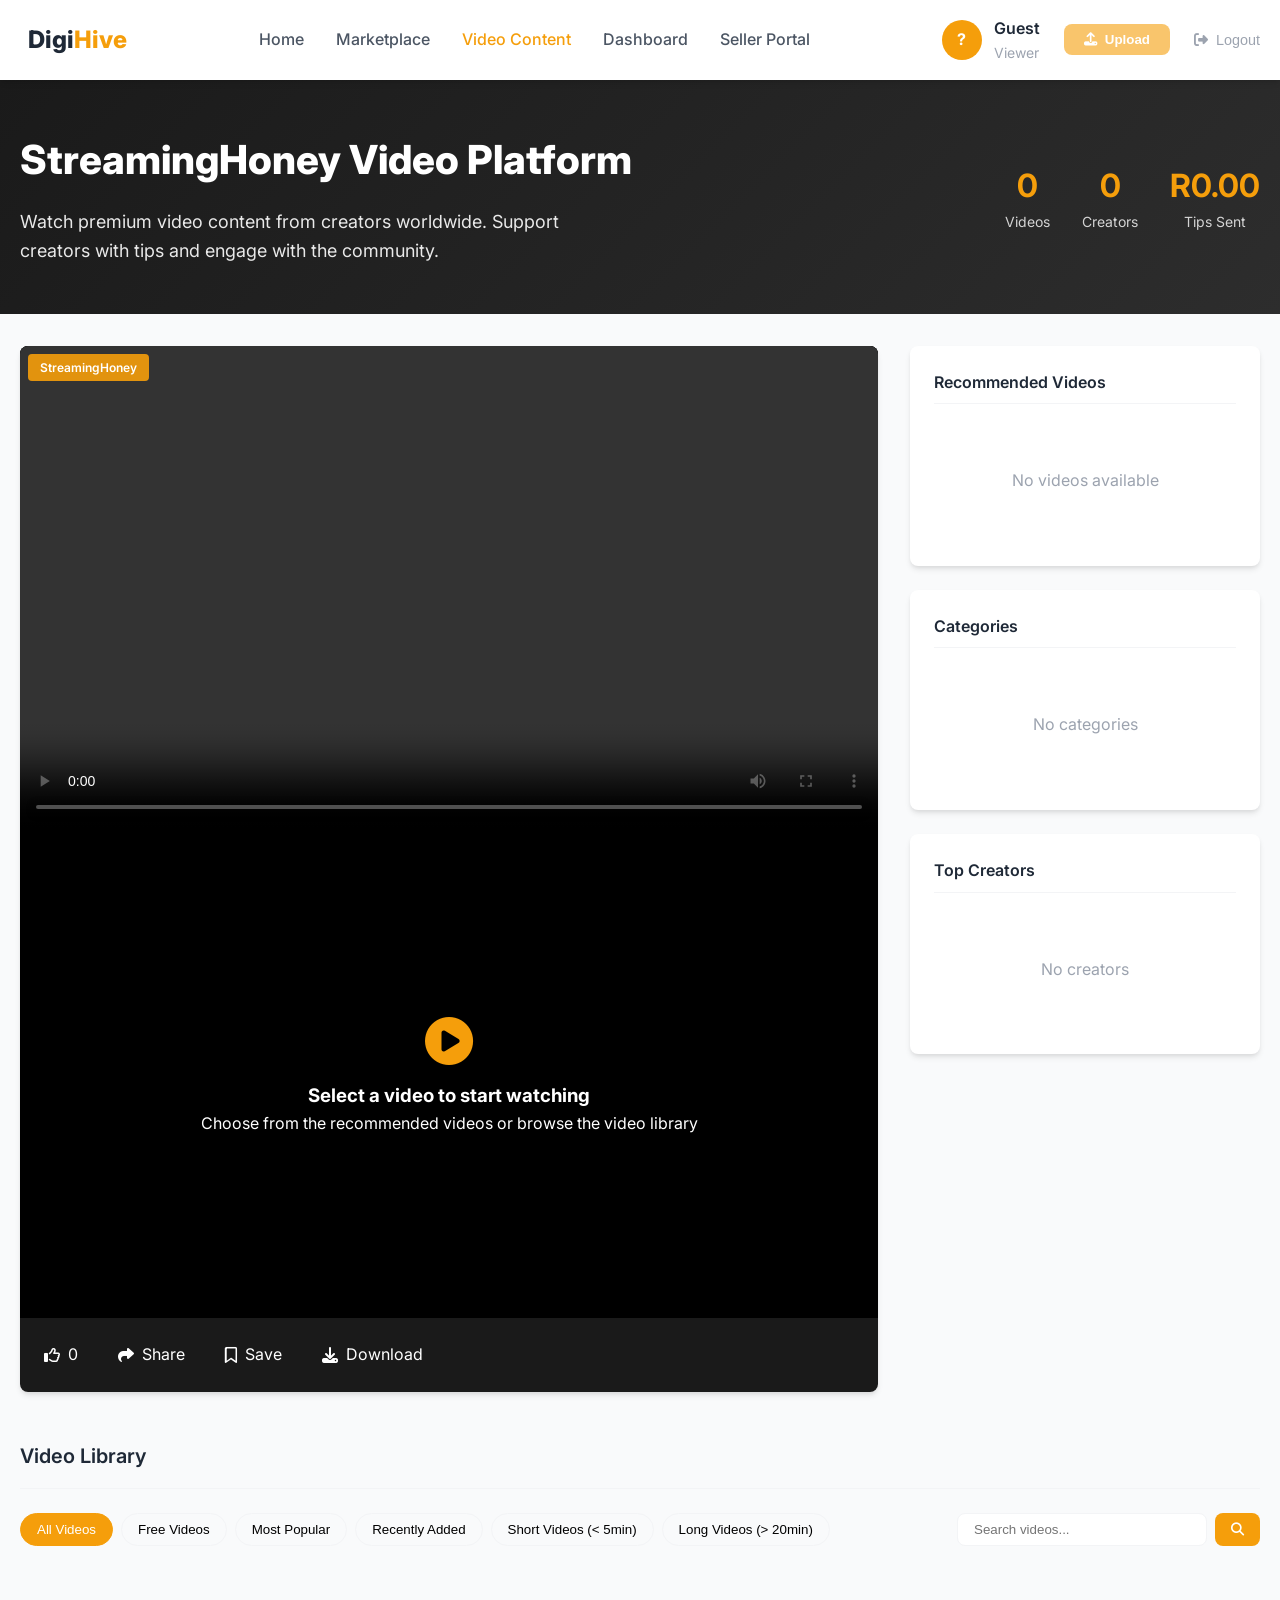
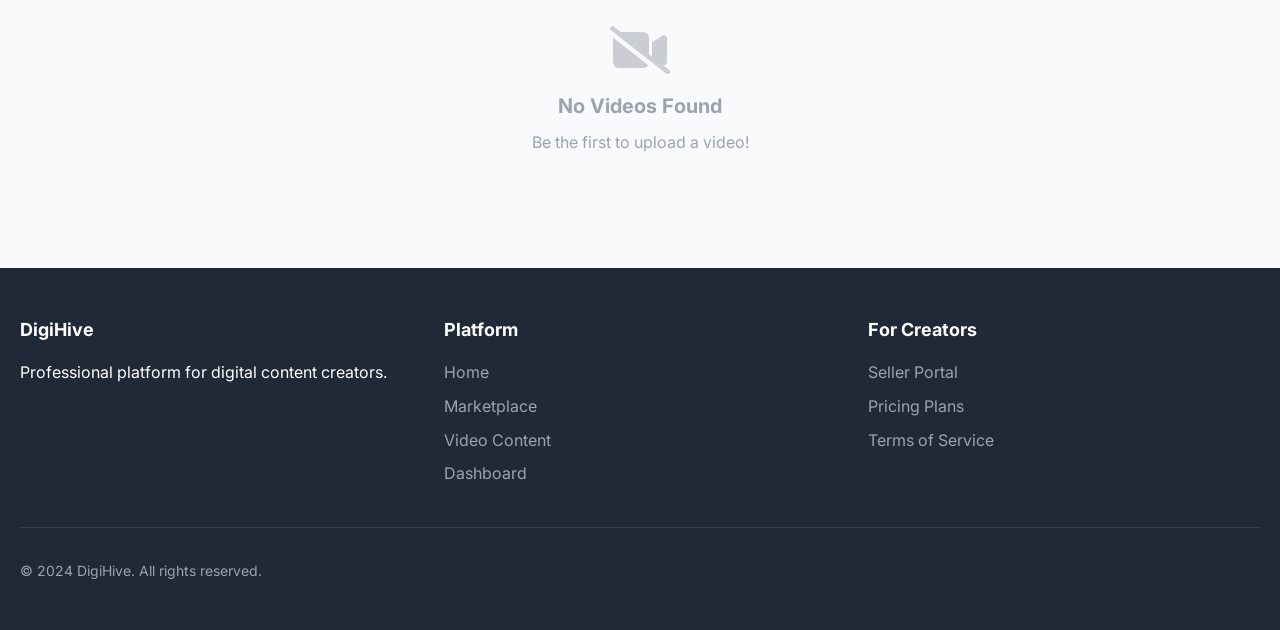
<file: video.html>
<!DOCTYPE html>
<html lang="en">
<head>
    <meta charset="UTF-8">
    <meta name="viewport" content="width=device-width, initial-scale=1.0">
    <title>DigiHive - Video Content</title>
    <link rel="stylesheet" href="https://cdnjs.cloudflare.com/ajax/libs/font-awesome/6.4.0/css/all.min.css">
    <link href="https://fonts.googleapis.com/css2?family=Inter:wght@300;400;500;600;700;800&display=swap" rel="stylesheet">
    <style>
        :root {
            --primary: #f59e0b;
            --primary-dark: #d97706;
            --secondary: #10b981;
            --danger: #ef4444;
            --gray-light: #f3f4f6;
            --gray: #9ca3af;
            --gray-dark: #4b5563;
            --dark: #1f2937;
            --light: #ffffff;
            --success: #10b981;
            --warning: #f59e0b;
            --info: #3b82f6;
            --shadow: 0 4px 6px -1px rgba(0, 0, 0, 0.1), 0 2px 4px -1px rgba(0, 0, 0, 0.06);
            --shadow-lg: 0 10px 15px -3px rgba(0, 0, 0, 0.1), 0 4px 6px -2px rgba(0, 0, 0, 0.05);
            --radius: 8px;
        }

        * {
            margin: 0;
            padding: 0;
            box-sizing: border-box;
        }

        body {
            font-family: 'Inter', sans-serif;
            background-color: #f9fafb;
            color: var(--dark);
            line-height: 1.6;
        }

        .container {
            width: 100%;
            max-width: 1400px;
            margin: 0 auto;
            padding: 0 20px;
        }

        /* Header */
        header {
            background-color: var(--light);
            box-shadow: var(--shadow);
            position: sticky;
            top: 0;
            z-index: 100;
        }

        nav {
            display: flex;
            justify-content: space-between;
            align-items: center;
            padding: 1rem 0;
        }

        .logo {
            display: flex;
            align-items: center;
            font-size: 1.5rem;
            font-weight: 800;
            text-decoration: none;
            color: var(--dark);
        }

        .logo span {
            color: var(--primary);
        }

        .nav-links {
            display: flex;
            list-style: none;
            gap: 2rem;
        }

        .nav-links a {
            text-decoration: none;
            color: var(--gray-dark);
            font-weight: 500;
            transition: color 0.3s;
        }

        .nav-links a:hover, .nav-links a.active {
            color: var(--primary);
        }

        .user-section {
            display: flex;
            align-items: center;
            gap: 1.5rem;
        }

        .user-info {
            display: flex;
            align-items: center;
            gap: 0.75rem;
        }

        .user-avatar {
            width: 40px;
            height: 40px;
            border-radius: 50%;
            background-color: var(--primary);
            display: flex;
            align-items: center;
            justify-content: center;
            color: white;
            font-weight: bold;
        }

        .user-details h3 {
            font-size: 1rem;
            font-weight: 600;
        }

        .user-details p {
            font-size: 0.875rem;
            color: var(--gray);
        }

        .upload-btn {
            background-color: var(--primary);
            color: white;
            border: none;
            padding: 0.5rem 1.25rem;
            border-radius: var(--radius);
            font-weight: 600;
            cursor: pointer;
            display: flex;
            align-items: center;
            gap: 0.5rem;
            transition: background-color 0.3s;
        }

        .upload-btn:hover {
            background-color: var(--primary-dark);
        }

        .upload-btn:disabled {
            opacity: 0.6;
            cursor: not-allowed;
        }

        .logout-btn {
            background: none;
            border: none;
            color: var(--gray);
            cursor: pointer;
            font-size: 0.9rem;
            display: flex;
            align-items: center;
            gap: 0.5rem;
        }

        .logout-btn:hover {
            color: var(--danger);
        }

        /* Video Hero Section */
        .video-hero {
            background: linear-gradient(135deg, #1a1a1a 0%, #2d2d2d 100%);
            color: white;
            padding: 3rem 0;
            margin-bottom: 2rem;
        }

        .video-hero-content {
            display: flex;
            justify-content: space-between;
            align-items: center;
        }

        .video-hero-text h1 {
            font-size: 2.5rem;
            margin-bottom: 1rem;
            font-weight: 800;
        }

        .video-hero-text p {
            font-size: 1.125rem;
            opacity: 0.9;
            max-width: 600px;
        }

        .video-stats {
            display: flex;
            gap: 2rem;
        }

        .stat-item {
            text-align: center;
        }

        .stat-number {
            font-size: 2rem;
            font-weight: 700;
            color: var(--primary);
        }

        .stat-label {
            font-size: 0.875rem;
            opacity: 0.8;
        }

        /* Main Content Layout */
        .video-main {
            display: grid;
            grid-template-columns: 1fr 350px;
            gap: 2rem;
            margin-bottom: 3rem;
        }

        /* Video Player Section */
        .video-player-section {
            background-color: var(--light);
            border-radius: var(--radius);
            overflow: hidden;
            box-shadow: var(--shadow);
        }

        .video-container {
            position: relative;
            width: 100%;
            background-color: #000;
            aspect-ratio: 16/9;
        }

        #mainVideoPlayer {
            width: 100%;
            height: 100%;
            background-color: #000;
        }

        .video-placeholder {
            width: 100%;
            height: 100%;
            display: flex;
            align-items: center;
            justify-content: center;
            color: white;
            text-align: center;
            padding: 2rem;
        }

        .video-placeholder i {
            font-size: 3rem;
            margin-bottom: 1rem;
            color: var(--primary);
        }

        .video-controls {
            padding: 1rem;
            background-color: #1a1a1a;
            color: white;
            display: flex;
            justify-content: space-between;
            align-items: center;
        }

        .video-info {
            padding: 1.5rem;
        }

        .video-title {
            font-size: 1.5rem;
            font-weight: 700;
            margin-bottom: 1rem;
        }

        .video-meta {
            display: flex;
            justify-content: space-between;
            align-items: center;
            margin-bottom: 1.5rem;
            padding-bottom: 1rem;
            border-bottom: 1px solid var(--gray-light);
        }

        .video-creator {
            display: flex;
            align-items: center;
            gap: 1rem;
        }

        .creator-avatar {
            width: 48px;
            height: 48px;
            border-radius: 50%;
            background-color: var(--primary);
            display: flex;
            align-items: center;
            justify-content: center;
            color: white;
            font-weight: bold;
            font-size: 1.25rem;
        }

        .creator-info h4 {
            font-weight: 600;
            margin-bottom: 0.25rem;
        }

        .creator-info p {
            font-size: 0.875rem;
            color: var(--gray);
        }

        .video-stats-bar {
            display: flex;
            gap: 1.5rem;
        }

        .stat-action {
            display: flex;
            align-items: center;
            gap: 0.5rem;
            cursor: pointer;
            padding: 0.5rem;
            border-radius: var(--radius);
            transition: background-color 0.3s;
        }

        .stat-action:hover {
            background-color: var(--gray-light);
        }

        .stat-action.liked i {
            color: var(--danger);
        }

        .stat-action.liked span {
            color: var(--danger);
            font-weight: 600;
        }

        /* Video Description */
        .video-description {
            background-color: var(--gray-light);
            border-radius: var(--radius);
            padding: 1.5rem;
            margin: 1.5rem 0;
        }

        .description-toggle {
            display: flex;
            justify-content: space-between;
            align-items: center;
            margin-bottom: 1rem;
            cursor: pointer;
        }

        .description-content {
            max-height: 200px;
            overflow-y: auto;
        }

        .description-content.collapsed {
            max-height: 60px;
            overflow: hidden;
        }

        .video-tags {
            display: flex;
            flex-wrap: wrap;
            gap: 0.5rem;
            margin-top: 1rem;
        }

        .tag {
            background-color: rgba(245, 158, 11, 0.1);
            color: var(--primary);
            padding: 0.25rem 0.75rem;
            border-radius: 50px;
            font-size: 0.875rem;
            font-weight: 500;
        }

        /* Comments Section */
        .comments-section {
            margin-top: 2rem;
        }

        .section-header {
            display: flex;
            justify-content: space-between;
            align-items: center;
            margin-bottom: 1.5rem;
            padding-bottom: 1rem;
            border-bottom: 1px solid var(--gray-light);
        }

        .section-header h2 {
            font-size: 1.25rem;
            font-weight: 600;
        }

        .comments-count {
            color: var(--gray);
            font-size: 0.875rem;
        }

        .comment-form {
            margin-bottom: 2rem;
        }

        .comment-input {
            width: 100%;
            padding: 1rem;
            border: 1px solid var(--gray-light);
            border-radius: var(--radius);
            font-size: 1rem;
            resize: vertical;
            min-height: 80px;
            margin-bottom: 1rem;
        }

        .comment-input:focus {
            outline: none;
            border-color: var(--primary);
        }

        .comment-submit {
            background-color: var(--primary);
            color: white;
            border: none;
            padding: 0.75rem 1.5rem;
            border-radius: var(--radius);
            font-weight: 600;
            cursor: pointer;
            display: flex;
            align-items: center;
            gap: 0.5rem;
        }

        .comment-submit:disabled {
            opacity: 0.6;
            cursor: not-allowed;
        }

        .comments-list {
            max-height: 500px;
            overflow-y: auto;
        }

        .comment {
            padding: 1rem 0;
            border-bottom: 1px solid var(--gray-light);
        }

        .comment-header {
            display: flex;
            justify-content: space-between;
            align-items: center;
            margin-bottom: 0.5rem;
        }

        .comment-author {
            display: flex;
            align-items: center;
            gap: 0.75rem;
        }

        .comment-avatar {
            width: 32px;
            height: 32px;
            border-radius: 50%;
            background-color: var(--primary);
            display: flex;
            align-items: center;
            justify-content: center;
            color: white;
            font-weight: bold;
            font-size: 0.875rem;
        }

        .comment-author h4 {
            font-weight: 600;
            font-size: 0.875rem;
        }

        .comment-time {
            font-size: 0.75rem;
            color: var(--gray);
        }

        .comment-content {
            margin-bottom: 0.5rem;
        }

        .comment-actions {
            display: flex;
            gap: 1rem;
        }

        .comment-action {
            background: none;
            border: none;
            color: var(--gray);
            cursor: pointer;
            font-size: 0.875rem;
            display: flex;
            align-items: center;
            gap: 0.25rem;
        }

        .comment-action:hover {
            color: var(--primary);
        }

        .comment-action.liked {
            color: var(--danger);
        }

        /* Video Sidebar */
        .video-sidebar {
            display: flex;
            flex-direction: column;
            gap: 1.5rem;
        }

        .sidebar-section {
            background-color: var(--light);
            border-radius: var(--radius);
            padding: 1.5rem;
            box-shadow: var(--shadow);
        }

        .sidebar-section h3 {
            font-size: 1rem;
            font-weight: 600;
            margin-bottom: 1rem;
            padding-bottom: 0.5rem;
            border-bottom: 1px solid var(--gray-light);
        }

        /* Recommended Videos */
        .recommended-videos {
            list-style: none;
        }

        .recommended-video {
            display: flex;
            gap: 1rem;
            margin-bottom: 1rem;
            padding-bottom: 1rem;
            border-bottom: 1px solid var(--gray-light);
            cursor: pointer;
            transition: transform 0.3s;
        }

        .recommended-video:last-child {
            margin-bottom: 0;
            padding-bottom: 0;
            border-bottom: none;
        }

        .recommended-video:hover {
            transform: translateX(5px);
        }

        .video-thumbnail {
            width: 120px;
            height: 68px;
            border-radius: 4px;
            background-color: #000;
            overflow: hidden;
            flex-shrink: 0;
        }

        .thumbnail-placeholder {
            width: 100%;
            height: 100%;
            display: flex;
            align-items: center;
            justify-content: center;
            background: linear-gradient(45deg, #1a1a1a, #2d2d2d);
            color: var(--primary);
        }

        .video-thumbnail img {
            width: 100%;
            height: 100%;
            object-fit: cover;
        }

        .video-preview-info {
            flex: 1;
        }

        .video-preview-title {
            font-weight: 600;
            font-size: 0.875rem;
            margin-bottom: 0.25rem;
            display: -webkit-box;
            -webkit-line-clamp: 2;
            -webkit-box-orient: vertical;
            overflow: hidden;
        }

        .video-preview-creator {
            font-size: 0.75rem;
            color: var(--gray);
            margin-bottom: 0.25rem;
        }

        .video-preview-stats {
            font-size: 0.75rem;
            color: var(--gray);
        }

        /* Categories */
        .category-list {
            list-style: none;
        }

        .category-item {
            padding: 0.75rem;
            border-radius: var(--radius);
            cursor: pointer;
            transition: background-color 0.3s;
            display: flex;
            justify-content: space-between;
            align-items: center;
        }

        .category-item:hover {
            background-color: var(--gray-light);
        }

        .category-item.active {
            background-color: rgba(245, 158, 11, 0.1);
            color: var(--primary);
            font-weight: 600;
        }

        .category-count {
            background-color: var(--gray-light);
            color: var(--gray-dark);
            padding: 0.125rem 0.5rem;
            border-radius: 50px;
            font-size: 0.75rem;
        }

        .category-item.active .category-count {
            background-color: var(--primary);
            color: white;
        }

        /* Tip Section */
        .tip-section {
            background: linear-gradient(135deg, rgba(245, 158, 11, 0.1) 0%, rgba(245, 158, 11, 0.05) 100%);
            border: 1px solid rgba(245, 158, 11, 0.2);
        }

        .tip-options {
            display: grid;
            grid-template-columns: repeat(3, 1fr);
            gap: 0.5rem;
            margin-bottom: 1rem;
        }

        .tip-option {
            background-color: white;
            border: 1px solid var(--gray-light);
            border-radius: var(--radius);
            padding: 0.75rem;
            text-align: center;
            cursor: pointer;
            transition: all 0.3s;
        }

        .tip-option:hover {
            border-color: var(--primary);
            transform: translateY(-2px);
        }

        .tip-option.selected {
            background-color: rgba(245, 158, 11, 0.1);
            border-color: var(--primary);
            color: var(--primary);
            font-weight: 600;
        }

        .tip-amount {
            font-weight: 700;
            font-size: 1.125rem;
        }

        .tip-custom {
            display: flex;
            gap: 0.5rem;
        }

        .tip-custom-input {
            flex: 1;
            padding: 0.75rem;
            border: 1px solid var(--gray-light);
            border-radius: var(--radius);
        }

        .tip-custom-input:focus {
            outline: none;
            border-color: var(--primary);
        }

        .tip-submit {
            background-color: var(--primary);
            color: white;
            border: none;
            padding: 0.75rem 1rem;
            border-radius: var(--radius);
            font-weight: 600;
            cursor: pointer;
            display: flex;
            align-items: center;
            gap: 0.5rem;
        }

        .tip-submit:disabled {
            opacity: 0.6;
            cursor: not-allowed;
        }

        /* Video List Section */
        .video-list-section {
            margin-bottom: 3rem;
        }

        .video-filters {
            display: flex;
            justify-content: space-between;
            align-items: center;
            margin-bottom: 2rem;
            flex-wrap: wrap;
            gap: 1rem;
        }

        .filter-buttons {
            display: flex;
            gap: 0.5rem;
            flex-wrap: wrap;
        }

        .filter-btn {
            background: none;
            border: 1px solid var(--gray-light);
            padding: 0.5rem 1rem;
            border-radius: 50px;
            cursor: pointer;
            transition: all 0.3s;
        }

        .filter-btn:hover {
            border-color: var(--primary);
            color: var(--primary);
        }

        .filter-btn.active {
            background-color: var(--primary);
            border-color: var(--primary);
            color: white;
        }

        .search-box {
            display: flex;
            gap: 0.5rem;
        }

        .search-input {
            padding: 0.5rem 1rem;
            border: 1px solid var(--gray-light);
            border-radius: var(--radius);
            min-width: 250px;
        }

        .search-input:focus {
            outline: none;
            border-color: var(--primary);
        }

        .search-btn {
            background-color: var(--primary);
            color: white;
            border: none;
            padding: 0.5rem 1rem;
            border-radius: var(--radius);
            cursor: pointer;
        }

        .videos-grid {
            display: grid;
            grid-template-columns: repeat(auto-fill, minmax(300px, 1fr));
            gap: 1.5rem;
        }

        .video-card {
            background-color: var(--light);
            border-radius: var(--radius);
            overflow: hidden;
            box-shadow: var(--shadow);
            transition: transform 0.3s, box-shadow 0.3s;
        }

        .video-card:hover {
            transform: translateY(-5px);
            box-shadow: var(--shadow-lg);
        }

        .video-card-thumbnail {
            width: 100%;
            aspect-ratio: 16/9;
            background-color: #000;
            overflow: hidden;
            position: relative;
        }

        .video-card-thumbnail img {
            width: 100%;
            height: 100%;
            object-fit: cover;
        }

        .video-duration {
            position: absolute;
            bottom: 8px;
            right: 8px;
            background-color: rgba(0, 0, 0, 0.8);
            color: white;
            padding: 0.25rem 0.5rem;
            border-radius: 4px;
            font-size: 0.75rem;
        }

        .video-card-info {
            padding: 1rem;
        }

        .video-card-title {
            font-weight: 600;
            margin-bottom: 0.5rem;
            display: -webkit-box;
            -webkit-line-clamp: 2;
            -webkit-box-orient: vertical;
            overflow: hidden;
        }

        .video-card-meta {
            display: flex;
            justify-content: space-between;
            align-items: center;
            margin-bottom: 0.5rem;
        }

        .video-card-creator {
            font-size: 0.875rem;
            color: var(--gray);
        }

        .video-card-stats {
            font-size: 0.875rem;
            color: var(--gray);
            display: flex;
            align-items: center;
            gap: 0.5rem;
        }

        .video-card-description {
            font-size: 0.875rem;
            color: var(--gray-dark);
            display: -webkit-box;
            -webkit-line-clamp: 2;
            -webkit-box-orient: vertical;
            overflow: hidden;
            margin-bottom: 0.5rem;
        }

        .video-card-tags {
            display: flex;
            flex-wrap: wrap;
            gap: 0.25rem;
        }

        .video-card-tag {
            background-color: rgba(245, 158, 11, 0.1);
            color: var(--primary);
            padding: 0.125rem 0.5rem;
            border-radius: 50px;
            font-size: 0.75rem;
        }

        /* Upload Modal */
        .modal {
            display: none;
            position: fixed;
            top: 0;
            left: 0;
            width: 100%;
            height: 100%;
            background-color: rgba(0, 0, 0, 0.5);
            z-index: 1000;
            align-items: center;
            justify-content: center;
        }

        .modal.active {
            display: flex;
        }

        .modal-content {
            background-color: var(--light);
            border-radius: var(--radius);
            width: 90%;
            max-width: 600px;
            max-height: 90vh;
            overflow-y: auto;
        }

        .modal-header {
            padding: 1.5rem;
            border-bottom: 1px solid var(--gray-light);
            display: flex;
            justify-content: space-between;
            align-items: center;
        }

        .modal-header h2 {
            font-size: 1.25rem;
            font-weight: 600;
        }

        .modal-close {
            background: none;
            border: none;
            font-size: 1.5rem;
            cursor: pointer;
            color: var(--gray);
        }

        .modal-body {
            padding: 1.5rem;
        }

        /* Upload Form */
        .upload-form .form-group {
            margin-bottom: 1.5rem;
        }

        .form-label {
            display: block;
            margin-bottom: 0.5rem;
            font-weight: 500;
            color: var(--gray-dark);
        }

        .form-input, .form-select, .form-textarea {
            width: 100%;
            padding: 0.75rem 1rem;
            border: 1px solid var(--gray-light);
            border-radius: var(--radius);
            font-size: 1rem;
            transition: border-color 0.3s;
        }

        .form-input:focus, .form-select:focus, .form-textarea:focus {
            outline: none;
            border-color: var(--primary);
        }

        .form-textarea {
            min-height: 100px;
            resize: vertical;
        }

        .form-checkbox {
            display: flex;
            align-items: center;
            gap: 0.5rem;
        }

        .form-checkbox input {
            width: 18px;
            height: 18px;
        }

        .file-upload-area {
            border: 2px dashed var(--gray-light);
            border-radius: var(--radius);
            padding: 3rem 1rem;
            text-align: center;
            cursor: pointer;
            transition: border-color 0.3s;
        }

        .file-upload-area:hover {
            border-color: var(--primary);
        }

        .file-upload-area i {
            font-size: 3rem;
            color: var(--gray);
            margin-bottom: 1rem;
        }

        .file-upload-area p {
            margin-bottom: 0.5rem;
        }

        .file-upload-area small {
            color: var(--gray);
        }

        .upload-progress {
            margin-top: 1rem;
        }

        .progress-bar {
            width: 100%;
            height: 8px;
            background-color: var(--gray-light);
            border-radius: 4px;
            overflow: hidden;
        }

        .progress-fill {
            height: 100%;
            background-color: var(--primary);
            width: 0%;
            transition: width 0.3s;
        }

        .upload-status {
            text-align: center;
            padding: 2rem;
        }

        .upload-status i {
            font-size: 3rem;
            margin-bottom: 1rem;
        }

        .upload-status.success i {
            color: var(--success);
        }

        .upload-status.error i {
            color: var(--danger);
        }

        /* Watermark Label */
        .streaminghoney-label {
            position: absolute;
            top: 8px;
            left: 8px;
            background-color: rgba(245, 158, 11, 0.9);
            color: white;
            padding: 0.25rem 0.75rem;
            border-radius: 4px;
            font-size: 0.75rem;
            font-weight: 600;
            z-index: 1;
        }

        /* Auth Required Message */
        .auth-message {
            background-color: rgba(245, 158, 11, 0.1);
            border: 1px solid rgba(245, 158, 11, 0.2);
            border-radius: var(--radius);
            padding: 1rem;
            text-align: center;
            margin: 1rem 0;
        }

        .auth-message p {
            margin-bottom: 1rem;
        }

        /* Footer */
        footer {
            background-color: var(--dark);
            color: white;
            padding: 3rem 0;
            margin-top: 4rem;
        }

        .footer-content {
            display: grid;
            grid-template-columns: repeat(auto-fit, minmax(200px, 1fr));
            gap: 2rem;
            margin-bottom: 2rem;
        }

        .footer-column h3 {
            font-size: 1.125rem;
            margin-bottom: 1rem;
            color: white;
        }

        .footer-links {
            list-style: none;
        }

        .footer-links li {
            margin-bottom: 0.5rem;
        }

        .footer-links a {
            color: var(--gray);
            text-decoration: none;
            transition: color 0.3s;
        }

        .footer-links a:hover {
            color: var(--primary);
        }

        .footer-bottom {
            display: flex;
            justify-content: space-between;
            align-items: center;
            padding-top: 2rem;
            border-top: 1px solid rgba(255, 255, 255, 0.1);
        }

        .copyright {
            color: var(--gray);
            font-size: 0.875rem;
        }

        .social-links {
            display: flex;
            gap: 1rem;
        }

        .social-links a {
            color: var(--gray);
            font-size: 1.25rem;
            transition: color 0.3s;
        }

        .social-links a:hover {
            color: var(--primary);
        }

        /* Loading States */
        .loading {
            text-align: center;
            padding: 3rem;
            color: var(--gray);
        }

        .loading-spinner {
            border: 3px solid var(--gray-light);
            border-top: 3px solid var(--primary);
            border-radius: 50%;
            width: 40px;
            height: 40px;
            animation: spin 1s linear infinite;
            margin: 0 auto 1rem;
        }

        @keyframes spin {
            0% { transform: rotate(0deg); }
            100% { transform: rotate(360deg); }
        }

        /* Empty States */
        .empty-state {
            text-align: center;
            padding: 3rem 1rem;
            color: var(--gray);
        }

        .empty-state i {
            font-size: 3rem;
            margin-bottom: 1rem;
            opacity: 0.5;
        }

        .empty-state h3 {
            font-size: 1.25rem;
            margin-bottom: 0.5rem;
        }

        /* Error States */
        .error-message {
            background-color: rgba(239, 68, 68, 0.1);
            color: var(--danger);
            padding: 1rem;
            border-radius: var(--radius);
            margin-bottom: 1rem;
            display: flex;
            align-items: center;
            gap: 0.5rem;
        }

        /* Notification */
        #notification {
            display: none;
            position: fixed;
            top: 20px;
            right: 20px;
            z-index: 2000;
        }

        /* Responsive Design */
        @media (max-width: 1024px) {
            .video-main {
                grid-template-columns: 1fr;
            }
            
            .video-sidebar {
                grid-template-columns: repeat(auto-fit, minmax(300px, 1fr));
                display: grid;
            }
        }

        @media (max-width: 768px) {
            .nav-links {
                display: none;
            }
            
            .video-hero-content {
                flex-direction: column;
                text-align: center;
                gap: 2rem;
            }
            
            .video-stats {
                justify-content: center;
            }
            
            .videos-grid {
                grid-template-columns: 1fr;
            }
            
            .video-filters {
                flex-direction: column;
                align-items: stretch;
            }
            
            .search-box {
                width: 100%;
            }
            
            .search-input {
                min-width: 0;
                flex: 1;
            }
            
            .footer-bottom {
                flex-direction: column;
                gap: 1rem;
                text-align: center;
            }
        }
    </style>
</head>
<body>
    <!-- Header -->
    <header>
        <div class="container">
            <nav>
                <a href="index.html" class="logo">
                    <i class="fas fa-bee" style="color: var(--primary); margin-right: 0.5rem;"></i>
                    Digi<span>Hive</span>
                </a>
                
                <ul class="nav-links">
                    <li><a href="index.html">Home</a></li>
                    <li><a href="marketplace.html">Marketplace</a></li>
                    <li><a href="videos.html" class="active">Video Content</a></li>
                    <li><a href="dashboard.html">Dashboard</a></li>
                    <li><a href="seller.html">Seller Portal</a></li>
                </ul>
                
                <div class="user-section">
                    <div class="user-info">
                        <div class="user-avatar" id="userAvatar">?</div>
                        <div class="user-details">
                            <h3 id="userName">Guest</h3>
                            <p id="userType">Viewer</p>
                        </div>
                    </div>
                    <button class="upload-btn" id="uploadVideoBtn" onclick="openUploadModal()">
                        <i class="fas fa-upload"></i> Upload
                    </button>
                    <button class="logout-btn" id="logoutBtn">
                        <i class="fas fa-sign-out-alt"></i> Logout
                    </button>
                </div>
            </nav>
        </div>
    </header>

    <!-- Video Hero Section -->
    <section class="video-hero">
        <div class="container">
            <div class="video-hero-content">
                <div class="video-hero-text">
                    <h1>StreamingHoney Video Platform</h1>
                    <p>Watch premium video content from creators worldwide. Support creators with tips and engage with the community.</p>
                </div>
                <div class="video-stats">
                    <div class="stat-item">
                        <div class="stat-number" id="totalVideosCount">0</div>
                        <div class="stat-label">Videos</div>
                    </div>
                    <div class="stat-item">
                        <div class="stat-number" id="totalCreatorsCount">0</div>
                        <div class="stat-label">Creators</div>
                    </div>
                    <div class="stat-item">
                        <div class="stat-number" id="totalTipsCount">R0</div>
                        <div class="stat-label">Tips Sent</div>
                    </div>
                </div>
            </div>
        </div>
    </section>

    <!-- Main Content -->
    <div class="container">
        <div class="video-main">
            <!-- Main Video Player Section -->
            <div class="video-player-section">
                <div class="video-container">
                    <div class="streaminghoney-label">StreamingHoney</div>
                    <video id="mainVideoPlayer" controls></video>
                    <div id="videoPlaceholder" class="video-placeholder">
                        <div>
                            <i class="fas fa-play-circle"></i>
                            <h3>Select a video to start watching</h3>
                            <p>Choose from the recommended videos or browse the video library</p>
                        </div>
                    </div>
                </div>
                
                <div class="video-controls">
                    <div class="video-stats-bar" id="videoStatsBar">
                        <div class="stat-action" id="likeBtn" onclick="toggleLike()">
                            <i class="far fa-thumbs-up"></i>
                            <span id="likeCount">0</span>
                        </div>
                        <div class="stat-action" onclick="shareVideo()">
                            <i class="fas fa-share"></i>
                            <span>Share</span>
                        </div>
                        <div class="stat-action" id="saveBtn" onclick="toggleSave()">
                            <i class="far fa-bookmark"></i>
                            <span>Save</span>
                        </div>
                        <div class="stat-action" id="downloadBtn" onclick="downloadVideo()">
                            <i class="fas fa-download"></i>
                            <span>Download</span>
                        </div>
                    </div>
                </div>
                
                <div class="video-info" id="videoInfo" style="display: none;">
                    <h1 class="video-title" id="videoTitle">Video Title</h1>
                    
                    <div class="video-meta">
                        <div class="video-creator" id="videoCreator">
                            <div class="creator-avatar">C</div>
                            <div class="creator-info">
                                <h4 id="creatorName">Creator Name</h4>
                                <p id="creatorSubscribers">0 subscribers</p>
                            </div>
                        </div>
                        <div id="authMessage" class="auth-message" style="display: none;">
                            <p>Log in to like, comment, and tip creators</p>
                            <button class="btn btn-primary" onclick="redirectToLogin()">
                                <i class="fas fa-sign-in-alt"></i> Log In
                            </button>
                        </div>
                    </div>
                    
                    <div class="video-description">
                        <div class="description-toggle" onclick="toggleDescription()">
                            <h3>Description</h3>
                            <i class="fas fa-chevron-down" id="descriptionIcon"></i>
                        </div>
                        <div class="description-content collapsed" id="descriptionContent">
                            <p id="videoDescription">Video description will appear here...</p>
                            <div class="video-tags" id="videoTags"></div>
                        </div>
                    </div>
                    
                    <!-- Tip Section (Only for free videos) -->
                    <div class="tip-section sidebar-section" id="tipSection" style="display: none;">
                        <h3>Support the Creator</h3>
                        <p style="margin-bottom: 1rem; font-size: 0.875rem;">This video is free! Consider tipping the creator to support their work.</p>
                        
                        <div class="tip-options">
                            <div class="tip-option" onclick="selectTipAmount(5)">
                                <div class="tip-amount">R5</div>
                                <div style="font-size: 0.75rem; color: var(--gray);">Small Tip</div>
                            </div>
                            <div class="tip-option" onclick="selectTipAmount(10)">
                                <div class="tip-amount">R10</div>
                                <div style="font-size: 0.75rem; color: var(--gray);">Medium Tip</div>
                            </div>
                            <div class="tip-option" onclick="selectTipAmount(20)">
                                <div class="tip-amount">R20</div>
                                <div style="font-size: 0.75rem; color: var(--gray);">Large Tip</div>
                            </div>
                        </div>
                        
                        <div class="tip-custom">
                            <input type="number" class="tip-custom-input" id="customTipAmount" placeholder="Custom amount (min R0.50)" min="0.5" step="0.5">
                            <button class="tip-submit" id="tipSubmitBtn" onclick="sendTip()">
                                <i class="fas fa-heart"></i> Tip
                            </button>
                        </div>
                    </div>
                    
                    <!-- Comments Section -->
                    <div class="comments-section">
                        <div class="section-header">
                            <h2>Comments</h2>
                            <div class="comments-count" id="commentsCount">0 comments</div>
                        </div>
                        
                        <div id="commentFormContainer">
                            <!-- Comment form will be inserted here based on auth status -->
                        </div>
                        
                        <div class="comments-list" id="commentsList">
                            <!-- Comments will be loaded here -->
                        </div>
                    </div>
                </div>
            </div>

            <!-- Sidebar -->
            <div class="video-sidebar">
                <!-- Recommended Videos -->
                <div class="sidebar-section">
                    <h3>Recommended Videos</h3>
                    <ul class="recommended-videos" id="recommendedVideos">
                        <!-- Recommended videos will be loaded here -->
                    </ul>
                </div>

                <!-- Categories -->
                <div class="sidebar-section">
                    <h3>Categories</h3>
                    <ul class="category-list" id="categoryList">
                        <!-- Categories will be loaded here -->
                    </ul>
                </div>

                <!-- Top Creators -->
                <div class="sidebar-section">
                    <h3>Top Creators</h3>
                    <div id="topCreators">
                        <!-- Top creators will be loaded here -->
                    </div>
                </div>
            </div>
        </div>

        <!-- Video Library Section -->
        <div class="video-list-section">
            <div class="section-header">
                <h2>Video Library</h2>
            </div>
            
            <div class="video-filters">
                <div class="filter-buttons" id="filterButtons">
                    <!-- Filter buttons will be generated here -->
                </div>
                <div class="search-box">
                    <input type="text" class="search-input" id="videoSearch" placeholder="Search videos...">
                    <button class="search-btn" onclick="searchVideos()">
                        <i class="fas fa-search"></i>
                    </button>
                </div>
            </div>
            
            <div id="videosGrid">
                <div class="loading">
                    <div class="loading-spinner"></div>
                    <p>Loading videos...</p>
                </div>
            </div>
        </div>
    </div>

    <!-- Upload Modal -->
    <div class="modal" id="uploadModal">
        <div class="modal-content">
            <div class="modal-header">
                <h2>Upload Video</h2>
                <button class="modal-close" onclick="closeModal('uploadModal')">&times;</button>
            </div>
            <div class="modal-body">
                <div id="authRequiredMessage" class="auth-message" style="display: none;">
                    <i class="fas fa-lock" style="font-size: 2rem; margin-bottom: 1rem;"></i>
                    <h3>Authentication Required</h3>
                    <p>You must be logged in to upload videos.</p>
                    <button class="btn btn-primary" onclick="redirectToLogin()">
                        <i class="fas fa-sign-in-alt"></i> Log In
                    </button>
                </div>
                
                <div id="uploadFormContainer">
                    <!-- Upload form will be inserted here based on auth status -->
                </div>
            </div>
        </div>
    </div>

    <!-- Footer -->
    <footer>
        <div class="container">
            <div class="footer-content">
                <div class="footer-column">
                    <h3>DigiHive</h3>
                    <p>Professional platform for digital content creators.</p>
                </div>
                <div class="footer-column">
                    <h3>Platform</h3>
                    <ul class="footer-links">
                        <li><a href="index.html">Home</a></li>
                        <li><a href="marketplace.html">Marketplace</a></li>
                        <li><a href="videos.html">Video Content</a></li>
                        <li><a href="dashboard.html">Dashboard</a></li>
                    </ul>
                </div>
                <div class="footer-column">
                    <h3>For Creators</h3>
                    <ul class="footer-links">
                        <li><a href="seller.html">Seller Portal</a></li>
                        <li><a href="plans.html">Pricing Plans</a></li>
                        <li><a href="terms.html">Terms of Service</a></li>
                    </ul>
                </div>
            </div>
            <div class="footer-bottom">
                <div class="copyright">
                    &copy; 2024 DigiHive. All rights reserved.
                </div>
            </div>
        </div>
    </footer>

    <!-- Notification -->
    <div id="notification"></div>

    <script>
        // Global Variables
        let currentUser = null;
        let currentVideo = null;
        let videos = [];
        let categories = [];
        let creators = [];
        let selectedTipAmount = 0;
        let uploadedVideoFile = null;
        let uploadedThumbnailFile = null;

        // Initialize Page
        document.addEventListener('DOMContentLoaded', async function() {
            await checkAuthentication();
            await loadVideosData();
            initializePage();
            setupEventListeners();
        });

        // Check Authentication
        async function checkAuthentication() {
            try {
                const user = JSON.parse(localStorage.getItem('digihive_user'));
                currentUser = user;
                updateUserUI();
            } catch (error) {
                console.error('Auth error:', error);
                currentUser = null;
            }
        }

        // Update user UI
        function updateUserUI() {
            if (currentUser) {
                document.getElementById('userName').textContent = currentUser.name || 'User';
                document.getElementById('userType').textContent = currentUser.isSeller ? 'Creator' : 'Member';
                document.getElementById('userAvatar').textContent = currentUser.name ? currentUser.name.charAt(0).toUpperCase() : 'U';
                
                // Enable upload button
                document.getElementById('uploadVideoBtn').disabled = false;
            } else {
                document.getElementById('userName').textContent = 'Guest';
                document.getElementById('userType').textContent = 'Viewer';
                document.getElementById('userAvatar').textContent = '?';
                
                // Disable upload button
                document.getElementById('uploadVideoBtn').disabled = true;
            }
        }

        // Load videos data
        async function loadVideosData() {
            try {
                // Simulate API call
                await new Promise(resolve => setTimeout(resolve, 500));
                
                // Load from localStorage
                const storedVideos = JSON.parse(localStorage.getItem('digihive_videos')) || [];
                videos = storedVideos;
                
                // Generate categories from videos
                const categorySet = new Set();
                storedVideos.forEach(video => {
                    categorySet.add(video.category);
                });
                categories = Array.from(categorySet);
                
                // Generate creators from videos
                const creatorSet = new Set();
                storedVideos.forEach(video => {
                    creatorSet.add(video.creatorId);
                });
                creators = Array.from(creatorSet);
                
                // Update stats
                updateStats();
            } catch (error) {
                console.error('Error loading videos:', error);
                showNotification('Error loading videos', 'error');
            }
        }

        // Update stats
        function updateStats() {
            document.getElementById('totalVideosCount').textContent = videos.length;
            document.getElementById('totalCreatorsCount').textContent = creators.length;
            
            // Calculate total tips
            let totalTips = 0;
            videos.forEach(video => {
                totalTips += video.tipsReceived || 0;
            });
            document.getElementById('totalTipsCount').textContent = 'R' + totalTips.toFixed(2);
        }

        // Initialize page
        function initializePage() {
            loadRecommendedVideos();
            loadCategories();
            loadTopCreators();
            loadVideoGrid();
            generateFilterButtons();
        }

        // Load recommended videos
        function loadRecommendedVideos() {
            const container = document.getElementById('recommendedVideos');
            
            if (!videos.length) {
                container.innerHTML = `
                    <div class="empty-state">
                        <p>No videos available</p>
                    </div>
                `;
                return;
            }
            
            // Get top 5 videos by views
            const recommended = [...videos]
                .sort((a, b) => (b.views || 0) - (a.views || 0))
                .slice(0, 5);
            
            let html = '';
            recommended.forEach(video => {
                html += `
                    <li class="recommended-video" onclick="loadVideo('${video.id}')">
                        <div class="video-thumbnail">
                            <div class="thumbnail-placeholder">
                                <i class="fas fa-play"></i>
                            </div>
                        </div>
                        <div class="video-preview-info">
                            <div class="video-preview-title">${video.title}</div>
                            <div class="video-preview-creator">${video.creatorName}</div>
                            <div class="video-preview-stats">
                                ${formatNumber(video.views || 0)} views • ${formatTimeAgo(video.uploadDate)}
                            </div>
                        </div>
                    </li>
                `;
            });
            
            container.innerHTML = html;
        }

        // Load categories
        function loadCategories() {
            const container = document.getElementById('categoryList');
            
            if (!categories.length) {
                container.innerHTML = `
                    <div class="empty-state">
                        <p>No categories</p>
                    </div>
                `;
                return;
            }
            
            let html = '';
            categories.forEach(category => {
                const count = videos.filter(v => v.category === category).length;
                html += `
                    <li class="category-item" onclick="filterByCategory('${category}')">
                        <span>${category}</span>
                        <span class="category-count">${count}</span>
                    </li>
                `;
            });
            
            container.innerHTML = html;
        }

        // Load top creators
        function loadTopCreators() {
            const container = document.getElementById('topCreators');
            
            if (!creators.length) {
                container.innerHTML = `
                    <div class="empty-state">
                        <p>No creators</p>
                    </div>
                `;
                return;
            }
            
            // Calculate creator stats
            const creatorStats = {};
            videos.forEach(video => {
                if (!creatorStats[video.creatorId]) {
                    creatorStats[video.creatorId] = {
                        name: video.creatorName,
                        videos: 0,
                        totalViews: 0,
                        totalTips: video.tipsReceived || 0
                    };
                }
                creatorStats[video.creatorId].videos++;
                creatorStats[video.creatorId].totalViews += video.views || 0;
                creatorStats[video.creatorId].totalTips += video.tipsReceived || 0;
            });
            
            // Get top 3 creators by views
            const topCreators = Object.values(creatorStats)
                .sort((a, b) => b.totalViews - a.totalViews)
                .slice(0, 3);
            
            let html = '';
            topCreators.forEach(creator => {
                html += `
                    <div style="padding: 0.75rem; border-bottom: 1px solid var(--gray-light); display: flex; align-items: center; gap: 1rem;">
                        <div style="width: 40px; height: 40px; border-radius: 50%; background-color: var(--primary); display: flex; align-items: center; justify-content: center; color: white; font-weight: bold;">
                            ${creator.name.charAt(0)}
                        </div>
                        <div style="flex: 1;">
                            <div style="font-weight: 600;">${creator.name}</div>
                            <div style="font-size: 0.75rem; color: var(--gray);">
                                ${creator.videos} videos • ${formatNumber(creator.totalViews)} views
                            </div>
                        </div>
                    </div>
                `;
            });
            
            container.innerHTML = html;
        }

        // Load video grid
        function loadVideoGrid(filteredVideos = null) {
            const container = document.getElementById('videosGrid');
            const videosToShow = filteredVideos || videos;
            
            if (!videosToShow.length) {
                container.innerHTML = `
                    <div class="empty-state">
                        <i class="fas fa-video-slash"></i>
                        <h3>No Videos Found</h3>
                        <p>${filteredVideos ? 'Try different filters' : 'Be the first to upload a video!'}</p>
                    </div>
                `;
                return;
            }
            
            let html = '<div class="videos-grid">';
            videosToShow.forEach(video => {
                html += `
                    <div class="video-card" onclick="loadVideo('${video.id}')">
                        <div class="video-card-thumbnail">
                            <div class="streaminghoney-label">StreamingHoney</div>
                            <div class="thumbnail-placeholder">
                                <i class="fas fa-play"></i>
                            </div>
                            <div class="video-duration">${formatDuration(video.duration || 0)}</div>
                        </div>
                        <div class="video-card-info">
                            <h3 class="video-card-title">${video.title}</h3>
                            <div class="video-card-meta">
                                <div class="video-card-creator">${video.creatorName}</div>
                                <div class="video-card-stats">
                                    <i class="fas fa-eye"></i> ${formatNumber(video.views || 0)}
                                </div>
                            </div>
                            <p class="video-card-description">${video.description || ''}</p>
                            <div class="video-card-tags">
                                <span class="video-card-tag">${video.category}</span>
                                ${video.isFree ? '<span class="video-card-tag">Free</span>' : ''}
                                ${video.isDownloadable ? '<span class="video-card-tag">Downloadable</span>' : ''}
                            </div>
                        </div>
                    </div>
                `;
            });
            html += '</div>';
            
            container.innerHTML = html;
        }

        // Generate filter buttons
        function generateFilterButtons() {
            const container = document.getElementById('filterButtons');
            const filters = [
                { id: 'all', label: 'All Videos' },
                { id: 'free', label: 'Free Videos' },
                { id: 'popular', label: 'Most Popular' },
                { id: 'recent', label: 'Recently Added' },
                { id: 'short', label: 'Short Videos (< 5min)' },
                { id: 'long', label: 'Long Videos (> 20min)' }
            ];
            
            let html = '';
            filters.forEach(filter => {
                html += `
                    <button class="filter-btn ${filter.id === 'all' ? 'active' : ''}" 
                            onclick="applyFilter('${filter.id}')">
                        ${filter.label}
                    </button>
                `;
            });
            
            container.innerHTML = html;
        }

        // Apply filter
        function applyFilter(filterId) {
            // Update active button
            document.querySelectorAll('.filter-btn').forEach(btn => {
                btn.classList.remove('active');
            });
            event.target.classList.add('active');
            
            let filteredVideos = [...videos];
            
            switch(filterId) {
                case 'free':
                    filteredVideos = videos.filter(v => v.isFree);
                    break;
                case 'popular':
                    filteredVideos = [...videos].sort((a, b) => (b.views || 0) - (a.views || 0));
                    break;
                case 'recent':
                    filteredVideos = [...videos].sort((a, b) => new Date(b.uploadDate) - new Date(a.uploadDate));
                    break;
                case 'short':
                    filteredVideos = videos.filter(v => (v.duration || 0) < 300); // < 5 minutes
                    break;
                case 'long':
                    filteredVideos = videos.filter(v => (v.duration || 0) > 1200); // > 20 minutes
                    break;
                default:
                    // 'all' - show all videos
                    break;
            }
            
            loadVideoGrid(filteredVideos);
        }

        // Filter by category
        function filterByCategory(category) {
            // Update category selection
            document.querySelectorAll('.category-item').forEach(item => {
                item.classList.remove('active');
            });
            event.target.classList.add('active');
            
            // Update filter buttons
            document.querySelectorAll('.filter-btn').forEach(btn => {
                btn.classList.remove('active');
            });
            
            const filteredVideos = videos.filter(v => v.category === category);
            loadVideoGrid(filteredVideos);
        }

        // Search videos
        function searchVideos() {
            const searchTerm = document.getElementById('videoSearch').value.toLowerCase();
            
            if (!searchTerm) {
                loadVideoGrid();
                return;
            }
            
            const filteredVideos = videos.filter(video => 
                video.title.toLowerCase().includes(searchTerm) ||
                video.description.toLowerCase().includes(searchTerm) ||
                video.creatorName.toLowerCase().includes(searchTerm) ||
                video.tags.some(tag => tag.toLowerCase().includes(searchTerm))
            );
            
            loadVideoGrid(filteredVideos);
        }

        // Load video
        function loadVideo(videoId) {
            const video = videos.find(v => v.id === videoId);
            if (!video) return;
            
            currentVideo = video;
            
            // Update video player
            const videoPlayer = document.getElementById('mainVideoPlayer');
            const videoPlaceholder = document.getElementById('videoPlaceholder');
            const videoInfo = document.getElementById('videoInfo');
            
            videoPlaceholder.style.display = 'none';
            videoInfo.style.display = 'block';
            videoPlayer.style.display = 'block';
            
            // In a real app, you would set the video source
            // videoPlayer.src = video.videoUrl;
            
            // Update video info
            document.getElementById('videoTitle').textContent = video.title;
            document.getElementById('creatorName').textContent = video.creatorName;
            document.getElementById('creatorSubscribers').textContent = `${formatNumber(video.subscribers || 0)} subscribers`;
            document.getElementById('videoDescription').textContent = video.description || 'No description provided.';
            document.getElementById('likeCount').textContent = formatNumber(video.likes || 0);
            
            // Update creator avatar
            document.querySelector('#videoCreator .creator-avatar').textContent = video.creatorName.charAt(0);
            
            // Update tags
            const tagsContainer = document.getElementById('videoTags');
            let tagsHtml = '';
            video.tags.forEach(tag => {
                tagsHtml += `<span class="tag">${tag}</span>`;
            });
            tagsContainer.innerHTML = tagsHtml;
            
            // Update like button state
            const likeBtn = document.getElementById('likeBtn');
            if (video.userLiked) {
                likeBtn.classList.add('liked');
                likeBtn.querySelector('i').className = 'fas fa-thumbs-up';
            } else {
                likeBtn.classList.remove('liked');
                likeBtn.querySelector('i').className = 'far fa-thumbs-up';
            }
            
            // Update save button state
            const saveBtn = document.getElementById('saveBtn');
            if (video.userSaved) {
                saveBtn.classList.add('liked');
                saveBtn.querySelector('i').className = 'fas fa-bookmark';
            } else {
                saveBtn.classList.remove('liked');
                saveBtn.querySelector('i').className = 'far fa-bookmark';
            }
            
            // Update download button
            const downloadBtn = document.getElementById('downloadBtn');
            if (video.isDownloadable) {
                downloadBtn.style.display = 'flex';
            } else {
                downloadBtn.style.display = 'none';
            }
            
            // Show/hide tip section for free videos
            const tipSection = document.getElementById('tipSection');
            if (video.isFree) {
                tipSection.style.display = 'block';
            } else {
                tipSection.style.display = 'none';
            }
            
            // Update auth message
            const authMessage = document.getElementById('authMessage');
            if (!currentUser) {
                authMessage.style.display = 'block';
            } else {
                authMessage.style.display = 'none';
            }
            
            // Load comments
            loadComments(video.id);
            
            // Update comment form
            updateCommentForm();
            
            // Increment view count
            incrementViewCount(videoId);
            
            // Scroll to video player
            document.querySelector('.video-player-section').scrollIntoView({ behavior: 'smooth' });
        }

        // Increment view count
        function incrementViewCount(videoId) {
            const videoIndex = videos.findIndex(v => v.id === videoId);
            if (videoIndex === -1) return;
            
            videos[videoIndex].views = (videos[videoIndex].views || 0) + 1;
            saveVideosToStorage();
        }

        // Load comments
        function loadComments(videoId) {
            const commentsList = document.getElementById('commentsList');
            const commentsCount = document.getElementById('commentsCount');
            
            // Get comments from video
            const video = videos.find(v => v.id === videoId);
            const comments = video.comments || [];
            
            commentsCount.textContent = `${comments.length} comment${comments.length !== 1 ? 's' : ''}`;
            
            if (!comments.length) {
                commentsList.innerHTML = `
                    <div class="empty-state">
                        <i class="fas fa-comment"></i>
                        <h3>No Comments Yet</h3>
                        <p>Be the first to comment on this video</p>
                    </div>
                `;
                return;
            }
            
            let html = '';
            comments.forEach(comment => {
                html += `
                    <div class="comment">
                        <div class="comment-header">
                            <div class="comment-author">
                                <div class="comment-avatar">${comment.authorName.charAt(0)}</div>
                                <h4>${comment.authorName}</h4>
                            </div>
                            <div class="comment-time">${formatTimeAgo(comment.timestamp)}</div>
                        </div>
                        <div class="comment-content">${comment.content}</div>
                        <div class="comment-actions">
                            <button class="comment-action ${comment.userLiked ? 'liked' : ''}" 
                                    onclick="likeComment('${videoId}', '${comment.id}')">
                                <i class="${comment.userLiked ? 'fas' : 'far'} fa-thumbs-up"></i>
                                <span>${comment.likes || 0}</span>
                            </button>
                            ${currentUser && currentUser.id === comment.authorId ? `
                                <button class="comment-action" onclick="deleteComment('${videoId}', '${comment.id}')">
                                    <i class="fas fa-trash"></i>
                                    <span>Delete</span>
                                </button>
                            ` : ''}
                        </div>
                    </div>
                `;
            });
            
            commentsList.innerHTML = html;
        }

        // Update comment form
        function updateCommentForm() {
            const container = document.getElementById('commentFormContainer');
            
            if (!currentUser) {
                container.innerHTML = `
                    <div class="auth-message">
                        <p>Log in to comment on this video</p>
                        <button class="btn btn-primary" onclick="redirectToLogin()">
                            <i class="fas fa-sign-in-alt"></i> Log In
                        </button>
                    </div>
                `;
                return;
            }
            
            container.innerHTML = `
                <div class="comment-form">
                    <textarea class="comment-input" id="commentInput" placeholder="Add a comment..."></textarea>
                    <button class="comment-submit" id="commentSubmitBtn" onclick="submitComment()">
                        <i class="fas fa-paper-plane"></i> Post Comment
                    </button>
                </div>
            `;
        }

        // Submit comment
        function submitComment() {
            if (!currentUser || !currentVideo) return;
            
            const commentInput = document.getElementById('commentInput');
            const commentText = commentInput.value.trim();
            
            if (!commentText) {
                showNotification('Please enter a comment', 'warning');
                return;
            }
            
            // Create comment object
            const comment = {
                id: generateId(),
                authorId: currentUser.id,
                authorName: currentUser.name || 'User',
                content: commentText,
                timestamp: new Date().toISOString(),
                likes: 0,
                userLiked: false
            };
            
            // Add comment to video
            const videoIndex = videos.findIndex(v => v.id === currentVideo.id);
            if (videoIndex === -1) return;
            
            if (!videos[videoIndex].comments) {
                videos[videoIndex].comments = [];
            }
            
            videos[videoIndex].comments.unshift(comment);
            saveVideosToStorage();
            
            // Update UI
            commentInput.value = '';
            loadComments(currentVideo.id);
            showNotification('Comment posted successfully', 'success');
        }

        // Like comment
        function likeComment(videoId, commentId) {
            if (!currentUser) {
                showNotification('Please log in to like comments', 'warning');
                return;
            }
            
            const videoIndex = videos.findIndex(v => v.id === videoId);
            if (videoIndex === -1) return;
            
            const commentIndex = videos[videoIndex].comments.findIndex(c => c.id === commentId);
            if (commentIndex === -1) return;
            
            const comment = videos[videoIndex].comments[commentIndex];
            
            if (comment.userLiked) {
                // Unlike
                comment.likes = Math.max(0, (comment.likes || 0) - 1);
                comment.userLiked = false;
            } else {
                // Like
                comment.likes = (comment.likes || 0) + 1;
                comment.userLiked = true;
            }
            
            saveVideosToStorage();
            loadComments(videoId);
        }

        // Delete comment
        function deleteComment(videoId, commentId) {
            if (!currentUser) return;
            
            if (!confirm('Are you sure you want to delete this comment?')) {
                return;
            }
            
            const videoIndex = videos.findIndex(v => v.id === videoId);
            if (videoIndex === -1) return;
            
            videos[videoIndex].comments = videos[videoIndex].comments.filter(c => c.id !== commentId);
            saveVideosToStorage();
            loadComments(videoId);
            showNotification('Comment deleted', 'success');
        }

        // Toggle like
        function toggleLike() {
            if (!currentUser) {
                showNotification('Please log in to like videos', 'warning');
                return;
            }
            
            if (!currentVideo) return;
            
            const videoIndex = videos.findIndex(v => v.id === currentVideo.id);
            if (videoIndex === -1) return;
            
            const video = videos[videoIndex];
            
            if (video.userLiked) {
                // Unlike
                video.likes = Math.max(0, (video.likes || 0) - 1);
                video.userLiked = false;
                
                const likeBtn = document.getElementById('likeBtn');
                likeBtn.classList.remove('liked');
                likeBtn.querySelector('i').className = 'far fa-thumbs-up';
                document.getElementById('likeCount').textContent = formatNumber(video.likes);
            } else {
                // Like
                video.likes = (video.likes || 0) + 1;
                video.userLiked = true;
                
                const likeBtn = document.getElementById('likeBtn');
                likeBtn.classList.add('liked');
                likeBtn.querySelector('i').className = 'fas fa-thumbs-up';
                document.getElementById('likeCount').textContent = formatNumber(video.likes);
            }
            
            saveVideosToStorage();
        }

        // Toggle save
        function toggleSave() {
            if (!currentUser) {
                showNotification('Please log in to save videos', 'warning');
                return;
            }
            
            if (!currentVideo) return;
            
            const videoIndex = videos.findIndex(v => v.id === currentVideo.id);
            if (videoIndex === -1) return;
            
            const video = videos[videoIndex];
            video.userSaved = !video.userSaved;
            
            const saveBtn = document.getElementById('saveBtn');
            if (video.userSaved) {
                saveBtn.classList.add('liked');
                saveBtn.querySelector('i').className = 'fas fa-bookmark';
                showNotification('Video saved to your library', 'success');
            } else {
                saveBtn.classList.remove('liked');
                saveBtn.querySelector('i').className = 'far fa-bookmark';
                showNotification('Video removed from your library', 'info');
            }
            
            saveVideosToStorage();
        }

        // Download video
        function downloadVideo() {
            if (!currentVideo) return;
            
            if (!currentVideo.isDownloadable) {
                showNotification('This video is not available for download', 'warning');
                return;
            }
            
            // In a real app, this would initiate a download
            showNotification('Downloading video...', 'info');
            
            // Simulate download
            setTimeout(() => {
                showNotification('Video downloaded with StreamingHoney watermark', 'success');
            }, 1500);
        }

        // Share video
        function shareVideo() {
            if (!currentVideo) return;
            
            const shareUrl = `${window.location.origin}/videos.html?video=${currentVideo.id}`;
            
            if (navigator.share) {
                navigator.share({
                    title: currentVideo.title,
                    text: `Check out this video on DigiHive: ${currentVideo.title}`,
                    url: shareUrl
                });
            } else {
                navigator.clipboard.writeText(shareUrl);
                showNotification('Link copied to clipboard', 'success');
            }
        }

        // Select tip amount
        function selectTipAmount(amount) {
            selectedTipAmount = amount;
            
            // Update UI
            document.querySelectorAll('.tip-option').forEach(option => {
                option.classList.remove('selected');
            });
            event.target.classList.add('selected');
            
            // Update custom input
            document.getElementById('customTipAmount').value = amount;
        }

        // Send tip
        function sendTip() {
            if (!currentUser) {
                showNotification('Please log in to send tips', 'warning');
                return;
            }
            
            if (!currentVideo) return;
            
            let amount = selectedTipAmount;
            const customAmount = parseFloat(document.getElementById('customTipAmount').value);
            
            if (customAmount && !isNaN(customAmount) && customAmount >= 0.5) {
                amount = customAmount;
            }
            
            if (!amount || amount < 0.5) {
                showNotification('Minimum tip amount is R0.50', 'warning');
                return;
            }
            
            // In a real app, this would process payment
            showNotification(`Processing R${amount.toFixed(2)} tip...`, 'info');
            
            // Simulate payment processing
            setTimeout(() => {
                // Update video tips
                const videoIndex = videos.findIndex(v => v.id === currentVideo.id);
                if (videoIndex !== -1) {
                    videos[videoIndex].tipsReceived = (videos[videoIndex].tipsReceived || 0) + amount;
                    saveVideosToStorage();
                    updateStats();
                }
                
                showNotification(`Successfully sent R${amount.toFixed(2)} tip to ${currentVideo.creatorName}!`, 'success');
                
                // Reset tip selection
                selectedTipAmount = 0;
                document.querySelectorAll('.tip-option').forEach(option => {
                    option.classList.remove('selected');
                });
                document.getElementById('customTipAmount').value = '';
            }, 1500);
        }

        // Open upload modal
        function openUploadModal() {
            if (!currentUser) {
                // Show auth required message
                document.getElementById('authRequiredMessage').style.display = 'block';
                document.getElementById('uploadFormContainer').innerHTML = '';
            } else {
                // Show upload form
                document.getElementById('authRequiredMessage').style.display = 'none';
                loadUploadForm();
            }
            
            openModal('uploadModal');
        }

        // Load upload form
        function loadUploadForm() {
            const container = document.getElementById('uploadFormContainer');
            
            container.innerHTML = `
                <form id="uploadForm" class="upload-form">
                    <div class="form-group">
                        <label class="form-label">Video Title *</label>
                        <input type="text" class="form-input" id="videoTitleInput" required>
                    </div>
                    
                    <div class="form-group">
                        <label class="form-label">Description</label>
                        <textarea class="form-textarea" id="videoDescriptionInput" placeholder="Describe your video..."></textarea>
                    </div>
                    
                    <div class="form-group">
                        <label class="form-label">Category *</label>
                        <select class="form-select" id="videoCategoryInput" required>
                            <option value="">Select Category</option>
                            <option value="Education">Education</option>
                            <option value="Entertainment">Entertainment</option>
                            <option value="Tutorial">Tutorial</option>
                            <option value="Music">Music</option>
                            <option value="Gaming">Gaming</option>
                            <option value="Technology">Technology</option>
                            <option value="Business">Business</option>
                            <option value="Lifestyle">Lifestyle</option>
                        </select>
                    </div>
                    
                    <div class="form-group">
                        <label class="form-label">Tags (comma separated)</label>
                        <input type="text" class="form-input" id="videoTagsInput" placeholder="tag1, tag2, tag3">
                    </div>
                    
                    <div class="form-row" style="display: grid; grid-template-columns: 1fr 1fr; gap: 1rem;">
                        <div class="form-group">
                            <label class="form-label">Video Type</label>
                            <select class="form-select" id="videoTypeInput">
                                <option value="free">Free (Accept Tips)</option>
                                <option value="paid">Paid (Set Price)</option>
                            </select>
                        </div>
                        
                        <div class="form-group" id="priceContainer" style="display: none;">
                            <label class="form-label">Price (ZAR) *</label>
                            <input type="number" class="form-input" id="videoPriceInput" min="0" step="0.01">
                        </div>
                    </div>
                    
                    <div class="form-group">
                        <div class="form-checkbox">
                            <input type="checkbox" id="isDownloadableInput">
                            <label for="isDownloadableInput">Allow downloading (with StreamingHoney watermark)</label>
                        </div>
                    </div>
                    
                    <div class="form-group">
                        <label class="form-label">Video File *</label>
                        <div class="file-upload-area" onclick="document.getElementById('videoFileInput').click()">
                            <i class="fas fa-video"></i>
                            <p>Click to upload video file</p>
                            <small>Max file size: 2GB • Supported formats: MP4, MOV, AVI, MKV</small>
                            <div id="selectedVideoFile" style="margin-top: 1rem;"></div>
                        </div>
                        <input type="file" id="videoFileInput" accept="video/*" style="display: none;">
                        <div class="upload-progress" id="uploadProgress" style="display: none;">
                            <div class="progress-bar">
                                <div class="progress-fill" id="progressFill"></div>
                            </div>
                            <div id="uploadStatus" style="text-align: center; margin-top: 0.5rem;"></div>
                        </div>
                    </div>
                    
                    <div style="display: flex; gap: 1rem; margin-top: 2rem;">
                        <button type="submit" class="btn btn-primary" id="uploadSubmitBtn">
                            <i class="fas fa-upload"></i> Upload Video
                        </button>
                        <button type="button" class="btn btn-outline" onclick="closeModal('uploadModal')">
                            <i class="fas fa-times"></i> Cancel
                        </button>
                    </div>
                </form>
            `;
            
            // Setup form event listeners
            setupUploadForm();
        }

        // Setup upload form
        function setupUploadForm() {
            const videoTypeInput = document.getElementById('videoTypeInput');
            const priceContainer = document.getElementById('priceContainer');
            const videoFileInput = document.getElementById('videoFileInput');
            const selectedVideoFile = document.getElementById('selectedVideoFile');
            
            // Video type change
            videoTypeInput.addEventListener('change', function() {
                if (this.value === 'paid') {
                    priceContainer.style.display = 'block';
                } else {
                    priceContainer.style.display = 'none';
                }
            });
            
            // File input change
            videoFileInput.addEventListener('change', function() {
                if (this.files.length > 0) {
                    const file = this.files[0];
                    uploadedVideoFile = file;
                    
                    // Validate file
                    const maxSize = 2 * 1024 * 1024 * 1024; // 2GB
                    if (file.size > maxSize) {
                        showNotification('File size exceeds 2GB limit', 'error');
                        this.value = '';
                        uploadedVideoFile = null;
                        selectedVideoFile.innerHTML = '';
                        return;
                    }
                    
                    // Validate file type
                    const validTypes = ['video/mp4', 'video/quicktime', 'video/x-msvideo', 'video/x-matroska'];
                    if (!validTypes.includes(file.type)) {
                        showNotification('Invalid file type. Please upload MP4, MOV, AVI, or MKV files.', 'error');
                        this.value = '';
                        uploadedVideoFile = null;
                        selectedVideoFile.innerHTML = '';
                        return;
                    }
                    
                    selectedVideoFile.innerHTML = `
                        <i class="fas fa-file-video" style="margin-right: 0.5rem;"></i>
                        <strong>${file.name}</strong> (${formatFileSize(file.size)})
                    `;
                    selectedVideoFile.style.color = 'var(--success)';
                }
            });
            
            // Form submission
            document.getElementById('uploadForm').addEventListener('submit', uploadVideo);
        }

        // Upload video
        async function uploadVideo(event) {
            event.preventDefault();
            
            if (!uploadedVideoFile) {
                showNotification('Please select a video file', 'error');
                return;
            }
            
            const submitBtn = document.getElementById('uploadSubmitBtn');
            submitBtn.disabled = true;
            submitBtn.innerHTML = '<i class="fas fa-spinner fa-spin"></i> Uploading...';
            
            try {
                // Get form data
                const videoData = {
                    id: generateId(),
                    title: document.getElementById('videoTitleInput').value,
                    description: document.getElementById('videoDescriptionInput').value,
                    category: document.getElementById('videoCategoryInput').value,
                    tags: document.getElementById('videoTagsInput').value.split(',').map(tag => tag.trim()).filter(tag => tag),
                    isFree: document.getElementById('videoTypeInput').value === 'free',
                    price: document.getElementById('videoPriceInput').value ? parseFloat(document.getElementById('videoPriceInput').value) : 0,
                    isDownloadable: document.getElementById('isDownloadableInput').checked,
                    creatorId: currentUser.id,
                    creatorName: currentUser.name || 'User',
                    uploadDate: new Date().toISOString(),
                    views: 0,
                    likes: 0,
                    userLiked: false,
                    userSaved: false,
                    comments: [],
                    tipsReceived: 0,
                    duration: 0, // In seconds
                    // In a real app, you would get this from the video file
                    videoUrl: '#', // Placeholder for actual video URL
                    thumbnailUrl: '#' // Placeholder for thumbnail URL
                };
                
                // Validate required fields
                if (!videoData.title || !videoData.category) {
                    throw new Error('Please fill in all required fields');
                }
                
                if (!videoData.isFree && videoData.price <= 0) {
                    throw new Error('Please set a price for paid videos');
                }
                
                // Show upload progress
                const uploadProgress = document.getElementById('uploadProgress');
                const progressFill = document.getElementById('progressFill');
                const uploadStatus = document.getElementById('uploadStatus');
                
                uploadProgress.style.display = 'block';
                progressFill.style.width = '0%';
                uploadStatus.textContent = 'Starting upload...';
                
                // Simulate upload progress
                await simulateUploadProgress(progressFill, uploadStatus);
                
                // Add video to collection
                videos.unshift(videoData);
                saveVideosToStorage();
                
                // Update categories if new
                if (!categories.includes(videoData.category)) {
                    categories.push(videoData.category);
                    loadCategories();
                }
                
                // Update creators if new
                if (!creators.includes(videoData.creatorId)) {
                    creators.push(videoData.creatorId);
                    loadTopCreators();
                }
                
                // Update stats
                updateStats();
                
                // Reset form
                document.getElementById('uploadForm').reset();
                document.getElementById('selectedVideoFile').innerHTML = '';
                uploadedVideoFile = null;
                
                // Close modal
                closeModal('uploadModal');
                
                // Update video grid
                loadVideoGrid();
                loadRecommendedVideos();
                
                showNotification('Video uploaded successfully!', 'success');
                
                // Load the new video
                setTimeout(() => {
                    loadVideo(videoData.id);
                }, 500);
                
            } catch (error) {
                console.error('Error uploading video:', error);
                showNotification(error.message || 'Error uploading video', 'error');
            } finally {
                submitBtn.disabled = false;
                submitBtn.innerHTML = '<i class="fas fa-upload"></i> Upload Video';
            }
        }

        // Simulate upload progress
        async function simulateUploadProgress(progressFill, uploadStatus) {
            return new Promise(resolve => {
                let progress = 0;
                const interval = setInterval(() => {
                    progress += 5;
                    progressFill.style.width = progress + '%';
                    
                    if (progress <= 30) {
                        uploadStatus.textContent = 'Processing video...';
                    } else if (progress <= 60) {
                        uploadStatus.textContent = 'Generating thumbnail...';
                    } else if (progress <= 90) {
                        uploadStatus.textContent = 'Applying StreamingHoney watermark...';
                    } else {
                        uploadStatus.textContent = 'Finalizing upload...';
                    }
                    
                    if (progress >= 100) {
                        clearInterval(interval);
                        setTimeout(resolve, 500);
                    }
                }, 100);
            });
        }

        // Save videos to storage
        function saveVideosToStorage() {
            localStorage.setItem('digihive_videos', JSON.stringify(videos));
        }

        // Toggle description
        function toggleDescription() {
            const content = document.getElementById('descriptionContent');
            const icon = document.getElementById('descriptionIcon');
            
            if (content.classList.contains('collapsed')) {
                content.classList.remove('collapsed');
                icon.className = 'fas fa-chevron-up';
            } else {
                content.classList.add('collapsed');
                icon.className = 'fas fa-chevron-down';
            }
        }

        // Setup event listeners
        function setupEventListeners() {
            // Logout button
            document.getElementById('logoutBtn').addEventListener('click', logout);
            
            // Search input enter key
            document.getElementById('videoSearch').addEventListener('keypress', function(e) {
                if (e.key === 'Enter') {
                    searchVideos();
                }
            });
        }

        // Logout
        function logout() {
            if (confirm('Are you sure you want to logout?')) {
                // In a real app, this would clear session
                currentUser = null;
                updateUserUI();
                showNotification('Logged out successfully', 'info');
                
                // Update comment form if video is loaded
                if (currentVideo) {
                    updateCommentForm();
                }
            }
        }

        // Open modal
        function openModal(modalId) {
            document.getElementById(modalId).classList.add('active');
        }

        // Close modal
        function closeModal(modalId) {
            document.getElementById(modalId).classList.remove('active');
        }

        // Redirect to login
        function redirectToLogin() {
            window.location.href = 'dashboard.html';
        }

        // Show notification
        function showNotification(message, type = 'info') {
            const notification = document.getElementById('notification');
            const icon = type === 'success' ? 'fa-check-circle' :
                        type === 'error' ? 'fa-exclamation-circle' :
                        type === 'warning' ? 'fa-exclamation-triangle' : 'fa-info-circle';
            
            const color = type === 'success' ? 'var(--success)' :
                         type === 'error' ? 'var(--danger)' :
                         type === 'warning' ? 'var(--warning)' : 'var(--info)';
            
            notification.innerHTML = `
                <div style="background-color: ${color}; color: white; padding: 1rem 1.5rem; border-radius: var(--radius); box-shadow: var(--shadow-lg); display: flex; align-items: center; gap: 0.5rem; min-width: 300px;">
                    <i class="fas ${icon}"></i>
                    <span>${message}</span>
                    <button onclick="this.parentElement.parentElement.style.display='none'" style="background: none; border: none; color: white; margin-left: 1rem; cursor: pointer;">
                        <i class="fas fa-times"></i>
                    </button>
                </div>
            `;
            
            notification.style.display = 'block';
            
            // Auto-hide after 5 seconds
            setTimeout(() => {
                notification.style.display = 'none';
            }, 5000);
        }

        // Utility functions
        function generateId() {
            return 'vid_' + Math.random().toString(36).substr(2, 9);
        }

        function formatNumber(num) {
            if (num >= 1000000) {
                return (num / 1000000).toFixed(1) + 'M';
            }
            if (num >= 1000) {
                return (num / 1000).toFixed(1) + 'K';
            }
            return num.toString();
        }

        function formatTimeAgo(dateString) {
            const date = new Date(dateString);
            const now = new Date();
            const diffMs = now - date;
            const diffMins = Math.floor(diffMs / 60000);
            const diffHours = Math.floor(diffMs / 3600000);
            const diffDays = Math.floor(diffMs / 86400000);
            
            if (diffMins < 1) return 'just now';
            if (diffMins < 60) return `${diffMins} minute${diffMins !== 1 ? 's' : ''} ago`;
            if (diffHours < 24) return `${diffHours} hour${diffHours !== 1 ? 's' : ''} ago`;
            if (diffDays < 30) return `${diffDays} day${diffDays !== 1 ? 's' : ''} ago`;
            
            const diffMonths = Math.floor(diffDays / 30);
            if (diffMonths < 12) return `${diffMonths} month${diffMonths !== 1 ? 's' : ''} ago`;
            
            const diffYears = Math.floor(diffDays / 365);
            return `${diffYears} year${diffYears !== 1 ? 's' : ''} ago`;
        }

        function formatDuration(seconds) {
            const hours = Math.floor(seconds / 3600);
            const minutes = Math.floor((seconds % 3600) / 60);
            const secs = Math.floor(seconds % 60);
            
            if (hours > 0) {
                return `${hours}:${minutes.toString().padStart(2, '0')}:${secs.toString().padStart(2, '0')}`;
            }
            return `${minutes}:${secs.toString().padStart(2, '0')}`;
        }

        function formatFileSize(bytes) {
            if (bytes < 1024) return bytes + ' B';
            if (bytes < 1024 * 1024) return (bytes / 1024).toFixed(1) + ' KB';
            if (bytes < 1024 * 1024 * 1024) return (bytes / (1024 * 1024)).toFixed(1) + ' MB';
            return (bytes / (1024 * 1024 * 1024)).toFixed(1) + ' GB';
        }

        // Close modals when clicking outside
        window.addEventListener('click', function(e) {
            if (e.target.classList.contains('modal')) {
                e.target.classList.remove('active');
            }
        });
    </script>
</body>
</html>
</file>
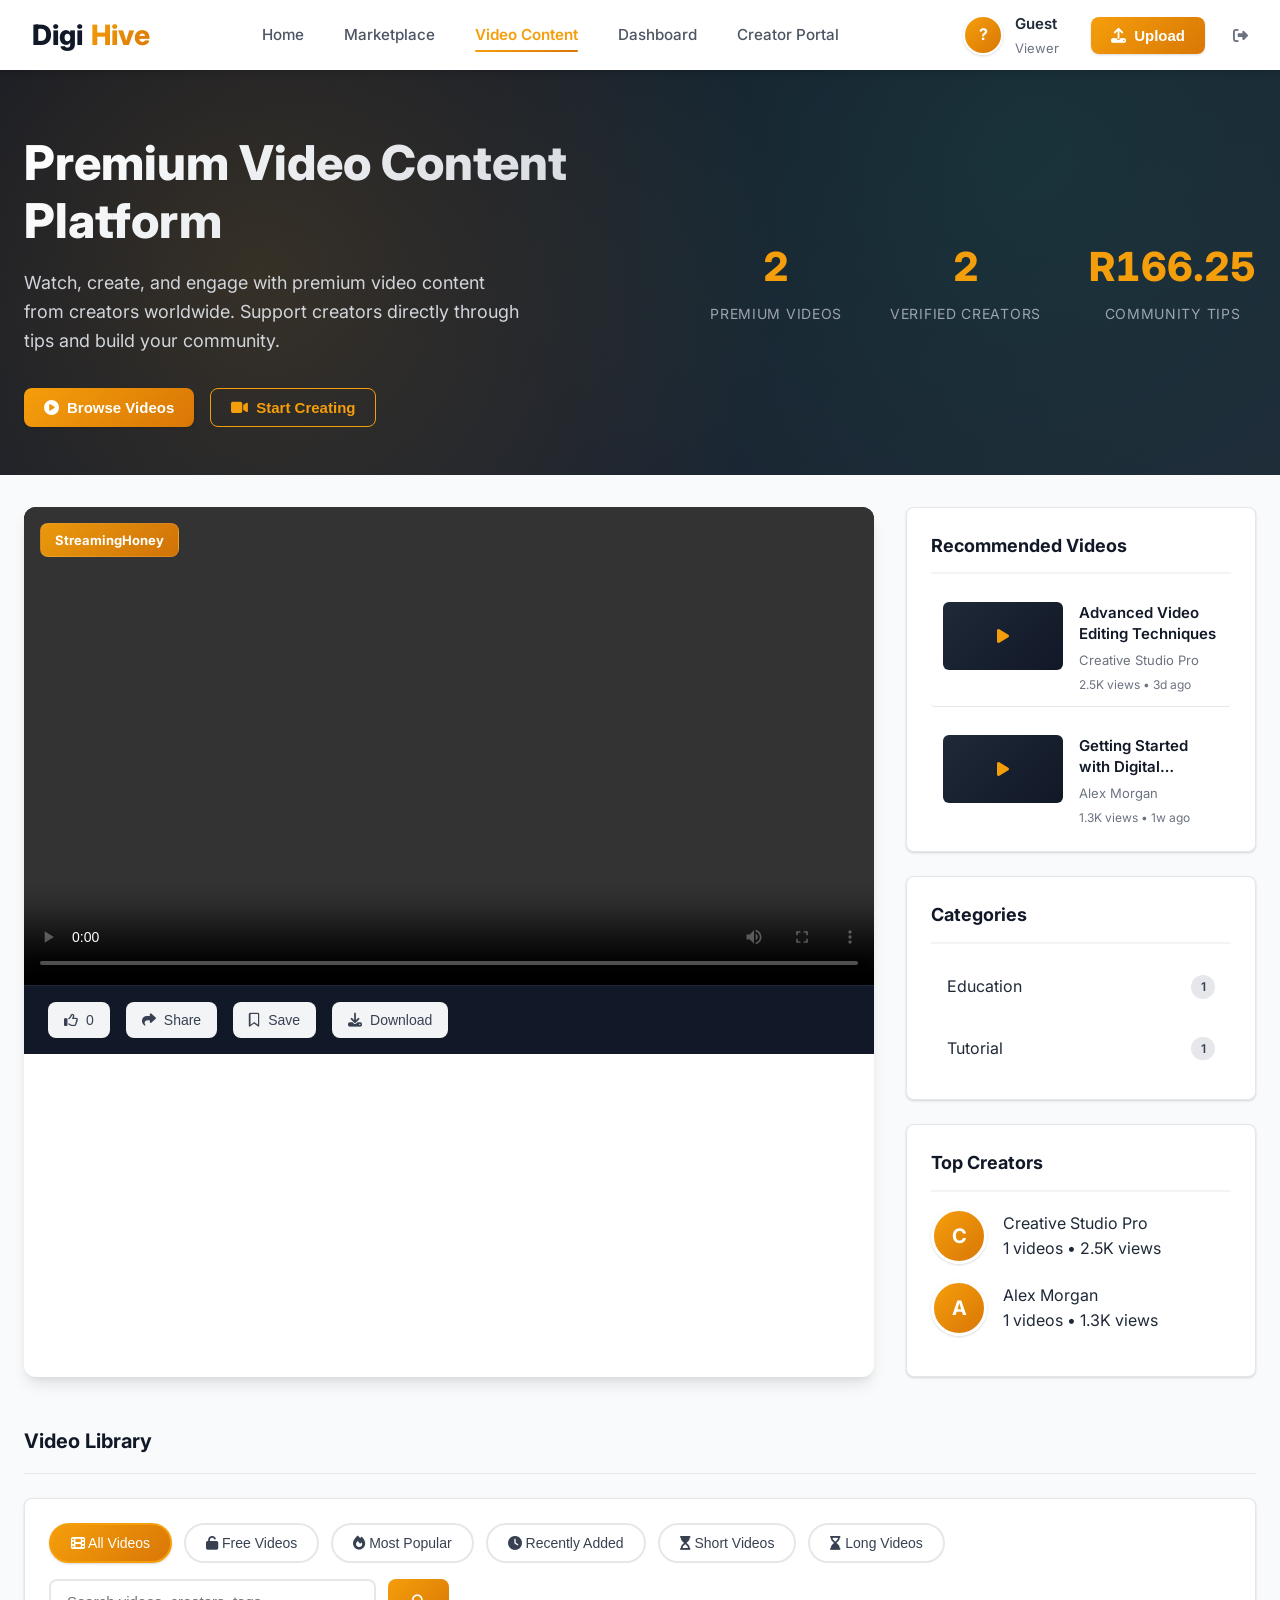
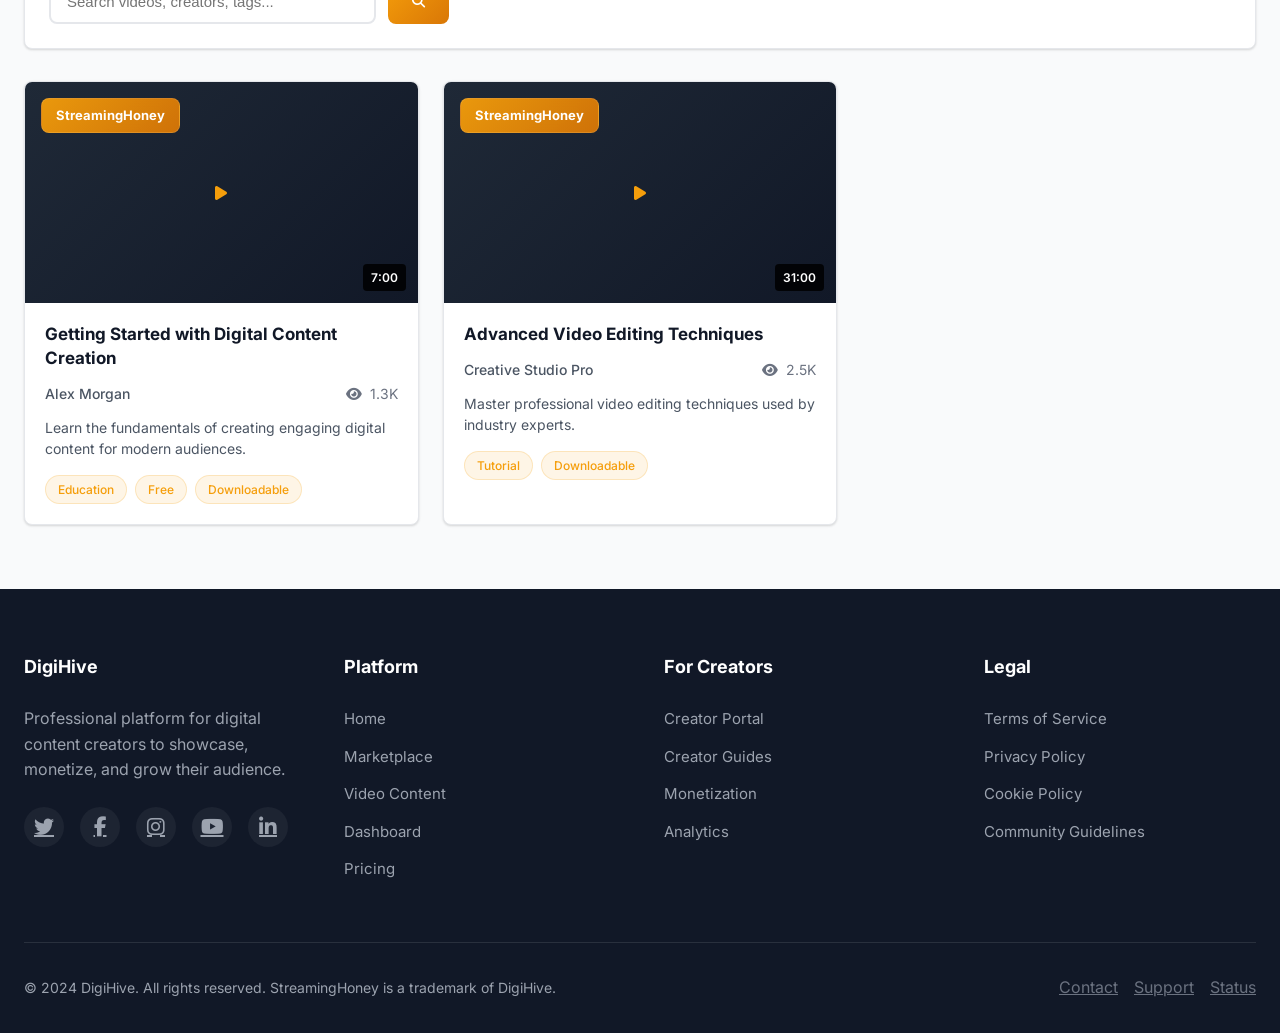
<file: videos.html>
<!DOCTYPE html>
<html lang="en">
<head>
    <meta charset="UTF-8">
    <meta name="viewport" content="width=device-width, initial-scale=1.0">
    <title>DigiHive - Professional Video Content Platform</title>
    <link rel="stylesheet" href="https://cdnjs.cloudflare.com/ajax/libs/font-awesome/6.4.0/css/all.min.css">
    <link href="https://fonts.googleapis.com/css2?family=Inter:wght@300;400;500;600;700;800&display=swap" rel="stylesheet">
    <style>
        :root {
            --primary: #f59e0b;
            --primary-dark: #d97706;
            --primary-light: #fef3c7;
            --secondary: #10b981;
            --secondary-dark: #059669;
            --secondary-light: #d1fae5;
            --danger: #ef4444;
            --danger-light: #fee2e2;
            --success: #10b981;
            --warning: #f59e0b;
            --info: #3b82f6;
            --gray-50: #f9fafb;
            --gray-100: #f3f4f6;
            --gray-200: #e5e7eb;
            --gray-300: #d1d5db;
            --gray-400: #9ca3af;
            --gray-500: #6b7280;
            --gray-600: #4b5563;
            --gray-700: #374151;
            --gray-800: #1f2937;
            --gray-900: #111827;
            --light: #ffffff;
            --shadow: 0 1px 3px 0 rgba(0, 0, 0, 0.1), 0 1px 2px 0 rgba(0, 0, 0, 0.06);
            --shadow-md: 0 4px 6px -1px rgba(0, 0, 0, 0.1), 0 2px 4px -1px rgba(0, 0, 0, 0.06);
            --shadow-lg: 0 10px 15px -3px rgba(0, 0, 0, 0.1), 0 4px 6px -2px rgba(0, 0, 0, 0.05);
            --shadow-xl: 0 20px 25px -5px rgba(0, 0, 0, 0.1), 0 10px 10px -5px rgba(0, 0, 0, 0.04);
            --radius-sm: 4px;
            --radius: 8px;
            --radius-lg: 12px;
            --radius-xl: 16px;
            --transition: all 0.3s cubic-bezier(0.4, 0, 0.2, 1);
        }

        * {
            margin: 0;
            padding: 0;
            box-sizing: border-box;
        }

        html {
            scroll-behavior: smooth;
        }

        body {
            font-family: 'Inter', -apple-system, BlinkMacSystemFont, 'Segoe UI', Roboto, Oxygen, Ubuntu, sans-serif;
            background-color: var(--gray-50);
            color: var(--gray-800);
            line-height: 1.6;
            -webkit-font-smoothing: antialiased;
            -moz-osx-font-smoothing: grayscale;
        }

        .container {
            width: 100%;
            max-width: 1400px;
            margin: 0 auto;
            padding: 0 24px;
        }

        /* Header Styles */
        header {
            background-color: var(--light);
            box-shadow: var(--shadow-md);
            position: sticky;
            top: 0;
            z-index: 1000;
            backdrop-filter: blur(10px);
            background-color: rgba(255, 255, 255, 0.95);
        }

        nav {
            display: flex;
            justify-content: space-between;
            align-items: center;
            padding: 1rem 0;
            height: 70px;
        }

        .logo {
            display: flex;
            align-items: center;
            font-size: 1.75rem;
            font-weight: 800;
            text-decoration: none;
            color: var(--gray-900);
            gap: 0.5rem;
            transition: var(--transition);
        }

        .logo:hover {
            transform: translateY(-1px);
        }

        .logo span {
            color: var(--primary);
            background: linear-gradient(135deg, var(--primary), var(--primary-dark));
            -webkit-background-clip: text;
            -webkit-text-fill-color: transparent;
        }

        .logo-icon {
            font-size: 1.5rem;
            color: var(--primary);
        }

        .nav-links {
            display: flex;
            list-style: none;
            gap: 2.5rem;
        }

        .nav-links a {
            text-decoration: none;
            color: var(--gray-600);
            font-weight: 500;
            font-size: 0.95rem;
            transition: var(--transition);
            position: relative;
            padding: 0.5rem 0;
        }

        .nav-links a:hover {
            color: var(--primary);
        }

        .nav-links a.active {
            color: var(--primary);
            font-weight: 600;
        }

        .nav-links a.active::after {
            content: '';
            position: absolute;
            bottom: 0;
            left: 0;
            right: 0;
            height: 2px;
            background: linear-gradient(90deg, var(--primary), var(--primary-dark));
            border-radius: 2px;
        }

        .user-section {
            display: flex;
            align-items: center;
            gap: 1.25rem;
        }

        .user-info {
            display: flex;
            align-items: center;
            gap: 0.75rem;
            cursor: pointer;
            padding: 0.5rem 0.75rem;
            border-radius: var(--radius);
            transition: var(--transition);
        }

        .user-info:hover {
            background-color: var(--gray-100);
        }

        .user-avatar {
            width: 40px;
            height: 40px;
            border-radius: 50%;
            background: linear-gradient(135deg, var(--primary), var(--primary-dark));
            display: flex;
            align-items: center;
            justify-content: center;
            color: white;
            font-weight: 700;
            font-size: 1rem;
            border: 2px solid var(--light);
            box-shadow: var(--shadow);
        }

        .user-details h3 {
            font-size: 0.9375rem;
            font-weight: 600;
            color: var(--gray-800);
            margin-bottom: 0.125rem;
        }

        .user-details p {
            font-size: 0.8125rem;
            color: var(--gray-500);
        }

        .btn {
            display: inline-flex;
            align-items: center;
            justify-content: center;
            gap: 0.5rem;
            padding: 0.625rem 1.25rem;
            border-radius: var(--radius);
            font-weight: 600;
            font-size: 0.9375rem;
            cursor: pointer;
            transition: var(--transition);
            border: none;
            outline: none;
            text-decoration: none;
            white-space: nowrap;
        }

        .btn-primary {
            background: linear-gradient(135deg, var(--primary), var(--primary-dark));
            color: white;
            box-shadow: var(--shadow);
        }

        .btn-primary:hover:not(:disabled) {
            transform: translateY(-2px);
            box-shadow: var(--shadow-lg);
        }

        .btn-primary:active:not(:disabled) {
            transform: translateY(0);
        }

        .btn-primary:disabled {
            opacity: 0.6;
            cursor: not-allowed;
            transform: none !important;
        }

        .btn-secondary {
            background-color: var(--gray-100);
            color: var(--gray-700);
            border: 1px solid var(--gray-200);
        }

        .btn-secondary:hover:not(:disabled) {
            background-color: var(--gray-200);
        }

        .btn-outline {
            background-color: transparent;
            color: var(--primary);
            border: 1px solid var(--primary);
        }

        .btn-outline:hover:not(:disabled) {
            background-color: var(--primary-light);
        }

        .btn-danger {
            background-color: var(--danger);
            color: white;
        }

        .btn-danger:hover:not(:disabled) {
            background-color: #dc2626;
        }

        .btn-icon {
            padding: 0.5rem;
            border-radius: 50%;
            background: none;
            color: var(--gray-500);
        }

        .btn-icon:hover {
            background-color: var(--gray-100);
            color: var(--gray-700);
        }

        /* Video Hero Section */
        .video-hero {
            background: linear-gradient(135deg, var(--gray-900) 0%, var(--gray-800) 100%);
            color: white;
            padding: 4rem 0 3rem;
            margin-bottom: 2rem;
            position: relative;
            overflow: hidden;
        }

        .video-hero::before {
            content: '';
            position: absolute;
            top: 0;
            left: 0;
            right: 0;
            bottom: 0;
            background: radial-gradient(circle at 20% 50%, rgba(245, 158, 11, 0.15) 0%, transparent 50%),
                       radial-gradient(circle at 80% 20%, rgba(16, 185, 129, 0.1) 0%, transparent 50%);
        }

        .video-hero-content {
            display: flex;
            justify-content: space-between;
            align-items: center;
            position: relative;
            z-index: 1;
        }

        .video-hero-text {
            flex: 1;
            max-width: 600px;
        }

        .video-hero-text h1 {
            font-size: 3rem;
            font-weight: 800;
            margin-bottom: 1.25rem;
            line-height: 1.2;
            background: linear-gradient(135deg, #fff 0%, var(--gray-300) 100%);
            -webkit-background-clip: text;
            -webkit-text-fill-color: transparent;
        }

        .video-hero-text p {
            font-size: 1.125rem;
            color: var(--gray-300);
            margin-bottom: 2rem;
            max-width: 500px;
        }

        .video-stats {
            display: flex;
            gap: 3rem;
        }

        .stat-item {
            text-align: center;
        }

        .stat-number {
            font-size: 2.5rem;
            font-weight: 800;
            color: var(--primary);
            margin-bottom: 0.25rem;
            font-feature-settings: "tnum";
        }

        .stat-label {
            font-size: 0.875rem;
            color: var(--gray-400);
            text-transform: uppercase;
            letter-spacing: 0.05em;
        }

        /* Main Content Layout */
        .video-main {
            display: grid;
            grid-template-columns: 1fr 350px;
            gap: 2rem;
            margin-bottom: 3rem;
        }

        @media (max-width: 1024px) {
            .video-main {
                grid-template-columns: 1fr;
            }
        }

        /* Video Player Section */
        .video-player-section {
            background-color: var(--light);
            border-radius: var(--radius-lg);
            overflow: hidden;
            box-shadow: var(--shadow-lg);
            transition: var(--transition);
        }

        .video-container {
            position: relative;
            width: 100%;
            background-color: #000;
            aspect-ratio: 16/9;
            overflow: hidden;
        }

        #mainVideoPlayer {
            width: 100%;
            height: 100%;
            background-color: #000;
            outline: none;
        }

        .video-placeholder {
            width: 100%;
            height: 100%;
            display: flex;
            align-items: center;
            justify-content: center;
            color: white;
            text-align: center;
            padding: 2rem;
            background: linear-gradient(135deg, var(--gray-800) 0%, var(--gray-900) 100%);
        }

        .video-placeholder i {
            font-size: 4rem;
            margin-bottom: 1.5rem;
            color: var(--primary);
            opacity: 0.8;
        }

        .video-placeholder h3 {
            font-size: 1.5rem;
            margin-bottom: 0.5rem;
            color: white;
        }

        .video-placeholder p {
            color: var(--gray-400);
            max-width: 400px;
        }

        .watermark-label {
            position: absolute;
            top: 16px;
            left: 16px;
            background: linear-gradient(135deg, rgba(245, 158, 11, 0.95), rgba(217, 119, 6, 0.95));
            color: white;
            padding: 0.375rem 0.875rem;
            border-radius: var(--radius);
            font-size: 0.8125rem;
            font-weight: 700;
            z-index: 10;
            backdrop-filter: blur(4px);
            border: 1px solid rgba(255, 255, 255, 0.1);
        }

        .video-controls {
            padding: 1rem 1.5rem;
            background-color: var(--gray-900);
            color: white;
            display: flex;
            justify-content: space-between;
            align-items: center;
            border-top: 1px solid var(--gray-800);
        }

        .video-info {
            padding: 1.75rem;
        }

        .video-title {
            font-size: 1.75rem;
            font-weight: 700;
            margin-bottom: 1rem;
            line-height: 1.3;
            color: var(--gray-900);
        }

        .video-meta {
            display: flex;
            justify-content: space-between;
            align-items: center;
            margin-bottom: 1.5rem;
            padding-bottom: 1.5rem;
            border-bottom: 1px solid var(--gray-200);
            flex-wrap: wrap;
            gap: 1rem;
        }

        .video-creator {
            display: flex;
            align-items: center;
            gap: 1rem;
            flex: 1;
        }

        .creator-avatar {
            width: 56px;
            height: 56px;
            border-radius: 50%;
            background: linear-gradient(135deg, var(--primary), var(--primary-dark));
            display: flex;
            align-items: center;
            justify-content: center;
            color: white;
            font-weight: 700;
            font-size: 1.25rem;
            border: 3px solid var(--light);
            box-shadow: var(--shadow);
        }

        .creator-info h4 {
            font-weight: 600;
            margin-bottom: 0.25rem;
            color: var(--gray-800);
        }

        .creator-info p {
            font-size: 0.875rem;
            color: var(--gray-500);
        }

        .video-stats-bar {
            display: flex;
            gap: 1rem;
        }

        .stat-action {
            display: flex;
            align-items: center;
            gap: 0.5rem;
            cursor: pointer;
            padding: 0.625rem 1rem;
            border-radius: var(--radius);
            transition: var(--transition);
            background-color: var(--gray-100);
            color: var(--gray-700);
            border: none;
            font-size: 0.875rem;
            font-weight: 500;
        }

        .stat-action:hover {
            background-color: var(--gray-200);
            transform: translateY(-1px);
        }

        .stat-action.active {
            background-color: var(--primary-light);
            color: var(--primary);
        }

        .stat-action.liked {
            background-color: var(--danger-light);
            color: var(--danger);
        }

        .stat-action.liked i {
            color: var(--danger);
        }

        .stat-action.saved {
            background-color: var(--secondary-light);
            color: var(--secondary);
        }

        /* Video Description */
        .video-description {
            background-color: var(--gray-50);
            border-radius: var(--radius);
            padding: 1.5rem;
            margin: 1.5rem 0;
            border: 1px solid var(--gray-200);
        }

        .description-toggle {
            display: flex;
            justify-content: space-between;
            align-items: center;
            margin-bottom: 1rem;
            cursor: pointer;
            padding: 0.5rem;
            border-radius: var(--radius-sm);
            transition: var(--transition);
        }

        .description-toggle:hover {
            background-color: var(--gray-100);
        }

        .description-toggle h3 {
            font-size: 1rem;
            font-weight: 600;
            color: var(--gray-800);
        }

        .description-content {
            max-height: 200px;
            overflow-y: auto;
            transition: max-height 0.3s ease;
        }

        .description-content.collapsed {
            max-height: 60px;
            overflow: hidden;
            mask-image: linear-gradient(to bottom, black 60%, transparent 100%);
            -webkit-mask-image: linear-gradient(to bottom, black 60%, transparent 100%);
        }

        .video-tags {
            display: flex;
            flex-wrap: wrap;
            gap: 0.5rem;
            margin-top: 1rem;
        }

        .tag {
            background-color: rgba(245, 158, 11, 0.1);
            color: var(--primary);
            padding: 0.375rem 0.875rem;
            border-radius: 50px;
            font-size: 0.8125rem;
            font-weight: 500;
            border: 1px solid rgba(245, 158, 11, 0.2);
            transition: var(--transition);
        }

        .tag:hover {
            background-color: rgba(245, 158, 11, 0.2);
            transform: translateY(-1px);
        }

        /* Comments Section */
        .comments-section {
            margin-top: 2.5rem;
        }

        .section-header {
            display: flex;
            justify-content: space-between;
            align-items: center;
            margin-bottom: 1.5rem;
            padding-bottom: 1rem;
            border-bottom: 1px solid var(--gray-200);
        }

        .section-header h2 {
            font-size: 1.25rem;
            font-weight: 700;
            color: var(--gray-900);
        }

        .comments-count {
            color: var(--gray-500);
            font-size: 0.875rem;
            font-weight: 500;
        }

        .comment-form {
            margin-bottom: 2rem;
            background-color: var(--light);
            border-radius: var(--radius);
            padding: 1.5rem;
            border: 1px solid var(--gray-200);
            box-shadow: var(--shadow);
        }

        .comment-input {
            width: 100%;
            padding: 1rem;
            border: 1px solid var(--gray-300);
            border-radius: var(--radius);
            font-size: 0.9375rem;
            resize: vertical;
            min-height: 100px;
            margin-bottom: 1rem;
            transition: var(--transition);
            font-family: inherit;
        }

        .comment-input:focus {
            outline: none;
            border-color: var(--primary);
            box-shadow: 0 0 0 3px rgba(245, 158, 11, 0.1);
        }

        .comment-submit {
            background: linear-gradient(135deg, var(--primary), var(--primary-dark));
            color: white;
            border: none;
            padding: 0.75rem 1.5rem;
            border-radius: var(--radius);
            font-weight: 600;
            cursor: pointer;
            display: flex;
            align-items: center;
            gap: 0.5rem;
            transition: var(--transition);
        }

        .comment-submit:hover:not(:disabled) {
            transform: translateY(-2px);
            box-shadow: var(--shadow);
        }

        .comment-submit:disabled {
            opacity: 0.6;
            cursor: not-allowed;
        }

        .comments-list {
            max-height: 600px;
            overflow-y: auto;
            padding-right: 0.5rem;
        }

        .comments-list::-webkit-scrollbar {
            width: 6px;
        }

        .comments-list::-webkit-scrollbar-track {
            background: var(--gray-100);
            border-radius: 3px;
        }

        .comments-list::-webkit-scrollbar-thumb {
            background: var(--gray-300);
            border-radius: 3px;
        }

        .comments-list::-webkit-scrollbar-thumb:hover {
            background: var(--gray-400);
        }

        .comment {
            padding: 1.25rem 0;
            border-bottom: 1px solid var(--gray-200);
            transition: var(--transition);
        }

        .comment:hover {
            background-color: var(--gray-50);
            margin: 0 -1rem;
            padding: 1.25rem 1rem;
            border-radius: var(--radius);
        }

        .comment-header {
            display: flex;
            justify-content: space-between;
            align-items: center;
            margin-bottom: 0.75rem;
        }

        .comment-author {
            display: flex;
            align-items: center;
            gap: 0.75rem;
        }

        .comment-avatar {
            width: 36px;
            height: 36px;
            border-radius: 50%;
            background: linear-gradient(135deg, var(--primary), var(--primary-dark));
            display: flex;
            align-items: center;
            justify-content: center;
            color: white;
            font-weight: 600;
            font-size: 0.875rem;
            flex-shrink: 0;
        }

        .comment-author h4 {
            font-weight: 600;
            font-size: 0.9375rem;
            color: var(--gray-800);
        }

        .comment-time {
            font-size: 0.75rem;
            color: var(--gray-500);
            font-weight: 500;
        }

        .comment-content {
            margin-bottom: 0.75rem;
            line-height: 1.6;
            color: var(--gray-700);
        }

        .comment-actions {
            display: flex;
            gap: 1rem;
        }

        .comment-action {
            background: none;
            border: none;
            color: var(--gray-500);
            cursor: pointer;
            font-size: 0.8125rem;
            display: flex;
            align-items: center;
            gap: 0.375rem;
            padding: 0.375rem 0.5rem;
            border-radius: var(--radius-sm);
            transition: var(--transition);
        }

        .comment-action:hover {
            background-color: var(--gray-100);
            color: var(--gray-700);
        }

        .comment-action.liked {
            color: var(--danger);
        }

        /* Video Sidebar */
        .video-sidebar {
            display: flex;
            flex-direction: column;
            gap: 1.5rem;
        }

        .sidebar-section {
            background-color: var(--light);
            border-radius: var(--radius);
            padding: 1.5rem;
            box-shadow: var(--shadow);
            border: 1px solid var(--gray-200);
            transition: var(--transition);
        }

        .sidebar-section:hover {
            box-shadow: var(--shadow-md);
        }

        .sidebar-section h3 {
            font-size: 1.125rem;
            font-weight: 700;
            margin-bottom: 1rem;
            padding-bottom: 0.75rem;
            border-bottom: 2px solid var(--gray-100);
            color: var(--gray-900);
        }

        /* Recommended Videos */
        .recommended-videos {
            list-style: none;
        }

        .recommended-video {
            display: flex;
            gap: 1rem;
            margin-bottom: 1rem;
            padding-bottom: 1rem;
            border-bottom: 1px solid var(--gray-200);
            cursor: pointer;
            transition: var(--transition);
            border-radius: var(--radius-sm);
            padding: 0.75rem;
        }

        .recommended-video:last-child {
            margin-bottom: 0;
            padding-bottom: 0;
            border-bottom: none;
        }

        .recommended-video:hover {
            background-color: var(--gray-50);
            transform: translateX(4px);
        }

        .video-thumbnail {
            width: 120px;
            height: 68px;
            border-radius: 6px;
            background-color: #000;
            overflow: hidden;
            flex-shrink: 0;
            position: relative;
        }

        .thumbnail-placeholder {
            width: 100%;
            height: 100%;
            display: flex;
            align-items: center;
            justify-content: center;
            background: linear-gradient(135deg, var(--gray-800), var(--gray-900));
            color: var(--primary);
        }

        .video-thumbnail img {
            width: 100%;
            height: 100%;
            object-fit: cover;
            transition: var(--transition);
        }

        .recommended-video:hover .video-thumbnail img {
            transform: scale(1.05);
        }

        .video-preview-info {
            flex: 1;
            min-width: 0;
        }

        .video-preview-title {
            font-weight: 600;
            font-size: 0.9375rem;
            margin-bottom: 0.375rem;
            display: -webkit-box;
            -webkit-line-clamp: 2;
            -webkit-box-orient: vertical;
            overflow: hidden;
            line-height: 1.4;
            color: var(--gray-900);
        }

        .video-preview-creator {
            font-size: 0.8125rem;
            color: var(--gray-500);
            margin-bottom: 0.25rem;
        }

        .video-preview-stats {
            font-size: 0.75rem;
            color: var(--gray-500);
            display: flex;
            align-items: center;
            gap: 0.5rem;
        }

        /* Categories */
        .category-list {
            list-style: none;
        }

        .category-item {
            padding: 0.875rem 1rem;
            border-radius: var(--radius);
            cursor: pointer;
            transition: var(--transition);
            display: flex;
            justify-content: space-between;
            align-items: center;
            margin-bottom: 0.5rem;
        }

        .category-item:last-child {
            margin-bottom: 0;
        }

        .category-item:hover {
            background-color: var(--gray-100);
            transform: translateX(4px);
        }

        .category-item.active {
            background: linear-gradient(135deg, var(--primary-light), rgba(245, 158, 11, 0.1));
            color: var(--primary);
            font-weight: 600;
            border-left: 3px solid var(--primary);
        }

        .category-count {
            background-color: var(--gray-200);
            color: var(--gray-700);
            padding: 0.125rem 0.5rem;
            border-radius: 50px;
            font-size: 0.75rem;
            font-weight: 600;
            min-width: 24px;
            text-align: center;
        }

        .category-item.active .category-count {
            background-color: var(--primary);
            color: white;
        }

        /* Tip Section */
        .tip-section {
            background: linear-gradient(135deg, rgba(245, 158, 11, 0.05), rgba(245, 158, 11, 0.02));
            border: 1px solid rgba(245, 158, 11, 0.15);
        }

        .tip-section p {
            margin-bottom: 1.25rem;
            font-size: 0.9375rem;
            color: var(--gray-700);
        }

        .tip-options {
            display: grid;
            grid-template-columns: repeat(3, 1fr);
            gap: 0.75rem;
            margin-bottom: 1.25rem;
        }

        .tip-option {
            background-color: var(--light);
            border: 2px solid var(--gray-200);
            border-radius: var(--radius);
            padding: 1rem;
            text-align: center;
            cursor: pointer;
            transition: var(--transition);
        }

        .tip-option:hover {
            border-color: var(--primary);
            transform: translateY(-2px);
            box-shadow: var(--shadow);
        }

        .tip-option.selected {
            background-color: rgba(245, 158, 11, 0.1);
            border-color: var(--primary);
            color: var(--primary);
            font-weight: 600;
        }

        .tip-amount {
            font-weight: 800;
            font-size: 1.25rem;
            margin-bottom: 0.25rem;
        }

        .tip-custom {
            display: flex;
            gap: 0.75rem;
        }

        .tip-custom-input {
            flex: 1;
            padding: 0.875rem 1rem;
            border: 2px solid var(--gray-200);
            border-radius: var(--radius);
            font-size: 0.9375rem;
            transition: var(--transition);
        }

        .tip-custom-input:focus {
            outline: none;
            border-color: var(--primary);
            box-shadow: 0 0 0 3px rgba(245, 158, 11, 0.1);
        }

        /* Video Library Section */
        .video-list-section {
            margin-bottom: 4rem;
        }

        .video-filters {
            display: flex;
            justify-content: space-between;
            align-items: center;
            margin-bottom: 2rem;
            flex-wrap: wrap;
            gap: 1rem;
            background-color: var(--light);
            padding: 1.5rem;
            border-radius: var(--radius);
            box-shadow: var(--shadow);
            border: 1px solid var(--gray-200);
        }

        .filter-buttons {
            display: flex;
            gap: 0.75rem;
            flex-wrap: wrap;
        }

        .filter-btn {
            background: none;
            border: 2px solid var(--gray-200);
            padding: 0.625rem 1.25rem;
            border-radius: 50px;
            cursor: pointer;
            transition: var(--transition);
            font-size: 0.875rem;
            font-weight: 500;
            color: var(--gray-700);
        }

        .filter-btn:hover {
            border-color: var(--primary);
            color: var(--primary);
            transform: translateY(-1px);
        }

        .filter-btn.active {
            background: linear-gradient(135deg, var(--primary), var(--primary-dark));
            border-color: var(--primary);
            color: white;
            box-shadow: var(--shadow);
        }

        .search-box {
            display: flex;
            gap: 0.75rem;
            flex: 1;
            max-width: 400px;
        }

        .search-input {
            flex: 1;
            padding: 0.75rem 1rem;
            border: 2px solid var(--gray-200);
            border-radius: var(--radius);
            font-size: 0.9375rem;
            transition: var(--transition);
            min-width: 200px;
        }

        .search-input:focus {
            outline: none;
            border-color: var(--primary);
            box-shadow: 0 0 0 3px rgba(245, 158, 11, 0.1);
        }

        .search-btn {
            background: linear-gradient(135deg, var(--primary), var(--primary-dark));
            color: white;
            border: none;
            padding: 0.75rem 1.5rem;
            border-radius: var(--radius);
            cursor: pointer;
            font-weight: 600;
            transition: var(--transition);
            display: flex;
            align-items: center;
            gap: 0.5rem;
        }

        .search-btn:hover {
            transform: translateY(-2px);
            box-shadow: var(--shadow);
        }

        .videos-grid {
            display: grid;
            grid-template-columns: repeat(auto-fill, minmax(300px, 1fr));
            gap: 1.5rem;
        }

        .video-card {
            background-color: var(--light);
            border-radius: var(--radius);
            overflow: hidden;
            box-shadow: var(--shadow);
            transition: var(--transition);
            border: 1px solid var(--gray-200);
            position: relative;
        }

        .video-card:hover {
            transform: translateY(-4px);
            box-shadow: var(--shadow-xl);
        }

        .video-card-thumbnail {
            width: 100%;
            aspect-ratio: 16/9;
            background-color: #000;
            overflow: hidden;
            position: relative;
        }

        .video-card-thumbnail img {
            width: 100%;
            height: 100%;
            object-fit: cover;
            transition: var(--transition);
        }

        .video-card:hover .video-card-thumbnail img {
            transform: scale(1.05);
        }

        .video-duration {
            position: absolute;
            bottom: 12px;
            right: 12px;
            background-color: rgba(0, 0, 0, 0.85);
            color: white;
            padding: 0.25rem 0.5rem;
            border-radius: var(--radius-sm);
            font-size: 0.75rem;
            font-weight: 600;
            backdrop-filter: blur(4px);
        }

        .video-card-info {
            padding: 1.25rem;
        }

        .video-card-title {
            font-weight: 700;
            margin-bottom: 0.75rem;
            display: -webkit-box;
            -webkit-line-clamp: 2;
            -webkit-box-orient: vertical;
            overflow: hidden;
            line-height: 1.4;
            font-size: 1.0625rem;
            color: var(--gray-900);
        }

        .video-card-meta {
            display: flex;
            justify-content: space-between;
            align-items: center;
            margin-bottom: 0.75rem;
        }

        .video-card-creator {
            font-size: 0.875rem;
            color: var(--gray-600);
            font-weight: 500;
        }

        .video-card-stats {
            font-size: 0.875rem;
            color: var(--gray-500);
            display: flex;
            align-items: center;
            gap: 0.5rem;
        }

        .video-card-description {
            font-size: 0.875rem;
            color: var(--gray-600);
            display: -webkit-box;
            -webkit-line-clamp: 2;
            -webkit-box-orient: vertical;
            overflow: hidden;
            margin-bottom: 1rem;
            line-height: 1.5;
        }

        .video-card-tags {
            display: flex;
            flex-wrap: wrap;
            gap: 0.5rem;
        }

        .video-card-tag {
            background-color: rgba(245, 158, 11, 0.1);
            color: var(--primary);
            padding: 0.25rem 0.75rem;
            border-radius: 50px;
            font-size: 0.75rem;
            font-weight: 500;
            border: 1px solid rgba(245, 158, 11, 0.2);
        }

        /* Auth Message */
        .auth-message {
            background: linear-gradient(135deg, rgba(245, 158, 11, 0.05), rgba(245, 158, 11, 0.02));
            border: 1px solid rgba(245, 158, 11, 0.2);
            border-radius: var(--radius);
            padding: 1.5rem;
            text-align: center;
            margin: 1.5rem 0;
        }

        .auth-message i {
            font-size: 2rem;
            color: var(--primary);
            margin-bottom: 1rem;
        }

        .auth-message h3 {
            font-size: 1.125rem;
            margin-bottom: 0.5rem;
            color: var(--gray-800);
        }

        .auth-message p {
            margin-bottom: 1.5rem;
            color: var(--gray-600);
            max-width: 400px;
            margin-left: auto;
            margin-right: auto;
        }

        /* Modal Styles */
        .modal {
            display: none;
            position: fixed;
            top: 0;
            left: 0;
            width: 100%;
            height: 100%;
            background-color: rgba(0, 0, 0, 0.75);
            z-index: 2000;
            align-items: center;
            justify-content: center;
            padding: 1rem;
            backdrop-filter: blur(8px);
            animation: fadeIn 0.3s ease;
        }

        @keyframes fadeIn {
            from { opacity: 0; }
            to { opacity: 1; }
        }

        .modal.active {
            display: flex;
        }

        .modal-content {
            background-color: var(--light);
            border-radius: var(--radius-xl);
            width: 100%;
            max-width: 600px;
            max-height: 90vh;
            overflow-y: auto;
            box-shadow: var(--shadow-xl);
            animation: slideUp 0.3s ease;
        }

        @keyframes slideUp {
            from { transform: translateY(20px); opacity: 0; }
            to { transform: translateY(0); opacity: 1; }
        }

        .modal-header {
            padding: 1.75rem 2rem;
            border-bottom: 1px solid var(--gray-200);
            display: flex;
            justify-content: space-between;
            align-items: center;
            position: sticky;
            top: 0;
            background-color: var(--light);
            z-index: 1;
            border-radius: var(--radius-xl) var(--radius-xl) 0 0;
        }

        .modal-header h2 {
            font-size: 1.5rem;
            font-weight: 700;
            color: var(--gray-900);
        }

        .modal-close {
            background: none;
            border: none;
            font-size: 1.5rem;
            cursor: pointer;
            color: var(--gray-500);
            width: 40px;
            height: 40px;
            border-radius: 50%;
            display: flex;
            align-items: center;
            justify-content: center;
            transition: var(--transition);
        }

        .modal-close:hover {
            background-color: var(--gray-100);
            color: var(--gray-700);
        }

        .modal-body {
            padding: 2rem;
        }

        /* Form Styles */
        .upload-form .form-group {
            margin-bottom: 1.75rem;
        }

        .form-label {
            display: block;
            margin-bottom: 0.5rem;
            font-weight: 600;
            color: var(--gray-800);
            font-size: 0.9375rem;
        }

        .form-label.required::after {
            content: '*';
            color: var(--danger);
            margin-left: 0.25rem;
        }

        .form-input,
        .form-select,
        .form-textarea {
            width: 100%;
            padding: 0.875rem 1rem;
            border: 2px solid var(--gray-200);
            border-radius: var(--radius);
            font-size: 0.9375rem;
            transition: var(--transition);
            font-family: inherit;
        }

        .form-input:focus,
        .form-select:focus,
        .form-textarea:focus {
            outline: none;
            border-color: var(--primary);
            box-shadow: 0 0 0 3px rgba(245, 158, 11, 0.1);
        }

        .form-textarea {
            min-height: 120px;
            resize: vertical;
            line-height: 1.5;
        }

        .form-checkbox {
            display: flex;
            align-items: center;
            gap: 0.75rem;
            cursor: pointer;
        }

        .form-checkbox input {
            width: 18px;
            height: 18px;
            border-radius: 4px;
            cursor: pointer;
        }

        .form-checkbox label {
            cursor: pointer;
            color: var(--gray-700);
            font-size: 0.9375rem;
        }

        .form-row {
            display: grid;
            grid-template-columns: 1fr 1fr;
            gap: 1rem;
        }

        @media (max-width: 640px) {
            .form-row {
                grid-template-columns: 1fr;
            }
        }

        .file-upload-area {
            border: 2px dashed var(--gray-300);
            border-radius: var(--radius);
            padding: 3rem 2rem;
            text-align: center;
            cursor: pointer;
            transition: var(--transition);
            background-color: var(--gray-50);
        }

        .file-upload-area:hover {
            border-color: var(--primary);
            background-color: var(--primary-light);
        }

        .file-upload-area.dragover {
            border-color: var(--primary);
            background-color: var(--primary-light);
            transform: scale(1.02);
        }

        .file-upload-area i {
            font-size: 3rem;
            color: var(--gray-400);
            margin-bottom: 1.5rem;
        }

        .file-upload-area:hover i {
            color: var(--primary);
        }

        .file-upload-area p {
            margin-bottom: 0.5rem;
            font-weight: 600;
            color: var(--gray-800);
        }

        .file-upload-area small {
            color: var(--gray-500);
            font-size: 0.875rem;
        }

        .upload-progress {
            margin-top: 1.5rem;
        }

        .progress-bar {
            width: 100%;
            height: 8px;
            background-color: var(--gray-200);
            border-radius: 4px;
            overflow: hidden;
            margin-bottom: 0.5rem;
        }

        .progress-fill {
            height: 100%;
            background: linear-gradient(90deg, var(--primary), var(--primary-dark));
            width: 0%;
            transition: width 0.3s ease;
            border-radius: 4px;
        }

        /* Footer */
        footer {
            background-color: var(--gray-900);
            color: white;
            padding: 4rem 0 2rem;
            margin-top: 4rem;
        }

        .footer-content {
            display: grid;
            grid-template-columns: repeat(auto-fit, minmax(200px, 1fr));
            gap: 3rem;
            margin-bottom: 3rem;
        }

        .footer-column h3 {
            font-size: 1.125rem;
            margin-bottom: 1.5rem;
            color: white;
            font-weight: 700;
        }

        .footer-column p {
            color: var(--gray-400);
            margin-bottom: 1.5rem;
            line-height: 1.6;
        }

        .footer-links {
            list-style: none;
        }

        .footer-links li {
            margin-bottom: 0.75rem;
        }

        .footer-links a {
            color: var(--gray-400);
            text-decoration: none;
            transition: var(--transition);
            font-size: 0.9375rem;
        }

        .footer-links a:hover {
            color: var(--primary);
            transform: translateX(4px);
            display: inline-block;
        }

        .footer-bottom {
            display: flex;
            justify-content: space-between;
            align-items: center;
            padding-top: 2rem;
            border-top: 1px solid rgba(255, 255, 255, 0.1);
            flex-wrap: wrap;
            gap: 1rem;
        }

        .copyright {
            color: var(--gray-400);
            font-size: 0.875rem;
        }

        .social-links {
            display: flex;
            gap: 1rem;
        }

        .social-links a {
            color: var(--gray-400);
            font-size: 1.25rem;
            transition: var(--transition);
            width: 40px;
            height: 40px;
            border-radius: 50%;
            display: flex;
            align-items: center;
            justify-content: center;
            background-color: rgba(255, 255, 255, 0.05);
        }

        .social-links a:hover {
            color: var(--primary);
            background-color: rgba(245, 158, 11, 0.1);
            transform: translateY(-2px);
        }

        /* Loading States */
        .loading {
            text-align: center;
            padding: 4rem 1rem;
            color: var(--gray-500);
        }

        .loading-spinner {
            border: 3px solid var(--gray-200);
            border-top: 3px solid var(--primary);
            border-radius: 50%;
            width: 48px;
            height: 48px;
            animation: spin 1s linear infinite;
            margin: 0 auto 1.5rem;
        }

        @keyframes spin {
            0% { transform: rotate(0deg); }
            100% { transform: rotate(360deg); }
        }

        /* Empty States */
        .empty-state {
            text-align: center;
            padding: 4rem 1rem;
            color: var(--gray-500);
        }

        .empty-state i {
            font-size: 3.5rem;
            margin-bottom: 1.5rem;
            color: var(--gray-300);
        }

        .empty-state h3 {
            font-size: 1.25rem;
            margin-bottom: 0.5rem;
            color: var(--gray-700);
            font-weight: 600;
        }

        .empty-state p {
            max-width: 400px;
            margin: 0 auto;
            font-size: 0.9375rem;
        }

        /* Notification */
        .notification {
            position: fixed;
            top: 24px;
            right: 24px;
            z-index: 3000;
            animation: slideIn 0.3s ease;
        }

        @keyframes slideIn {
            from { transform: translateX(100%); opacity: 0; }
            to { transform: translateX(0); opacity: 1; }
        }

        .notification-content {
            background-color: var(--light);
            border-radius: var(--radius);
            padding: 1rem 1.5rem;
            box-shadow: var(--shadow-xl);
            display: flex;
            align-items: center;
            gap: 0.75rem;
            min-width: 300px;
            border-left: 4px solid var(--primary);
        }

        .notification-content.success {
            border-left-color: var(--success);
        }

        .notification-content.error {
            border-left-color: var(--danger);
        }

        .notification-content.warning {
            border-left-color: var(--warning);
        }

        /* Responsive Design */
        @media (max-width: 1200px) {
            .container {
                padding: 0 20px;
            }
        }

        @media (max-width: 992px) {
            .video-hero-text h1 {
                font-size: 2.5rem;
            }
            
            .video-stats {
                gap: 2rem;
            }
        }

        @media (max-width: 768px) {
            .nav-links {
                display: none;
            }
            
            .video-hero-content {
                flex-direction: column;
                text-align: center;
                gap: 2.5rem;
            }
            
            .video-hero-text {
                max-width: 100%;
            }
            
            .video-stats {
                width: 100%;
                justify-content: center;
            }
            
            .videos-grid {
                grid-template-columns: repeat(auto-fill, minmax(280px, 1fr));
            }
            
            .video-filters {
                flex-direction: column;
                align-items: stretch;
            }
            
            .search-box {
                max-width: 100%;
            }
            
            .footer-bottom {
                flex-direction: column;
                text-align: center;
            }
            
            .video-main {
                gap: 1.5rem;
            }
        }

        @media (max-width: 576px) {
            .container {
                padding: 0 16px;
            }
            
            .video-hero {
                padding: 3rem 0 2rem;
            }
            
            .video-hero-text h1 {
                font-size: 2rem;
            }
            
            .video-stats {
                flex-direction: column;
                gap: 1.5rem;
            }
            
            .stat-item {
                width: 100%;
            }
            
            .videos-grid {
                grid-template-columns: 1fr;
            }
            
            .video-sidebar {
                gap: 1rem;
            }
            
            .modal-content {
                margin: 1rem;
                max-height: calc(100vh - 2rem);
            }
            
            .modal-header,
            .modal-body {
                padding: 1.25rem;
            }
        }

        /* Utility Classes */
        .text-primary {
            color: var(--primary);
        }

        .text-secondary {
            color: var(--secondary);
        }

        .text-muted {
            color: var(--gray-500);
        }

        .text-success {
            color: var(--success);
        }

        .text-danger {
            color: var(--danger);
        }

        .bg-light {
            background-color: var(--gray-50);
        }

        .rounded {
            border-radius: var(--radius);
        }

        .shadow-sm {
            box-shadow: var(--shadow);
        }

        .shadow-md {
            box-shadow: var(--shadow-md);
        }

        .flex {
            display: flex;
        }

        .items-center {
            align-items: center;
        }

        .justify-between {
            justify-content: space-between;
        }

        .gap-2 {
            gap: 0.5rem;
        }

        .gap-4 {
            gap: 1rem;
        }

        .mb-2 {
            margin-bottom: 0.5rem;
        }

        .mb-4 {
            margin-bottom: 1rem;
        }

        .mb-6 {
            margin-bottom: 1.5rem;
        }

        .mt-4 {
            margin-top: 1rem;
        }

        .mt-8 {
            margin-top: 2rem;
        }

        .w-full {
            width: 100%;
        }

        .hidden {
            display: none;
        }

        /* Accessibility */
        .sr-only {
            position: absolute;
            width: 1px;
            height: 1px;
            padding: 0;
            margin: -1px;
            overflow: hidden;
            clip: rect(0, 0, 0, 0);
            white-space: nowrap;
            border: 0;
        }

        :focus-visible {
            outline: 2px solid var(--primary);
            outline-offset: 2px;
        }

        /* Custom Scrollbar */
        ::-webkit-scrollbar {
            width: 10px;
            height: 10px;
        }

        ::-webkit-scrollbar-track {
            background: var(--gray-100);
            border-radius: 5px;
        }

        ::-webkit-scrollbar-thumb {
            background: var(--gray-400);
            border-radius: 5px;
        }

        ::-webkit-scrollbar-thumb:hover {
            background: var(--gray-500);
        }

        /* Print Styles */
        @media print {
            header,
            .video-controls,
            .tip-section,
            .comment-form,
            footer,
            .btn,
            .modal {
                display: none !important;
            }
            
            body {
                background-color: white;
                color: black;
            }
            
            .container {
                max-width: 100%;
                padding: 0;
            }
            
            .video-player-section,
            .video-card {
                box-shadow: none;
                border: 1px solid #ddd;
                break-inside: avoid;
            }
        }
    </style>
</head>
<body>
    <!-- Header -->
    <header>
        <div class="container">
            <nav>
                <a href="index.html" class="logo">
                    <i class="fas fa-bee logo-icon"></i>
                    Digi<span>Hive</span>
                </a>
                
                <ul class="nav-links">
                    <li><a href="index.html">Home</a></li>
                    <li><a href="marketplace.html">Marketplace</a></li>
                    <li><a href="videos.html" class="active">Video Content</a></li>
                    <li><a href="dashboard.html">Dashboard</a></li>
                    <li><a href="seller.html">Creator Portal</a></li>
                </ul>
                
                <div class="user-section">
                    <div class="user-info" id="userInfo">
                        <div class="user-avatar" id="userAvatar">?</div>
                        <div class="user-details">
                            <h3 id="userName">Guest</h3>
                            <p id="userType">Viewer</p>
                        </div>
                    </div>
                    <button class="btn btn-primary" id="uploadVideoBtn" onclick="openUploadModal()">
                        <i class="fas fa-upload"></i> Upload
                    </button>
                    <button class="btn btn-icon" id="logoutBtn" aria-label="Logout">
                        <i class="fas fa-sign-out-alt"></i>
                    </button>
                </div>
            </nav>
        </div>
    </header>

    <!-- Video Hero Section -->
    <section class="video-hero" aria-labelledby="hero-title">
        <div class="container">
            <div class="video-hero-content">
                <div class="video-hero-text">
                    <h1 id="hero-title">Premium Video Content Platform</h1>
                    <p>Watch, create, and engage with premium video content from creators worldwide. Support creators directly through tips and build your community.</p>
                    <div class="flex gap-4 mt-8">
                        <button class="btn btn-primary" onclick="scrollToLibrary()">
                            <i class="fas fa-play-circle"></i> Browse Videos
                        </button>
                        <button class="btn btn-outline" onclick="openUploadModal()">
                            <i class="fas fa-video"></i> Start Creating
                        </button>
                    </div>
                </div>
                <div class="video-stats">
                    <div class="stat-item">
                        <div class="stat-number" id="totalVideosCount">0</div>
                        <div class="stat-label">Premium Videos</div>
                    </div>
                    <div class="stat-item">
                        <div class="stat-number" id="totalCreatorsCount">0</div>
                        <div class="stat-label">Verified Creators</div>
                    </div>
                    <div class="stat-item">
                        <div class="stat-number" id="totalTipsCount">R0</div>
                        <div class="stat-label">Community Tips</div>
                    </div>
                </div>
            </div>
        </div>
    </section>

    <!-- Main Content -->
    <main class="container">
        <div class="video-main">
            <!-- Main Video Player Section -->
            <section class="video-player-section" aria-labelledby="video-title">
                <div class="video-container">
                    <div class="watermark-label">StreamingHoney</div>
                    <video id="mainVideoPlayer" controls playsinline preload="metadata">
                        <p>Your browser doesn't support HTML5 video. Please update your browser.</p>
                    </video>
                    <div id="videoPlaceholder" class="video-placeholder">
                        <div>
                            <i class="fas fa-play-circle"></i>
                            <h3>Select a Video to Watch</h3>
                            <p>Choose from recommended videos or browse our library to start watching premium content</p>
                            <button class="btn btn-primary mt-4" onclick="scrollToLibrary()">
                                <i class="fas fa-search"></i> Browse Library
                            </button>
                        </div>
                    </div>
                </div>
                
                <div class="video-controls">
                    <div class="video-stats-bar" id="videoStatsBar">
                        <button class="stat-action" id="likeBtn" onclick="toggleLike()" aria-label="Like video">
                            <i class="far fa-thumbs-up"></i>
                            <span id="likeCount">0</span>
                        </button>
                        <button class="stat-action" onclick="shareVideo()" aria-label="Share video">
                            <i class="fas fa-share"></i>
                            <span>Share</span>
                        </button>
                        <button class="stat-action" id="saveBtn" onclick="toggleSave()" aria-label="Save video">
                            <i class="far fa-bookmark"></i>
                            <span>Save</span>
                        </button>
                        <button class="stat-action" id="downloadBtn" onclick="downloadVideo()" aria-label="Download video">
                            <i class="fas fa-download"></i>
                            <span>Download</span>
                        </button>
                    </div>
                </div>
                
                <div class="video-info" id="videoInfo" hidden>
                    <h1 class="video-title" id="videoTitle">Video Title</h1>
                    
                    <div class="video-meta">
                        <div class="video-creator" id="videoCreator">
                            <div class="creator-avatar" aria-hidden="true">C</div>
                            <div class="creator-info">
                                <h4 id="creatorName">Creator Name</h4>
                                <p id="creatorSubscribers">0 subscribers</p>
                            </div>
                        </div>
                        
                        <div id="authMessage" class="auth-message" hidden>
                            <i class="fas fa-lock"></i>
                            <h3>Authentication Required</h3>
                            <p>Log in to access all features including liking, commenting, and tipping creators</p>
                            <button class="btn btn-primary" onclick="redirectToLogin()">
                                <i class="fas fa-sign-in-alt"></i> Log In
                            </button>
                        </div>
                    </div>
                    
                    <div class="video-description">
                        <div class="description-toggle" onclick="toggleDescription()">
                            <h3>Description</h3>
                            <i class="fas fa-chevron-down" id="descriptionIcon"></i>
                        </div>
                        <div class="description-content collapsed" id="descriptionContent">
                            <p id="videoDescription">Video description will appear here...</p>
                            <div class="video-tags" id="videoTags"></div>
                        </div>
                    </div>
                    
                    <!-- Tip Section -->
                    <div class="tip-section sidebar-section" id="tipSection" hidden>
                        <h3>Support the Creator</h3>
                        <p>This video is available for free! Consider tipping the creator to support their work and help them create more content.</p>
                        
                        <div class="tip-options">
                            <button class="tip-option" onclick="selectTipAmount(5)">
                                <div class="tip-amount">R5</div>
                                <div class="text-muted">Small Tip</div>
                            </button>
                            <button class="tip-option" onclick="selectTipAmount(10)">
                                <div class="tip-amount">R10</div>
                                <div class="text-muted">Medium Tip</div>
                            </button>
                            <button class="tip-option" onclick="selectTipAmount(20)">
                                <div class="tip-amount">R20</div>
                                <div class="text-muted">Large Tip</div>
                            </button>
                        </div>
                        
                        <div class="tip-custom">
                            <input type="number" class="tip-custom-input" id="customTipAmount" placeholder="Custom amount (min R0.50)" min="0.5" step="0.5">
                            <button class="btn btn-primary" id="tipSubmitBtn" onclick="sendTip()">
                                <i class="fas fa-heart"></i> Send Tip
                            </button>
                        </div>
                    </div>
                    
                    <!-- Comments Section -->
                    <section class="comments-section" aria-labelledby="comments-title">
                        <div class="section-header">
                            <h2 id="comments-title">Comments</h2>
                            <div class="comments-count" id="commentsCount">0 comments</div>
                        </div>
                        
                        <div id="commentFormContainer">
                            <!-- Comment form will be inserted here -->
                        </div>
                        
                        <div class="comments-list" id="commentsList">
                            <!-- Comments will be loaded here -->
                        </div>
                    </section>
                </div>
            </section>

            <!-- Sidebar -->
            <aside class="video-sidebar">
                <!-- Recommended Videos -->
                <section class="sidebar-section" aria-labelledby="recommended-title">
                    <h3 id="recommended-title">Recommended Videos</h3>
                    <ul class="recommended-videos" id="recommendedVideos" aria-label="Recommended videos list">
                        <!-- Recommended videos will be loaded here -->
                    </ul>
                </section>

                <!-- Categories -->
                <section class="sidebar-section" aria-labelledby="categories-title">
                    <h3 id="categories-title">Categories</h3>
                    <ul class="category-list" id="categoryList" aria-label="Video categories">
                        <!-- Categories will be loaded here -->
                    </ul>
                </section>

                <!-- Top Creators -->
                <section class="sidebar-section" aria-labelledby="creators-title">
                    <h3 id="creators-title">Top Creators</h3>
                    <div id="topCreators">
                        <!-- Top creators will be loaded here -->
                    </div>
                </section>
            </aside>
        </div>

        <!-- Video Library Section -->
        <section class="video-list-section" aria-labelledby="library-title">
            <div class="section-header">
                <h2 id="library-title">Video Library</h2>
            </div>
            
            <div class="video-filters">
                <div class="filter-buttons" id="filterButtons" role="toolbar" aria-label="Video filters">
                    <!-- Filter buttons will be generated here -->
                </div>
                <div class="search-box">
                    <input type="search" class="search-input" id="videoSearch" placeholder="Search videos, creators, tags..." aria-label="Search videos">
                    <button class="search-btn" onclick="searchVideos()" aria-label="Search">
                        <i class="fas fa-search"></i>
                    </button>
                </div>
            </div>
            
            <div id="videosGrid">
                <div class="loading">
                    <div class="loading-spinner"></div>
                    <p>Loading videos...</p>
                </div>
            </div>
        </section>
    </main>

    <!-- Upload Modal -->
    <div class="modal" id="uploadModal" role="dialog" aria-labelledby="upload-title" aria-hidden="true">
        <div class="modal-content">
            <div class="modal-header">
                <h2 id="upload-title">Upload Video</h2>
                <button class="modal-close" onclick="closeModal('uploadModal')" aria-label="Close modal">&times;</button>
            </div>
            <div class="modal-body">
                <div id="authRequiredMessage" class="auth-message" hidden>
                    <i class="fas fa-lock"></i>
                    <h3>Authentication Required</h3>
                    <p>You need to be logged in as a creator to upload videos to DigiHive.</p>
                    <div class="flex gap-4 justify-center mt-4">
                        <button class="btn btn-primary" onclick="redirectToLogin()">
                            <i class="fas fa-sign-in-alt"></i> Log In
                        </button>
                        <button class="btn btn-secondary" onclick="closeModal('uploadModal')">
                            Cancel
                        </button>
                    </div>
                </div>
                
                <div id="uploadFormContainer">
                    <!-- Upload form will be inserted here -->
                </div>
            </div>
        </div>
    </div>

    <!-- Footer -->
    <footer>
        <div class="container">
            <div class="footer-content">
                <div class="footer-column">
                    <h3>DigiHive</h3>
                    <p>Professional platform for digital content creators to showcase, monetize, and grow their audience.</p>
                    <div class="social-links">
                        <a href="#" aria-label="Twitter"><i class="fab fa-twitter"></i></a>
                        <a href="#" aria-label="Facebook"><i class="fab fa-facebook-f"></i></a>
                        <a href="#" aria-label="Instagram"><i class="fab fa-instagram"></i></a>
                        <a href="#" aria-label="YouTube"><i class="fab fa-youtube"></i></a>
                        <a href="#" aria-label="LinkedIn"><i class="fab fa-linkedin-in"></i></a>
                    </div>
                </div>
                <div class="footer-column">
                    <h3>Platform</h3>
                    <ul class="footer-links">
                        <li><a href="index.html">Home</a></li>
                        <li><a href="marketplace.html">Marketplace</a></li>
                        <li><a href="videos.html">Video Content</a></li>
                        <li><a href="dashboard.html">Dashboard</a></li>
                        <li><a href="pricing.html">Pricing</a></li>
                    </ul>
                </div>
                <div class="footer-column">
                    <h3>For Creators</h3>
                    <ul class="footer-links">
                        <li><a href="seller.html">Creator Portal</a></li>
                        <li><a href="guides.html">Creator Guides</a></li>
                        <li><a href="monetization.html">Monetization</a></li>
                        <li><a href="analytics.html">Analytics</a></li>
                    </ul>
                </div>
                <div class="footer-column">
                    <h3>Legal</h3>
                    <ul class="footer-links">
                        <li><a href="terms.html">Terms of Service</a></li>
                        <li><a href="privacy.html">Privacy Policy</a></li>
                        <li><a href="cookies.html">Cookie Policy</a></li>
                        <li><a href="guidelines.html">Community Guidelines</a></li>
                    </ul>
                </div>
            </div>
            <div class="footer-bottom">
                <div class="copyright">
                    &copy; 2024 DigiHive. All rights reserved. StreamingHoney is a trademark of DigiHive.
                </div>
                <div class="flex gap-4">
                    <a href="contact.html" class="text-muted">Contact</a>
                    <a href="support.html" class="text-muted">Support</a>
                    <a href="status.html" class="text-muted">Status</a>
                </div>
            </div>
        </div>
    </footer>

    <!-- Notification Container -->
    <div id="notification" class="notification" role="alert" aria-live="assertive"></div>

    <script>
        // Professional Video Platform Application
        class VideoPlatform {
            constructor() {
                this.currentUser = null;
                this.currentVideo = null;
                this.videos = [];
                this.categories = [];
                this.creators = new Map();
                this.selectedTipAmount = 0;
                this.uploadedVideoFile = null;
                this.uploadedThumbnailFile = null;
                this.isUploading = false;
                
                this.init();
            }
            
            async init() {
                try {
                    await this.checkAuthentication();
                    await this.loadVideosData();
                    this.initializePage();
                    this.setupEventListeners();
                    this.setupServiceWorker();
                } catch (error) {
                    console.error('Failed to initialize platform:', error);
                    this.showNotification('Failed to initialize platform', 'error');
                }
            }
            
            // Service Worker Registration
            async setupServiceWorker() {
                if ('serviceWorker' in navigator) {
                    try {
                        await navigator.serviceWorker.register('/sw.js');
                        console.log('Service Worker registered');
                    } catch (error) {
                        console.warn('Service Worker registration failed:', error);
                    }
                }
            }
            
            // Authentication Methods
            async checkAuthentication() {
                try {
                    const userData = localStorage.getItem('digihive_user');
                    if (userData) {
                        this.currentUser = JSON.parse(userData);
                        this.updateUserUI();
                    }
                } catch (error) {
                    console.error('Authentication error:', error);
                    this.currentUser = null;
                }
            }
            
            updateUserUI() {
                const userNameEl = document.getElementById('userName');
                const userTypeEl = document.getElementById('userType');
                const userAvatarEl = document.getElementById('userAvatar');
                const uploadBtn = document.getElementById('uploadVideoBtn');
                
                if (this.currentUser) {
                    userNameEl.textContent = this.currentUser.name || 'User';
                    userTypeEl.textContent = this.currentUser.isSeller ? 'Creator' : 'Member';
                    userAvatarEl.textContent = this.currentUser.name ? this.currentUser.name.charAt(0).toUpperCase() : 'U';
                    uploadBtn.disabled = false;
                } else {
                    userNameEl.textContent = 'Guest';
                    userTypeEl.textContent = 'Viewer';
                    userAvatarEl.textContent = '?';
                    uploadBtn.disabled = true;
                }
            }
            
            // Data Management
            async loadVideosData() {
                try {
                    // Try to load from IndexedDB first, fallback to localStorage
                    const storedVideos = await this.loadFromStorage();
                    this.videos = storedVideos;
                    
                    // Process categories
                    this.categories = [...new Set(storedVideos.map(video => video.category))].filter(Boolean);
                    
                    // Process creators
                    storedVideos.forEach(video => {
                        if (!this.creators.has(video.creatorId)) {
                            this.creators.set(video.creatorId, {
                                id: video.creatorId,
                                name: video.creatorName,
                                videos: 0,
                                totalViews: 0,
                                totalTips: 0
                            });
                        }
                        const creator = this.creators.get(video.creatorId);
                        creator.videos++;
                        creator.totalViews += video.views || 0;
                        creator.totalTips += video.tipsReceived || 0;
                    });
                    
                    this.updateStats();
                } catch (error) {
                    console.error('Error loading videos:', error);
                    this.showNotification('Error loading videos', 'error');
                }
            }
            
            async loadFromStorage() {
                // In production, use IndexedDB. For now, use localStorage
                try {
                    const data = localStorage.getItem('digihive_videos');
                    return data ? JSON.parse(data) : this.getSampleVideos();
                } catch (error) {
                    console.error('Storage error:', error);
                    return this.getSampleVideos();
                }
            }
            
            getSampleVideos() {
                return [
                    {
                        id: 'vid_1',
                        title: 'Getting Started with Digital Content Creation',
                        description: 'Learn the fundamentals of creating engaging digital content for modern audiences.',
                        category: 'Education',
                        tags: ['tutorial', 'beginners', 'content creation'],
                        isFree: true,
                        price: 0,
                        isDownloadable: true,
                        creatorId: 'creator_1',
                        creatorName: 'Alex Morgan',
                        uploadDate: new Date(Date.now() - 7 * 24 * 60 * 60 * 1000).toISOString(),
                        views: 1250,
                        likes: 89,
                        userLiked: false,
                        userSaved: false,
                        comments: [
                            {
                                id: 'comment_1',
                                authorId: 'user_2',
                                authorName: 'Sarah Johnson',
                                content: 'Great tutorial! Very helpful for beginners.',
                                timestamp: new Date(Date.now() - 2 * 24 * 60 * 60 * 1000).toISOString(),
                                likes: 12,
                                userLiked: false
                            }
                        ],
                        tipsReceived: 45.50,
                        duration: 420,
                        videoUrl: '#',
                        thumbnailUrl: '#'
                    },
                    {
                        id: 'vid_2',
                        title: 'Advanced Video Editing Techniques',
                        description: 'Master professional video editing techniques used by industry experts.',
                        category: 'Tutorial',
                        tags: ['video editing', 'professional', 'advanced'],
                        isFree: false,
                        price: 24.99,
                        isDownloadable: true,
                        creatorId: 'creator_2',
                        creatorName: 'Creative Studio Pro',
                        uploadDate: new Date(Date.now() - 3 * 24 * 60 * 60 * 1000).toISOString(),
                        views: 2450,
                        likes: 156,
                        userLiked: true,
                        userSaved: true,
                        comments: [],
                        tipsReceived: 120.75,
                        duration: 1860,
                        videoUrl: '#',
                        thumbnailUrl: '#'
                    }
                ];
            }
            
            async saveVideosToStorage() {
                try {
                    localStorage.setItem('digihive_videos', JSON.stringify(this.videos));
                } catch (error) {
                    console.error('Error saving videos:', error);
                    this.showNotification('Error saving data', 'error');
                }
            }
            
            updateStats() {
                document.getElementById('totalVideosCount').textContent = this.videos.length;
                document.getElementById('totalCreatorsCount').textContent = this.creators.size;
                
                const totalTips = this.videos.reduce((sum, video) => sum + (video.tipsReceived || 0), 0);
                document.getElementById('totalTipsCount').textContent = `R${totalTips.toFixed(2)}`;
            }
            
            // Page Initialization
            initializePage() {
                this.loadRecommendedVideos();
                this.loadCategories();
                this.loadTopCreators();
                this.loadVideoGrid();
                this.generateFilterButtons();
                
                // Check URL for video parameter
                const urlParams = new URLSearchParams(window.location.search);
                const videoId = urlParams.get('video');
                if (videoId) {
                    this.loadVideo(videoId);
                }
            }
            
            loadRecommendedVideos() {
                const container = document.getElementById('recommendedVideos');
                
                if (!this.videos.length) {
                    container.innerHTML = `
                        <div class="empty-state">
                            <i class="fas fa-video-slash"></i>
                            <p>No videos available yet</p>
                        </div>
                    `;
                    return;
                }
                
                const recommended = [...this.videos]
                    .sort((a, b) => (b.views || 0) - (a.views || 0))
                    .slice(0, 5);
                
                container.innerHTML = recommended.map(video => `
                    <li class="recommended-video" onclick="videoPlatform.loadVideo('${video.id}')">
                        <div class="video-thumbnail">
                            <div class="thumbnail-placeholder">
                                <i class="fas fa-play"></i>
                            </div>
                        </div>
                        <div class="video-preview-info">
                            <div class="video-preview-title">${this.escapeHtml(video.title)}</div>
                            <div class="video-preview-creator">${this.escapeHtml(video.creatorName)}</div>
                            <div class="video-preview-stats">
                                ${this.formatNumber(video.views || 0)} views • ${this.formatTimeAgo(video.uploadDate)}
                            </div>
                        </div>
                    </li>
                `).join('');
            }
            
            loadCategories() {
                const container = document.getElementById('categoryList');
                
                if (!this.categories.length) {
                    container.innerHTML = `
                        <div class="empty-state">
                            <p>No categories available</p>
                        </div>
                    `;
                    return;
                }
                
                container.innerHTML = this.categories.map(category => {
                    const count = this.videos.filter(v => v.category === category).length;
                    return `
                        <li class="category-item" onclick="videoPlatform.filterByCategory('${this.escapeHtml(category)}')">
                            <span>${this.escapeHtml(category)}</span>
                            <span class="category-count">${count}</span>
                        </li>
                    `;
                }).join('');
            }
            
            loadTopCreators() {
                const container = document.getElementById('topCreators');
                
                if (!this.creators.size) {
                    container.innerHTML = `
                        <div class="empty-state">
                            <p>No creators available</p>
                        </div>
                    `;
                    return;
                }
                
                const topCreators = Array.from(this.creators.values())
                    .sort((a, b) => b.totalViews - a.totalViews)
                    .slice(0, 3);
                
                container.innerHTML = topCreators.map(creator => `
                    <div class="flex items-center gap-4 mb-4 p-3 rounded hover:bg-gray-50 cursor-pointer">
                        <div class="creator-avatar">${creator.name.charAt(0)}</div>
                        <div class="flex-1">
                            <div class="font-semibold text-gray-800">${this.escapeHtml(creator.name)}</div>
                            <div class="text-sm text-gray-500">
                                ${creator.videos} videos • ${this.formatNumber(creator.totalViews)} views
                            </div>
                        </div>
                    </div>
                `).join('');
            }
            
            loadVideoGrid(filteredVideos = null) {
                const container = document.getElementById('videosGrid');
                const videosToShow = filteredVideos || this.videos;
                
                if (!videosToShow.length) {
                    container.innerHTML = `
                        <div class="empty-state">
                            <i class="fas fa-video-slash"></i>
                            <h3>No Videos Found</h3>
                            <p>${filteredVideos ? 'Try different filters or search terms' : 'Be the first to upload a video!'}</p>
                        </div>
                    `;
                    return;
                }
                
                container.innerHTML = `
                    <div class="videos-grid">
                        ${videosToShow.map(video => `
                            <article class="video-card" onclick="videoPlatform.loadVideo('${video.id}')">
                                <div class="video-card-thumbnail">
                                    <div class="watermark-label">StreamingHoney</div>
                                    <div class="thumbnail-placeholder">
                                        <i class="fas fa-play"></i>
                                    </div>
                                    <div class="video-duration">${this.formatDuration(video.duration || 0)}</div>
                                </div>
                                <div class="video-card-info">
                                    <h3 class="video-card-title">${this.escapeHtml(video.title)}</h3>
                                    <div class="video-card-meta">
                                        <div class="video-card-creator">${this.escapeHtml(video.creatorName)}</div>
                                        <div class="video-card-stats">
                                            <i class="fas fa-eye"></i> ${this.formatNumber(video.views || 0)}
                                        </div>
                                    </div>
                                    <p class="video-card-description">${this.escapeHtml(video.description || '')}</p>
                                    <div class="video-card-tags">
                                        <span class="video-card-tag">${this.escapeHtml(video.category)}</span>
                                        ${video.isFree ? '<span class="video-card-tag">Free</span>' : ''}
                                        ${video.isDownloadable ? '<span class="video-card-tag">Downloadable</span>' : ''}
                                    </div>
                                </div>
                            </article>
                        `).join('')}
                    </div>
                `;
            }
            
            generateFilterButtons() {
                const container = document.getElementById('filterButtons');
                const filters = [
                    { id: 'all', label: 'All Videos', icon: 'fa-film' },
                    { id: 'free', label: 'Free Videos', icon: 'fa-unlock' },
                    { id: 'popular', label: 'Most Popular', icon: 'fa-fire' },
                    { id: 'recent', label: 'Recently Added', icon: 'fa-clock' },
                    { id: 'short', label: 'Short Videos', icon: 'fa-hourglass-start' },
                    { id: 'long', label: 'Long Videos', icon: 'fa-hourglass-end' }
                ];
                
                container.innerHTML = filters.map(filter => `
                    <button class="filter-btn ${filter.id === 'all' ? 'active' : ''}" 
                            onclick="videoPlatform.applyFilter('${filter.id}', this)"
                            aria-label="${filter.label}">
                        <i class="fas ${filter.icon}"></i> ${filter.label}
                    </button>
                `).join('');
            }
            
            // Video Methods
            async loadVideo(videoId) {
                try {
                    const video = this.videos.find(v => v.id === videoId);
                    if (!video) {
                        this.showNotification('Video not found', 'error');
                        return;
                    }
                    
                    this.currentVideo = video;
                    
                    // Update UI
                    this.showVideoPlayer();
                    this.updateVideoInfo(video);
                    this.loadComments(video.id);
                    this.updateCommentForm();
                    
                    // Increment view count
                    await this.incrementViewCount(videoId);
                    
                    // Update URL without page reload
                    const url = new URL(window.location);
                    url.searchParams.set('video', videoId);
                    window.history.pushState({}, '', url);
                    
                    // Scroll to video player
                    document.querySelector('.video-player-section').scrollIntoView({ behavior: 'smooth' });
                    
                } catch (error) {
                    console.error('Error loading video:', error);
                    this.showNotification('Error loading video', 'error');
                }
            }
            
            showVideoPlayer() {
                const videoPlayer = document.getElementById('mainVideoPlayer');
                const videoPlaceholder = document.getElementById('videoPlaceholder');
                const videoInfo = document.getElementById('videoInfo');
                
                videoPlaceholder.hidden = true;
                videoInfo.hidden = false;
                videoPlayer.hidden = false;
            }
            
            updateVideoInfo(video) {
                document.getElementById('videoTitle').textContent = video.title;
                document.getElementById('creatorName').textContent = video.creatorName;
                document.getElementById('creatorSubscribers').textContent = `${this.formatNumber(video.subscribers || 0)} subscribers`;
                document.getElementById('videoDescription').textContent = video.description || 'No description provided.';
                document.getElementById('likeCount').textContent = this.formatNumber(video.likes || 0);
                
                // Update creator avatar
                document.querySelector('#videoCreator .creator-avatar').textContent = video.creatorName.charAt(0);
                
                // Update tags
                const tagsContainer = document.getElementById('videoTags');
                tagsContainer.innerHTML = video.tags.map(tag => 
                    `<span class="tag">${this.escapeHtml(tag)}</span>`
                ).join('');
                
                // Update like button
                const likeBtn = document.getElementById('likeBtn');
                likeBtn.classList.toggle('liked', video.userLiked);
                likeBtn.querySelector('i').className = video.userLiked ? 'fas fa-thumbs-up' : 'far fa-thumbs-up';
                
                // Update save button
                const saveBtn = document.getElementById('saveBtn');
                saveBtn.classList.toggle('saved', video.userSaved);
                saveBtn.querySelector('i').className = video.userSaved ? 'fas fa-bookmark' : 'far fa-bookmark';
                
                // Update download button
                const downloadBtn = document.getElementById('downloadBtn');
                downloadBtn.hidden = !video.isDownloadable;
                
                // Update tip section
                const tipSection = document.getElementById('tipSection');
                tipSection.hidden = !video.isFree;
                
                // Update auth message
                const authMessage = document.getElementById('authMessage');
                authMessage.hidden = !!this.currentUser;
            }
            
            async incrementViewCount(videoId) {
                const videoIndex = this.videos.findIndex(v => v.id === videoId);
                if (videoIndex === -1) return;
                
                this.videos[videoIndex].views = (this.videos[videoIndex].views || 0) + 1;
                await this.saveVideosToStorage();
            }
            
            // Comment Methods
            loadComments(videoId) {
                const commentsList = document.getElementById('commentsList');
                const commentsCount = document.getElementById('commentsCount');
                
                const video = this.videos.find(v => v.id === videoId);
                const comments = video?.comments || [];
                
                commentsCount.textContent = `${comments.length} comment${comments.length !== 1 ? 's' : ''}`;
                
                if (!comments.length) {
                    commentsList.innerHTML = `
                        <div class="empty-state">
                            <i class="fas fa-comment"></i>
                            <h3>No Comments Yet</h3>
                            <p>Be the first to comment on this video</p>
                        </div>
                    `;
                    return;
                }
                
                commentsList.innerHTML = comments.map(comment => `
                    <div class="comment">
                        <div class="comment-header">
                            <div class="comment-author">
                                <div class="comment-avatar">${comment.authorName.charAt(0)}</div>
                                <h4>${comment.authorName}</h4>
                            </div>
                            <div class="comment-time">${this.formatTimeAgo(comment.timestamp)}</div>
                        </div>
                        <div class="comment-content">${this.escapeHtml(comment.content)}</div>
                        <div class="comment-actions">
                            <button class="comment-action ${comment.userLiked ? 'liked' : ''}" 
                                    onclick="videoPlatform.likeComment('${videoId}', '${comment.id}')"
                                    aria-label="${comment.userLiked ? 'Unlike comment' : 'Like comment'}">
                                <i class="${comment.userLiked ? 'fas' : 'far'} fa-thumbs-up"></i>
                                <span>${comment.likes || 0}</span>
                            </button>
                            ${this.currentUser && this.currentUser.id === comment.authorId ? `
                                <button class="comment-action" onclick="videoPlatform.deleteComment('${videoId}', '${comment.id}')"
                                        aria-label="Delete comment">
                                    <i class="fas fa-trash"></i>
                                    <span>Delete</span>
                                </button>
                            ` : ''}
                        </div>
                    </div>
                `).join('');
            }
            
            updateCommentForm() {
                const container = document.getElementById('commentFormContainer');
                
                if (!this.currentUser) {
                    container.innerHTML = `
                        <div class="auth-message">
                            <i class="fas fa-comment-slash"></i>
                            <h3>Join the Conversation</h3>
                            <p>Log in to comment on this video and engage with the community</p>
                            <button class="btn btn-primary" onclick="videoPlatform.redirectToLogin()">
                                <i class="fas fa-sign-in-alt"></i> Log In to Comment
                            </button>
                        </div>
                    `;
                    return;
                }
                
                container.innerHTML = `
                    <div class="comment-form">
                        <textarea class="comment-input" id="commentInput" 
                                  placeholder="Share your thoughts on this video..."
                                  aria-label="Comment input"></textarea>
                        <button class="comment-submit" id="commentSubmitBtn" 
                                onclick="videoPlatform.submitComment()">
                            <i class="fas fa-paper-plane"></i> Post Comment
                        </button>
                    </div>
                `;
            }
            
            async submitComment() {
                if (!this.currentUser || !this.currentVideo) {
                    this.showNotification('Please log in to comment', 'warning');
                    return;
                }
                
                const commentInput = document.getElementById('commentInput');
                const commentText = commentInput.value.trim();
                
                if (!commentText) {
                    this.showNotification('Please enter a comment', 'warning');
                    return;
                }
                
                if (commentText.length > 1000) {
                    this.showNotification('Comment must be less than 1000 characters', 'warning');
                    return;
                }
                
                const comment = {
                    id: this.generateId('comment_'),
                    authorId: this.currentUser.id,
                    authorName: this.currentUser.name || 'User',
                    content: commentText,
                    timestamp: new Date().toISOString(),
                    likes: 0,
                    userLiked: false
                };
                
                const videoIndex = this.videos.findIndex(v => v.id === this.currentVideo.id);
                if (videoIndex === -1) return;
                
                if (!this.videos[videoIndex].comments) {
                    this.videos[videoIndex].comments = [];
                }
                
                this.videos[videoIndex].comments.unshift(comment);
                await this.saveVideosToStorage();
                
                commentInput.value = '';
                this.loadComments(this.currentVideo.id);
                this.showNotification('Comment posted successfully', 'success');
            }
            
            async likeComment(videoId, commentId) {
                if (!this.currentUser) {
                    this.showNotification('Please log in to like comments', 'warning');
                    return;
                }
                
                const videoIndex = this.videos.findIndex(v => v.id === videoId);
                if (videoIndex === -1) return;
                
                const commentIndex = this.videos[videoIndex].comments.findIndex(c => c.id === commentId);
                if (commentIndex === -1) return;
                
                const comment = this.videos[videoIndex].comments[commentIndex];
                
                if (comment.userLiked) {
                    comment.likes = Math.max(0, (comment.likes || 0) - 1);
                    comment.userLiked = false;
                } else {
                    comment.likes = (comment.likes || 0) + 1;
                    comment.userLiked = true;
                }
                
                await this.saveVideosToStorage();
                this.loadComments(videoId);
            }
            
            async deleteComment(videoId, commentId) {
                if (!this.currentUser) return;
                
                if (!confirm('Are you sure you want to delete this comment?')) {
                    return;
                }
                
                const videoIndex = this.videos.findIndex(v => v.id === videoId);
                if (videoIndex === -1) return;
                
                this.videos[videoIndex].comments = this.videos[videoIndex].comments.filter(c => c.id !== commentId);
                await this.saveVideosToStorage();
                this.loadComments(videoId);
                this.showNotification('Comment deleted', 'success');
            }
            
            // Interaction Methods
            async toggleLike() {
                if (!this.currentUser) {
                    this.showNotification('Please log in to like videos', 'warning');
                    return;
                }
                
                if (!this.currentVideo) return;
                
                const videoIndex = this.videos.findIndex(v => v.id === this.currentVideo.id);
                if (videoIndex === -1) return;
                
                const video = this.videos[videoIndex];
                
                if (video.userLiked) {
                    video.likes = Math.max(0, (video.likes || 0) - 1);
                    video.userLiked = false;
                } else {
                    video.likes = (video.likes || 0) + 1;
                    video.userLiked = true;
                }
                
                await this.saveVideosToStorage();
                this.updateVideoInfo(video);
            }
            
            async toggleSave() {
                if (!this.currentUser) {
                    this.showNotification('Please log in to save videos', 'warning');
                    return;
                }
                
                if (!this.currentVideo) return;
                
                const videoIndex = this.videos.findIndex(v => v.id === this.currentVideo.id);
                if (videoIndex === -1) return;
                
                const video = this.videos[videoIndex];
                video.userSaved = !video.userSaved;
                
                await this.saveVideosToStorage();
                this.updateVideoInfo(video);
                this.showNotification(video.userSaved ? 'Video saved to your library' : 'Video removed from your library', 'info');
            }
            
            downloadVideo() {
                if (!this.currentVideo) return;
                
                if (!this.currentVideo.isDownloadable) {
                    this.showNotification('This video is not available for download', 'warning');
                    return;
                }
                
                this.showNotification('Preparing download with StreamingHoney watermark...', 'info');
                
                // Simulate download
                setTimeout(() => {
                    this.showNotification('Video download started', 'success');
                }, 1500);
            }
            
            shareVideo() {
                if (!this.currentVideo) return;
                
                const shareUrl = `${window.location.origin}/videos.html?video=${this.currentVideo.id}`;
                const shareText = `Check out "${this.currentVideo.title}" on DigiHive`;
                
                if (navigator.share) {
                    navigator.share({
                        title: this.currentVideo.title,
                        text: shareText,
                        url: shareUrl
                    }).catch(() => this.copyToClipboard(shareUrl));
                } else {
                    this.copyToClipboard(shareUrl);
                }
            }
            
            // Tip Methods
            selectTipAmount(amount) {
                this.selectedTipAmount = amount;
                
                // Update UI
                document.querySelectorAll('.tip-option').forEach(option => {
                    option.classList.remove('selected');
                });
                event.target.closest('.tip-option').classList.add('selected');
                
                document.getElementById('customTipAmount').value = amount;
            }
            
            async sendTip() {
                if (!this.currentUser) {
                    this.showNotification('Please log in to send tips', 'warning');
                    return;
                }
                
                if (!this.currentVideo) return;
                
                let amount = this.selectedTipAmount;
                const customAmount = parseFloat(document.getElementById('customTipAmount').value);
                
                if (customAmount && !isNaN(customAmount) && customAmount >= 0.5) {
                    amount = customAmount;
                }
                
                if (!amount || amount < 0.5) {
                    this.showNotification('Minimum tip amount is R0.50', 'warning');
                    return;
                }
                
                if (amount > 10000) {
                    this.showNotification('Maximum tip amount is R10,000', 'warning');
                    return;
                }
                
                // Simulate payment processing
                this.showNotification(`Processing R${amount.toFixed(2)} tip...`, 'info');
                
                setTimeout(async () => {
                    const videoIndex = this.videos.findIndex(v => v.id === this.currentVideo.id);
                    if (videoIndex !== -1) {
                        this.videos[videoIndex].tipsReceived = (this.videos[videoIndex].tipsReceived || 0) + amount;
                        await this.saveVideosToStorage();
                        this.updateStats();
                    }
                    
                    this.showNotification(`Successfully sent R${amount.toFixed(2)} tip to ${this.currentVideo.creatorName}!`, 'success');
                    
                    // Reset
                    this.selectedTipAmount = 0;
                    document.querySelectorAll('.tip-option').forEach(option => {
                        option.classList.remove('selected');
                    });
                    document.getElementById('customTipAmount').value = '';
                }, 1500);
            }
            
            // Filter Methods
            applyFilter(filterId, button) {
                // Update active button
                document.querySelectorAll('.filter-btn').forEach(btn => {
                    btn.classList.remove('active');
                });
                button.classList.add('active');
                
                let filteredVideos = [...this.videos];
                
                switch(filterId) {
                    case 'free':
                        filteredVideos = this.videos.filter(v => v.isFree);
                        break;
                    case 'popular':
                        filteredVideos = [...this.videos].sort((a, b) => (b.views || 0) - (a.views || 0));
                        break;
                    case 'recent':
                        filteredVideos = [...this.videos].sort((a, b) => new Date(b.uploadDate) - new Date(a.uploadDate));
                        break;
                    case 'short':
                        filteredVideos = this.videos.filter(v => (v.duration || 0) < 300);
                        break;
                    case 'long':
                        filteredVideos = this.videos.filter(v => (v.duration || 0) > 1200);
                        break;
                }
                
                this.loadVideoGrid(filteredVideos);
            }
            
            filterByCategory(category) {
                document.querySelectorAll('.category-item').forEach(item => {
                    item.classList.remove('active');
                });
                event.target.closest('.category-item').classList.add('active');
                
                const filteredVideos = this.videos.filter(v => v.category === category);
                this.loadVideoGrid(filteredVideos);
            }
            
            searchVideos() {
                const searchTerm = document.getElementById('videoSearch').value.toLowerCase().trim();
                
                if (!searchTerm) {
                    this.loadVideoGrid();
                    return;
                }
                
                const filteredVideos = this.videos.filter(video => 
                    video.title.toLowerCase().includes(searchTerm) ||
                    video.description.toLowerCase().includes(searchTerm) ||
                    video.creatorName.toLowerCase().includes(searchTerm) ||
                    video.tags.some(tag => tag.toLowerCase().includes(searchTerm)) ||
                    video.category.toLowerCase().includes(searchTerm)
                );
                
                this.loadVideoGrid(filteredVideos);
            }
            
            // Upload Methods
            openUploadModal() {
                if (!this.currentUser) {
                    document.getElementById('authRequiredMessage').hidden = false;
                    document.getElementById('uploadFormContainer').innerHTML = '';
                } else {
                    document.getElementById('authRequiredMessage').hidden = true;
                    this.loadUploadForm();
                }
                
                this.openModal('uploadModal');
            }
            
            loadUploadForm() {
                const container = document.getElementById('uploadFormContainer');
                
                container.innerHTML = `
                    <form id="uploadForm" class="upload-form" onsubmit="event.preventDefault(); videoPlatform.uploadVideo();">
                        <div class="form-group">
                            <label class="form-label required">Video Title</label>
                            <input type="text" class="form-input" id="videoTitleInput" required maxlength="100">
                        </div>
                        
                        <div class="form-group">
                            <label class="form-label">Description</label>
                            <textarea class="form-textarea" id="videoDescriptionInput" 
                                      placeholder="Describe your video..." maxlength="2000"></textarea>
                        </div>
                        
                        <div class="form-row">
                            <div class="form-group">
                                <label class="form-label required">Category</label>
                                <select class="form-select" id="videoCategoryInput" required>
                                    <option value="">Select Category</option>
                                    <option value="Education">Education</option>
                                    <option value="Entertainment">Entertainment</option>
                                    <option value="Tutorial">Tutorial</option>
                                    <option value="Music">Music</option>
                                    <option value="Gaming">Gaming</option>
                                    <option value="Technology">Technology</option>
                                    <option value="Business">Business</option>
                                    <option value="Lifestyle">Lifestyle</option>
                                </select>
                            </div>
                            
                            <div class="form-group">
                                <label class="form-label">Tags</label>
                                <input type="text" class="form-input" id="videoTagsInput" 
                                       placeholder="tag1, tag2, tag3">
                            </div>
                        </div>
                        
                        <div class="form-row">
                            <div class="form-group">
                                <label class="form-label required">Video Type</label>
                                <select class="form-select" id="videoTypeInput" required>
                                    <option value="free">Free (Accept Tips)</option>
                                    <option value="paid">Paid (Set Price)</option>
                                </select>
                            </div>
                            
                            <div class="form-group" id="priceContainer" hidden>
                                <label class="form-label required">Price (ZAR)</label>
                                <input type="number" class="form-input" id="videoPriceInput" 
                                       min="0" step="0.01" placeholder="0.00">
                            </div>
                        </div>
                        
                        <div class="form-group">
                            <label class="form-checkbox">
                                <input type="checkbox" id="isDownloadableInput">
                                <span>Allow downloading (with StreamingHoney watermark)</span>
                            </label>
                        </div>
                        
                        <div class="form-group">
                            <label class="form-label required">Video File</label>
                            <div class="file-upload-area" id="fileUploadArea">
                                <i class="fas fa-cloud-upload-alt"></i>
                                <p>Drag & drop or click to upload</p>
                                <small>Max file size: 2GB • Supported formats: MP4, MOV, AVI, MKV</small>
                                <div id="selectedVideoFile" class="mt-4"></div>
                            </div>
                            <input type="file" id="videoFileInput" accept="video/*" hidden>
                            <div class="upload-progress" id="uploadProgress" hidden>
                                <div class="progress-bar">
                                    <div class="progress-fill" id="progressFill"></div>
                                </div>
                                <div id="uploadStatus" class="text-center mt-2"></div>
                            </div>
                        </div>
                        
                        <div class="flex gap-4 mt-8">
                            <button type="submit" class="btn btn-primary flex-1" id="uploadSubmitBtn">
                                <i class="fas fa-upload"></i> Upload Video
                            </button>
                            <button type="button" class="btn btn-secondary" onclick="videoPlatform.closeModal('uploadModal')">
                                Cancel
                            </button>
                        </div>
                    </form>
                `;
                
                this.setupUploadForm();
            }
            
            setupUploadForm() {
                const videoTypeInput = document.getElementById('videoTypeInput');
                const priceContainer = document.getElementById('priceContainer');
                const fileUploadArea = document.getElementById('fileUploadArea');
                const videoFileInput = document.getElementById('videoFileInput');
                
                // Video type change
                videoTypeInput.addEventListener('change', function() {
                    priceContainer.hidden = this.value !== 'paid';
                });
                
                // File upload area click
                fileUploadArea.addEventListener('click', () => videoFileInput.click());
                
                // File input change
                videoFileInput.addEventListener('change', (e) => this.handleFileSelect(e));
                
                // Drag and drop
                ['dragenter', 'dragover', 'dragleave', 'drop'].forEach(eventName => {
                    fileUploadArea.addEventListener(eventName, (e) => {
                        e.preventDefault();
                        e.stopPropagation();
                    });
                });
                
                ['dragenter', 'dragover'].forEach(eventName => {
                    fileUploadArea.addEventListener(eventName, () => {
                        fileUploadArea.classList.add('dragover');
                    });
                });
                
                ['dragleave', 'drop'].forEach(eventName => {
                    fileUploadArea.addEventListener(eventName, () => {
                        fileUploadArea.classList.remove('dragover');
                    });
                });
                
                fileUploadArea.addEventListener('drop', (e) => {
                    const files = e.dataTransfer.files;
                    if (files.length) {
                        this.handleFileSelect({ target: { files } });
                    }
                });
            }
            
            handleFileSelect(event) {
                const file = event.target.files[0];
                if (!file) return;
                
                const maxSize = 2 * 1024 * 1024 * 1024; // 2GB
                const validTypes = ['video/mp4', 'video/quicktime', 'video/x-msvideo', 'video/x-matroska'];
                
                if (file.size > maxSize) {
                    this.showNotification('File size exceeds 2GB limit', 'error');
                    return;
                }
                
                if (!validTypes.includes(file.type)) {
                    this.showNotification('Invalid file type. Please upload MP4, MOV, AVI, or MKV files.', 'error');
                    return;
                }
                
                this.uploadedVideoFile = file;
                document.getElementById('selectedVideoFile').innerHTML = `
                    <div class="flex items-center gap-3 text-success">
                        <i class="fas fa-check-circle"></i>
                        <div>
                            <div class="font-semibold">${this.escapeHtml(file.name)}</div>
                            <div class="text-sm">${this.formatFileSize(file.size)}</div>
                        </div>
                    </div>
                `;
            }
            
            async uploadVideo() {
                if (this.isUploading) return;
                
                if (!this.uploadedVideoFile) {
                    this.showNotification('Please select a video file', 'error');
                    return;
                }
                
                const submitBtn = document.getElementById('uploadSubmitBtn');
                const uploadProgress = document.getElementById('uploadProgress');
                const progressFill = document.getElementById('progressFill');
                const uploadStatus = document.getElementById('uploadStatus');
                
                submitBtn.disabled = true;
                this.isUploading = true;
                submitBtn.innerHTML = '<i class="fas fa-spinner fa-spin"></i> Uploading...';
                uploadProgress.hidden = false;
                
                try {
                    // Validate form
                    const formData = this.getUploadFormData();
                    if (!formData) return;
                    
                    // Simulate upload progress
                    await this.simulateUploadProgress(progressFill, uploadStatus);
                    
                    // Create video object
                    const videoData = {
                        ...formData,
                        id: this.generateId('vid_'),
                        creatorId: this.currentUser.id,
                        creatorName: this.currentUser.name || 'User',
                        uploadDate: new Date().toISOString(),
                        views: 0,
                        likes: 0,
                        userLiked: false,
                        userSaved: false,
                        comments: [],
                        tipsReceived: 0,
                        duration: 0,
                        videoUrl: '#',
                        thumbnailUrl: '#'
                    };
                    
                    // Add to videos
                    this.videos.unshift(videoData);
                    await this.saveVideosToStorage();
                    
                    // Update UI
                    this.updateStats();
                    this.loadVideoGrid();
                    this.loadRecommendedVideos();
                    
                    if (!this.categories.includes(videoData.category)) {
                        this.categories.push(videoData.category);
                        this.loadCategories();
                    }
                    
                    // Reset form
                    document.getElementById('uploadForm').reset();
                    document.getElementById('selectedVideoFile').innerHTML = '';
                    this.uploadedVideoFile = null;
                    
                    // Close modal
                    this.closeModal('uploadModal');
                    
                    this.showNotification('Video uploaded successfully!', 'success');
                    
                    // Load the new video
                    setTimeout(() => this.loadVideo(videoData.id), 500);
                    
                } catch (error) {
                    console.error('Upload error:', error);
                    this.showNotification(error.message || 'Error uploading video', 'error');
                } finally {
                    submitBtn.disabled = false;
                    this.isUploading = false;
                    submitBtn.innerHTML = '<i class="fas fa-upload"></i> Upload Video';
                    uploadProgress.hidden = true;
                }
            }
            
            getUploadFormData() {
                const title = document.getElementById('videoTitleInput').value.trim();
                const description = document.getElementById('videoDescriptionInput').value.trim();
                const category = document.getElementById('videoCategoryInput').value;
                const tags = document.getElementById('videoTagsInput').value.split(',').map(tag => tag.trim()).filter(tag => tag);
                const isFree = document.getElementById('videoTypeInput').value === 'free';
                const price = parseFloat(document.getElementById('videoPriceInput').value) || 0;
                const isDownloadable = document.getElementById('isDownloadableInput').checked;
                
                if (!title || !category) {
                    throw new Error('Please fill in all required fields');
                }
                
                if (!isFree && price <= 0) {
                    throw new Error('Please set a price for paid videos');
                }
                
                return {
                    title,
                    description,
                    category,
                    tags,
                    isFree,
                    price,
                    isDownloadable
                };
            }
            
            async simulateUploadProgress(progressFill, uploadStatus) {
                return new Promise(resolve => {
                    let progress = 0;
                    const interval = setInterval(() => {
                        progress += Math.random() * 10;
                        if (progress > 100) progress = 100;
                        
                        progressFill.style.width = progress + '%';
                        
                        if (progress <= 30) {
                            uploadStatus.textContent = 'Processing video...';
                        } else if (progress <= 60) {
                            uploadStatus.textContent = 'Generating thumbnail...';
                        } else if (progress <= 90) {
                            uploadStatus.textContent = 'Applying watermark...';
                        } else {
                            uploadStatus.textContent = 'Finalizing upload...';
                        }
                        
                        if (progress >= 100) {
                            clearInterval(interval);
                            setTimeout(resolve, 500);
                        }
                    }, 200);
                });
            }
            
            // Utility Methods
            toggleDescription() {
                const content = document.getElementById('descriptionContent');
                const icon = document.getElementById('descriptionIcon');
                
                if (content.classList.contains('collapsed')) {
                    content.classList.remove('collapsed');
                    icon.className = 'fas fa-chevron-up';
                } else {
                    content.classList.add('collapsed');
                    icon.className = 'fas fa-chevron-down';
                }
            }
            
            async logout() {
                if (!confirm('Are you sure you want to logout?')) return;
                
                this.currentUser = null;
                localStorage.removeItem('digihive_user');
                this.updateUserUI();
                
                if (this.currentVideo) {
                    this.updateCommentForm();
                }
                
                this.showNotification('Logged out successfully', 'info');
            }
            
            openModal(modalId) {
                document.getElementById(modalId).classList.add('active');
                document.getElementById(modalId).setAttribute('aria-hidden', 'false');
            }
            
            closeModal(modalId) {
                document.getElementById(modalId).classList.remove('active');
                document.getElementById(modalId).setAttribute('aria-hidden', 'true');
            }
            
            redirectToLogin() {
                window.location.href = 'dashboard.html';
            }
            
            scrollToLibrary() {
                document.querySelector('.video-list-section').scrollIntoView({ behavior: 'smooth' });
            }
            
            showNotification(message, type = 'info') {
                const notification = document.getElementById('notification');
                const icons = {
                    success: 'fa-check-circle',
                    error: 'fa-exclamation-circle',
                    warning: 'fa-exclamation-triangle',
                    info: 'fa-info-circle'
                };
                
                const colors = {
                    success: 'var(--success)',
                    error: 'var(--danger)',
                    warning: 'var(--warning)',
                    info: 'var(--info)'
                };
                
                notification.innerHTML = `
                    <div class="notification-content ${type}" style="border-left-color: ${colors[type]}">
                        <i class="fas ${icons[type]}" style="color: ${colors[type]}"></i>
                        <span>${this.escapeHtml(message)}</span>
                        <button onclick="this.closest('.notification').innerHTML = ''" 
                                class="btn-icon ml-auto" aria-label="Close notification">
                            <i class="fas fa-times"></i>
                        </button>
                    </div>
                `;
                
                // Auto-hide
                setTimeout(() => {
                    notification.innerHTML = '';
                }, 5000);
            }
            
            copyToClipboard(text) {
                navigator.clipboard.writeText(text)
                    .then(() => this.showNotification('Link copied to clipboard', 'success'))
                    .catch(() => this.showNotification('Failed to copy link', 'error'));
            }
            
            escapeHtml(text) {
                const div = document.createElement('div');
                div.textContent = text;
                return div.innerHTML;
            }
            
            generateId(prefix = '') {
                return prefix + Math.random().toString(36).substr(2, 9) + Date.now().toString(36);
            }
            
            formatNumber(num) {
                if (num >= 1000000) return (num / 1000000).toFixed(1).replace(/\.0$/, '') + 'M';
                if (num >= 1000) return (num / 1000).toFixed(1).replace(/\.0$/, '') + 'K';
                return num.toString();
            }
            
            formatTimeAgo(dateString) {
                const date = new Date(dateString);
                const now = new Date();
                const diffMs = now - date;
                const diffMins = Math.floor(diffMs / 60000);
                const diffHours = Math.floor(diffMs / 3600000);
                const diffDays = Math.floor(diffMs / 86400000);
                
                if (diffMins < 1) return 'just now';
                if (diffMins < 60) return `${diffMins}m ago`;
                if (diffHours < 24) return `${diffHours}h ago`;
                if (diffDays < 7) return `${diffDays}d ago`;
                if (diffDays < 30) return `${Math.floor(diffDays / 7)}w ago`;
                if (diffDays < 365) return `${Math.floor(diffDays / 30)}mo ago`;
                return `${Math.floor(diffDays / 365)}y ago`;
            }
            
            formatDuration(seconds) {
                const hours = Math.floor(seconds / 3600);
                const minutes = Math.floor((seconds % 3600) / 60);
                const secs = Math.floor(seconds % 60);
                
                if (hours > 0) {
                    return `${hours}:${minutes.toString().padStart(2, '0')}:${secs.toString().padStart(2, '0')}`;
                }
                return `${minutes}:${secs.toString().padStart(2, '0')}`;
            }
            
            formatFileSize(bytes) {
                if (bytes < 1024) return bytes + ' B';
                if (bytes < 1024 * 1024) return (bytes / 1024).toFixed(1) + ' KB';
                if (bytes < 1024 * 1024 * 1024) return (bytes / (1024 * 1024)).toFixed(1) + ' MB';
                return (bytes / (1024 * 1024 * 1024)).toFixed(1) + ' GB';
            }
            
            // Event Listeners
            setupEventListeners() {
                document.getElementById('logoutBtn').addEventListener('click', () => this.logout());
                
                document.getElementById('videoSearch').addEventListener('keypress', (e) => {
                    if (e.key === 'Enter') this.searchVideos();
                });
                
                // Close modals on outside click
                document.addEventListener('click', (e) => {
                    if (e.target.classList.contains('modal')) {
                        this.closeModal(e.target.id);
                    }
                });
                
                // Close modals on escape key
                document.addEventListener('keydown', (e) => {
                    if (e.key === 'Escape') {
                        document.querySelectorAll('.modal.active').forEach(modal => {
                            this.closeModal(modal.id);
                        });
                    }
                });
                
                // Handle browser back/forward
                window.addEventListener('popstate', () => {
                    const urlParams = new URLSearchParams(window.location.search);
                    const videoId = urlParams.get('video');
                    if (videoId) {
                        this.loadVideo(videoId);
                    }
                });
            }
        }
        
        // Initialize the platform
        let videoPlatform;
        document.addEventListener('DOMContentLoaded', () => {
            videoPlatform = new VideoPlatform();
        });
        
        // Global functions for inline event handlers
        window.toggleDescription = () => videoPlatform?.toggleDescription();
        window.scrollToLibrary = () => videoPlatform?.scrollToLibrary();
        window.openUploadModal = () => videoPlatform?.openUploadModal();
        window.closeModal = (id) => videoPlatform?.closeModal(id);
    </script>
</body>
</html>
</file>
<file: styles.css>
/* ========== CSS VARIABLES ========== */
:root {
    --primary: #fbbf24;
    --primary-dark: #f59e0b;
    --secondary: #92400e;
    --accent: #d97706;
    --dark: #1e293b;
    --darker: #0f172a;
    --light: #fefce8;
    --gray: #64748b;
    --gray-light: #e2e8f0;
    --success: #10b981;
    --danger: #ef4444;
    --info: #3b82f6;
    --border-radius: 12px;
    --shadow: 0 4px 6px -1px rgba(0, 0, 0, 0.1), 0 2px 4px -1px rgba(0, 0, 0, 0.06);
    --shadow-lg: 0 20px 25px -5px rgba(0, 0, 0, 0.1), 0 10px 10px -5px rgba(0, 0, 0, 0.04);
    --shadow-xl: 0 25px 50px -12px rgba(0, 0, 0, 0.25);
}

/* ========== BASE STYLES ========== */
* {
    margin: 0;
    padding: 0;
    box-sizing: border-box;
    font-family: 'Inter', sans-serif;
}

body {
    background-color: var(--light);
    color: var(--dark);
    line-height: 1.6;
    min-height: 100vh;
    overflow-x: hidden;
}

.container {
    width: 100%;
    max-width: 1200px;
    margin: 0 auto;
    padding: 0 20px;
}

/* ========== ANIMATED BEE LOGO ========== */
.bee-logo-container {
    position: relative;
    width: 60px;
    height: 60px;
    margin-right: 15px;
}

.bee-logo-animated {
    position: absolute;
    width: 100%;
    height: 100%;
    animation: beeFloat 4s ease-in-out infinite;
}

@keyframes beeFloat {
    0%, 100% { transform: translateY(0) rotate(0deg); }
    50% { transform: translateY(-10px) rotate(5deg); }
}

.bee-body {
    position: absolute;
    top: 10px;
    left: 15px;
    width: 30px;
    height: 40px;
    background: var(--primary);
    border-radius: 50% 50% 40% 40%;
    transform: rotate(-5deg);
    box-shadow: 0 2px 4px rgba(0,0,0,0.2);
}

.bee-stripe {
    position: absolute;
    width: 30px;
    height: 8px;
    background: var(--secondary);
    border-radius: 4px;
}

.stripe-1 { top: 15px; }
.stripe-2 { top: 25px; }
.stripe-3 { top: 35px; }

.bee-wings {
    position: absolute;
    top: 0;
    left: 5px;
    width: 50px;
    height: 30px;
}

.wing {
    position: absolute;
    width: 25px;
    height: 30px;
    background: rgba(255, 255, 255, 0.9);
    border-radius: 50%;
    animation: wingFlap 0.5s infinite alternate;
}

@keyframes wingFlap {
    0% { transform: scaleY(0.8) rotate(-10deg); }
    100% { transform: scaleY(1) rotate(10deg); }
}

.wing-left {
    left: 0;
    transform-origin: right center;
}

.wing-right {
    right: 0;
    transform-origin: left center;
    animation-delay: 0.25s;
}

.bee-antennas {
    position: absolute;
    top: 5px;
    left: 22px;
}

.antenna {
    position: absolute;
    width: 2px;
    height: 15px;
    background: var(--secondary);
    border-radius: 1px;
}

.antenna-left {
    transform: rotate(-20deg);
    left: -5px;
}

.antenna-right {
    transform: rotate(20deg);
    right: -5px;
}

/* ========== HEADER & NAVIGATION ========== */
header {
    background-color: rgba(255, 255, 255, 0.95);
    backdrop-filter: blur(10px);
    box-shadow: var(--shadow);
    position: sticky;
    top: 0;
    z-index: 1000;
    transition: all 0.3s ease;
}

header.scrolled {
    background-color: white;
    box-shadow: 0 4px 12px rgba(0, 0, 0, 0.1);
}

nav {
    display: flex;
    justify-content: space-between;
    align-items: center;
    padding: 1.2rem 0;
}

.logo {
    display: flex;
    align-items: center;
    font-size: 1.8rem;
    font-weight: 800;
    color: var(--darker);
    text-decoration: none;
    transition: transform 0.3s ease;
}

.logo:hover {
    transform: scale(1.05);
}

.logo span {
    color: var(--primary);
    background: linear-gradient(135deg, var(--primary), var(--accent));
    -webkit-background-clip: text;
    -webkit-text-fill-color: transparent;
    background-clip: text;
}

.nav-links {
    display: flex;
    list-style: none;
    gap: 2.5rem;
}

.nav-links a {
    color: var(--dark);
    text-decoration: none;
    font-weight: 600;
    padding: 0.5rem 0;
    position: relative;
    font-size: 1rem;
    transition: all 0.3s ease;
}

.nav-links a::after {
    content: '';
    position: absolute;
    width: 0;
    height: 3px;
    bottom: 0;
    left: 0;
    background: linear-gradient(90deg, var(--primary), var(--accent));
    transition: width 0.3s ease;
    border-radius: 2px;
}

.nav-links a:hover::after,
.nav-links a.active::after {
    width: 100%;
}

.nav-links a:hover {
    color: var(--primary);
}

.nav-links a.active {
    color: var(--primary);
}

.nav-actions {
    display: flex;
    align-items: center;
    gap: 1.5rem;
}

.user-wallet {
    display: flex;
    align-items: center;
    gap: 0.75rem;
    padding: 0.75rem 1.5rem;
    background: linear-gradient(135deg, var(--primary), var(--accent));
    border-radius: 50px;
    color: white;
    font-weight: 600;
    box-shadow: var(--shadow);
    transition: transform 0.3s ease;
}

.user-wallet:hover {
    transform: translateY(-2px);
    box-shadow: var(--shadow-lg);
}

/* ========== BUTTON STYLES ========== */
.btn {
    display: inline-flex;
    align-items: center;
    justify-content: center;
    background: linear-gradient(135deg, var(--primary), var(--accent));
    color: var(--darker);
    padding: 1rem 2rem;
    border-radius: var(--border-radius);
    text-decoration: none;
    font-weight: 600;
    transition: all 0.3s ease;
    border: none;
    cursor: pointer;
    gap: 0.75rem;
    position: relative;
    overflow: hidden;
    font-size: 1rem;
    box-shadow: var(--shadow);
}

.btn::before {
    content: '';
    position: absolute;
    top: 0;
    left: -100%;
    width: 100%;
    height: 100%;
    background: linear-gradient(90deg, transparent, rgba(255, 255, 255, 0.3), transparent);
    transition: left 0.7s;
}

.btn:hover::before {
    left: 100%;
}

.btn:hover {
    transform: translateY(-3px);
    box-shadow: var(--shadow-lg);
    color: var(--darker);
}

.btn-outline {
    background: transparent;
    border: 2px solid var(--primary);
    color: var(--dark);
}

.btn-outline:hover {
    background: var(--primary);
    color: var(--darker);
}

.btn-success {
    background: linear-gradient(135deg, var(--success), #059669);
    color: white;
}

.btn-accent {
    background: linear-gradient(135deg, var(--accent), #b45309);
    color: white;
}

.google-auth-btn {
    display: flex;
    align-items: center;
    justify-content: center;
    gap: 1rem;
    width: 100%;
    padding: 1rem;
    background: white;
    border: 2px solid var(--gray-light);
    border-radius: var(--border-radius);
    font-weight: 600;
    cursor: pointer;
    transition: all 0.3s;
    margin: 1rem 0;
}

.google-auth-btn:hover {
    border-color: #DB4437;
    background: rgba(219, 68, 55, 0.05);
}

/* ========== MODAL STYLES ========== */
.modal {
    display: none;
    position: fixed;
    top: 0;
    left: 0;
    width: 100%;
    height: 100%;
    background: rgba(0, 0, 0, 0.7);
    z-index: 2000;
    align-items: center;
    justify-content: center;
    padding: 1rem;
    animation: fadeIn 0.3s ease;
}

@keyframes fadeIn {
    from { opacity: 0; }
    to { opacity: 1; }
}

.modal.active {
    display: flex;
}

.modal-content {
    background: white;
    border-radius: var(--border-radius);
    width: 90%;
    max-width: 500px;
    padding: 2.5rem;
    box-shadow: var(--shadow-xl);
    position: relative;
    animation: modalSlideIn 0.4s ease;
}

@keyframes modalSlideIn {
    from { transform: translateY(-50px) scale(0.95); opacity: 0; }
    to { transform: translateY(0) scale(1); opacity: 1; }
}

.modal-close {
    position: absolute;
    top: 1.5rem;
    right: 1.5rem;
    background: none;
    border: none;
    font-size: 1.5rem;
    cursor: pointer;
    color: var(--gray);
    transition: color 0.3s;
    width: 40px;
    height: 40px;
    display: flex;
    align-items: center;
    justify-content: center;
    border-radius: 50%;
}

.modal-close:hover {
    color: var(--dark);
    background: var(--gray-light);
}

.modal-header {
    margin-bottom: 2rem;
    text-align: center;
}

.modal-header h2 {
    font-size: 2rem;
    font-weight: 700;
    margin-bottom: 0.5rem;
    color: var(--darker);
    background: linear-gradient(135deg, var(--primary), var(--accent));
    -webkit-background-clip: text;
    -webkit-text-fill-color: transparent;
    background-clip: text;
}

.modal-header p {
    color: var(--gray);
    font-size: 1.1rem;
}

/* ========== FORM STYLES ========== */
.form-group {
    margin-bottom: 1.75rem;
    position: relative;
}

.form-label {
    display: block;
    margin-bottom: 0.75rem;
    font-weight: 600;
    color: var(--dark);
    font-size: 1rem;
}

.form-input {
    width: 100%;
    padding: 1rem 1.5rem;
    border: 2px solid var(--gray-light);
    border-radius: var(--border-radius);
    font-size: 1rem;
    transition: all 0.3s ease;
    background: white;
}

.form-input:focus {
    outline: none;
    border-color: var(--primary);
    box-shadow: 0 0 0 3px rgba(251, 191, 36, 0.2);
}

textarea.form-input {
    min-height: 120px;
    resize: vertical;
}

select.form-input {
    appearance: none;
    background-image: url("data:image/svg+xml;charset=UTF-8,%3csvg xmlns='http://www.w3.org/2000/svg' viewBox='0 0 24 24' fill='none' stroke='currentColor' stroke-width='2' stroke-linecap='round' stroke-linejoin='round'%3e%3cpolyline points='6 9 12 15 18 9'%3e%3c/polyline%3e%3c/svg%3e");
    background-repeat: no-repeat;
    background-position: right 1.5rem center;
    background-size: 1em;
    padding-right: 3rem;
}

.auth-divider {
    display: flex;
    align-items: center;
    margin: 1.5rem 0;
    color: var(--gray);
}

.auth-divider::before,
.auth-divider::after {
    content: "";
    flex: 1;
    height: 1px;
    background: var(--gray-light);
}

.auth-divider span {
    padding: 0 1rem;
}

.terms-acceptance {
    display: flex;
    align-items: center;
    gap: 0.75rem;
    margin: 1.5rem 0;
    padding: 1rem;
    background: rgba(251, 191, 36, 0.1);
    border-radius: var(--border-radius);
}

.form-footer {
    text-align: center;
    margin-top: 1.5rem;
    font-size: 0.95rem;
    color: var(--gray);
}

.form-footer a {
    color: var(--primary);
    text-decoration: none;
    font-weight: 600;
}

/* ========== VERIFICATION STYLES ========== */
.verification-container {
    text-align: center;
    padding: 2rem;
}

.verification-code {
    display: flex;
    gap: 0.5rem;
    justify-content: center;
    margin: 2rem 0;
}

.verification-input {
    width: 50px;
    height: 60px;
    text-align: center;
    font-size: 1.5rem;
    font-weight: 700;
    border: 2px solid var(--gray-light);
    border-radius: var(--border-radius);
    transition: all 0.3s;
}

.verification-input:focus {
    border-color: var(--primary);
    box-shadow: 0 0 0 3px rgba(251, 191, 36, 0.2);
    outline: none;
}

/* ========== REAL-TIME COUNTERS ========== */
.counter-section {
    padding: 4rem 0;
    background: linear-gradient(135deg, var(--darker) 0%, #1a202c 100%);
    color: white;
    position: relative;
    overflow: hidden;
}

.counter-section::before {
    content: "";
    position: absolute;
    top: 0;
    left: 0;
    width: 100%;
    height: 100%;
    background: url('data:image/svg+xml,<svg xmlns="http://www.w3.org/2000/svg" viewBox="0 0 1000 100" preserveAspectRatio="none"><path d="M0,0V100H1000V0C750,50 500,100 250,50S0,0,0,0Z" fill="rgba(255,255,255,0.1)"/></svg>');
    background-size: cover;
    animation: wave 15s linear infinite;
}

.counters-container {
    display: grid;
    grid-template-columns: repeat(auto-fit, minmax(250px, 1fr));
    gap: 3rem;
    text-align: center;
    position: relative;
    z-index: 1;
}

.counter-item {
    opacity: 0;
    transform: translateY(30px);
    transition: all 0.5s ease;
}

.counter-item.visible {
    opacity: 1;
    transform: translateY(0);
}

.counter-value {
    font-size: 4rem;
    font-weight: 800;
    margin-bottom: 1rem;
    text-shadow: 0 2px 4px rgba(0,0,0,0.2);
    color: var(--primary);
    display: block;
    min-height: 80px;
    display: flex;
    align-items: center;
    justify-content: center;
}

.counter-label {
    font-size: 1.25rem;
    opacity: 0.9;
    font-weight: 500;
}

/* ========== HERO SECTION ========== */
.hero {
    padding: 8rem 0 6rem;
    background: linear-gradient(135deg, #fefce8 0%, #fef3c7 100%);
    position: relative;
    overflow: hidden;
}

.hero::before {
    content: "";
    position: absolute;
    top: -50%;
    right: -20%;
    width: 800px;
    height: 800px;
    border-radius: 50%;
    background: radial-gradient(circle, rgba(251, 191, 36, 0.1) 0%, rgba(245, 158, 11, 0.05) 50%, transparent 70%);
    z-index: 0;
    animation: pulse 8s ease-in-out infinite;
}

@keyframes pulse {
    0%, 100% { transform: scale(1); opacity: 0.5; }
    50% { transform: scale(1.1); opacity: 0.8; }
}

.hero-content {
    display: flex;
    align-items: center;
    justify-content: space-between;
    gap: 4rem;
    position: relative;
    z-index: 1;
}

.hero-text {
    flex: 1;
    opacity: 0;
    transform: translateY(30px);
    animation: fadeInUp 1s ease forwards 0.3s;
}

@keyframes fadeInUp {
    to {
        opacity: 1;
        transform: translateY(0);
    }
}

.hero h1 {
    font-size: 4rem;
    font-weight: 800;
    line-height: 1.1;
    margin-bottom: 2rem;
    color: var(--darker);
    background: linear-gradient(135deg, var(--darker), var(--accent));
    -webkit-background-clip: text;
    -webkit-text-fill-color: transparent;
    background-clip: text;
}

.hero p {
    font-size: 1.4rem;
    color: var(--gray);
    margin-bottom: 3rem;
    max-width: 550px;
    line-height: 1.6;
}

.hero-actions {
    display: flex;
    gap: 1.5rem;
    flex-wrap: wrap;
    margin-bottom: 3rem;
}

.hero-stats {
    display: flex;
    gap: 3rem;
    margin-top: 3rem;
    flex-wrap: wrap;
}

.stat-item {
    text-align: center;
}

.stat-number {
    font-size: 2.5rem;
    font-weight: 800;
    color: var(--primary);
    margin-bottom: 0.5rem;
}

.stat-label {
    font-size: 1rem;
    color: var(--gray);
    font-weight: 500;
}

.hero-image {
    flex: 1;
    opacity: 0;
    transform: translateX(30px);
    animation: fadeInRight 1s ease forwards 0.6s;
}

@keyframes fadeInRight {
    to {
        opacity: 1;
        transform: translateX(0);
    }
}

.floating-cards {
    position: relative;
    width: 100%;
    height: 400px;
}

.card {
    position: absolute;
    background: white;
    border-radius: var(--border-radius);
    padding: 2rem;
    box-shadow: var(--shadow-lg);
    transition: transform 0.3s ease;
}

.card:hover {
    transform: translateY(-10px) scale(1.05);
    box-shadow: var(--shadow-xl);
}

.card-1 {
    top: 0;
    right: 0;
    width: 300px;
    animation: float 6s ease-in-out infinite;
}

.card-2 {
    bottom: 0;
    left: 0;
    width: 280px;
    animation: float 6s ease-in-out infinite 2s;
}

.card-3 {
    top: 50%;
    left: 50%;
    transform: translate(-50%, -50%);
    width: 320px;
    animation: float 6s ease-in-out infinite 4s;
}

@keyframes float {
    0%, 100% { transform: translateY(0); }
    50% { transform: translateY(-20px); }
}

/* ========== VISITOR SIGNUP ========== */
.visitor-signup {
    background: white;
    border-radius: var(--border-radius);
    padding: 3rem;
    margin: 4rem auto;
    max-width: 800px;
    box-shadow: var(--shadow-lg);
    text-align: center;
    position: relative;
    overflow: hidden;
    border: 2px solid var(--primary);
}

.visitor-signup::before {
    content: "";
    position: absolute;
    top: -100%;
    left: -100%;
    width: 300%;
    height: 300%;
    background: linear-gradient(45deg, transparent 30%, rgba(251, 191, 36, 0.1) 50%, transparent 70%);
    animation: shimmer 3s infinite linear;
}

@keyframes shimmer {
    0% { transform: translateX(-100%) translateY(-100%) rotate(45deg); }
    100% { transform: translateX(100%) translateY(100%) rotate(45deg); }
}

.visitor-signup h2 {
    font-size: 2.5rem;
    margin-bottom: 1rem;
    color: var(--darker);
}

.visitor-signup p {
    font-size: 1.2rem;
    color: var(--gray);
    margin-bottom: 2rem;
    max-width: 600px;
    margin-left: auto;
    margin-right: auto;
}

.visitor-actions {
    display: flex;
    gap: 1.5rem;
    justify-content: center;
    flex-wrap: wrap;
    margin-top: 2.5rem;
}

.visitor-note {
    margin-top: 1.5rem;
    font-size: 0.95rem;
    color: var(--gray);
}

/* ========== FEATURES SECTION ========== */
.features {
    padding: 6rem 0;
    background: linear-gradient(135deg, #fefce8 0%, #fef3c7 100%);
}

.section-header {
    text-align: center;
    margin-bottom: 4rem;
    opacity: 0;
    transform: translateY(30px);
    transition: all 0.8s ease;
}

.section-header.visible {
    opacity: 1;
    transform: translateY(0);
}

.section-header h2 {
    font-size: 3rem;
    font-weight: 800;
    margin-bottom: 1.5rem;
    color: var(--darker);
    background: linear-gradient(135deg, var(--darker), var(--accent));
    -webkit-background-clip: text;
    -webkit-text-fill-color: transparent;
    background-clip: text;
}

.section-header p {
    font-size: 1.25rem;
    color: var(--gray);
    max-width: 700px;
    margin: 0 auto;
    line-height: 1.6;
}

.features-grid {
    display: grid;
    grid-template-columns: repeat(auto-fit, minmax(350px, 1fr));
    gap: 2.5rem;
}

.feature-card {
    background: white;
    padding: 2.5rem;
    border-radius: var(--border-radius);
    box-shadow: var(--shadow);
    transition: all 0.4s ease;
    border: 2px solid transparent;
    opacity: 0;
    transform: translateY(30px);
    transition: all 0.5s ease;
}

.feature-card.visible {
    opacity: 1;
    transform: translateY(0);
}

.feature-card:hover {
    transform: translateY(-15px);
    box-shadow: var(--shadow-xl);
    border-color: var(--primary);
}

.feature-icon {
    width: 70px;
    height: 70px;
    display: flex;
    align-items: center;
    justify-content: center;
    background: linear-gradient(135deg, var(--primary), var(--accent));
    color: white;
    border-radius: 20px;
    font-size: 1.8rem;
    margin-bottom: 2rem;
    transition: transform 0.5s ease;
}

.feature-card:hover .feature-icon {
    transform: rotate(15deg) scale(1.1);
}

.feature-card h3 {
    font-size: 1.5rem;
    font-weight: 700;
    margin-bottom: 1rem;
    color: var(--darker);
}

.feature-card p {
    color: var(--gray);
    line-height: 1.7;
}

/* ========== STATS SECTION ========== */
.stats {
    padding: 6rem 0;
    background: linear-gradient(135deg, var(--primary) 0%, var(--accent) 100%);
    color: white;
    position: relative;
    overflow: hidden;
}

.stats::before {
    content: "";
    position: absolute;
    top: 0;
    left: 0;
    width: 100%;
    height: 100%;
    background: url('data:image/svg+xml,<svg xmlns="http://www.w3.org/2000/svg" viewBox="0 0 1000 100" preserveAspectRatio="none"><path d="M0,0V100H1000V0C750,50 500,100 250,50S0,0,0,0Z" fill="rgba(255,255,255,0.1)"/></svg>');
    background-size: cover;
    animation: wave 15s linear infinite;
}

@keyframes wave {
    0% { transform: translateX(0); }
    100% { transform: translateX(-100px); }
}

.stats-content {
    position: relative;
    z-index: 1;
}

.stats-grid {
    display: grid;
    grid-template-columns: repeat(auto-fit, minmax(250px, 1fr));
    gap: 3rem;
    text-align: center;
}

.stat-item-large {
    opacity: 0;
    transform: translateY(30px);
    transition: all 0.5s ease;
}

.stat-item-large.visible {
    opacity: 1;
    transform: translateY(0);
}

.stat-item-large h3 {
    font-size: 4rem;
    font-weight: 800;
    margin-bottom: 1rem;
    text-shadow: 0 2px 4px rgba(0,0,0,0.2);
}

.stat-item-large p {
    font-size: 1.25rem;
    opacity: 0.95;
    font-weight: 500;
}

/* ========== FEATURED PRODUCTS ========== */
.featured-products {
    padding: 6rem 0;
    background: white;
}

.products-grid {
    display: grid;
    grid-template-columns: repeat(auto-fill, minmax(300px, 1fr));
    gap: 2.5rem;
    margin-top: 3rem;
}

.product-card {
    background: white;
    border-radius: var(--border-radius);
    overflow: hidden;
    box-shadow: var(--shadow);
    transition: all 0.4s ease;
    border: 2px solid transparent;
    opacity: 0;
    transform: translateY(30px);
    transition: all 0.5s ease;
}

.product-card.visible {
    opacity: 1;
    transform: translateY(0);
}

.product-card:hover {
    transform: translateY(-15px);
    box-shadow: var(--shadow-xl);
    border-color: var(--primary);
}

.product-image {
    height: 220px;
    background: linear-gradient(135deg, var(--gray-light), white);
    display: flex;
    align-items: center;
    justify-content: center;
    color: var(--primary);
    font-size: 3.5rem;
    position: relative;
    overflow: hidden;
}

.product-image::after {
    content: "";
    position: absolute;
    top: 0;
    left: 0;
    width: 100%;
    height: 100%;
    background: linear-gradient(135deg, rgba(251, 191, 36, 0.1), transparent);
}

.product-badge {
    position: absolute;
    top: 1rem;
    right: 1rem;
    background: linear-gradient(135deg, var(--primary), var(--accent));
    color: white;
    padding: 0.5rem 1rem;
    border-radius: 20px;
    font-size: 0.8rem;
    font-weight: 600;
    z-index: 1;
}

.product-info {
    padding: 2rem;
}

.product-category {
    display: inline-block;
    background: var(--gray-light);
    color: var(--gray);
    padding: 0.4rem 1rem;
    border-radius: 20px;
    font-size: 0.85rem;
    font-weight: 600;
    margin-bottom: 1rem;
}

.product-title {
    font-size: 1.4rem;
    font-weight: 700;
    margin-bottom: 1rem;
    color: var(--darker);
    line-height: 1.3;
}

.product-description {
    color: var(--gray);
    margin-bottom: 1.5rem;
    line-height: 1.6;
    font-size: 0.95rem;
}

.product-footer {
    display: flex;
    justify-content: space-between;
    align-items: center;
}

.product-price {
    font-size: 1.8rem;
    font-weight: 800;
    color: var(--primary);
}

.product-rating {
    display: flex;
    align-items: center;
    gap: 0.5rem;
    color: var(--accent);
    font-weight: 600;
}

/* ========== CTA SECTION ========== */
.cta {
    padding: 6rem 0;
    background: linear-gradient(135deg, var(--darker) 0%, #1a202c 100%);
    color: white;
    text-align: center;
    position: relative;
    overflow: hidden;
}

.cta-content {
    position: relative;
    z-index: 1;
    opacity: 0;
    transform: translateY(30px);
    transition: all 0.8s ease;
}

.cta-content.visible {
    opacity: 1;
    transform: translateY(0);
}

.cta h2 {
    font-size: 3.5rem;
    font-weight: 800;
    margin-bottom: 1.5rem;
    background: linear-gradient(135deg, white, var(--primary));
    -webkit-background-clip: text;
    -webkit-text-fill-color: transparent;
    background-clip: text;
}

.cta p {
    font-size: 1.4rem;
    max-width: 700px;
    margin: 0 auto 3rem;
    opacity: 0.9;
    line-height: 1.6;
}

.cta-actions {
    display: flex;
    gap: 1.5rem;
    justify-content: center;
    flex-wrap: wrap;
    margin-top: 2.5rem;
}

/* ========== FOOTER ========== */
footer {
    background: linear-gradient(135deg, var(--darker) 0%, #0f172a 100%);
    color: white;
    padding: 4rem 0 2rem;
    margin-top: 4rem;
}

.footer-content {
    display: grid;
    grid-template-columns: repeat(auto-fit, minmax(250px, 1fr));
    gap: 3rem;
    margin-bottom: 3rem;
}

.footer-column h3 {
    font-size: 1.25rem;
    font-weight: 700;
    margin-bottom: 1.5rem;
    color: white;
}

.footer-links {
    list-style: none;
}

.footer-links li {
    margin-bottom: 1rem;
}

.footer-links a {
    color: rgba(255, 255, 255, 0.7);
    text-decoration: none;
    transition: all 0.3s ease;
    font-size: 1rem;
}

.footer-links a:hover {
    color: var(--primary);
    transform: translateX(5px);
}

.footer-bottom {
    padding-top: 2rem;
    border-top: 1px solid rgba(255, 255, 255, 0.1);
    display: flex;
    justify-content: space-between;
    align-items: center;
    flex-wrap: wrap;
    gap: 2rem;
}

.copyright {
    color: rgba(255, 255, 255, 0.7);
    font-size: 1rem;
}

.social-links {
    display: flex;
    gap: 1.5rem;
}

.social-links a {
    color: rgba(255, 255, 255, 0.7);
    font-size: 1.5rem;
    transition: all 0.3s ease;
    width: 45px;
    height: 45px;
    display: flex;
    align-items: center;
    justify-content: center;
    border-radius: 50%;
    background: rgba(255, 255, 255, 0.1);
}

.social-links a:hover {
    color: white;
    background: var(--primary);
    transform: translateY(-3px);
}

/* ========== CART NOTIFICATION ========== */
#cartNotification {
    position: fixed;
    bottom: 20px;
    right: 20px;
    background: linear-gradient(135deg, var(--primary), var(--accent));
    color: var(--darker);
    padding: 1.2rem 1.5rem;
    border-radius: var(--border-radius);
    box-shadow: var(--shadow-xl);
    display: none;
    z-index: 1001;
    max-width: 400px;
    animation: slideInRight 0.3s ease;
    display: flex;
    align-items: center;
    gap: 1rem;
}

#cartMessage {
    font-weight: 600;
}

/* ========== UTILITY CLASSES ========== */
.text-center { text-align: center; }
.mt-1 { margin-top: 0.5rem; }
.mt-2 { margin-top: 1rem; }
.mt-3 { margin-top: 1.5rem; }
.mt-4 { margin-top: 2rem; }
.mb-1 { margin-bottom: 0.5rem; }
.mb-2 { margin-bottom: 1rem; }
.mb-3 { margin-bottom: 1.5rem; }
.mb-4 { margin-bottom: 2rem; }
.d-flex { display: flex; }
.align-center { align-items: center; }
.justify-between { justify-content: space-between; }
.gap-1 { gap: 0.5rem; }
.gap-2 { gap: 1rem; }
.gap-3 { gap: 1.5rem; }
.w-100 { width: 100%; }

/* ========== NOTIFICATION ANIMATIONS ========== */
@keyframes slideInRight {
    from { transform: translateX(100%); opacity: 0; }
    to { transform: translateX(0); opacity: 1; }
}

@keyframes slideOutRight {
    from { transform: translateX(0); opacity: 1; }
    to { transform: translateX(100%); opacity: 0; }
}
</file>
<file: mobile.css>
/* ========== MOBILE NAVIGATION ========== */
.mobile-menu-btn {
    display: none;
    background: none;
    border: none;
    font-size: 1.5rem;
    color: var(--dark);
    cursor: pointer;
    padding: 0.5rem;
    z-index: 1001;
}

.mobile-nav {
    position: fixed;
    top: 76px;
    left: 0;
    width: 100%;
    background: white;
    padding: 1rem;
    box-shadow: var(--shadow-lg);
    transform: translateY(-100%);
    opacity: 0;
    transition: all 0.3s ease;
    z-index: 1000;
}

.mobile-nav.active {
    transform: translateY(0);
    opacity: 1;
}

.mobile-nav-links {
    list-style: none;
}

.mobile-nav-links li {
    margin-bottom: 0.5rem;
}

.mobile-nav-links a {
    display: block;
    padding: 1rem;
    color: var(--dark);
    text-decoration: none;
    font-weight: 600;
    border-radius: var(--border-radius);
    transition: all 0.3s ease;
}

.mobile-nav-links a:hover {
    background: var(--primary);
    color: var(--darker);
}

/* ========== MOBILE RESPONSIVE ========== */
@media (max-width: 768px) {
    /* Navigation */
    .mobile-menu-btn {
        display: block;
    }

    .nav-links {
        display: none;
    }

    .nav-actions {
        gap: 1rem;
    }

    .user-wallet span {
        display: none;
    }

    .user-wallet {
        padding: 0.75rem;
    }

    /* Hero Section */
    .hero-content {
        flex-direction: column;
        text-align: center;
        gap: 2rem;
    }

    .hero h1 {
        font-size: 2.2rem !important;
        line-height: 1.2;
    }

    .hero p {
        font-size: 1.1rem !important;
    }

    .hero-actions {
        flex-direction: column;
        gap: 1rem;
    }

    .hero-actions .btn {
        width: 100%;
        justify-content: center;
    }

    .hero-stats {
        flex-direction: column;
        gap: 2rem;
    }

    .hero-image {
        width: 100%;
    }

    .floating-cards {
        height: auto;
        position: relative;
        margin-top: 2rem;
    }

    .card {
        position: relative !important;
        width: 100% !important;
        margin-bottom: 1rem;
        transform: none !important;
        animation: none !important;
    }

    /* Features Grid */
    .features-grid {
        grid-template-columns: 1fr !important;
        gap: 1.5rem;
    }

    .feature-card {
        padding: 1.5rem;
    }

    /* Products Grid */
    .products-grid {
        grid-template-columns: 1fr !important;
        gap: 1.5rem;
    }

    /* Stats Grid */
    .stats-grid {
        grid-template-columns: 1fr !important;
    }

    /* Counters */
    .counters-container {
        grid-template-columns: 1fr;
        gap: 2rem;
    }

    .counter-value {
        font-size: 2.5rem !important;
        min-height: 60px;
    }

    .counter-label {
        font-size: 1rem;
    }

    /* Visitor Signup */
    .visitor-actions {
        flex-direction: column;
    }

    .visitor-actions .btn {
        width: 100%;
        justify-content: center;
    }

    /* CTA Section */
    .cta h2 {
        font-size: 2.5rem;
    }

    .cta-actions {
        flex-direction: column;
    }

    .cta-actions .btn {
        width: 100%;
        justify-content: center;
    }

    /* Footer */
    .footer-bottom {
        flex-direction: column;
        text-align: center;
        gap: 1rem;
    }

    /* Modal */
    .modal-content {
        padding: 1.5rem !important;
        width: 95% !important;
        margin: 1rem;
    }

    /* Section Headers */
    .section-header h2 {
        font-size: 2rem;
    }

    .section-header p {
        font-size: 1.1rem;
    }

    /* Stats */
    .stat-item-large h3 {
        font-size: 3rem;
    }

    /* Hide desktop elements on mobile */
    .desktop-only {
        display: none !important;
    }

    /* Show mobile elements */
    .mobile-only {
        display: block !important;
    }
}

/* ========== VERY SMALL SCREENS ========== */
@media (max-width: 480px) {
    .hero h1 {
        font-size: 1.8rem !important;
    }

    .stat-number {
        font-size: 1.8rem;
    }

    .counter-value {
        font-size: 2rem !important;
        min-height: 50px;
    }

    .feature-card {
        padding: 1rem;
    }

    .product-info {
        padding: 1rem;
    }

    .visitor-signup {
        padding: 1.5rem;
    }

    .cta h2 {
        font-size: 2rem;
    }
}

/* ========== TABLET STYLES ========== */
@media (min-width: 769px) and (max-width: 1024px) {
    .features-grid {
        grid-template-columns: repeat(2, 1fr);
    }

    .products-grid {
        grid-template-columns: repeat(2, 1fr);
    }

    .hero h1 {
        font-size: 3rem;
    }

    .hero-image {
        width: 100%;
    }

    .floating-cards {
        height: 300px;
    }

    .card {
        width: 250px !important;
    }
}

/* ========== MOBILE UTILITIES ========== */
.mobile-only {
    display: none;
}

.desktop-only {
    display: block;
}

/* Touch-friendly buttons */
.btn {
    min-height: 44px;
    min-width: 44px;
}

/* Prevent text selection on mobile */
.mobile-nav-links a,
.btn,
.mobile-menu-btn {
    -webkit-tap-highlight-color: transparent;
    user-select: none;
}

/* Smooth scrolling for mobile */
html {
    scroll-behavior: smooth;
}

/* Fix for mobile viewport height */
.mobile-nav {
    max-height: calc(100vh - 76px);
    overflow-y: auto;
}

/* Hide scrollbar for mobile nav */
.mobile-nav::-webkit-scrollbar {
    display: none;
}

.mobile-nav {
    -ms-overflow-style: none;
    scrollbar-width: none;
}
/* Mobile Marketplace Styles */
@media (max-width: 768px) {
    .back-home-btn {
        margin-right: 1rem;
        font-size: 0.9rem;
    }
    
    .marketplace-header {
        padding: 2rem 0;
    }
    
    .marketplace-layout {
        grid-template-columns: 1fr;
    }
    
    .filters-sidebar {
        position: static;
    }
    
    .products-grid.grid-view {
        grid-template-columns: repeat(auto-fill, minmax(150px, 1fr));
        gap: 1rem;
    }
    
    .product-card {
        margin-bottom: 1rem;
    }
    
    .product-image {
        height: 150px;
    }
    
    .product-info {
        padding: 1rem;
    }
    
    .product-title {
        font-size: 1rem;
    }
    
    .current-price {
        font-size: 1.2rem;
    }
    
    .product-footer {
        flex-direction: column;
        gap: 0.5rem;
        align-items: flex-start;
    }
    
    .product-meta {
        flex-direction: row;
        gap: 1rem;
    }
}
</file>
<file: desktop.css>
/* ========== DESKTOP LAYOUTS ========== */
@media (min-width: 769px) {
    /* Navigation */
    .nav-links {
        display: flex;
    }

    .mobile-menu-btn {
        display: none;
    }

    .mobile-nav {
        display: none;
    }

    /* Hero Section */
    .hero-content {
        flex-direction: row;
        text-align: left;
    }

    .hero h1 {
        font-size: 4rem;
    }

    .hero p {
        font-size: 1.4rem;
    }

    .hero-actions {
        flex-direction: row;
    }

    .hero-stats {
        flex-direction: row;
    }

    /* Features Grid */
    .features-grid {
        grid-template-columns: repeat(3, 1fr);
        gap: 2.5rem;
    }

    /* Products Grid */
    .products-grid {
        grid-template-columns: repeat(3, 1fr);
        gap: 2.5rem;
    }

    /* Floating Cards */
    .floating-cards {
        height: 400px;
    }

    .card {
        position: absolute;
    }

    /* Counters */
    .counters-container {
        grid-template-columns: repeat(4, 1fr);
    }

    .counter-value {
        font-size: 4rem;
    }

    /* Footer */
    .footer-content {
        grid-template-columns: repeat(4, 1fr);
    }

    /* Show desktop elements */
    .desktop-only {
        display: block !important;
    }

    /* Hide mobile elements */
    .mobile-only {
        display: none !important;
    }
}

/* ========== LARGE DESKTOP ========== */
@media (min-width: 1200px) {
    .container {
        max-width: 1200px;
    }

    .hero h1 {
        font-size: 4.5rem;
    }

    .features-grid {
        gap: 3rem;
    }

    .products-grid {
        gap: 3rem;
    }

    .card-1 {
        right: 0;
    }

    .card-2 {
        left: 0;
    }

    .card-3 {
        transform: translate(-50%, -50%);
    }
}

/* ========== DESKTOP ANIMATIONS ========== */
@media (prefers-reduced-motion: no-preference) {
    .card {
        animation: float 6s ease-in-out infinite;
    }

    .card-2 {
        animation-delay: 2s;
    }

    .card-3 {
        animation-delay: 4s;
    }
}

/* ========== DESKTOP HOVER EFFECTS ========== */
@media (hover: hover) {
    .nav-links a:hover::after {
        width: 100%;
    }

    .feature-card:hover {
        transform: translateY(-15px);
    }

    .product-card:hover {
        transform: translateY(-15px);
    }

    .btn:hover::before {
        left: 100%;
    }

    .social-links a:hover {
        transform: translateY(-3px);
    }
}

/* ========== DESKTOP UTILITIES ========== */
.desktop-only {
    display: block;
}

.mobile-only {
    display: none;
}

/* Smooth scrolling for desktop */
@media (min-width: 769px) {
    html {
        scroll-behavior: smooth;
    }
}

/* Desktop specific transitions */
@media (min-width: 769px) {
    .feature-card,
    .product-card,
    .stat-item-large,
    .counter-item {
        transition: all 0.5s cubic-bezier(0.4, 0, 0.2, 1);
    }
}

/* Desktop sticky elements */
@media (min-width: 769px) {
    header {
        position: sticky;
    }
}

/* Desktop optimized typography */
@media (min-width: 769px) {
    .hero h1 {
        line-height: 1.1;
    }

    .section-header h2 {
        line-height: 1.2;
    }
}
</file>
